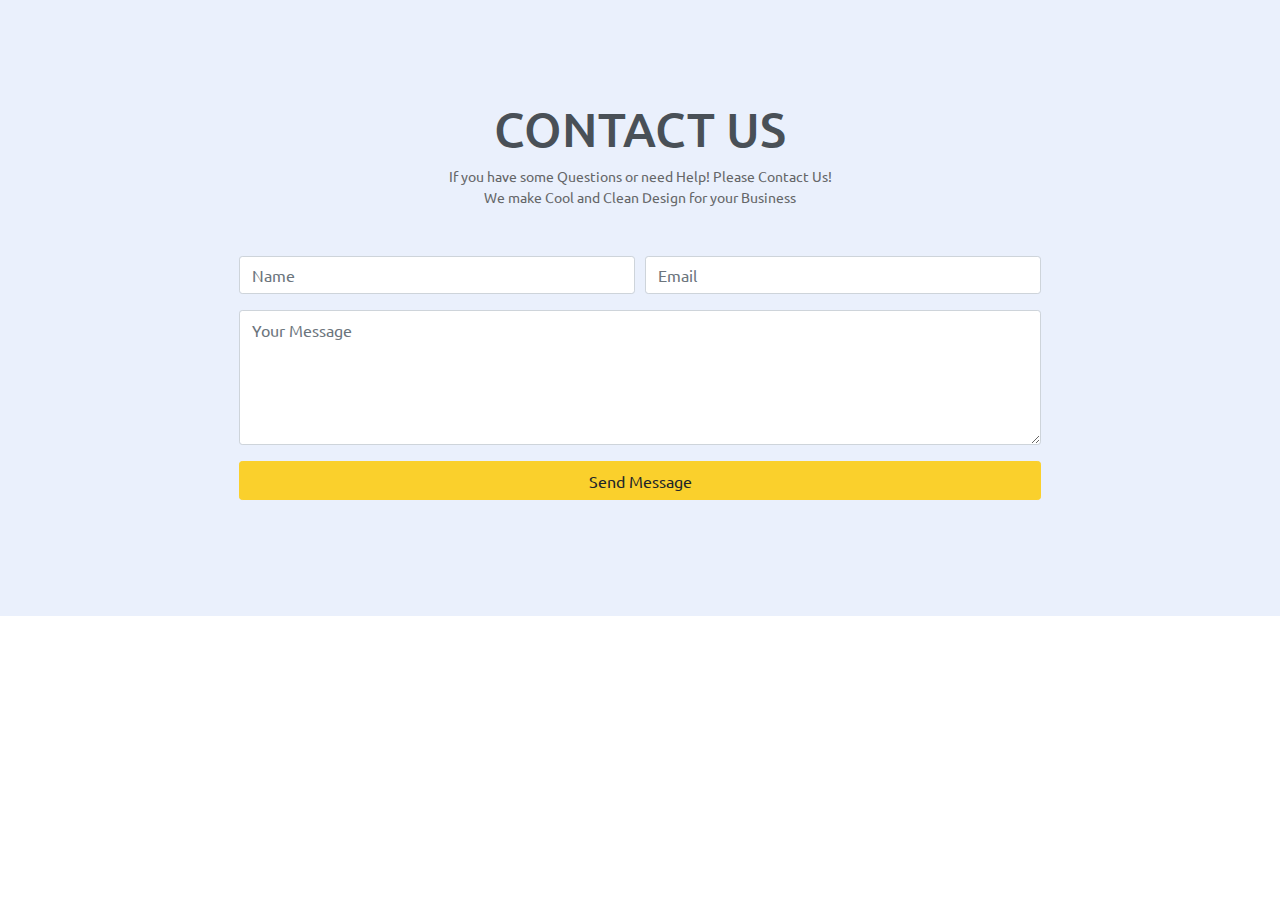
<file: Build04MyApp/wwwroot/ClientStoryCSS/index.html>
<!DOCTYPE html>
<html lang="en">
<head>
	<meta charset="utf-8">
    <meta name="viewport" content="width=device-width, initial-scale=1, shrink-to-fit=no">
    <meta name="description" content="Start your development with Creative Design landing page.">
    <meta name="author" content="Devcrud">
    <title>Creative Design | Free Bootstrap 4.3.x template</title>

    <!-- font icons -->
    <link rel="stylesheet" href="assets/vendors/themify-icons/css/themify-icons.css">

    <!-- Bootstrap + Creative Design main styles -->
	<link rel="stylesheet" href="assets/css/creative-design.css">

</head>
<body data-spy="scroll" data-target=".navbar" data-offset="40" id="home">
    
   

   
    
   


    

    <!-- Contact Section -->
    <section id="contact" class="text-center">
        <!-- container -->
        <div class="container">
            <h1>CONTACT US</h1>
            <p class="mb-5">If you have some Questions or need Help! Please Contact Us! <br> 
            We make Cool and Clean Design for your Business</p>
            
            <!-- Contact form -->
            <form class="contact-form col-md-11 col-lg-9 mx-auto">
                <div class="form-row">
                    <div class="col form-group">
                        <input type="text" class="form-control" placeholder="Name">
                    </div>
                    <div class="col form-group">
                        <input type="email" class="form-control" placeholder="Email">
                    </div>
                </div>
                <div class="form-group">
                    <textarea name="" id="" cols="30" rows="5" class="form-control" placeholder="Your Message"></textarea>
                </div>
                <div class="form-group">
                    <input type="submit" class="btn btn-primary btn-block" value="Send Message">
                </div>
            </form><!-- End of Contact form -->         
        </div><!-- End of Container-->      
    </section><!-- End of Contact Section -->   

    

           
    <!-- core  -->
    <script src="assets/vendors/jquery/jquery-3.4.1.js"></script>
    <script src="assets/vendors/bootstrap/bootstrap.bundle.js"></script>

    <!-- bootstrap affix -->
    <script src="assets/vendors/bootstrap/bootstrap.affix.js"></script>

    <!-- Creative Design js -->
    <script src="assets/js/creative-design.js"></script>

</body>
</html>
</file>
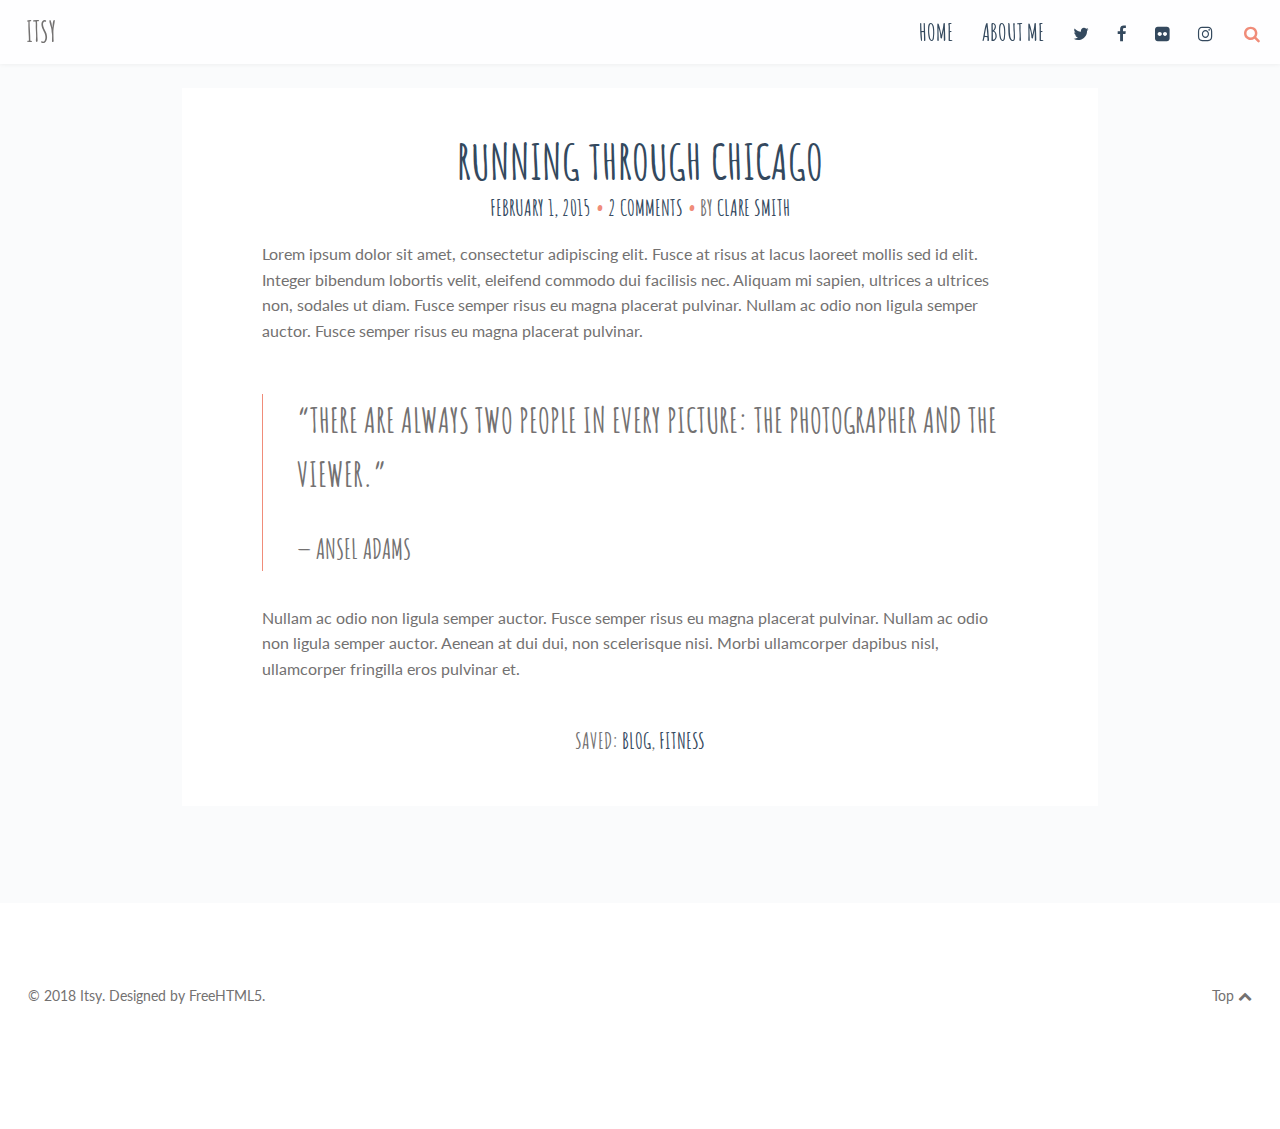
<file: Build04MyApp/wwwroot/storyDes/index.html>
<!doctype html>
<!--
	Itsy by FreeHTML5.co
	Twitter: https://twitter.com/fh5co
	Facebook: https://fb.com/fh5co
	URL: https://freehtml5.co
-->
<html class="home blog no-js" lang="en-US">
<head>
    <title>Itsy | A cutesy little template by FreeHTML5.co</title>

    <meta charset="UTF-8"/>
    <link rel="stylesheet" href="https://stackpath.bootstrapcdn.com/font-awesome/4.7.0/css/font-awesome.min.css"
          type="text/css" media="all"/>
    <link rel="stylesheet" href="https://fonts.googleapis.com/css?family=Amatic+SC%3A400%2C700%7CLato%3A400%2C700%2C400italic%2C700italic&amp;ver=4.9.8"
          type="text/css" media="screen"/>
    <link rel="stylesheet" href="style.css" type="text/css" media="screen"/>
    <link rel="stylesheet" href="print.css" type="text/css" media="print"/>
    <!--[if (lt IE 9) & (!IEMobile)]>
    <link rel="stylesheet" id="lt-ie9-css" href="ie.css" type="text/css" media="screen"/>
    <![endif]-->
    <script src='js/jquery-3.0.0.min.js'></script>
    <script src='js/jquery-migrate-3.0.1.min.js'></script>
    <!--[if lt IE 9]>
    <script src="http://html5shim.googlecode.com/svn/trunk/html5.js"></script>
    <![endif]-->
</head>
<body class="home sticky-menu sidebar-off" id="top">

<header class="header">

    <div class="header-wrap">

        <div class="logo plain logo-left">
            <div class="site-title">
                <a href="index.html" title="Go to Home">Itsy</a>
            </div>
        </div><!-- /logo -->


        <nav id="nav" role="navigation">
            <div class="table">
                <div class="table-cell">
                    <ul id="menu-menu-1">
                        <li class="menu-item">
                            <a href="index.html">Home</a></li>
                        <li class="menu-item">
                            <a href="about.html">About me</a></li>
                       
                        
                        <li class="menu-inline menu-item">
                            <a title="Twitter" href="http://twitter.com/fh5co">
                                <i class="fa fa-twitter"></i><span class="i">Twitter</span>
                            </a></li>
                        <li class="menu-inline menu-item">
                            <a title="Facebook" href="http://www.facebook.com/fh5co">
                                <i class="fa fa-facebook"></i><span class="i">Facebook</span>
                            </a></li>
                        <li class="menu-inline menu-item">
                            <a title="Flickr" href="#"><i class="fa fa-flickr"></i><span class="i">Flickr</span></a>
                        </li>
                        <li class="menu-inline menu-item">
                            <a title="Instagram" href="#">
                                <i class="fa fa-instagram"></i><span class="i">Instagram</span>
                            </a>
                        </li>
                    </ul>
                </div>
            </div>
        </nav>
        <a href="#nav" class="menu-trigger"><i class="fa fa-bars"></i></a>

        <a href="#topsearch" class="search-trigger"><i class="fa fa-search"></i></a>

    </div>

</header>




<div class="wrap full-wrap">
    <div class="main-wrap">
        <section class="main main-archive">
            <div class="loop">


                <article class="post format-gallery post_format-post-format-gallery">


                    <a href="#"
                       title="Running through Chicago">
                      
                    </a>

                    <div class="inner">

                        <h2 class="entry-title">
                            <a href="#"
                               title="Running through Chicago">
                                Running through Chicago </a>
                        </h2>
                        <ul class="meta top">
                            <li class="time">
                                <a href="#"
                                   title="Running through Chicago">
                                    <time class="post-date updated" datetime="2015-02-01">February 1, 2015</time>
                                </a></li>

                            <li class="comments post-tags">
                                <a href="#">2
                                    Comments</a></li>

                            <li class="author-m post-tags">
                                By <span class="vcard author post-author"><span class="fn"><a
                                    href="#"
                                    title="Posts by Clare Smith" rel="author">Clare Smith</a></span></span>
                            </li>

                        </ul>
                        <div class="post-content">
                            <p>Lorem ipsum dolor sit amet, consectetur adipiscing elit. Fusce at risus at lacus laoreet
                                mollis sed id elit. Integer bibendum lobortis velit, eleifend commodo dui facilisis nec.
                                Aliquam mi sapien, ultrices a ultrices non, sodales ut diam. Fusce semper risus eu magna
                                placerat pulvinar. Nullam ac odio non ligula semper auctor. Fusce semper risus eu magna
                                placerat pulvinar.</p>
                            <blockquote><p>“There are always two people in every picture: the photographer and the
                                viewer.”<cite>Ansel Adams</cite></p></blockquote>
                            <p>Nullam ac odio non ligula semper auctor. Fusce semper risus eu magna placerat pulvinar.
                                Nullam ac odio non ligula semper auctor. Aenean at dui dui, non scelerisque nisi. Morbi
                                ullamcorper dapibus nisl, ullamcorper fringilla eros pulvinar et.
                        </div>


                        <ul class="meta bottom">


                            <li class="cat post-tags">Saved: <a
                                    href="#">Blog</a>,
                                <a href="#">Fitness</a>
                            </li>


                        </ul>

                    </div>
                </article>


               


              


               

               


                



  		 


            </div>


        </section>


    </div><!-- /main-wrap -->


</div><!-- /wrap -->


<div class="footer-widgets widget-count-4">


<footer class="footer">
    <div class="footer-wrap">
        <div id="footer-text">&copy; 2018 Itsy.
            Designed by <a href="https://freehtml5.co" target="_blank">FreeHTML5</a>.</div>

        <a href="#top" id="btt">Top <i class="fa fa-chevron-up"></i></a>
    </div>
</footer>

<div id="topsearch">
    <div class="table">
        <div class="table-cell">
            <form role="search" method="get" class="searchform" action="index.html">
                <div>
                    <input type="text" value="" name="s" class="s" placeholder="Type and hit enter"/>
                    <input type="submit" class="searchsubmit" value="Search"/>
                </div>
            </form>
        </div>
    </div>
    <a href="#topsearch" class="search-trigger"><i class="fa fa-times"></i></a>
</div>


<script>var ie9 = false;</script>
<!--[if lte IE 9 ]>
<script> var ie9 = true; </script>
<![endif]-->
<script src="js/global-plugins.min.js"></script>
<script src="js/main.js"></script>
</body>
</html>
</file>
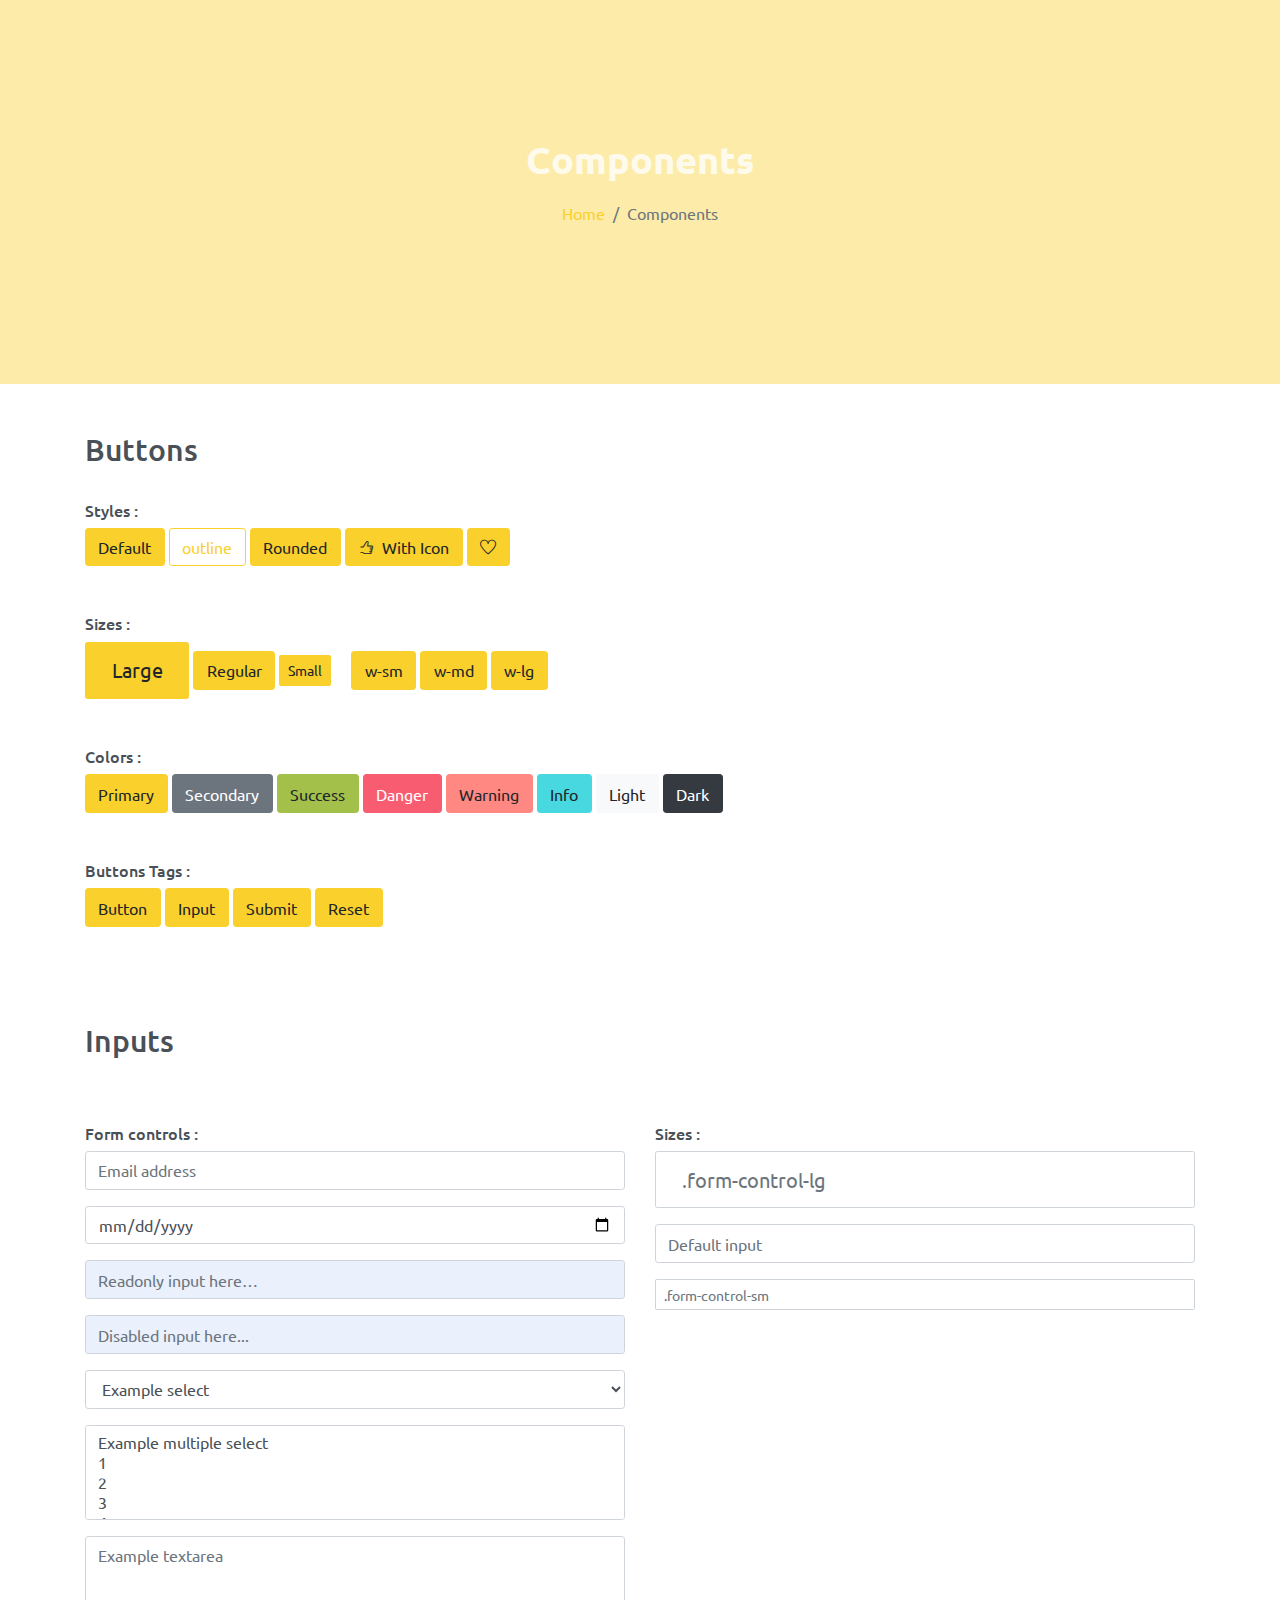
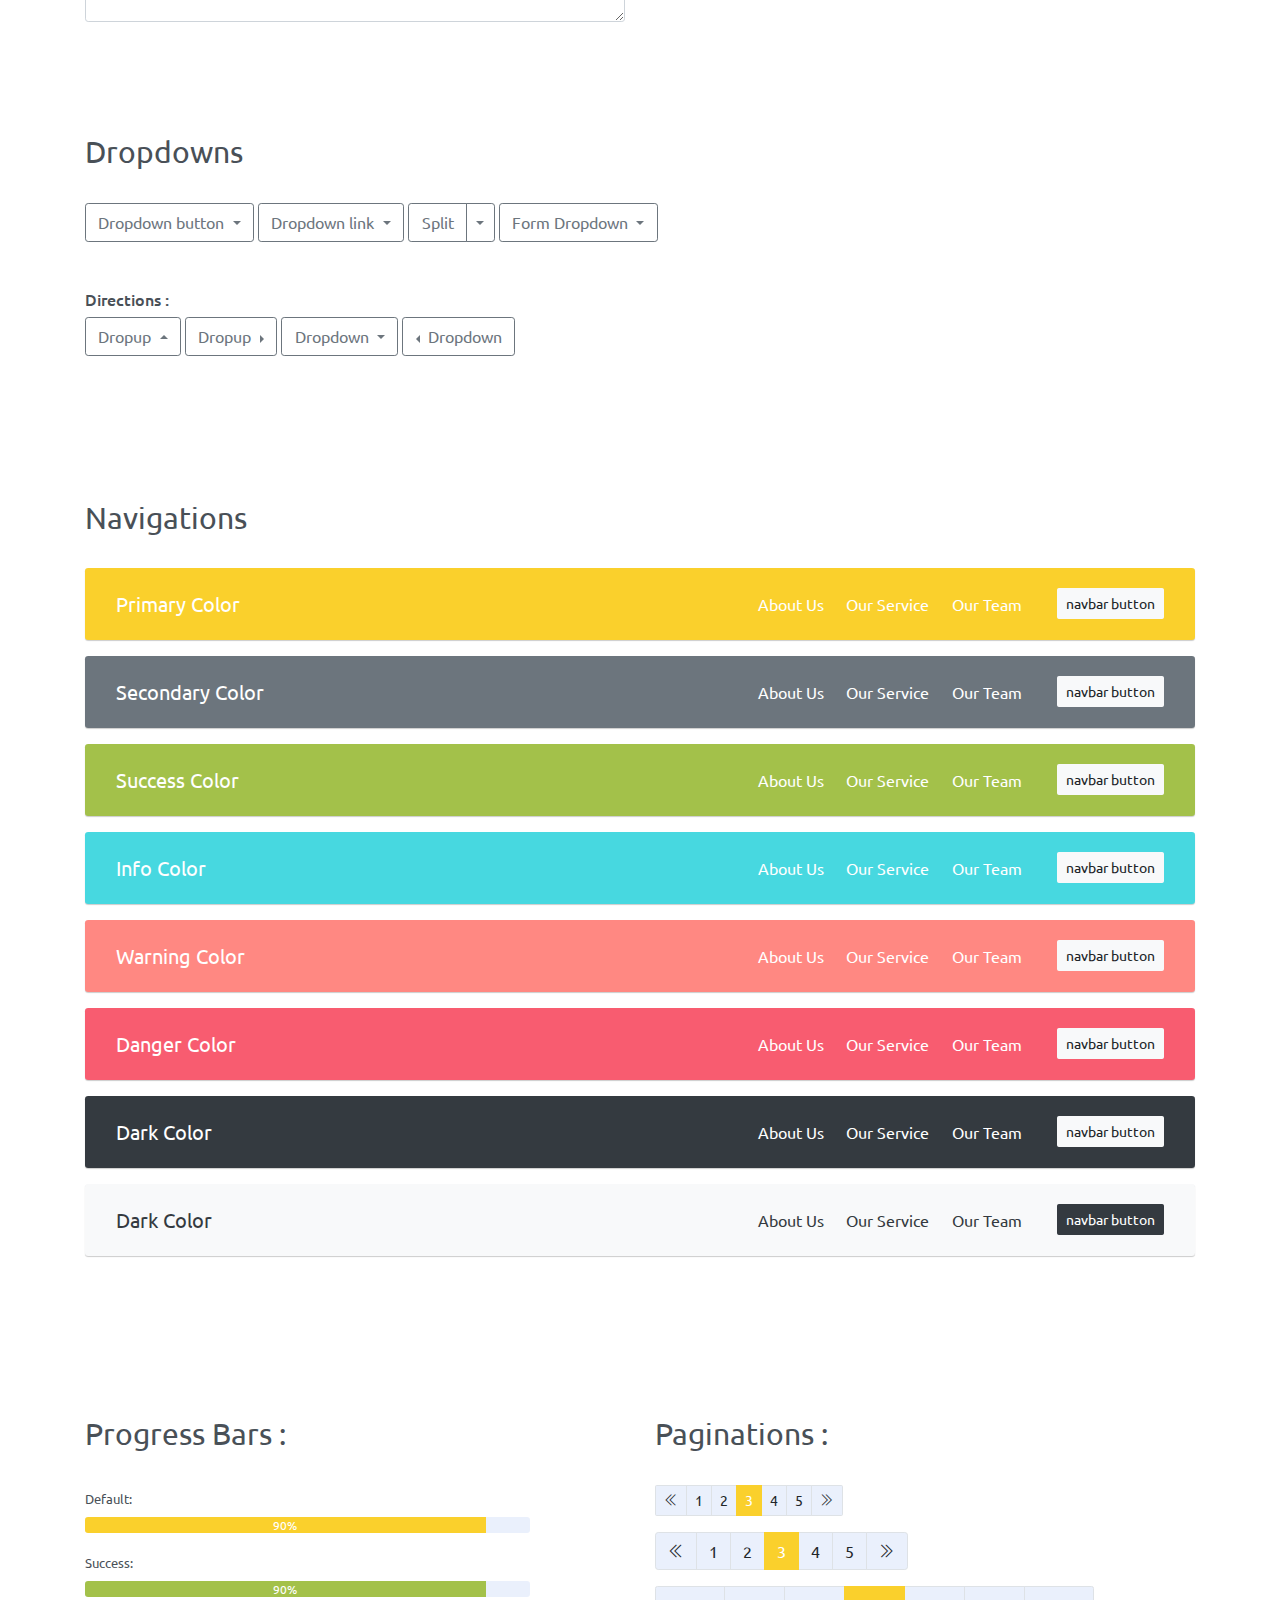
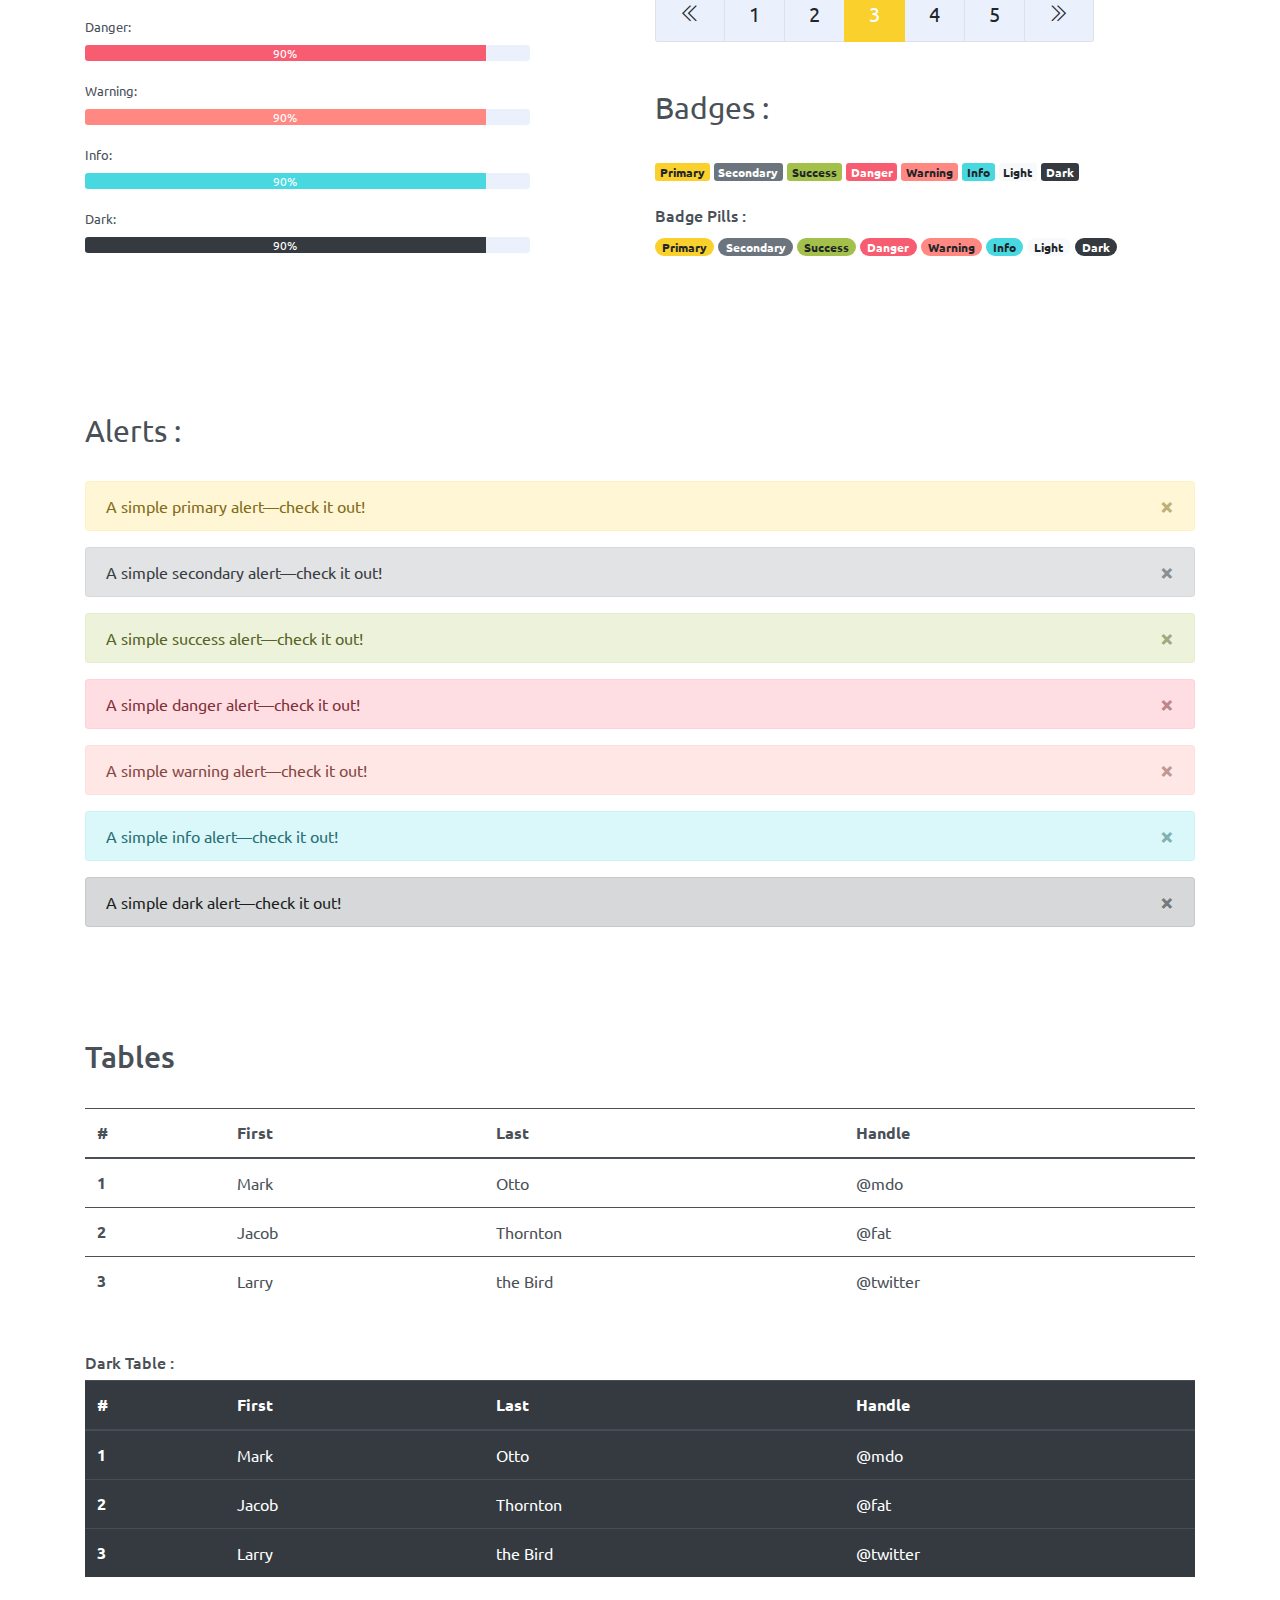
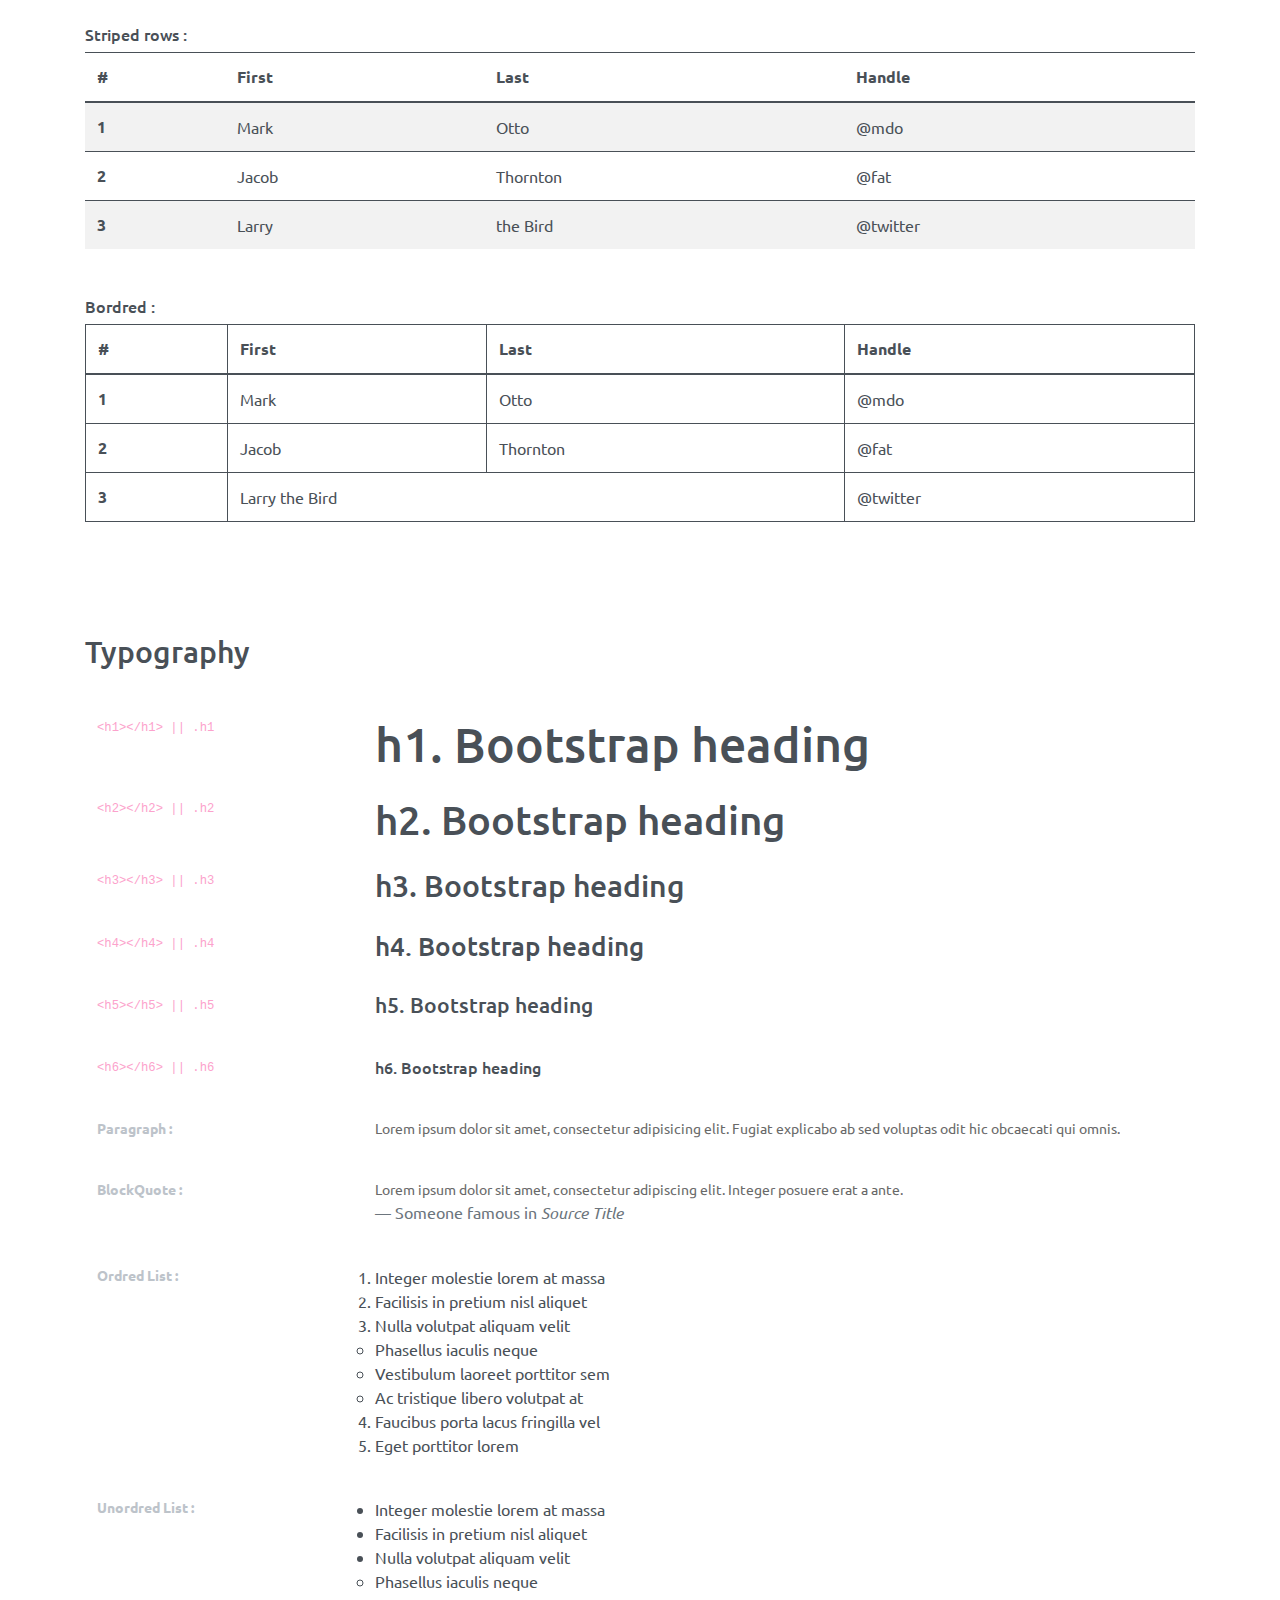
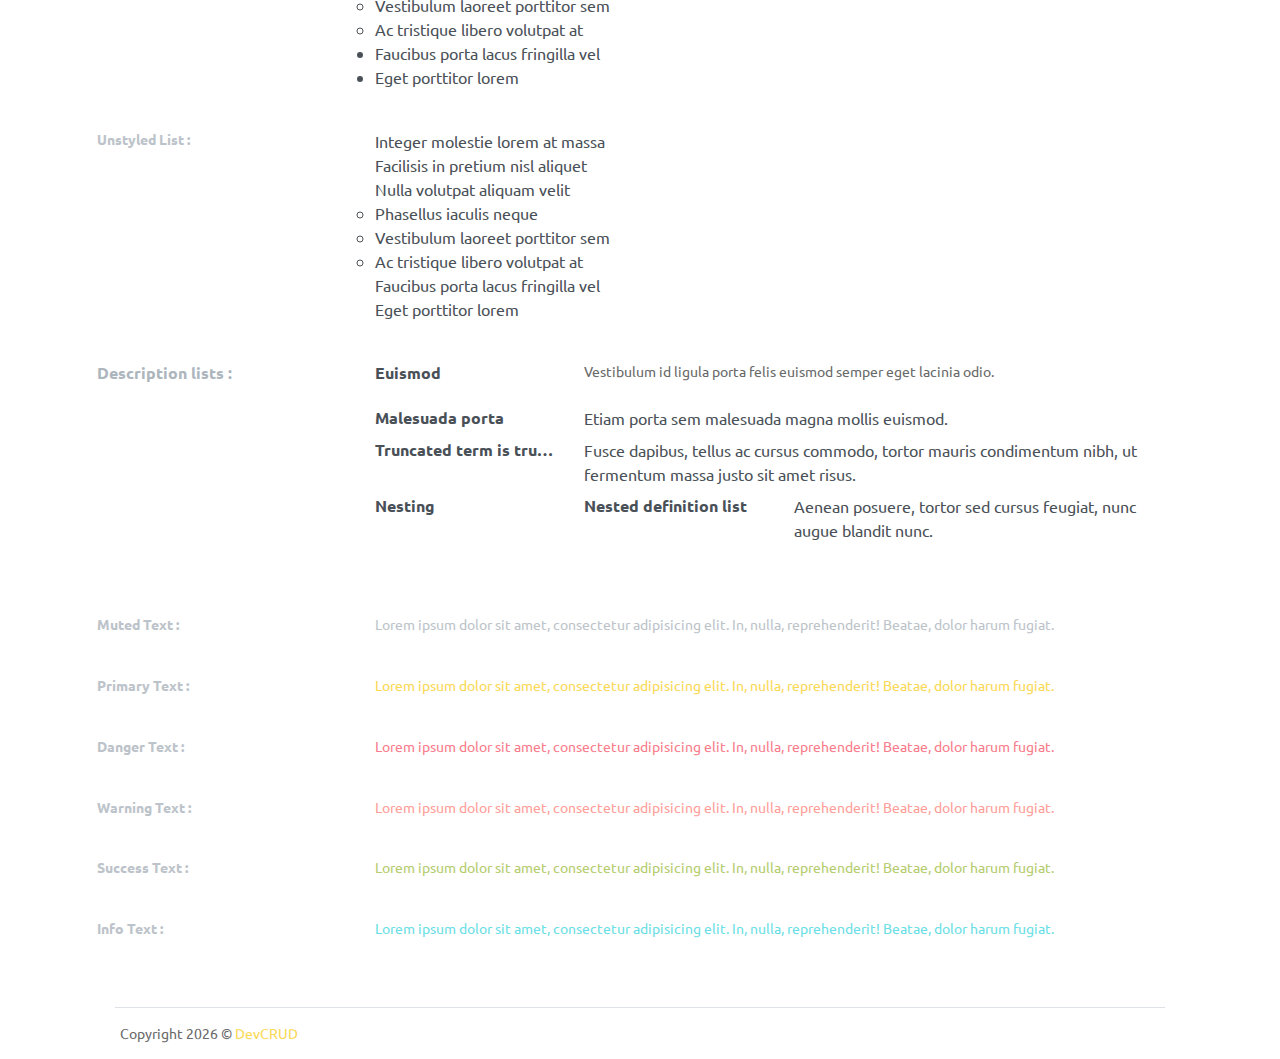
<file: Build04MyApp/wwwroot/ClientStoryCSS/components.html>
<!DOCTYPE html>
<html lang="en">
<head>
   <meta charset="utf-8">
    <meta name="viewport" content="width=device-width, initial-scale=1, shrink-to-fit=no">
    <meta name="description" content="Start your development with Creative Design landing page.">
    <meta name="author" content="Devcrud">
    <title>Creative Design | Components</title>

    <!-- font icons -->
    <link rel="stylesheet" href="assets/vendors/themify-icons/css/themify-icons.css">

    <!-- Bootstrap + Creative Design main styles -->
   <link rel="stylesheet" href="assets/css/creative-design.css">

</head>
<body class="dark-theme">

   <!-- Page Header -->
   <header class="header header-mini"> 
      <div class="header-title">Components</div> 
      <nav aria-label="breadcrumb">
         <ol class="breadcrumb">
            <li class="breadcrumb-item"><a href="index.html">Home</a></li>
            <li class="breadcrumb-item active" aria-current="page">Components</li>
         </ol>
      </nav>
   </header> <!-- End Of Page Header -->

   <!-- main content -->
   <div class="container">

      <!-- Buttons -->
      <h3 class="mt-5">Buttons</h3>
      <hr>
      <h6 class="section-secondary-title">Styles :</h6>
      <button class="btn btn-primary">Default</button>
      <button class="btn btn-outline-primary">outline</button>
      <button class="btn btn-primary rounded">Rounded</button>
      <button class="btn btn-primary rounded"><i class="ti-thumb-up pr-1"></i> With Icon</button>
      <button class="btn btn-primary circle"><i class="ti-heart"></i></button>

      <h6 class="section-secondary-title mt-5">Sizes :</h6>
      <button class="btn btn-primary btn-lg">Large</button>
      <button class="btn btn-primary ">Regular</button>
      <button class="btn btn-primary btn-sm">Small</button>
      <button class="btn btn-primary w-sm ml-3">w-sm</button>
      <button class="btn btn-primary w-md">w-md</button>
      <button class="btn btn-primary w-lg">w-lg</button>

      <h6 class="section-secondary-title mt-5">Colors :</h6>          
      <button type="button" class="btn btn-primary">Primary</button>
      <button type="button" class="btn btn-secondary">Secondary</button>
      <button type="button" class="btn btn-success">Success</button>
      <button type="button" class="btn btn-danger">Danger</button>
      <button type="button" class="btn btn-warning">Warning</button>
      <button type="button" class="btn btn-info">Info</button>
      <button type="button" class="btn btn-light">Light</button>
      <button type="button" class="btn btn-dark">Dark</button>

      <h6 class="section-secondary-title mt-5">Buttons Tags :</h6>
      <button class="btn btn-primary" type="submit">Button</button>
      <input class="btn btn-primary" type="button" value="Input">
      <input class="btn btn-primary" type="submit" value="Submit">
      <input class="btn btn-primary" type="reset" value="Reset">
      
      <!-- devider -->
      <div class="py-5"></div>

      <!-- Inputs -->
      <h3>Inputs</h3>
      <hr>
      <div class="row mt-5">
         <div class="col-md-6">
            <h6 class="section-secondary-title">Form controls :</h6>        
            <div class="form-group">
               <input type="email" class="form-control" id="exampleFormControlInput1" placeholder="Email address">
            </div>
            <div class="form-group">
               <input type="date" class="form-control" id="exampleFormControlInput1" placeholder="Date">
            </div>
            <div class="form-group">
               <input class="form-control" type="text" placeholder="Readonly input here…" readonly>
            </div>
            <div class="form-group">
               <input class="form-control" id="disabledInput" type="text" placeholder="Disabled input here..." disabled>
            </div>
            <div class="form-group">
               <select class="form-control" id="exampleFormControlSelect1">
                  <option>Example select</option>
                  <option>1</option>
                  <option>2</option>
                  <option>3</option>
                  <option>4</option>
                  <option>5</option>
               </select>
            </div>
            <div class="form-group">
               <select multiple class="form-control" id="exampleFormControlSelect2">
                  <option>Example multiple select</option>
                  <option>1</option>
                  <option>2</option>
                  <option>3</option>
                  <option>4</option>
                  <option>5</option>
               </select>
            </div>
            <div class="form-group">
               <textarea class="form-control" id="exampleFormControlTextarea1" rows="3" placeholder="Example textarea"></textarea>
            </div>
         </div>
         <div class="col-md-6">
            <h6 class="section-secondary-title">Sizes :</h6>    
            <div class="form-group">
               <input class="form-control form-control-lg" type="text" placeholder=".form-control-lg">             
            </div>
            <div class="form-group">
               <input class="form-control" type="text" placeholder="Default input">
            </div>
            <div class="form-group">
               <input class="form-control form-control-sm" type="text" placeholder=".form-control-sm"> 
            </div>
         </div>
      </div> <!-- end of inputs -->   

      <!-- devider -->
      <div class="py-5"></div>             

      <!-- Dropdowns -->
      <h3 class="components-section-title font-weight-normal">Dropdowns</h3>
      <hr>
      <div class="dropdown d-inline-block">
         <button class="btn btn-outline-secondary dropdown-toggle" type="button" id="dropdownMenuButton" data-toggle="dropdown" aria-haspopup="true" aria-expanded="false">
         Dropdown button
         </button>
         <div class="dropdown-menu" aria-labelledby="dropdownMenuButton">
         <a class="dropdown-item" href="#">Action</a>
         <a class="dropdown-item" href="#">Another action</a>
         <a class="dropdown-item" href="#">Something else here</a>
         </div>
      </div>
      <div class="dropdown d-inline-block">
         <a class="btn btn-outline-secondary dropdown-toggle" href="#" role="button" id="dropdownMenuLink" data-toggle="dropdown" aria-haspopup="true" aria-expanded="false">
            Dropdown link
         </a>
         <div class="dropdown-menu" aria-labelledby="dropdownMenuLink">
            <a class="dropdown-item" href="#">Action</a>
            <a class="dropdown-item" href="#">Another action</a>
            <a class="dropdown-item" href="#">Something else here</a>
         </div>
      </div>
      <div class="btn-group">
         <button type="button" class="btn btn-outline-secondary">Split</button>
         <button type="button" class="btn btn-outline-secondary dropdown-toggle dropdown-toggle-split" data-toggle="dropdown" aria-haspopup="true" aria-expanded="false">
         <span class="sr-only">Toggle Dropdown</span>
         </button>
         <div class="dropdown-menu">
            <a class="dropdown-item" href="#">Action</a>
            <a class="dropdown-item" href="#">Another action</a>
            <a class="dropdown-item" href="#">Something else here</a>
            <div class="dropdown-divider"></div>
            <a class="dropdown-item" href="#">Separated link</a>
         </div>
      </div>
      <div class="btn-group">
         <button class="btn btn-outline-secondary dropdown-toggle" type="button" id="dropdownMenuButton" data-toggle="dropdown" aria-haspopup="true" aria-expanded="false">
            Form Dropdown
         </button>
         <div class="dropdown-menu form">
            <form class="px-4 py-3">
               <div class="form-group">
                  <input type="email" class="form-control" id="exampleDropdownFormEmail1" placeholder="email@example.com">
               </div>
               <div class="form-group">
                  <input type="password" class="form-control" id="exampleDropdownFormPassword1" placeholder="Password">
               </div>
               <div class="form-check mb-3">
                  <input type="checkbox" class="form-check-input" id="dropdownCheck">
                  <label class="form-check-label" for="dropdownCheck">
                     Remember me
                  </label>
               </div>
               <button type="submit" class="btn btn-primary btn-block">Sign in</button>
            </form>
            <div class="dropdown-divider"></div>
            <a class="dropdown-item" href="#"><small>New around here? Sign up</small></a>
            <a class="dropdown-item" href="#"><small>Forgot password?</small></a>
         </div>
      </div>       
      <h6 class="section-secondary-title mt-5">Directions :</h6>  
      <div class="btn-group dropup">
         <button type="button" class="btn btn-outline-secondary dropdown-toggle" data-toggle="dropdown" aria-haspopup="true" aria-expanded="false">
            Dropup
         </button>
         <div class="dropdown-menu">
            <a class="dropdown-item" href="#">Action</a>
            <a class="dropdown-item" href="#">Another action</a>
            <a class="dropdown-item" href="#">Something else here</a>
            <div class="dropdown-divider"></div>
            <a class="dropdown-item" href="#">Separated link</a>
         </div>
      </div>
      <div class="btn-group dropright">
         <button type="button" class="btn btn-outline-secondary dropdown-toggle" data-toggle="dropdown" aria-haspopup="true" aria-expanded="false">
            Dropup
         </button>
         <div class="dropdown-menu">
            <a class="dropdown-item" href="#">Action</a>
            <a class="dropdown-item" href="#">Another action</a>
            <a class="dropdown-item" href="#">Something else here</a>
            <div class="dropdown-divider"></div>
            <a class="dropdown-item" href="#">Separated link</a>
         </div>
      </div>
      <div class="btn-group">
         <button type="button" class="btn btn-outline-secondary dropdown-toggle" data-toggle="dropdown" aria-haspopup="true" aria-expanded="false">
            Dropdown
         </button>
         <div class="dropdown-menu">
            <a class="dropdown-item" href="#">Action</a>
            <a class="dropdown-item" href="#">Another action</a>
            <a class="dropdown-item" href="#">Something else here</a>
            <div class="dropdown-divider"></div>
            <a class="dropdown-item" href="#">Separated link</a>
         </div>
      </div>
      <div class="btn-group dropleft">
         <button type="button" class="btn btn-outline-secondary dropdown-toggle" data-toggle="dropdown" aria-haspopup="true" aria-expanded="false">
            Dropdown
         </button>
         <div class="dropdown-menu">
            <a class="dropdown-item" href="#">Action</a>
            <a class="dropdown-item" href="#">Another action</a>
            <a class="dropdown-item" href="#">Something else here</a>
            <div class="dropdown-divider"></div>
            <a class="dropdown-item" href="#">Separated link</a>
         </div>
      </div> <!-- end of Dropdowns -->  

      <!-- devider -->
      <div class="py-5"></div>   

      <!-- navbars -->
      <h3 class="components-section-title font-weight-normal mt-5">Navigations</h3>
      <hr>
      <nav class="navbar navbar-expand-sm navbar-dark bg-primary rounded shadow mb-3">
         <div class="container">
            <a class="navbar-brand" href="#">Primary Color</a>
            <button class="navbar-toggler ml-auto" type="button" data-toggle="collapse" data-target="#navbarSupportedContent" aria-controls="navbarSupportedContent" aria-expanded="false" aria-label="Toggle navigation">
            <span class="navbar-toggler-icon"></span>
            </button>
            <div class="collapse navbar-collapse" id="navbarSupportedContent">
               <ul class="navbar-nav ml-auto"> 
                  <li class="nav-item">
                     <a class="nav-link" href="#about">About Us</a>
                  </li>
                  <li class="nav-item">
                     <a class="nav-link" href="#service">Our Service</a>
                  </li>
                  <li class="nav-item">
                     <a class="nav-link" href="#team">Our Team</a>
                  </li>
                  <li class="nav-item">
                     <a href="#book-table" class="ml-4 mt-1 btn btn-light btn-sm">navbar button</a>
                  </li>
               </ul>                       
            </div>
         </div>
      </nav>
      <nav class="navbar navbar-expand-sm navbar-dark bg-secondary rounded shadow mb-3">
         <div class="container">
            <a class="navbar-brand" href="#">Secondary Color</a>
            <button class="navbar-toggler ml-auto" type="button" data-toggle="collapse" data-target="#navbarSupportedContent" aria-controls="navbarSupportedContent" aria-expanded="false" aria-label="Toggle navigation">
            <span class="navbar-toggler-icon"></span>
            </button>
            <div class="collapse navbar-collapse" id="navbarSupportedContent">
               <ul class="navbar-nav ml-auto"> 
                  <li class="nav-item">
                     <a class="nav-link" href="#about">About Us</a>
                  </li>
                  <li class="nav-item">
                     <a class="nav-link" href="#service">Our Service</a>
                  </li>
                  <li class="nav-item">
                     <a class="nav-link" href="#team">Our Team</a>
                  </li>
                  <li class="nav-item">
                     <a href="#book-table" class="ml-4 mt-1 btn btn-light btn-sm">navbar button</a>
                  </li>
               </ul>                       
            </div>
         </div>
      </nav>
      <nav class="navbar navbar-expand-sm navbar-dark bg-success rounded shadow mb-3">
         <div class="container">
            <a class="navbar-brand" href="#">Success Color</a>
            <button class="navbar-toggler ml-auto" type="button" data-toggle="collapse" data-target="#navbarSupportedContent" aria-controls="navbarSupportedContent" aria-expanded="false" aria-label="Toggle navigation">
            <span class="navbar-toggler-icon"></span>
            </button>
            <div class="collapse navbar-collapse" id="navbarSupportedContent">
               <ul class="navbar-nav ml-auto"> 
                  <li class="nav-item">
                     <a class="nav-link" href="#about">About Us</a>
                  </li>
                  <li class="nav-item">
                     <a class="nav-link" href="#service">Our Service</a>
                  </li>
                  <li class="nav-item">
                     <a class="nav-link" href="#team">Our Team</a>
                  </li>
                  <li class="nav-item">
                     <a href="#book-table" class="ml-4 mt-1 btn btn-light btn-sm">navbar button</a>
                  </li>
               </ul>                       
            </div>
         </div>
      </nav>
      <nav class="navbar navbar-expand-sm navbar-dark bg-info rounded shadow mb-3">
         <div class="container">
            <a class="navbar-brand" href="#">Info Color</a>
            <button class="navbar-toggler ml-auto" type="button" data-toggle="collapse" data-target="#navbarSupportedContent" aria-controls="navbarSupportedContent" aria-expanded="false" aria-label="Toggle navigation">
            <span class="navbar-toggler-icon"></span>
            </button>
            <div class="collapse navbar-collapse" id="navbarSupportedContent">
               <ul class="navbar-nav ml-auto"> 
                  <li class="nav-item">
                     <a class="nav-link" href="#about">About Us</a>
                  </li>
                  <li class="nav-item">
                     <a class="nav-link" href="#service">Our Service</a>
                  </li>
                  <li class="nav-item">
                     <a class="nav-link" href="#team">Our Team</a>
                  </li>
                  <li class="nav-item">
                     <a href="#book-table" class="ml-4 mt-1 btn btn-light btn-sm">navbar button</a>
                  </li>
               </ul>                       
            </div>
         </div>
      </nav>
      <nav class="navbar navbar-expand-sm navbar-dark bg-warning rounded shadow mb-3">
         <div class="container">
            <a class="navbar-brand" href="#">Warning Color</a>
            <button class="navbar-toggler ml-auto" type="button" data-toggle="collapse" data-target="#navbarSupportedContent" aria-controls="navbarSupportedContent" aria-expanded="false" aria-label="Toggle navigation">
            <span class="navbar-toggler-icon"></span>
            </button>
            <div class="collapse navbar-collapse" id="navbarSupportedContent">
               <ul class="navbar-nav ml-auto"> 
                  <li class="nav-item">
                     <a class="nav-link" href="#about">About Us</a>
                  </li>
                  <li class="nav-item">
                     <a class="nav-link" href="#service">Our Service</a>
                  </li>
                  <li class="nav-item">
                     <a class="nav-link" href="#team">Our Team</a>
                  </li>
                  <li class="nav-item">
                     <a href="#book-table" class="ml-4 mt-1 btn btn-light btn-sm">navbar button</a>
                  </li>
               </ul>                       
            </div>
         </div>
      </nav>
      <nav class="navbar navbar-expand-sm navbar-dark bg-danger rounded shadow mb-3">
         <div class="container">
            <a class="navbar-brand" href="#">Danger Color</a>
            <button class="navbar-toggler ml-auto" type="button" data-toggle="collapse" data-target="#navbarSupportedContent" aria-controls="navbarSupportedContent" aria-expanded="false" aria-label="Toggle navigation">
            <span class="navbar-toggler-icon"></span>
            </button>
            <div class="collapse navbar-collapse" id="navbarSupportedContent">
               <ul class="navbar-nav ml-auto"> 
                  <li class="nav-item">
                     <a class="nav-link" href="#about">About Us</a>
                  </li>
                  <li class="nav-item">
                     <a class="nav-link" href="#service">Our Service</a>
                  </li>
                  <li class="nav-item">
                     <a class="nav-link" href="#team">Our Team</a>
                  </li>
                  <li class="nav-item">
                     <a href="#book-table" class="ml-4 mt-1 btn btn-light btn-sm">navbar button</a>
                  </li>
               </ul>                       
            </div>
         </div>
      </nav>
      <nav class="navbar navbar-expand-sm navbar-dark bg-dark rounded shadow mb-3">
         <div class="container">
            <a class="navbar-brand" href="#">Dark Color</a>
            <button class="navbar-toggler ml-auto" type="button" data-toggle="collapse" data-target="#navbarSupportedContent" aria-controls="navbarSupportedContent" aria-expanded="false" aria-label="Toggle navigation">
            <span class="navbar-toggler-icon"></span>
            </button>
            <div class="collapse navbar-collapse" id="navbarSupportedContent">
               <ul class="navbar-nav ml-auto"> 
                  <li class="nav-item">
                     <a class="nav-link" href="#about">About Us</a>
                  </li>
                  <li class="nav-item">
                     <a class="nav-link" href="#service">Our Service</a>
                  </li>
                  <li class="nav-item">
                     <a class="nav-link" href="#team">Our Team</a>
                  </li>
                  <li class="nav-item">
                     <a href="#book-table" class="ml-4 mt-1 btn btn-light btn-sm">navbar button</a>
                  </li>
               </ul>                       
            </div>
         </div>
      </nav>
      <nav class="navbar navbar-expand-sm navbar-light bg-light rounded shadow mb-3">
         <div class="container">
            <a class="navbar-brand" href="#">Dark Color</a>
            <button class="navbar-toggler ml-auto" type="button" data-toggle="collapse" data-target="#navbarSupportedContent" aria-controls="navbarSupportedContent" aria-expanded="false" aria-label="Toggle navigation">
            <span class="navbar-toggler-icon"></span>
            </button>
            <div class="collapse navbar-collapse" id="navbarSupportedContent">
               <ul class="navbar-nav ml-auto"> 
                  <li class="nav-item">
                     <a class="nav-link" href="#about">About Us</a>
                  </li>
                  <li class="nav-item">
                     <a class="nav-link" href="#service">Our Service</a>
                  </li>
                  <li class="nav-item">
                     <a class="nav-link" href="#team">Our Team</a>
                  </li>
                  <li class="nav-item">
                     <a href="#book-table" class="ml-4 mt-1 btn btn-dark btn-sm">navbar button</a>
                  </li>
               </ul>                       
            </div>
         </div>
      </nav>
      <!-- End of navbars -->

      <!-- devider -->
      <div class="py-5"></div>   
      
      <!-- progress bars -->
      <div class="row justify-content-between">
         <div class="col-md-5">
            <h3 class="components-section-title font-weight-normal mt-5">Progress Bars :</h3>
            <hr>
            <small>Default: </small>
            <div class="progress mt-2 mb-3">
               <div class="progress-bar" role="progressbar" style="width: 90%" aria-valuenow="25" aria-valuemin="0" aria-valuemax="100"><span>90%</span></div>
            </div>
            <small>Success:</small>
            <div class="progress mt-2 mb-3">
               <div class="progress-bar bg-success" role="progressbar" style="width: 90%" aria-valuenow="25" aria-valuemin="0" aria-valuemax="100"><span>90%</span></div>
            </div>
            <small>Danger:</small>
            <div class="progress mt-2 mb-3">
               <div class="progress-bar bg-danger" role="progressbar" style="width: 90%" aria-valuenow="25" aria-valuemin="0" aria-valuemax="100"><span>90%</span></div>
            </div>
            <small>Warning:</small>
            <div class="progress mt-2 mb-3">
               <div class="progress-bar bg-warning" role="progressbar" style="width: 90%" aria-valuenow="25" aria-valuemin="0" aria-valuemax="100"><span>90%</span></div>
            </div>
            <small>Info:</small>
            <div class="progress mt-2 mb-3">
               <div class="progress-bar bg-info" role="progressbar" style="width: 90%" aria-valuenow="25" aria-valuemin="0" aria-valuemax="100"><span>90%</span></div>
            </div>
            <small>Dark:</small>
            <div class="progress mt-2 mb-3">
               <div class="progress-bar bg-dark" role="progressbar" style="width: 90%" aria-valuenow="25" aria-valuemin="0" aria-valuemax="100"><span>90%</span></div>
            </div>
         </div>
         <div class="col-md-6">
            <h3 class="components-section-title font-weight-normal mt-5">Paginations :</h3>
            <hr>
            <nav aria-label="Page navigation example">
               <ul class="pagination pagination-sm">
                  <li class="page-item"><a class="page-link" href="#"><i class="ti-angle-double-left"></i></a></li>
                  <li class="page-item"><a class="page-link" href="#">1</a></li>
                  <li class="page-item"><a class="page-link" href="#">2</a></li>
                  <li class="page-item active"><a class="page-link" href="#">3</a></li>
                  <li class="page-item"><a class="page-link" href="#">4</a></li>
                  <li class="page-item"><a class="page-link" href="#">5</a></li>
                  <li class="page-item"><a class="page-link" href="#"><i class="ti-angle-double-right"></i></a></li>
               </ul>
            </nav>
            <nav aria-label="Page navigation example">
               <ul class="pagination">
               <li class="page-item"><a class="page-link" href="#"><i class="ti-angle-double-left"></i></a></li>
                  <li class="page-item"><a class="page-link" href="#">1</a></li>
                  <li class="page-item"><a class="page-link" href="#">2</a></li>
                  <li class="page-item active"><a class="page-link" href="#">3</a></li>
                  <li class="page-item"><a class="page-link" href="#">4</a></li>
                  <li class="page-item"><a class="page-link" href="#">5</a></li>
                  <li class="page-item"><a class="page-link" href="#"><i class="ti-angle-double-right"></i></a></li>
               </ul>
            </nav>
            <nav aria-label="Page navigation example">
               <ul class="pagination pagination-lg">
                  <li class="page-item"><a class="page-link" href="#"><i class="ti-angle-double-left"></i></a></li>
                  <li class="page-item"><a class="page-link" href="#">1</a></li>
                  <li class="page-item"><a class="page-link" href="#">2</a></li>
                  <li class="page-item active"><a class="page-link" href="#">3</a></li>
                  <li class="page-item"><a class="page-link" href="#">4</a></li>
                  <li class="page-item"><a class="page-link" href="#">5</a></li>
                  <li class="page-item"><a class="page-link" href="#"><i class="ti-angle-double-right"></i></a></li>
               </ul>
            </nav>

            <!-- Badges -->
            <h3 class="components-section-title font-weight-normal mt-5">Badges :</h3>
            <hr>
            <span class="badge badge-primary">Primary</span>
            <span class="badge badge-secondary">Secondary</span>
            <span class="badge badge-success">Success</span>
            <span class="badge badge-danger">Danger</span>
            <span class="badge badge-warning">Warning</span>
            <span class="badge badge-info">Info</span>
            <span class="badge badge-light">Light</span>
            <span class="badge badge-dark">Dark</span>
            <h6 class="section-secondary-title mt-4 mb-2">Badge Pills :</h6>
            <span class="badge badge-pill badge-primary">Primary</span>
            <span class="badge badge-pill badge-secondary">Secondary</span>
            <span class="badge badge-pill badge-success">Success</span>
            <span class="badge badge-pill badge-danger">Danger</span>
            <span class="badge badge-pill badge-warning">Warning</span>
            <span class="badge badge-pill badge-info">Info</span>
            <span class="badge badge-pill badge-light">Light</span>
            <span class="badge badge-pill badge-dark">Dark</span>
         </div>
      </div> <!-- End of Progress bars -->

      <!-- devider -->
      <div class="py-5"></div>  

      <!-- Alerts -->
      <h3 class="components-section-title font-weight-normal mt-5">Alerts :</h3>
      <hr>
      <div class="alert alert-primary alert-dismissible fade show" role="alert">
         A simple primary alert—check it out!
         <button type="button" class="close" data-dismiss="alert" aria-label="Close">
            <span aria-hidden="true">&times;</span>
         </button>
      </div>
      <div class="alert alert-secondary alert-dismissible fade show" role="alert">
         A simple secondary alert—check it out!
         <button type="button" class="close" data-dismiss="alert" aria-label="Close">
            <span aria-hidden="true">&times;</span>
         </button>
      </div>
      <div class="alert alert-success alert-dismissible fade show" role="alert">
         A simple success alert—check it out!
         <button type="button" class="close" data-dismiss="alert" aria-label="Close">
            <span aria-hidden="true">&times;</span>
         </button>
      </div>
      <div class="alert alert-danger alert-dismissible fade show" role="alert">
         A simple danger alert—check it out!
         <button type="button" class="close" data-dismiss="alert" aria-label="Close">
            <span aria-hidden="true">&times;</span>
         </button>
      </div>
      <div class="alert alert-warning alert-dismissible fade show" role="alert">
         A simple warning alert—check it out!
         <button type="button" class="close" data-dismiss="alert" aria-label="Close">
            <span aria-hidden="true">&times;</span>
         </button>
      </div>
      <div class="alert alert-info alert-dismissible fade show" role="alert">
         A simple info alert—check it out!
         <button type="button" class="close" data-dismiss="alert" aria-label="Close">
            <span aria-hidden="true">&times;</span>
         </button>
      </div>
      <div class="alert alert-dark alert-dismissible fade show" role="alert">
         A simple dark alert—check it out!
         <button type="button" class="close" data-dismiss="alert" aria-label="Close">
            <span aria-hidden="true">&times;</span>
         </button>
      </div>
      <!-- end of alerts -->

      <!-- devider -->
      <div class="py-5"></div> 
   
      <!-- tables -->
      <h3 class="components-section-title">Tables</h3>
      <hr>
      <table class="table">
         <thead>
            <tr>
               <th scope="col">#</th>
               <th scope="col">First</th>
               <th scope="col">Last</th>
               <th scope="col">Handle</th>
            </tr>
         </thead>
         <tbody>
            <tr>
               <th scope="row">1</th>
               <td>Mark</td>
               <td>Otto</td>
               <td>@mdo</td>
            </tr>
            <tr>
               <th scope="row">2</th>
               <td>Jacob</td>
               <td>Thornton</td>
               <td>@fat</td>
            </tr>
            <tr>
               <th scope="row">3</th>
               <td>Larry</td>
               <td>the Bird</td>
               <td>@twitter</td>
            </tr>
         </tbody>
      </table>
   
      <h6 class="section-secondary-title mt-5">Dark Table :</h6>
      <table class="table table-dark">
         <thead>
            <tr>
               <th scope="col">#</th>
               <th scope="col">First</th>
               <th scope="col">Last</th>
               <th scope="col">Handle</th>
            </tr>
         </thead>
         <tbody>
            <tr>
               <th scope="row">1</th>
               <td>Mark</td>
               <td>Otto</td>
               <td>@mdo</td>
            </tr>
            <tr>
               <th scope="row">2</th>
               <td>Jacob</td>
               <td>Thornton</td>
               <td>@fat</td>
            </tr>
            <tr>
               <th scope="row">3</th>
               <td>Larry</td>
               <td>the Bird</td>
               <td>@twitter</td>
            </tr>
         </tbody>
      </table>

      <h6 class="section-secondary-title mt-5">Striped rows :</h6>
      <table class="table table-striped">
         <thead>
            <tr>
               <th scope="col">#</th>
               <th scope="col">First</th>
               <th scope="col">Last</th>
               <th scope="col">Handle</th>
            </tr>
         </thead>
         <tbody>
            <tr>
               <th scope="row">1</th>
               <td>Mark</td>
               <td>Otto</td>
               <td>@mdo</td>
            </tr>
            <tr>
               <th scope="row">2</th>
               <td>Jacob</td>
               <td>Thornton</td>
               <td>@fat</td>
            </tr>
            <tr>
               <th scope="row">3</th>
               <td>Larry</td>
               <td>the Bird</td>
               <td>@twitter</td>
            </tr>
         </tbody>
      </table>

      <h6 class="section-secondary-title mt-5">Bordred :</h6>
      <table class="table table-bordered">
         <thead>
            <tr>
               <th scope="col">#</th>
               <th scope="col">First</th>
               <th scope="col">Last</th>
               <th scope="col">Handle</th>
            </tr>
         </thead>
         <tbody>
            <tr>
               <th scope="row">1</th>
               <td>Mark</td>
               <td>Otto</td>
               <td>@mdo</td>
            </tr>
            <tr>
               <th scope="row">2</th>
               <td>Jacob</td>
               <td>Thornton</td>
               <td>@fat</td>
            </tr>
            <tr>
               <th scope="row">3</th>
               <td colspan="2">Larry the Bird</td>
               <td>@twitter</td>
            </tr>
         </tbody>
      </table>
      <!-- end of tables -->

      <!-- devider -->
      <div class="py-5"></div> 

      <!-- typography -->
      <h3 class="components-section-title">Typography</h3>
      <hr>
      
      
      <table class="table table-borderless v-align-center">
         <tbody>
            <tr>
               <td>
                  <p><code class="highlighter-rouge">&lt;h1&gt;&lt;/h1&gt; || .h1</code></p>
               </td>
               <td class="w-75"><span class="h1">h1. Bootstrap heading</span></td>
            </tr>
            <tr>
               <td>
                  <p><code class="highlighter-rouge">&lt;h2&gt;&lt;/h2&gt; || .h2</code></p>
               </td>
               <td><span class="h2">h2. Bootstrap heading</span></td>
            </tr>
            <tr>
               <td>
                  <p><code class="highlighter-rouge">&lt;h3&gt;&lt;/h3&gt; || .h3</code></p>
               </td>
               <td><span class="h3">h3. Bootstrap heading</span></td>
            </tr>
            <tr>
               <td>
                  <p><code class="highlighter-rouge">&lt;h4&gt;&lt;/h4&gt; || .h4</code></p>
               </td>
               <td><span class="h4">h4. Bootstrap heading</span></td>
            </tr>
            <tr>
               <td>
                  <p><code class="highlighter-rouge">&lt;h5&gt;&lt;/h5&gt; || .h5</code></p>
               </td>
               <td><span class="h5">h5. Bootstrap heading</span></td>
            </tr>
            <tr>
               <td>
                  <p><code class="highlighter-rouge">&lt;h6&gt;&lt;/h6&gt; || .h6</code></p>
               </td>
               <td><span class="h6">h6. Bootstrap heading</span></td>
            </tr>
            <tr>
               <td>
                  <p class="font-weight-bold text-muted">Paragraph :</p>
               </td>
               <td><p>Lorem ipsum dolor sit amet, consectetur adipisicing elit. Fugiat explicabo ab sed voluptas odit hic obcaecati qui omnis.</p></td>
            </tr>
            <tr>
               <td>
                  <p class="font-weight-bold text-muted">BlockQuote :</p>
               </td>
               <td>
                  <blockquote class="blockquote">
                     <p class="mb-0">Lorem ipsum dolor sit amet, consectetur adipiscing elit. Integer posuere erat a ante.</p>
                     <footer class="blockquote-footer">Someone famous in <cite title="Source Title">Source Title</cite></footer>
                  </blockquote>
               </td>
            </tr>

            <tr>
               <td><p class="font-weight-bold text-muted">Ordred List :</p></td>
               <td>
                  <ol>
                     <li>Integer molestie lorem at massa</li>
                     <li>Facilisis in pretium nisl aliquet</li>
                     <li>Nulla volutpat aliquam velit
                        <ul>
                           <li>Phasellus iaculis neque</li>
                           <li>Vestibulum laoreet porttitor sem</li>
                           <li>Ac tristique libero volutpat at</li>
                        </ul>
                     </li>
                     <li>Faucibus porta lacus fringilla vel</li>
                     <li>Eget porttitor lorem</li>
                  </ol>
               </td>
            </tr>
            <tr>
               <td><p class="font-weight-bold text-muted">Unordred List :</p></td>
               <td>
                  <ul >
                     <li>Integer molestie lorem at massa</li>
                     <li>Facilisis in pretium nisl aliquet</li>
                     <li>Nulla volutpat aliquam velit
                        <ul>
                           <li>Phasellus iaculis neque</li>
                           <li>Vestibulum laoreet porttitor sem</li>
                           <li>Ac tristique libero volutpat at</li>
                        </ul>
                     </li>
                     <li>Faucibus porta lacus fringilla vel</li>
                     <li>Eget porttitor lorem</li>
                  </ul>
               </td>
            </tr>
            <tr>
               <td><p class="font-weight-bold text-muted">Unstyled List :</p></td>
               <td>
                  <ul class="list-unstyled">
                     <li>Integer molestie lorem at massa</li>
                     <li>Facilisis in pretium nisl aliquet</li>
                     <li>Nulla volutpat aliquam velit
                        <ul>
                           <li>Phasellus iaculis neque</li>
                           <li>Vestibulum laoreet porttitor sem</li>
                           <li>Ac tristique libero volutpat at</li>
                        </ul>
                     </li>
                     <li>Faucibus porta lacus fringilla vel</li>
                     <li>Eget porttitor lorem</li>
                  </ul>
               </td>
            </tr>
            <tr>
               <td class="font-weight-bold text-muted">Description lists : </td>
               <td>
                  <dl class="row">
                     <dt class="col-sm-3">Euismod</dt>
                     <dd class="col-sm-9">
                        <p>Vestibulum id ligula porta felis euismod semper eget lacinia odio.</p>
                     </dd>

                     <dt class="col-sm-3">Malesuada porta</dt>
                     <dd class="col-sm-9">Etiam porta sem malesuada magna mollis euismod.</dd>

                     <dt class="col-sm-3 text-truncate">Truncated term is truncated</dt>
                     <dd class="col-sm-9">Fusce dapibus, tellus ac cursus commodo, tortor mauris condimentum nibh, ut fermentum massa justo sit amet risus.</dd>

                     <dt class="col-sm-3">Nesting</dt>
                     <dd class="col-sm-9">
                        <dl class="row">
                           <dt class="col-sm-4">Nested definition list</dt>
                           <dd class="col-sm-8">Aenean posuere, tortor sed cursus feugiat, nunc augue blandit nunc.</dd>
                        </dl>
                     </dd>
                  </dl>
               </td>
            </tr>
            <tr>
               <td>
                  <p class="font-weight-bold text-muted">Muted Text :</p>
               </td>
               <td>
                  <p class="text-muted">Lorem ipsum dolor sit amet, consectetur adipisicing elit. In, nulla, reprehenderit! Beatae, dolor harum fugiat.</p>
               </td>
            </tr>
            <tr>
               <td>
                  <p class="font-weight-bold text-muted">Primary Text :</p>
               </td>
               <td>
                  <p class="text-primary">Lorem ipsum dolor sit amet, consectetur adipisicing elit. In, nulla, reprehenderit! Beatae, dolor harum fugiat.</p>
               </td>
            </tr>
            <tr>
               <td>
                  <p class="font-weight-bold text-muted">Danger Text :</p>
               </td>
               <td>
                  <p class="text-danger">Lorem ipsum dolor sit amet, consectetur adipisicing elit. In, nulla, reprehenderit! Beatae, dolor harum fugiat.</p>
               </td>
            </tr>
            <tr>
               <td>
                  <p class="font-weight-bold text-muted">Warning Text :</p>
               </td>
               <td>
                  <p class="text-warning">Lorem ipsum dolor sit amet, consectetur adipisicing elit. In, nulla, reprehenderit! Beatae, dolor harum fugiat.</p>
               </td>
            </tr>
            <tr>
               <td>
                  <p class="font-weight-bold text-muted">Success Text :</p>
               </td>
               <td>
                  <p class="text-success">Lorem ipsum dolor sit amet, consectetur adipisicing elit. In, nulla, reprehenderit! Beatae, dolor harum fugiat.</p>
               </td>
            </tr>
            <tr>
               <td>
                  <p class="font-weight-bold text-muted">Info Text :</p>
               </td>
               <td>
                  <p class="text-info">Lorem ipsum dolor sit amet, consectetur adipisicing elit. In, nulla, reprehenderit! Beatae, dolor harum fugiat.</p>
               </td>
            </tr>
         </tbody>
      </table>
   </div>
   <!-- end of typography -->

   <div class="container">
      <!-- foooter -->
      <footer class="footer">            
          <p>Copyright <script>document.write(new Date().getFullYear())</script> &copy; <a href="http://www.devcrud.com">DevCRUD</a></p>
      </footer><!-- End of Footer-->  
   </div>
   
   <!-- core  -->
   <script src="assets/vendors/jquery/jquery-3.4.1.js"></script>
   <script src="assets/vendors/bootstrap/bootstrap.bundle.js"></script>
</body>
</html>
</file>
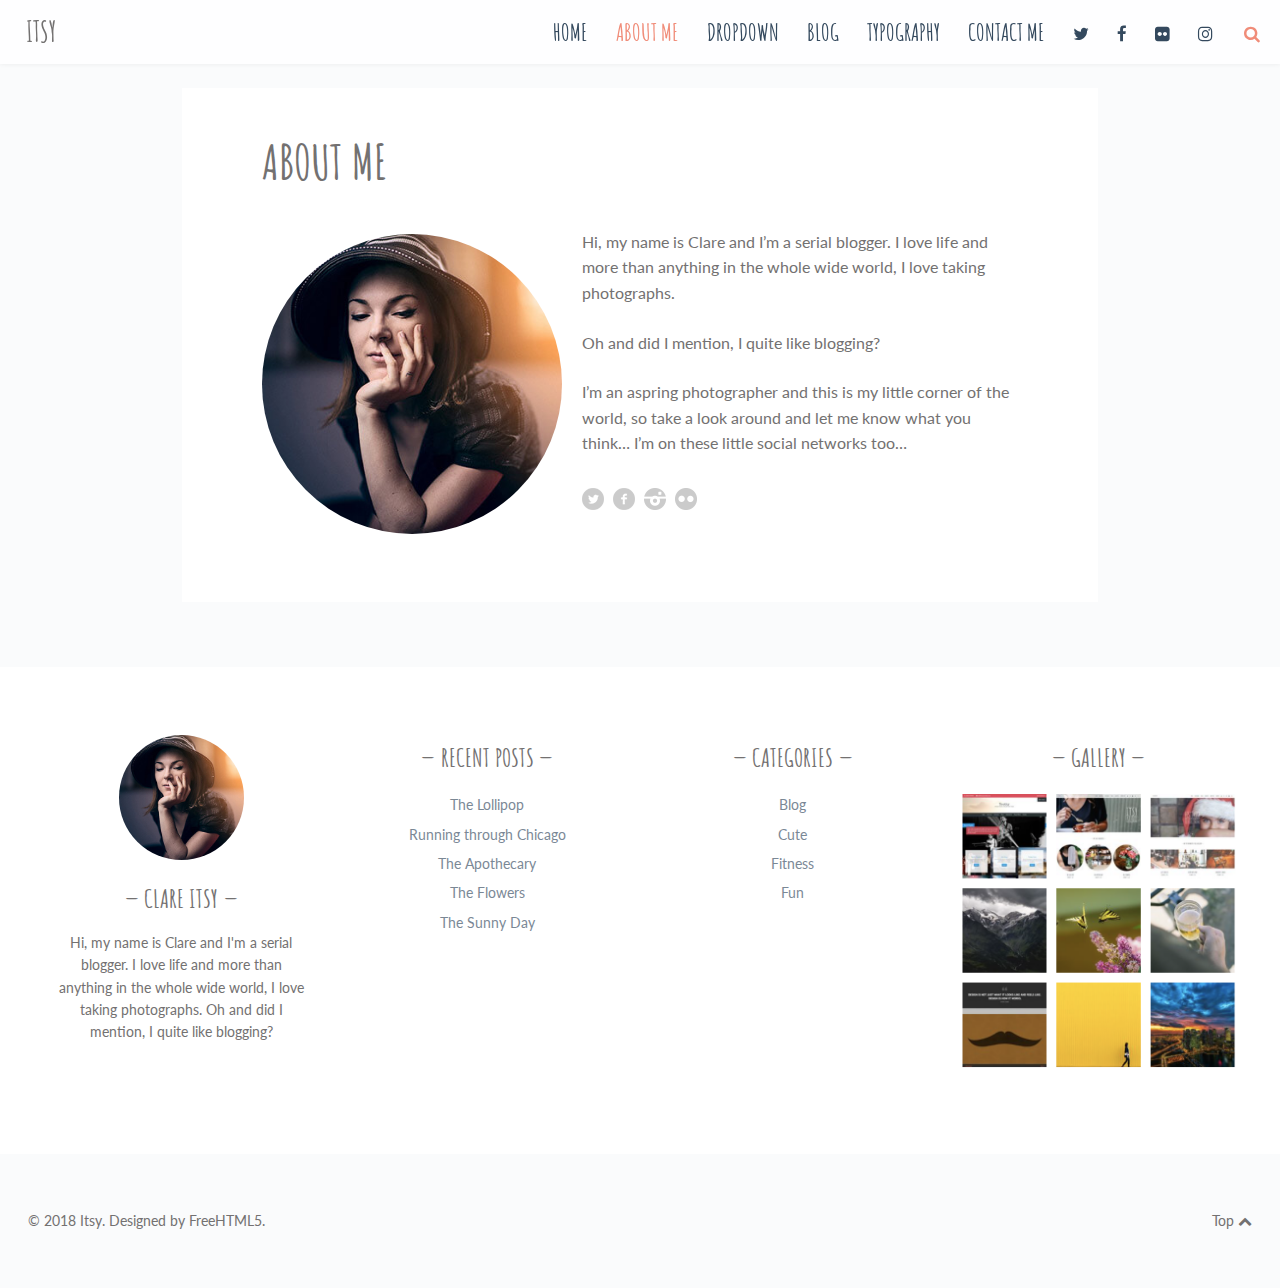
<file: Build04MyApp/wwwroot/storyDes/about.html>
<!doctype html>
<!--
	Itsy by FreeHTML5.co
	Twitter: https://twitter.com/fh5co
	Facebook: https://fb.com/fh5co
	URL: https://freehtml5.co
-->
<html class="home blog no-js" lang="en-US">
<head>
    <title>Itsy | A cutesy little template by FreeHTML5.co</title>

    <meta charset="UTF-8"/>
    <link rel="stylesheet" href="https://stackpath.bootstrapcdn.com/font-awesome/4.7.0/css/font-awesome.min.css"
          type="text/css" media="all"/>
    <link rel="stylesheet" href="https://fonts.googleapis.com/css?family=Amatic+SC%3A400%2C700%7CLato%3A400%2C700%2C400italic%2C700italic&amp;ver=4.9.8"
          type="text/css" media="screen"/>
    <link rel="stylesheet" href="style.css" type="text/css" media="screen"/>
    <link rel="stylesheet" href="print.css" type="text/css" media="print"/>
    <!--[if (lt IE 9) & (!IEMobile)]>
    <link rel="stylesheet" id="lt-ie9-css" href="ie.css" type="text/css" media="screen"/>
    <![endif]-->
    <script src='js/jquery-3.0.0.min.js'></script>
    <script src='js/jquery-migrate-3.0.1.min.js'></script>
    <!--[if lt IE 9]>
    <script src="http://html5shim.googlecode.com/svn/trunk/html5.js"></script>
    <![endif]-->
</head>
<body class="home sticky-menu sidebar-off" id="top">

<header class="header">

    <div class="header-wrap">

        <div class="logo plain logo-left">
            <div class="site-title">
                <a href="index.html" title="Go to Home">Itsy</a>
            </div>
        </div><!-- /logo -->


        <nav id="nav" role="navigation">
            <div class="table">
                <div class="table-cell">
                    <ul id="menu-menu-1" class="">
                        <li class="menu-item">
                            <a href="index.html">Home</a></li>
                        <li class="menu-item current-menu-item">
                            <a href="about.html">About me</a></li>
                        <li class="menu-item">
                            <a href="#">Dropdown</a>
                            <ul class="sub-menu">
                                <li class="menu-item">
                                    <a href="#">Cute</a></li>
                                <li class="menu-item">
                                    <a href="#">Fun</a></li>
                                <li class="menu-item">
                                    <a href="#">Fitness</a>
                                </li>
                            </ul>
                        </li>
                        <li class="menu-item">
                            <a href="blog.html">Blog</a>
                            <ul class="sub-menu">
                                <li class="menu-item">
                                    <a href="single.html">Single</a></li>
                            </ul>
                        </li>
                        <li class="menu-item">
                            <a href="typography.html">Typography</a></li>
                        <li class="menu-item">
                            <a href="contact.html">Contact me</a></li>
                        <li class="menu-inline menu-item">
                            <a title="Twitter" href="http://twitter.com/fh5co">
                                <i class="fa fa-twitter"></i><span class="i">Twitter</span>
                            </a></li>
                        <li class="menu-inline menu-item">
                            <a title="Facebook" href="http://www.facebook.com/fh5co">
                                <i class="fa fa-facebook"></i><span class="i">Facebook</span>
                            </a></li>
                        <li class="menu-inline menu-item">
                            <a title="Flickr" href="#"><i class="fa fa-flickr"></i><span class="i">Flickr</span></a>
                        </li>
                        <li class="menu-inline menu-item">
                            <a title="Instagram" href="#">
                                <i class="fa fa-instagram"></i><span class="i">Instagram</span>
                            </a>
                        </li>
                    </ul>
                </div>
            </div>
        </nav>
        <a href="#nav" class="menu-trigger"><i class="fa fa-bars"></i></a>

        <a href="#topsearch" class="search-trigger"><i class="fa fa-search"></i></a>

    </div>

</header>


<div class="wrap full-wrap">
    <div class="main-wrap">

        <section class="main">
            <article class="post page">

                <div class="inner">
                    <h1>About me</h1>
                    <div class="post-content">
                        <p><img class="size-full alignleft rounded" src="images/about-me.jpg" alt="about-clare" width="300" height="300">
                            Hi, my name is Clare and I’m a serial blogger. I love life and more than anything in the whole wide world, I love taking photographs.</p>
                        <p>Oh and did I mention, I quite like blogging?</p>
                        <p>I’m an aspring photographer and this is my little corner of the world, so take a look around and let me know what you think… I’m on these little social networks too…</p>
                        <p>
                            <a target="_self" class="social twitter black" href="#"> Twitter </a>
                            <a target="_self" class="social facebook black" href="#"> Facebook&nbsp;</a>
                            <a target="_self" class="social instagram black" href="#">&nbsp;instagram&nbsp;</a>
                            <a target="_self" class="social flickr black" href="#"> flickr&nbsp;</a>
                        </p>

                    </div>
                </div>

            </article>
            <div class="border"></div>


        </section>


    </div><!-- /main-wrap -->


</div><!-- /wrap -->


<div class="footer-widgets widget-count-4">

    <div class="wrap">

        <div class="mt-about-you-widget">
            <div class="widget footer">

                <img class="mt-about-avatar" src="images/about-me.jpg" alt="Clare Itsy"/>


                <h4>Clare Itsy</h4>

                <div class="mt-about-bio">
                    <p>Hi, my name is Clare and I&#039;m a serial blogger. I love life and more
                    than anything in the whole wide world, I love taking photographs. Oh and did I mention, I quite like
                    blogging?</p>
                </div>


            </div>
        </div>
        <div class="widget footer"><h4>Recent Posts</h4>
            <ul>
                <li>
                    <a href="#">The Lollipop</a>
                </li>
                <li>
                    <a href="#">Running through Chicago</a>
                </li>
                <li>
                    <a href="#">The Apothecary</a>
                </li>
                <li>
                    <a href="#">The Flowers</a>
                </li>
                <li>
                    <a href="#">The Sunny Day</a>
                </li>
            </ul>
        </div>
        <div class="widget footer"><h4>Categories</h4>
            <ul>
                <li class="cat-item cat-item-6">
                    <a href="#" title="A cute little description would go in here">Blog</a>
                </li>
                <li class="cat-item cat-item-7">
                    <a href="#" title="A cute little description would go in here">Cute</a>
                </li>
                <li class="cat-item cat-item-8">
                    <a href="#">Fitness</a>
                </li>
                <li class="cat-item cat-item-9">
                    <a href="#">Fun</a>
                </li>
            </ul>
        </div>
        <div class="widget footer"><h4>Gallery</h4>
            <div class="textwidget">
                <img src="images/gallery.png" alt="">
            </div>
        </div>
    </div>

</div>


<footer class="footer">
    <div class="footer-wrap">
        <div id="footer-text">&copy; 2018 Itsy.
            Designed by <a href="https://freehtml5.co" target="_blank">FreeHTML5</a>.</div>

        <a href="#top" id="btt">Top <i class="fa fa-chevron-up"></i></a>
    </div>
</footer>

<div id="topsearch">
    <div class="table">
        <div class="table-cell">
            <form role="search" method="get" class="searchform" action="index.html">
                <div>
                    <input type="text" value="" name="s" class="s" placeholder="Type and hit enter"/>
                    <input type="submit" class="searchsubmit" value="Search"/>
                </div>
            </form>
        </div>
    </div>
    <a href="#topsearch" class="search-trigger"><i class="fa fa-times"></i></a>
</div>


<script>var ie9 = false;</script>
<!--[if lte IE 9 ]>
<script> var ie9 = true; </script>
<![endif]-->
<script src="js/global-plugins.min.js"></script>
<script src="js/main.js"></script>
</body>
</html>
</file>
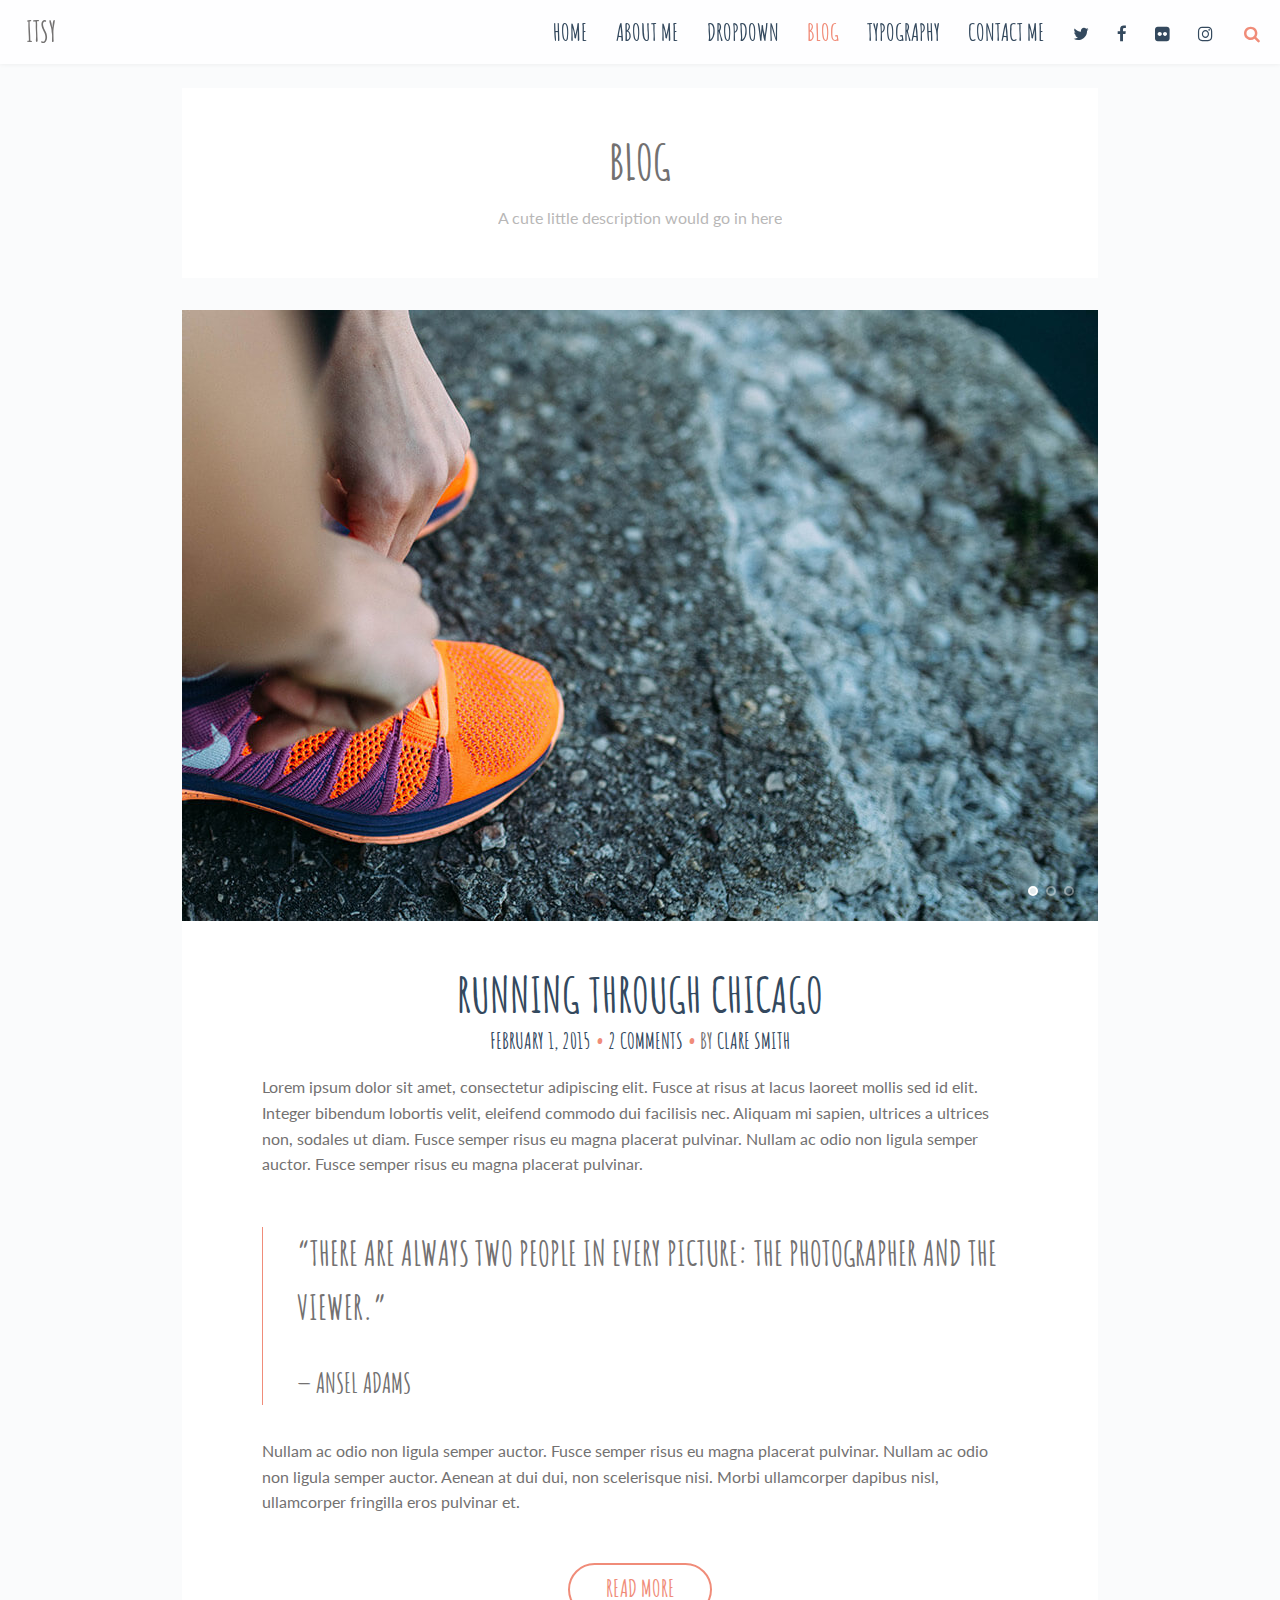
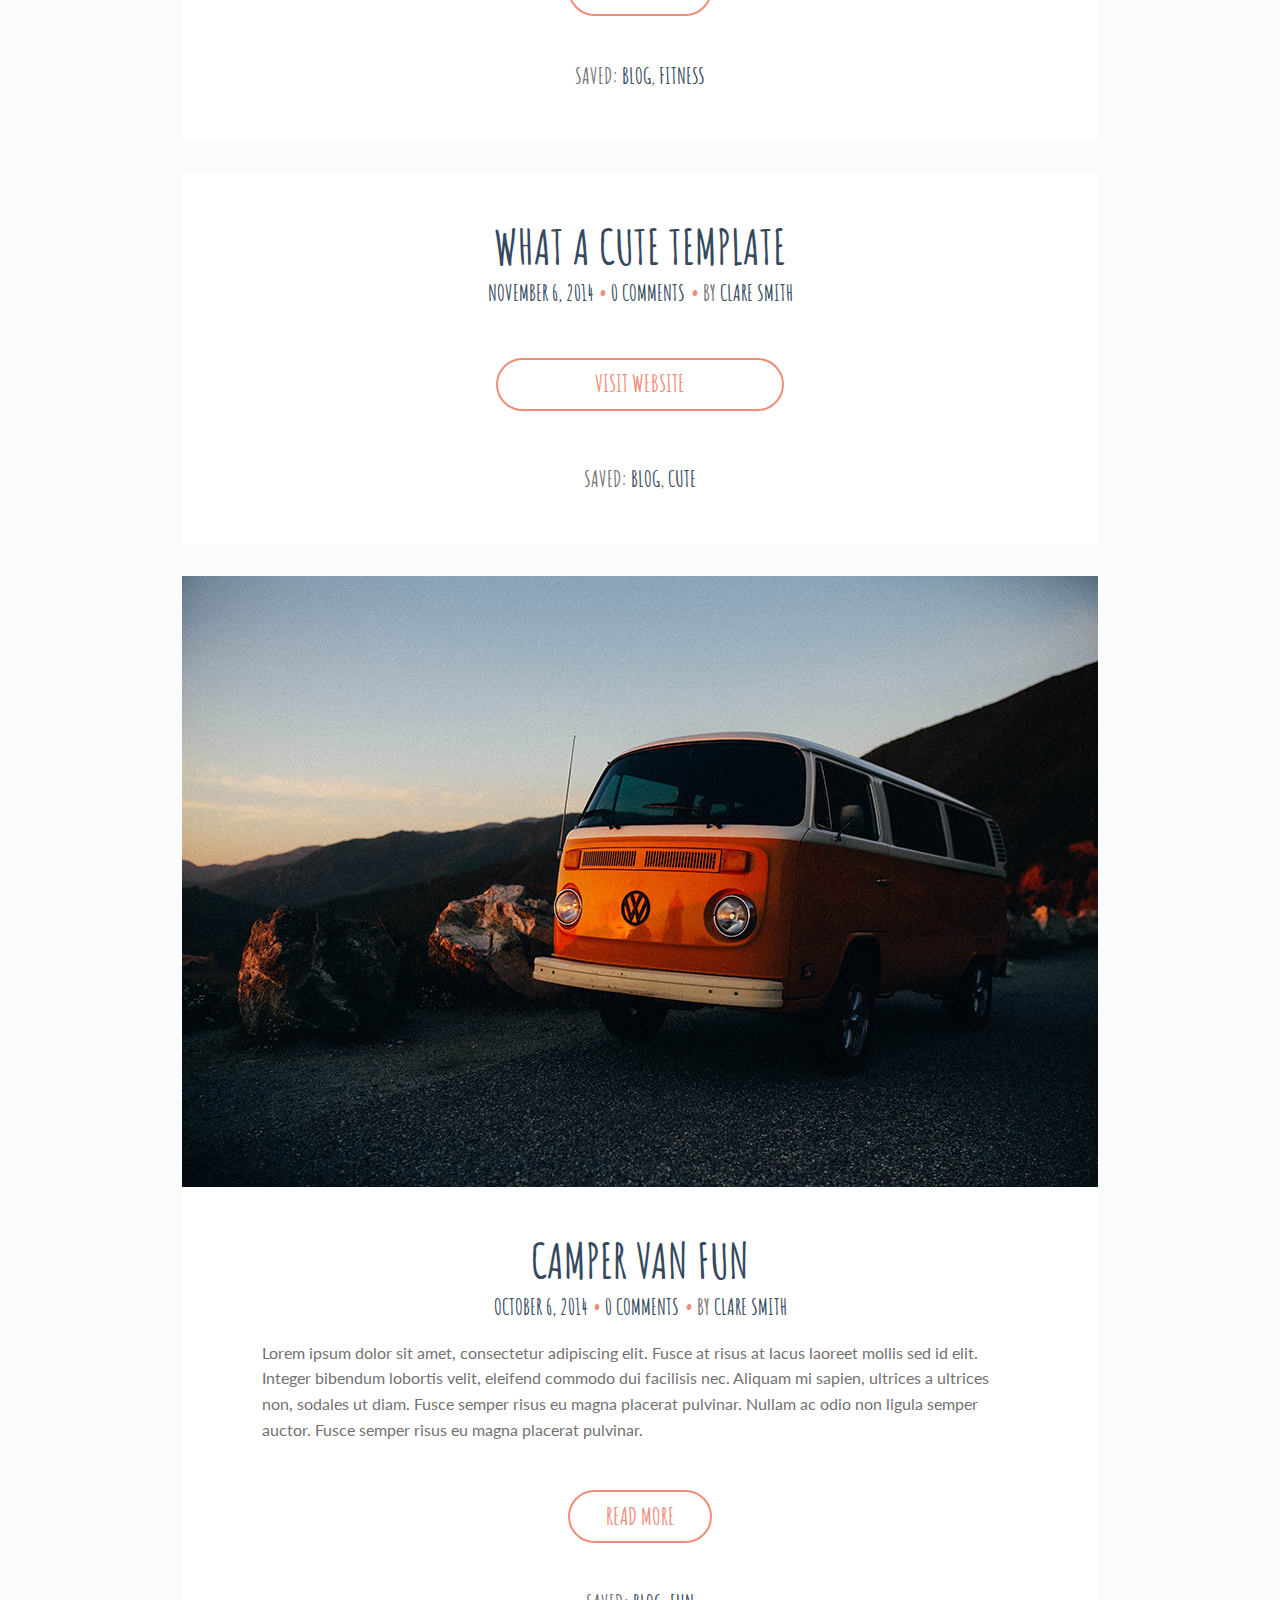
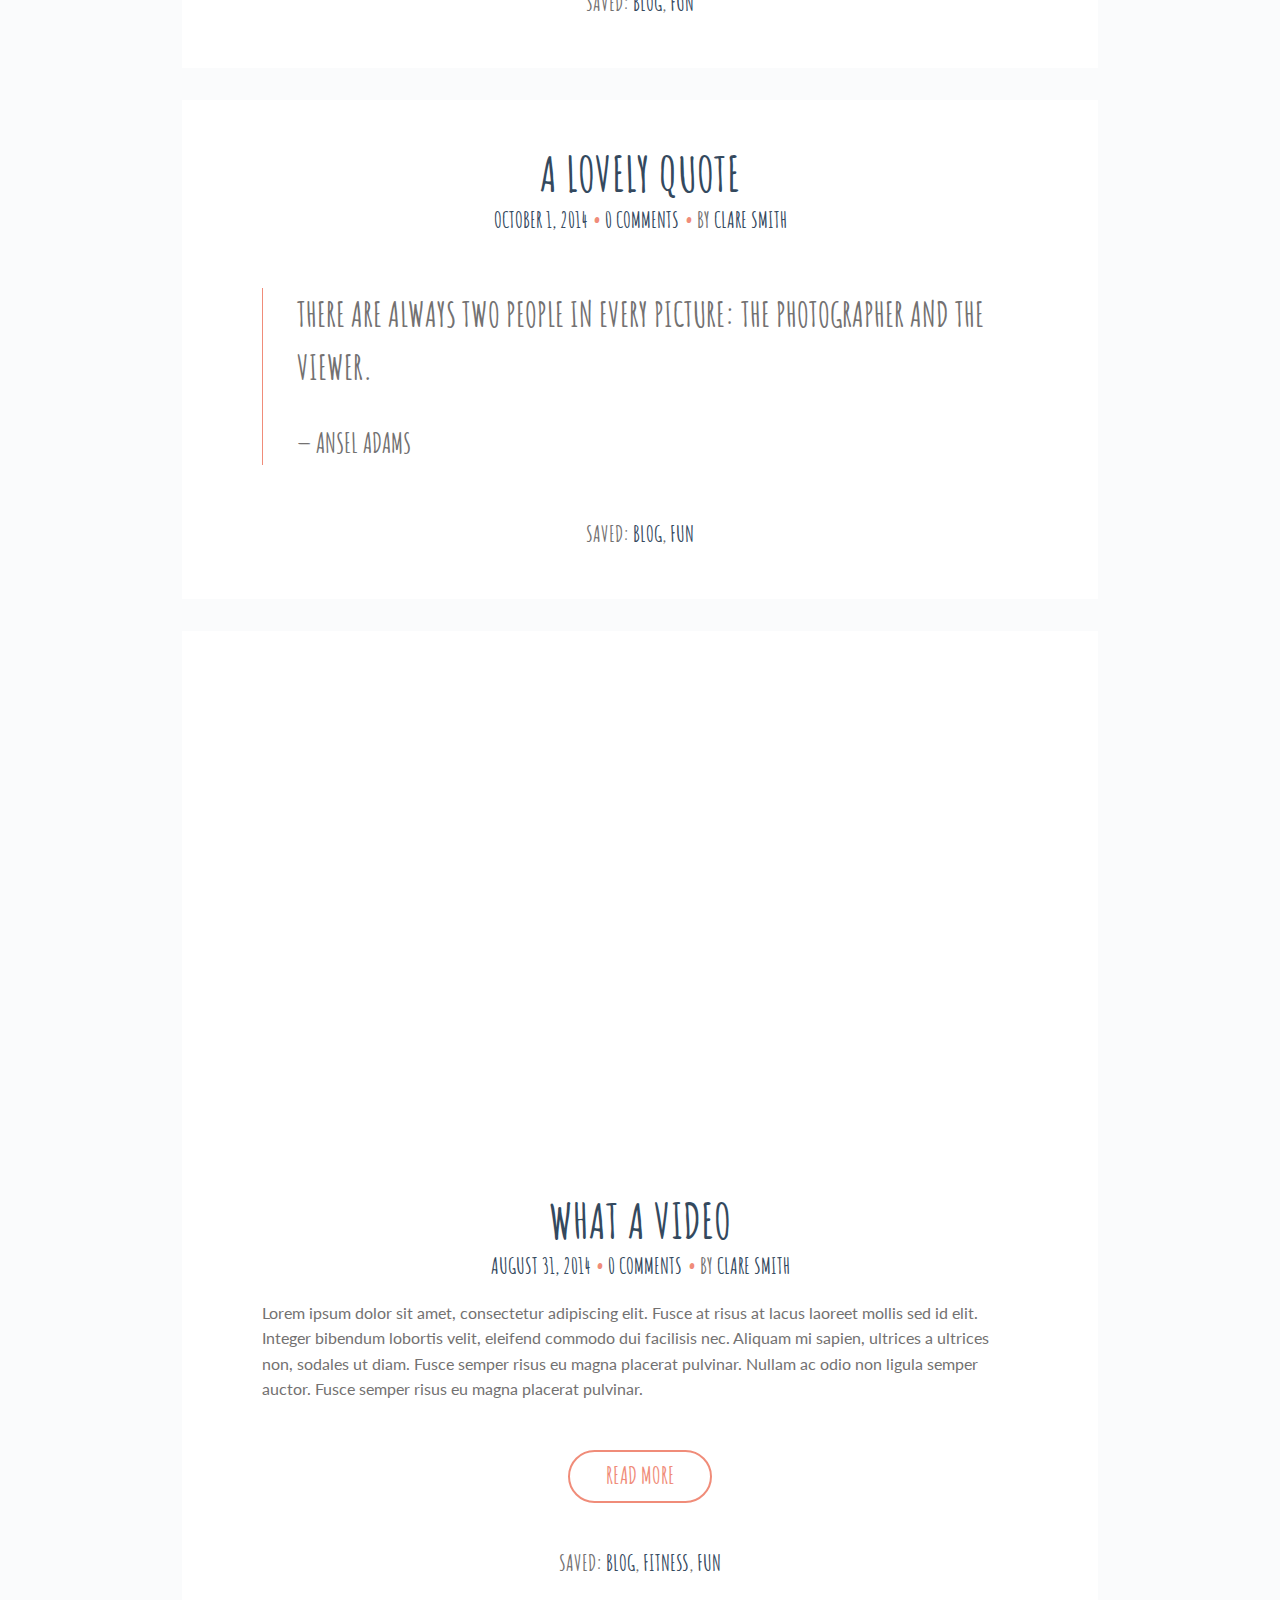
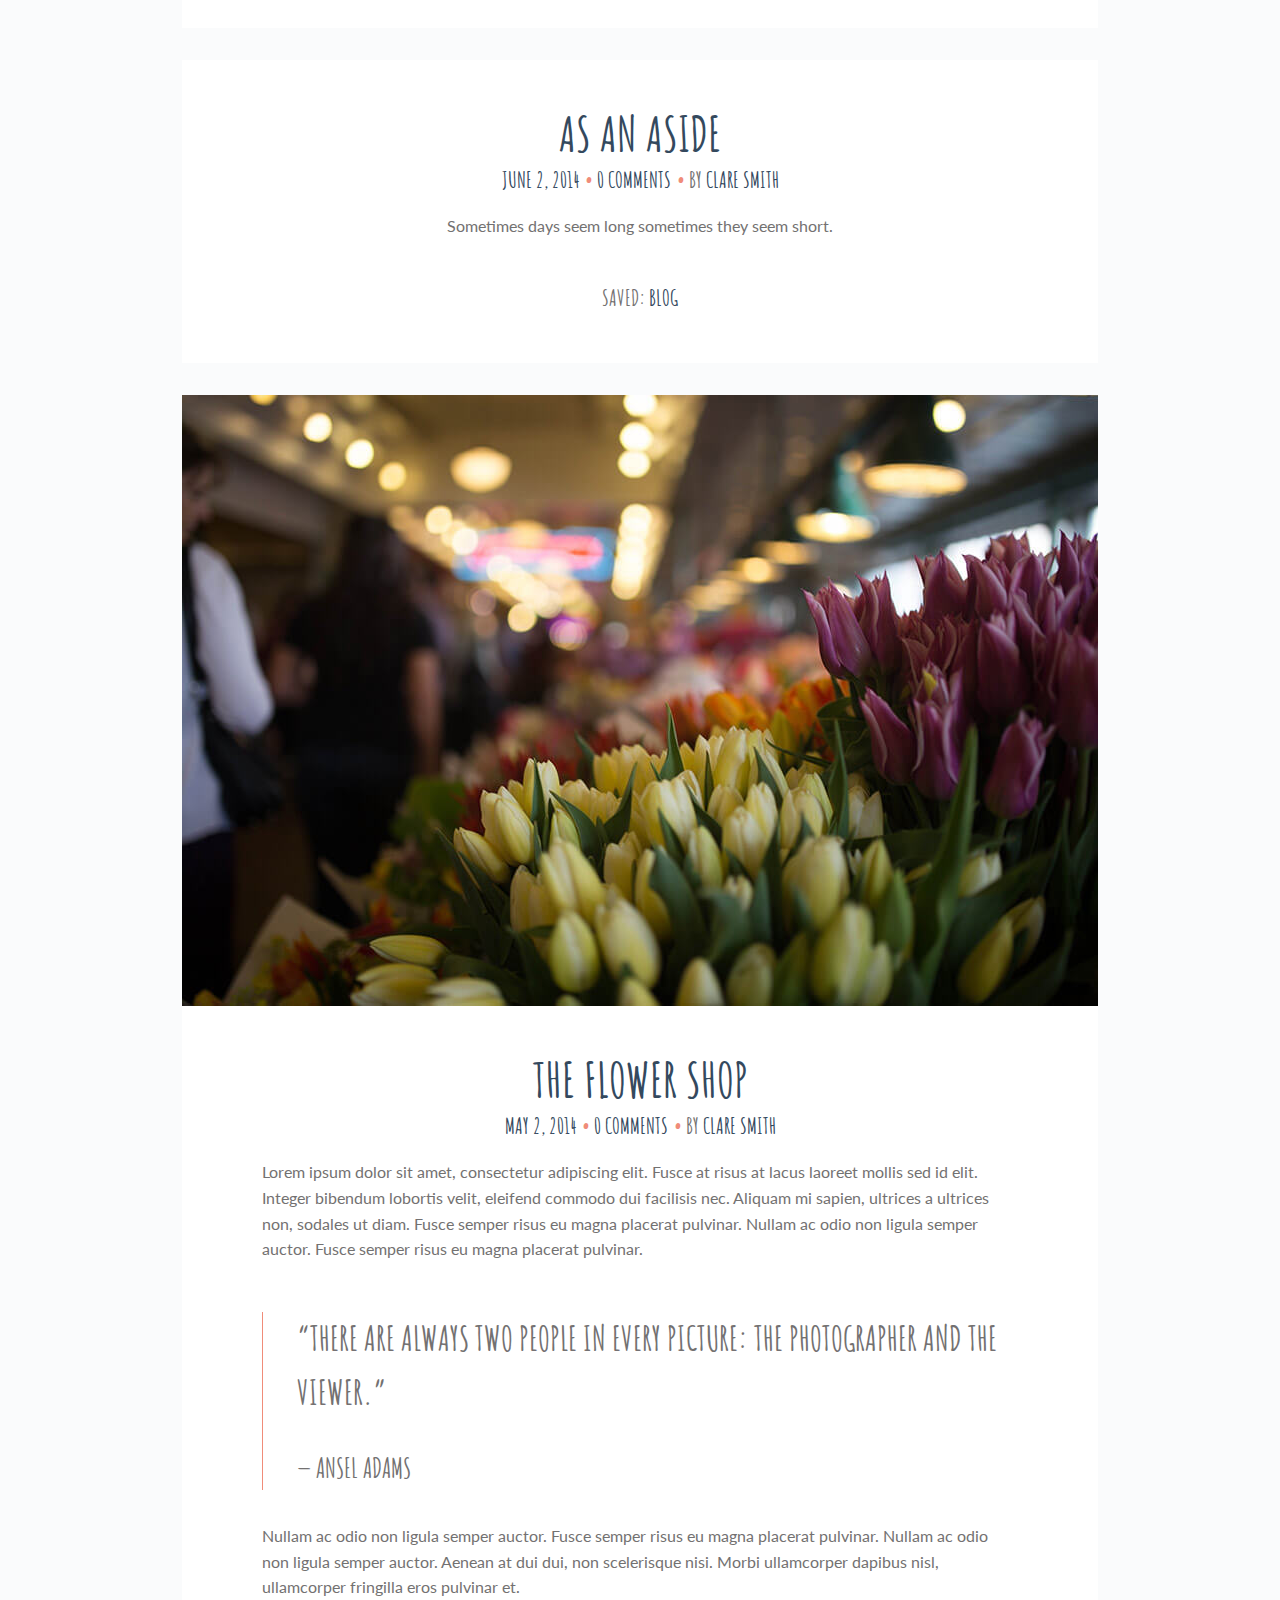
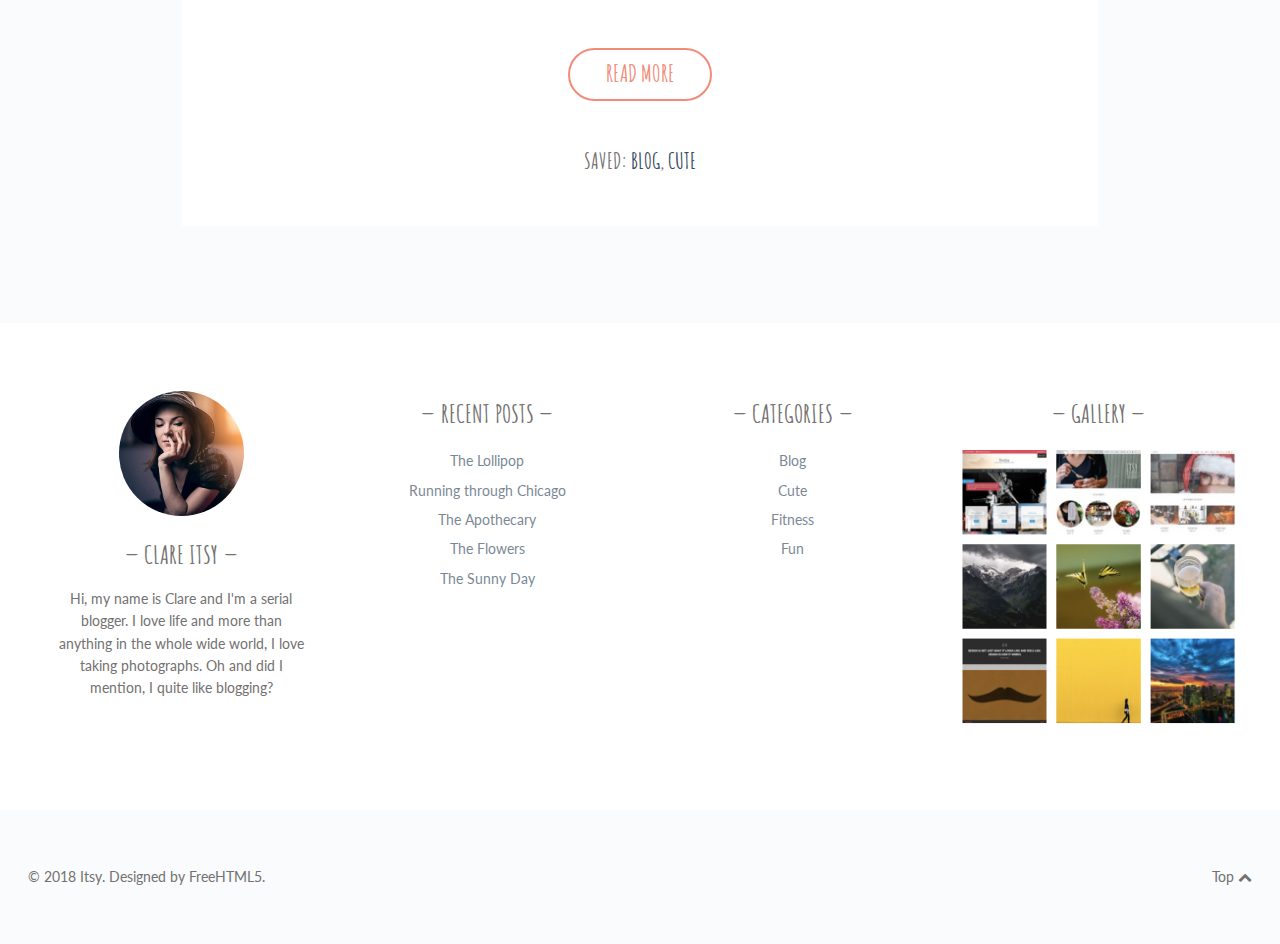
<file: Build04MyApp/wwwroot/storyDes/blog.html>
<!doctype html>
<!--
	Itsy by FreeHTML5.co
	Twitter: https://twitter.com/fh5co
	Facebook: https://fb.com/fh5co
	URL: https://freehtml5.co
-->
<html class="home blog no-js" lang="en-US">
<head>
    <title>Itsy | A cutesy little template by FreeHTML5.co</title>

    <meta charset="UTF-8"/>
    <link rel="stylesheet" href="https://stackpath.bootstrapcdn.com/font-awesome/4.7.0/css/font-awesome.min.css"
          type="text/css" media="all"/>
    <link rel="stylesheet" href="https://fonts.googleapis.com/css?family=Amatic+SC%3A400%2C700%7CLato%3A400%2C700%2C400italic%2C700italic&amp;ver=4.9.8"
          type="text/css" media="screen"/>
    <link rel="stylesheet" href="style.css" type="text/css" media="screen"/>
    <link rel="stylesheet" href="print.css" type="text/css" media="print"/>
    <!--[if (lt IE 9) & (!IEMobile)]>
    <link rel="stylesheet" id="lt-ie9-css" href="ie.css" type="text/css" media="screen"/>
    <![endif]-->
    <script src='js/jquery-3.0.0.min.js'></script>
    <script src='js/jquery-migrate-3.0.1.min.js'></script>
    <!--[if lt IE 9]>
    <script src="http://html5shim.googlecode.com/svn/trunk/html5.js"></script>
    <![endif]-->
</head>
<body class="home sticky-menu sidebar-off" id="top">

<header class="header">

    <div class="header-wrap">

        <div class="logo plain logo-left">
            <div class="site-title">
                <a href="index.html" title="Go to Home">Itsy</a>
            </div>
        </div><!-- /logo -->


        <nav id="nav" role="navigation">
            <div class="table">
                <div class="table-cell">
                    <ul id="menu-menu-1">
                        <li class="menu-item">
                            <a href="index.html">Home</a></li>
                        <li class="menu-item">
                            <a href="about.html">About me</a></li>
                        <li class="menu-item">
                            <a href="#">Dropdown</a>
                            <ul class="sub-menu">
                                <li class="menu-item">
                                    <a href="#">Cute</a></li>
                                <li class="menu-item">
                                    <a href="#">Fun</a></li>
                                <li class="menu-item">
                                    <a href="#">Fitness</a>
                                </li>
                            </ul>
                        </li>
                        <li class="menu-item current-menu-item">
                            <a href="blog.html">Blog</a>
                            <ul class="sub-menu">
                                <li class="menu-item">
                                    <a href="single.html">Single</a></li>
                            </ul>
                        </li>
                        <li class="menu-item">
                            <a href="typography.html">Typography</a></li>
                        <li class="menu-item">
                            <a href="contact.html">Contact me</a></li>
                        <li class="menu-inline menu-item">
                            <a title="Twitter" href="http://twitter.com/fh5co">
                                <i class="fa fa-twitter"></i><span class="i">Twitter</span>
                            </a></li>
                        <li class="menu-inline menu-item">
                            <a title="Facebook" href="http://www.facebook.com/fh5co">
                                <i class="fa fa-facebook"></i><span class="i">Facebook</span>
                            </a></li>
                        <li class="menu-inline menu-item">
                            <a title="Flickr" href="#"><i class="fa fa-flickr"></i><span class="i">Flickr</span></a>
                        </li>
                        <li class="menu-inline menu-item">
                            <a title="Instagram" href="#">
                                <i class="fa fa-instagram"></i><span class="i">Instagram</span>
                            </a>
                        </li>
                    </ul>
                </div>
            </div>
        </nav>
        <a href="#nav" class="menu-trigger"><i class="fa fa-bars"></i></a>

        <a href="#topsearch" class="search-trigger"><i class="fa fa-search"></i></a>

    </div>

</header>


<div class="wrap full-wrap">
    <div class="main-wrap">
        <section class="main main-archive">

            <article class="post result">
                <div class="inner">
                    <h1 class="searching">Blog</h1>
                    <p>A cute little description would go in here</p>
                </div>
            </article>

            <div class="loop">


                <article class="post format-gallery post_format-post-format-gallery">


                    <a href="#"
                       title="Running through Chicago">
                        <div class="part-gallery">
                            <div class="flexslider">
                                <ul class="slides">

                                    <li><span class="post-image"><img src="images/Run-3.jpg"
                                                                      alt="Run-3"/></span></li>
                                    <li><span class="post-image"><img src="images/Run-1.jpg"
                                                                      alt="Run-1"/></span></li>
                                    <li><span class="post-image"><img src="images/Run-2.jpg"
                                                                      alt="Run-2"/></span></li>
                                </ul>
                            </div>
                        </div>

                    </a>

                    <div class="inner">

                        <h2 class="entry-title">
                            <a href="#"
                               title="Running through Chicago">
                                Running through Chicago </a>
                        </h2>
                        <ul class="meta top">
                            <li class="time">
                                <a href="#"
                                   title="Running through Chicago">
                                    <time class="post-date updated" datetime="2015-02-01">February 1, 2015</time>
                                </a></li>

                            <li class="comments post-tags">
                                <a href="#">2
                                    Comments</a></li>

                            <li class="author-m post-tags">
                                By <span class="vcard author post-author"><span class="fn"><a
                                    href="#"
                                    title="Posts by Clare Smith" rel="author">Clare Smith</a></span></span>
                            </li>

                        </ul>
                        <div class="post-content">
                            <p>Lorem ipsum dolor sit amet, consectetur adipiscing elit. Fusce at risus at lacus laoreet
                                mollis sed id elit. Integer bibendum lobortis velit, eleifend commodo dui facilisis nec.
                                Aliquam mi sapien, ultrices a ultrices non, sodales ut diam. Fusce semper risus eu magna
                                placerat pulvinar. Nullam ac odio non ligula semper auctor. Fusce semper risus eu magna
                                placerat pulvinar.</p>
                            <blockquote><p>“There are always two people in every picture: the photographer and the
                                viewer.”<cite>Ansel Adams</cite></p></blockquote>
                            <p>Nullam ac odio non ligula semper auctor. Fusce semper risus eu magna placerat pulvinar.
                                Nullam ac odio non ligula semper auctor. Aenean at dui dui, non scelerisque nisi. Morbi
                                ullamcorper dapibus nisl, ullamcorper fringilla eros pulvinar et. <a
                                        href="#"
                                        class="more-link">Read More</a></p>
                        </div>


                        <ul class="meta bottom">


                            <li class="cat post-tags">Saved: <a
                                    href="#">Blog</a>,
                                <a href="#">Fitness</a>
                            </li>


                        </ul>

                    </div>
                </article>


                <article class="post format-link has-post-thumbnail post_format-post-format-link">


                    <div class="inner">

                        <h2 class="entry-title">
                            <a href="#"
                               title="What a cute template">
                                What a cute template </a>
                        </h2>
                        <ul class="meta top">
                            <li class="time">
                                <a href="#"
                                   title="What a cute template">
                                    <time class="post-date updated" datetime="2014-11-06">November 6, 2014</time>
                                </a></li>

                            <li class="comments post-tags">
                                <a href="#">0
                                    Comments</a></li>

                            <li class="author-m post-tags">
                                By <span class="vcard author post-author"><span class="fn"><a
                                    href="#"
                                    title="Posts by Clare Smith" rel="author">Clare Smith</a></span></span>
                            </li>

                        </ul>

                        <div class="part-link">
                            <a class="more-link" href="https://freehtml5.co" title="What a cute template"
                               target="_self">Visit Website</a>
                        </div>


                        <ul class="meta bottom">

                            <li class="cat post-tags">Saved: <a
                                    href="#">Blog</a>,
                                <a href="#"
                                   rel="category tag">Cute</a></li>

                        </ul>

                    </div>
                </article>


                <article class="post format-image has-post-thumbnail post_format-post-format-image">




  		            <span class="post-image">
  			  				<a href="#" title="Camper Van Fun">
  			  				    <img width="916" height="611" src="images/Camper-1.jpg"
                                     class="attachment-desktop size-desktop" alt=""/>
                            </a>

  		            </span>


                    <div class="inner">

                        <h2 class="entry-title">
                            <a href="#"
                               title="Camper Van Fun">
                                Camper Van Fun </a>
                        </h2>
                        <ul class="meta top">
                            <li class="time">
                                <a href="#"
                                   title="Camper Van Fun">
                                    <time class="post-date updated" datetime="2014-10-06">October 6, 2014</time>
                                </a></li>

                            <li class="comments post-tags">
                                <a href="#">0
                                    Comments</a></li>

                            <li class="author-m post-tags">
                                By <span class="vcard author post-author"><span class="fn"><a
                                    href="#"
                                    title="Posts by Clare Smith" rel="author">Clare Smith</a></span></span>
                            </li>

                        </ul>
                        <div class="post-content">
                            <p>Lorem ipsum dolor sit amet, consectetur adipiscing elit. Fusce at risus at lacus laoreet
                                mollis sed id elit. Integer bibendum lobortis velit, eleifend commodo dui facilisis nec.
                                Aliquam mi sapien, ultrices a ultrices non, sodales ut diam. Fusce semper risus eu magna
                                placerat pulvinar. Nullam ac odio non ligula semper auctor. Fusce semper risus eu magna
                                placerat pulvinar. <a
                                        href="#"
                                        class="more-link">Read More</a></p>
                        </div>


                        <ul class="meta bottom">

                            <li class="cat post-tags">Saved: <a
                                    href="#">Blog</a>,
                                <a href="#">Fun</a>
                            </li>

                        </ul>
                    </div>
                </article>


                <article class="post format-quote has-post-thumbnail post_format-post-format-quote">


                    <div class="inner">

                        <h2 class="entry-title">
                            <a href="#"
                               title="A lovely Quote">
                                A lovely Quote </a>
                        </h2>
                        <ul class="meta top">
                            <li class="time">
                                <a href="#"
                                   title="A lovely Quote">
                                    <time class="post-date updated" datetime="2014-10-01">October 1, 2014</time>
                                </a></li>

                            <li class="comments post-tags">
                                <a href="#">0
                                    Comments</a></li>

                            <li class="author-m post-tags">
                                By <span class="vcard author post-author"><span class="fn"><a
                                    href="#"
                                    title="Posts by Clare Smith" rel="author">Clare Smith</a></span></span>
                            </li>

                        </ul>
                        <div class="post-content">
                            <blockquote class="content-quote">
                                <p>There are always two people in every picture: the photographer and the viewer.</p>
                                <cite>Ansel Adams</cite>
                            </blockquote>
                        </div>


                        <ul class="meta bottom">

                            <li class="cat post-tags">Saved: <a
                                    href="#">Blog</a>,
                                <a href="#">Fun</a>
                            </li>

                        </ul>

                    </div>
                </article>


                <article class="post format-video has-post-thumbnail post_format-post-format-video">


			        <span class="post-image post-video">
                        <div class="fluid-width-video-wrapper" style="padding-top: 56.25%;"><iframe
                                src="https://player.vimeo.com/video/33091687?portrait=0" frameborder="0" webkitallowfullscreen=""
                                mozallowfullscreen="" allowfullscreen=""></iframe></div>
                    </span>

                    <div class="inner">

                        <h2 class="entry-title">
                            <a href="#"
                               title="What a video">
                                What a video </a>
                        </h2>
                        <ul class="meta top">
                            <li class="time">
                                <a href="#"
                                   title="What a video">
                                    <time class="post-date updated" datetime="2014-08-31">August 31, 2014</time>
                                </a></li>

                            <li class="comments post-tags">
                                <a href="#">0
                                    Comments</a></li>

                            <li class="author-m post-tags">
                                By <span class="vcard author post-author"><span class="fn"><a
                                    href="#"
                                    title="Posts by Clare Smith" rel="author">Clare Smith</a></span></span>
                            </li>

                        </ul>
                        <div class="post-content">
                            <p>Lorem ipsum dolor sit amet, consectetur adipiscing elit. Fusce at risus at lacus laoreet
                                mollis sed id elit. Integer bibendum lobortis velit, eleifend commodo dui facilisis nec.
                                Aliquam mi sapien, ultrices a ultrices non, sodales ut diam. Fusce semper risus eu magna
                                placerat pulvinar. Nullam ac odio non ligula semper auctor. Fusce semper risus eu magna
                                placerat pulvinar. <a
                                        href="#"
                                        class="more-link">Read More</a></p>
                        </div>


                        <ul class="meta bottom">

                            <li class="cat post-tags">Saved: <a
                                    href="#">Blog</a>,
                                <a href="#">Fitness</a>,
                                <a href="#">Fun</a>
                            </li>

                        </ul>

                    </div>
                </article>


                <article class="post has-post-thumbnail">


                    <div class="inner">

                        <h2 class="entry-title">
                            <a href="#"
                               title="As an aside">
                                As an aside </a>
                        </h2>
                        <ul class="meta top">
                            <li class="time">
                                <a href="#"
                                   title="As an aside">
                                    <time class="post-date updated" datetime="2014-06-02">June 2, 2014</time>
                                </a></li>

                            <li class="comments post-tags">
                                <a href="#">0
                                    Comments</a></li>

                            <li class="author-m post-tags">
                                By <span class="vcard author post-author"><span class="fn"><a
                                    href="#"
                                    title="Posts by Clare Smith" rel="author">Clare Smith</a></span></span>
                            </li>

                        </ul>
                        <div class="post-content">
                            <p style="text-align: center">Sometimes days seem long sometimes they seem short.</p>
                        </div>


                        <ul class="meta bottom">

                            <li class="cat post-tags">Saved: <a
                                    href="#">Blog</a>
                            </li>

                        </ul>

                    </div>
                </article>

                <article class="post has-post-thumbnail">




  		            <span class="post-image">
  			  				<a href="#" title="The Flower Shop">
  			  				    <img width="916" height="611"
                                     src="images/Flower-Shop.jpg"
                                     class="attachment-desktop size-desktop" alt=""/>
                            </a>
  		            </span>


                    <div class="inner">

                        <h2 class="entry-title">
                            <a href="#"
                               title="The Flower Shop">
                                The Flower Shop </a>
                        </h2>
                        <ul class="meta top">
                            <li class="time">
                                <a href="#"
                                   title="The Flower Shop">
                                    <time class="post-date updated" datetime="2014-05-02">May 2, 2014</time>
                                </a></li>

                            <li class="comments post-tags">
                                <a href="#">0
                                    Comments</a></li>

                            <li class="author-m post-tags">
                                By <span class="vcard author post-author"><span class="fn"><a
                                    href="#"
                                    title="Posts by Clare Smith" rel="author">Clare Smith</a></span></span>
                            </li>

                        </ul>
                        <div class="post-content">
                            <p>Lorem ipsum dolor sit amet, consectetur adipiscing elit. Fusce at risus at lacus laoreet
                                mollis sed id elit. Integer bibendum lobortis velit, eleifend commodo dui facilisis nec.
                                Aliquam mi sapien, ultrices a ultrices non, sodales ut diam. Fusce semper risus eu magna
                                placerat pulvinar. Nullam ac odio non ligula semper auctor. Fusce semper risus eu magna
                                placerat pulvinar.</p>
                            <blockquote><p>“There are always two people in every picture: the photographer and the
                                viewer.”<cite>Ansel Adams</cite></p></blockquote>
                            <p>Nullam ac odio non ligula semper auctor. Fusce semper risus eu magna placerat pulvinar.
                                Nullam ac odio non ligula semper auctor. Aenean at dui dui, non scelerisque nisi. Morbi
                                ullamcorper dapibus nisl, ullamcorper fringilla eros pulvinar et. <a
                                        href="#"
                                        class="more-link">Read More</a></p>
                        </div>


                        <ul class="meta bottom">

                            <li class="cat post-tags">Saved: <a
                                    href="#">Blog</a>,
                                <a href="#"
                                   rel="category tag">Cute</a></li>

                        </ul>

                    </div>
                </article>


            </div>


        </section>


    </div><!-- /main-wrap -->


</div><!-- /wrap -->


<div class="footer-widgets widget-count-4">

    <div class="wrap">

        <div class="mt-about-you-widget">
            <div class="widget footer">

                <img class="mt-about-avatar" src="images/about-me.jpg" alt="Clare Itsy"/>


                <h4>Clare Itsy</h4>

                <div class="mt-about-bio">
                    <p>Hi, my name is Clare and I&#039;m a serial blogger. I love life and more
                    than anything in the whole wide world, I love taking photographs. Oh and did I mention, I quite like
                    blogging?</p>
                </div>


            </div>
        </div>
        <div class="widget footer"><h4>Recent Posts</h4>
            <ul>
                <li>
                    <a href="#">The Lollipop</a>
                </li>
                <li>
                    <a href="#">Running through Chicago</a>
                </li>
                <li>
                    <a href="#">The Apothecary</a>
                </li>
                <li>
                    <a href="#">The Flowers</a>
                </li>
                <li>
                    <a href="#">The Sunny Day</a>
                </li>
            </ul>
        </div>
        <div class="widget footer"><h4>Categories</h4>
            <ul>
                <li class="cat-item cat-item-6">
                    <a href="#" title="A cute little description would go in here">Blog</a>
                </li>
                <li class="cat-item cat-item-7">
                    <a href="#" title="A cute little description would go in here">Cute</a>
                </li>
                <li class="cat-item cat-item-8">
                    <a href="#">Fitness</a>
                </li>
                <li class="cat-item cat-item-9">
                    <a href="#">Fun</a>
                </li>
            </ul>
        </div>
        <div class="widget footer"><h4>Gallery</h4>
            <div class="textwidget">
                <img src="images/gallery.png" alt="">
            </div>
        </div>
    </div>

</div>


<footer class="footer">
    <div class="footer-wrap">
        <div id="footer-text">&copy; 2018 Itsy.
            Designed by <a href="https://freehtml5.co" target="_blank">FreeHTML5</a>.</div>

        <a href="#top" id="btt">Top <i class="fa fa-chevron-up"></i></a>
    </div>
</footer>

<div id="topsearch">
    <div class="table">
        <div class="table-cell">
            <form role="search" method="get" class="searchform" action="index.html">
                <div>
                    <input type="text" value="" name="s" class="s" placeholder="Type and hit enter"/>
                    <input type="submit" class="searchsubmit" value="Search"/>
                </div>
            </form>
        </div>
    </div>
    <a href="#topsearch" class="search-trigger"><i class="fa fa-times"></i></a>
</div>


<script>var ie9 = false;</script>
<!--[if lte IE 9 ]>
<script> var ie9 = true; </script>
<![endif]-->
<script src="js/global-plugins.min.js"></script>
<script src="js/main.js"></script>
</body>
</html>
</file>
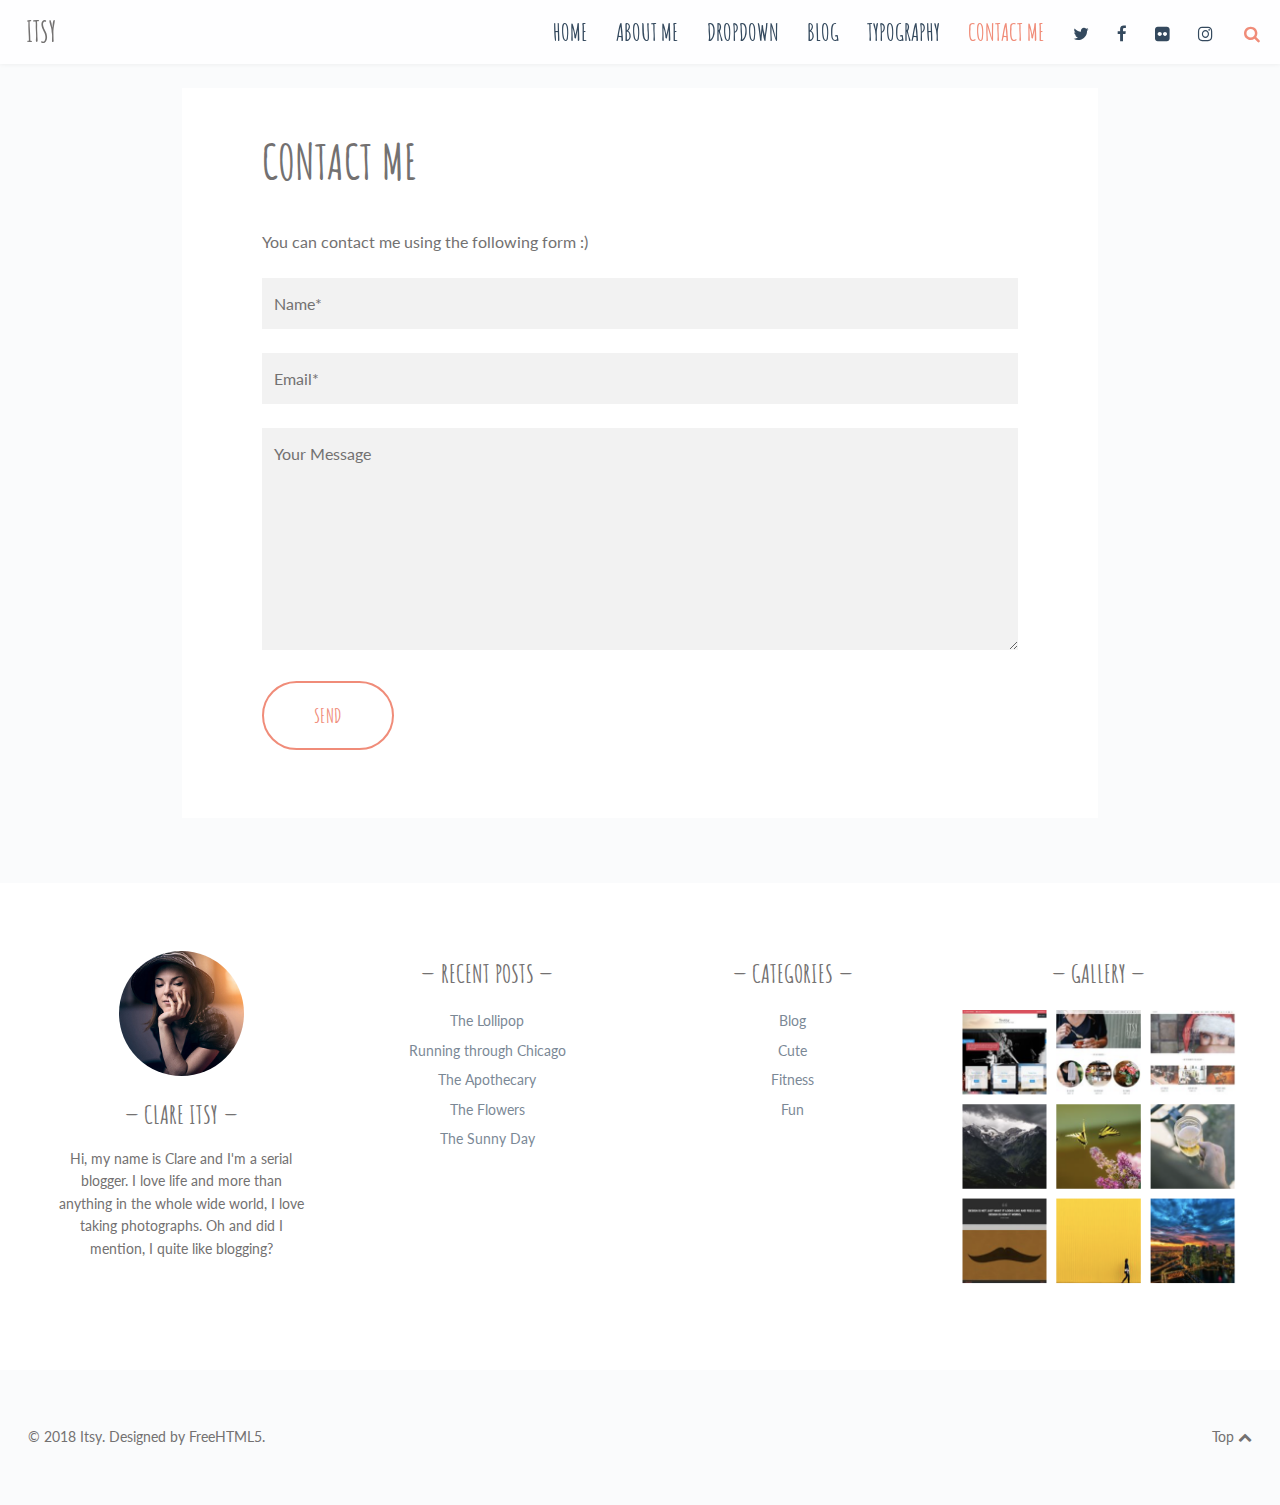
<file: Build04MyApp/wwwroot/storyDes/contact.html>
<!doctype html>
<!--
	Itsy by FreeHTML5.co
	Twitter: https://twitter.com/fh5co
	Facebook: https://fb.com/fh5co
	URL: https://freehtml5.co
-->
<html class="home blog no-js" lang="en-US">
<head>
    <title>Itsy | A cutesy little template by FreeHTML5.co</title>

    <meta charset="UTF-8"/>
    <link rel="stylesheet" href="https://stackpath.bootstrapcdn.com/font-awesome/4.7.0/css/font-awesome.min.css"
          type="text/css" media="all"/>
    <link rel="stylesheet" href="https://fonts.googleapis.com/css?family=Amatic+SC%3A400%2C700%7CLato%3A400%2C700%2C400italic%2C700italic&amp;ver=4.9.8"
          type="text/css" media="screen"/>
    <link rel="stylesheet" href="style.css" type="text/css" media="screen"/>
    <link rel="stylesheet" href="print.css" type="text/css" media="print"/>
    <!--[if (lt IE 9) & (!IEMobile)]>
    <link rel="stylesheet" id="lt-ie9-css" href="ie.css" type="text/css" media="screen"/>
    <![endif]-->
    <script src='js/jquery-3.0.0.min.js'></script>
    <script src='js/jquery-migrate-3.0.1.min.js'></script>
    <!--[if lt IE 9]>
    <script src="http://html5shim.googlecode.com/svn/trunk/html5.js"></script>
    <![endif]-->
</head>
<body class="home sticky-menu sidebar-off" id="top">

<header class="header">

    <div class="header-wrap">

        <div class="logo plain logo-left">
            <div class="site-title">
                <a href="index.html" title="Go to Home">Itsy</a>
            </div>
        </div><!-- /logo -->


        <nav id="nav" role="navigation">
            <div class="table">
                <div class="table-cell">
                    <ul id="menu-menu-1" class="">
                        <li class="menu-item">
                            <a href="index.html">Home</a></li>
                        <li class="menu-item">
                            <a href="about.html">About me</a></li>
                        <li class="menu-item">
                            <a href="#">Dropdown</a>
                            <ul class="sub-menu">
                                <li class="menu-item">
                                    <a href="#">Cute</a></li>
                                <li class="menu-item">
                                    <a href="#">Fun</a></li>
                                <li class="menu-item">
                                    <a href="#">Fitness</a>
                                </li>
                            </ul>
                        </li>
                        <li class="menu-item">
                            <a href="blog.html">Blog</a>
                            <ul class="sub-menu">
                                <li class="menu-item">
                                    <a href="single.html">Single</a></li>
                            </ul>
                        </li>
                        <li class="menu-item">
                            <a href="typography.html">Typography</a></li>
                        <li class="menu-item current-menu-item">
                            <a href="contact.html">Contact me</a></li>
                        <li class="menu-inline menu-item">
                            <a title="Twitter" href="http://twitter.com/fh5co">
                                <i class="fa fa-twitter"></i><span class="i">Twitter</span>
                            </a></li>
                        <li class="menu-inline menu-item">
                            <a title="Facebook" href="http://www.facebook.com/fh5co">
                                <i class="fa fa-facebook"></i><span class="i">Facebook</span>
                            </a></li>
                        <li class="menu-inline menu-item">
                            <a title="Flickr" href="#"><i class="fa fa-flickr"></i><span class="i">Flickr</span></a>
                        </li>
                        <li class="menu-inline menu-item">
                            <a title="Instagram" href="#">
                                <i class="fa fa-instagram"></i><span class="i">Instagram</span>
                            </a>
                        </li>
                    </ul>
                </div>
            </div>
        </nav>
        <a href="#nav" class="menu-trigger"><i class="fa fa-bars"></i></a>

        <a href="#topsearch" class="search-trigger"><i class="fa fa-search"></i></a>

    </div>

</header>


<div class="wrap full-wrap">
    <div class="main-wrap">

        <section class="main">
            <article class="post page">

                <div class="inner">
                    <h1>Contact me</h1>
                    <div class="post-content">
                        <p>You can contact me using the following form :)</p>
                        <form id="fh5co_contact_form">
                            <p>
                                <input type="text" name="name" value="" size="40" placeholder="Name*">
                            </p>
                            <p>
                                <input type="email" name="email" value="" size="40" placeholder="Email*">
                            </p>
                            <p>
                                <textarea name="message" cols="40" rows="10" placeholder="Your Message"></textarea>
                            </p>
                            <p class="form-submit"><input type="submit" value="Send"></p>
                        </form>
                    </div>
                </div>

            </article>
            <div class="border"></div>

        </section>
    </div><!-- /main-wrap -->
</div><!-- /wrap -->


<div class="footer-widgets widget-count-4">

    <div class="wrap">

        <div class="mt-about-you-widget">
            <div class="widget footer">

                <img class="mt-about-avatar" src="images/about-me.jpg" alt="Clare Itsy"/>


                <h4>Clare Itsy</h4>

                <div class="mt-about-bio">
                    <p>Hi, my name is Clare and I&#039;m a serial blogger. I love life and more
                    than anything in the whole wide world, I love taking photographs. Oh and did I mention, I quite like
                    blogging?</p>
                </div>


            </div>
        </div>
        <div class="widget footer"><h4>Recent Posts</h4>
            <ul>
                <li>
                    <a href="#">The Lollipop</a>
                </li>
                <li>
                    <a href="#">Running through Chicago</a>
                </li>
                <li>
                    <a href="#">The Apothecary</a>
                </li>
                <li>
                    <a href="#">The Flowers</a>
                </li>
                <li>
                    <a href="#">The Sunny Day</a>
                </li>
            </ul>
        </div>
        <div class="widget footer"><h4>Categories</h4>
            <ul>
                <li class="cat-item cat-item-6">
                    <a href="#" title="A cute little description would go in here">Blog</a>
                </li>
                <li class="cat-item cat-item-7">
                    <a href="#" title="A cute little description would go in here">Cute</a>
                </li>
                <li class="cat-item cat-item-8">
                    <a href="#">Fitness</a>
                </li>
                <li class="cat-item cat-item-9">
                    <a href="#">Fun</a>
                </li>
            </ul>
        </div>
        <div class="widget footer"><h4>Gallery</h4>
            <div class="textwidget">
                <img src="images/gallery.png" alt="">
            </div>
        </div>
    </div>

</div>


<footer class="footer">
    <div class="footer-wrap">
        <div id="footer-text">&copy; 2018 Itsy.
            Designed by <a href="https://freehtml5.co" target="_blank">FreeHTML5</a>.</div>

        <a href="#top" id="btt">Top <i class="fa fa-chevron-up"></i></a>
    </div>
</footer>

<div id="topsearch">
    <div class="table">
        <div class="table-cell">
            <form role="search" method="get" class="searchform" action="index.html">
                <div>
                    <input type="text" value="" name="s" class="s" placeholder="Type and hit enter"/>
                    <input type="submit" class="searchsubmit" value="Search"/>
                </div>
            </form>
        </div>
    </div>
    <a href="#topsearch" class="search-trigger"><i class="fa fa-times"></i></a>
</div>


<script>var ie9 = false;</script>
<!--[if lte IE 9 ]>
<script> var ie9 = true; </script>
<![endif]-->
<script src="js/global-plugins.min.js"></script>
<script src="js/main.js"></script>
</body>
</html>
</file>
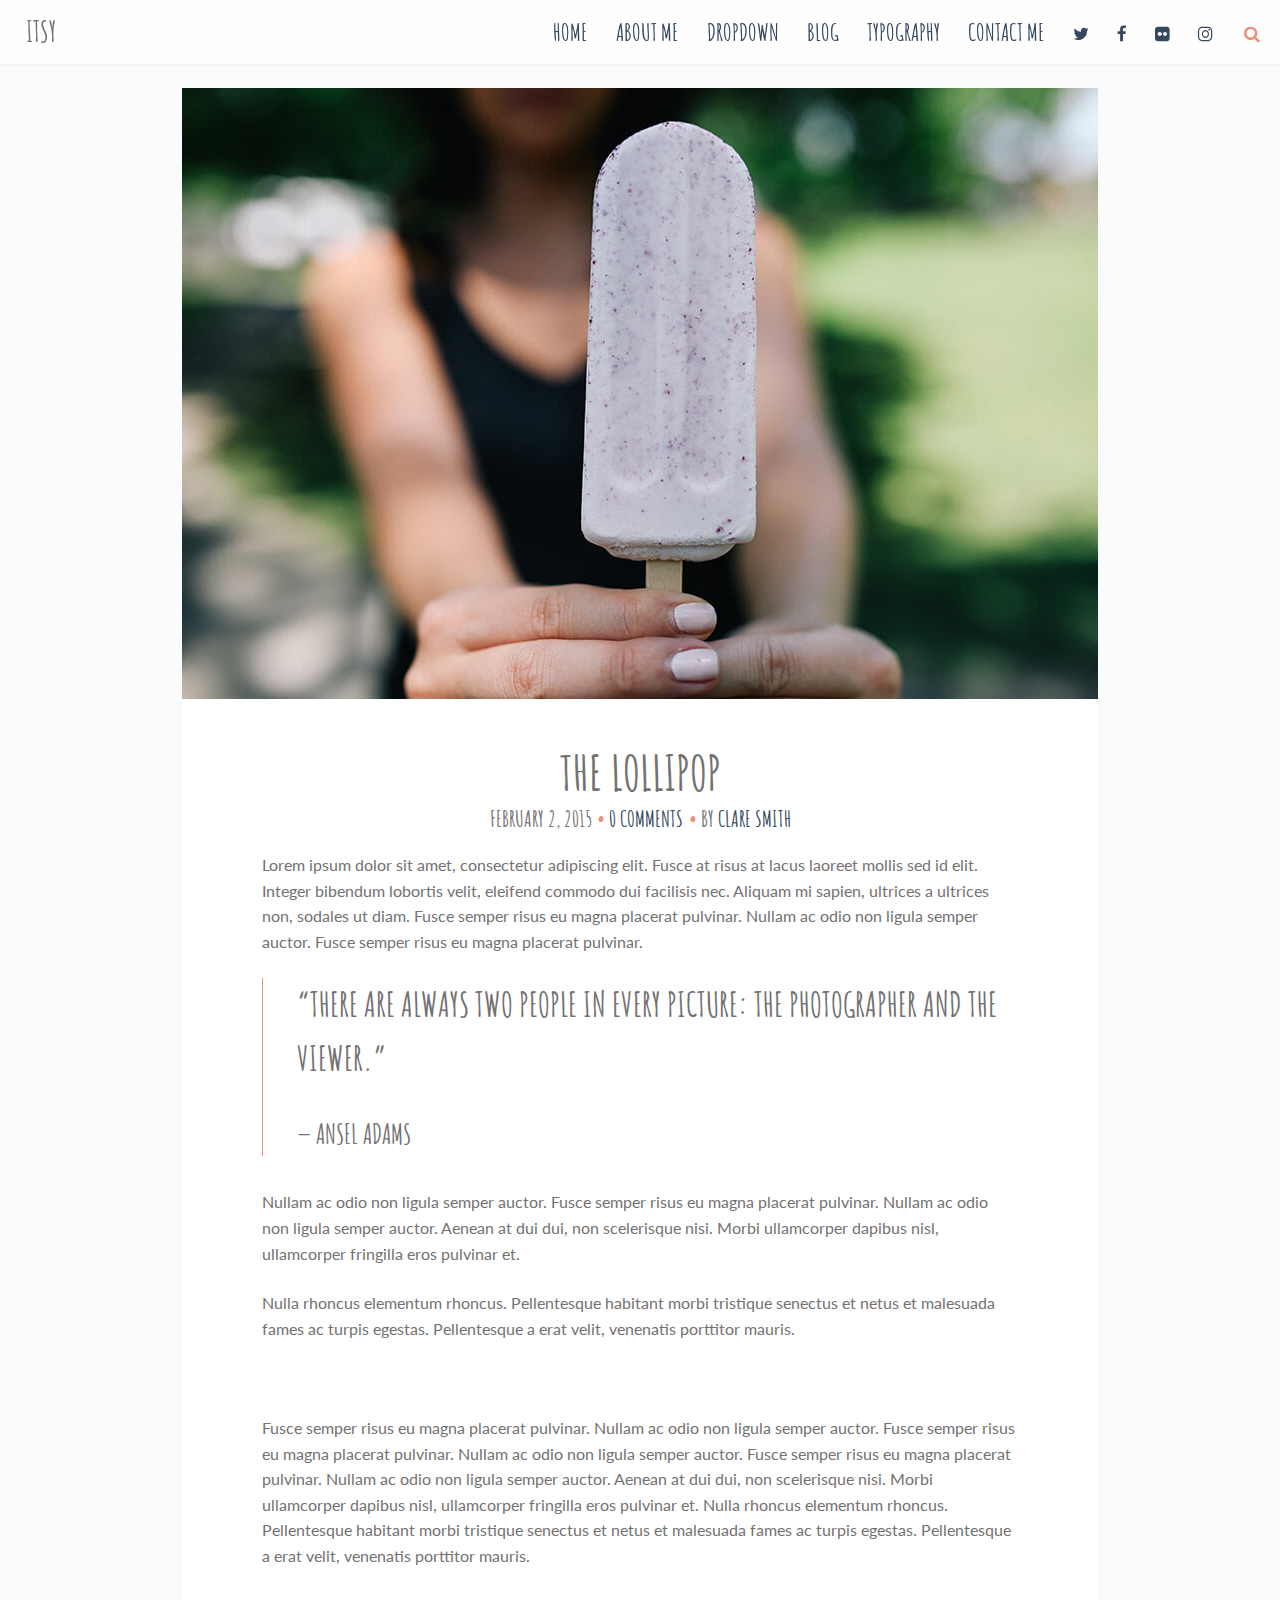
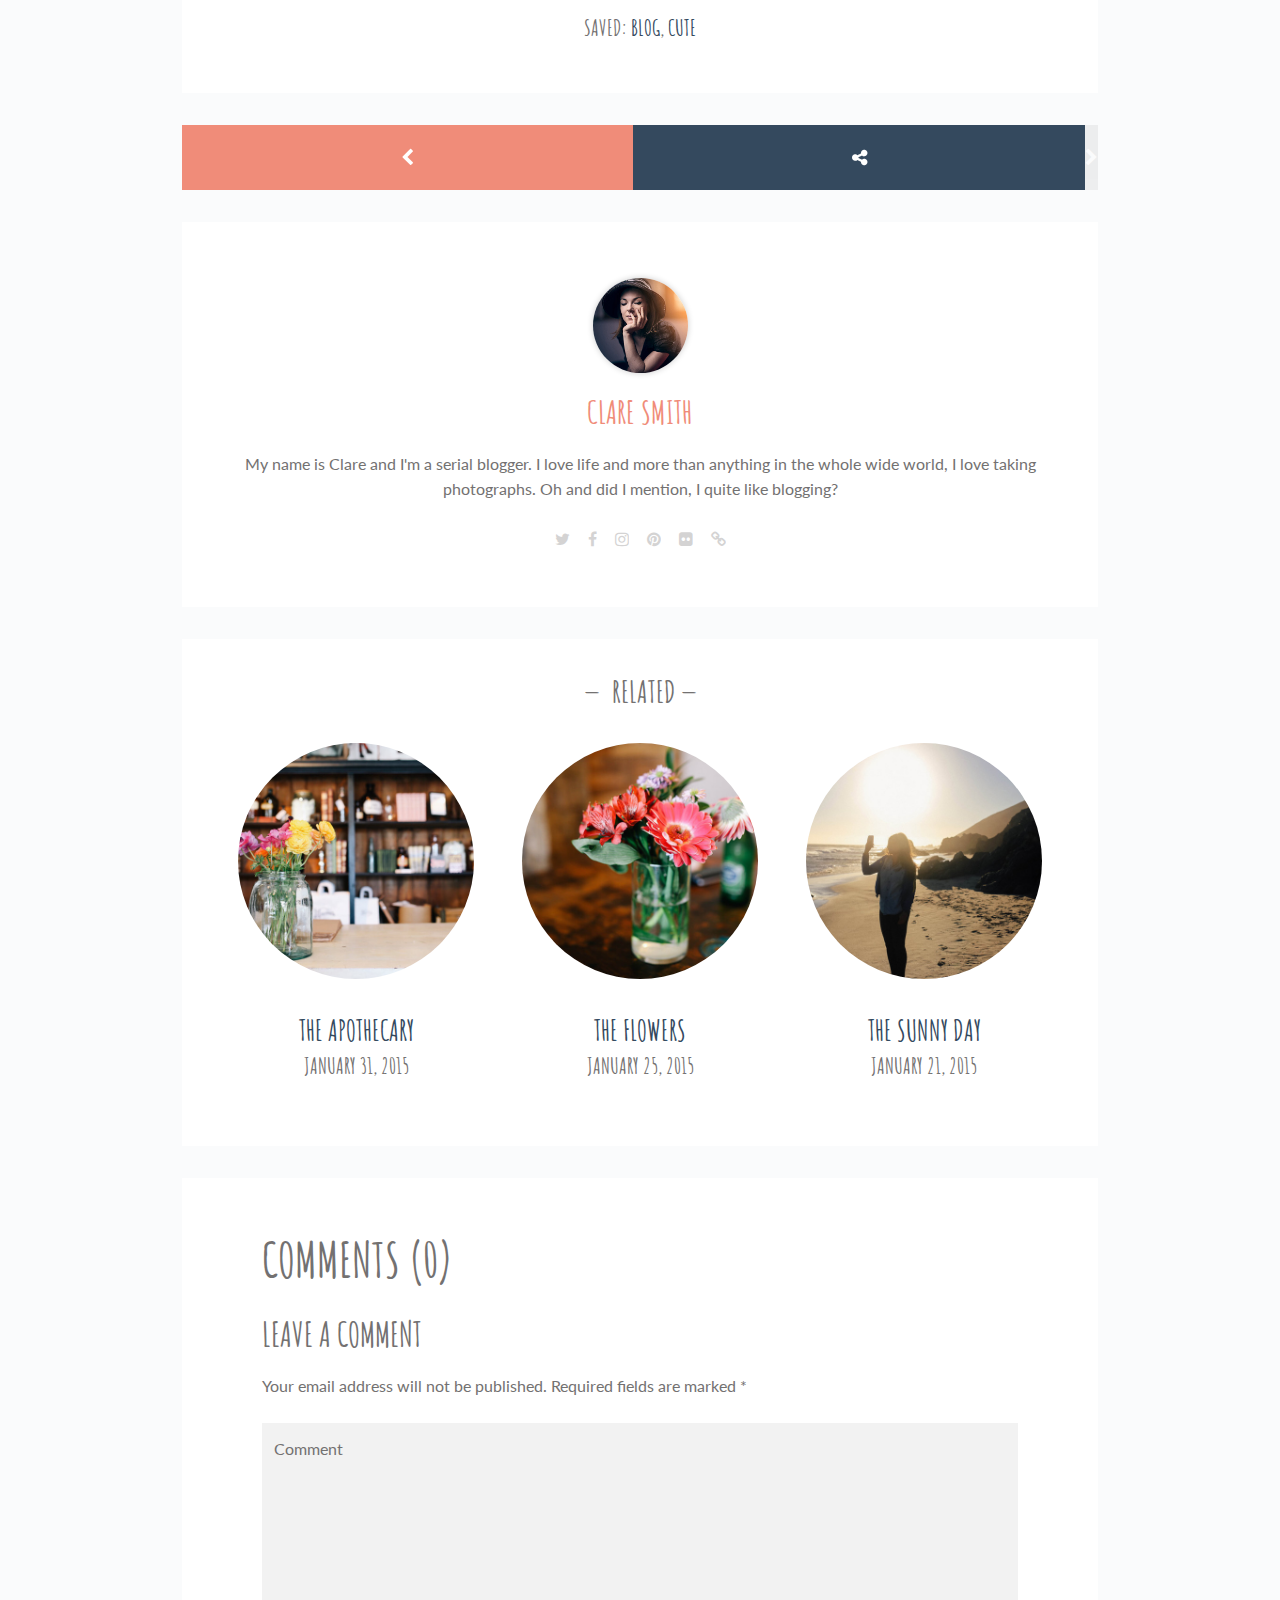
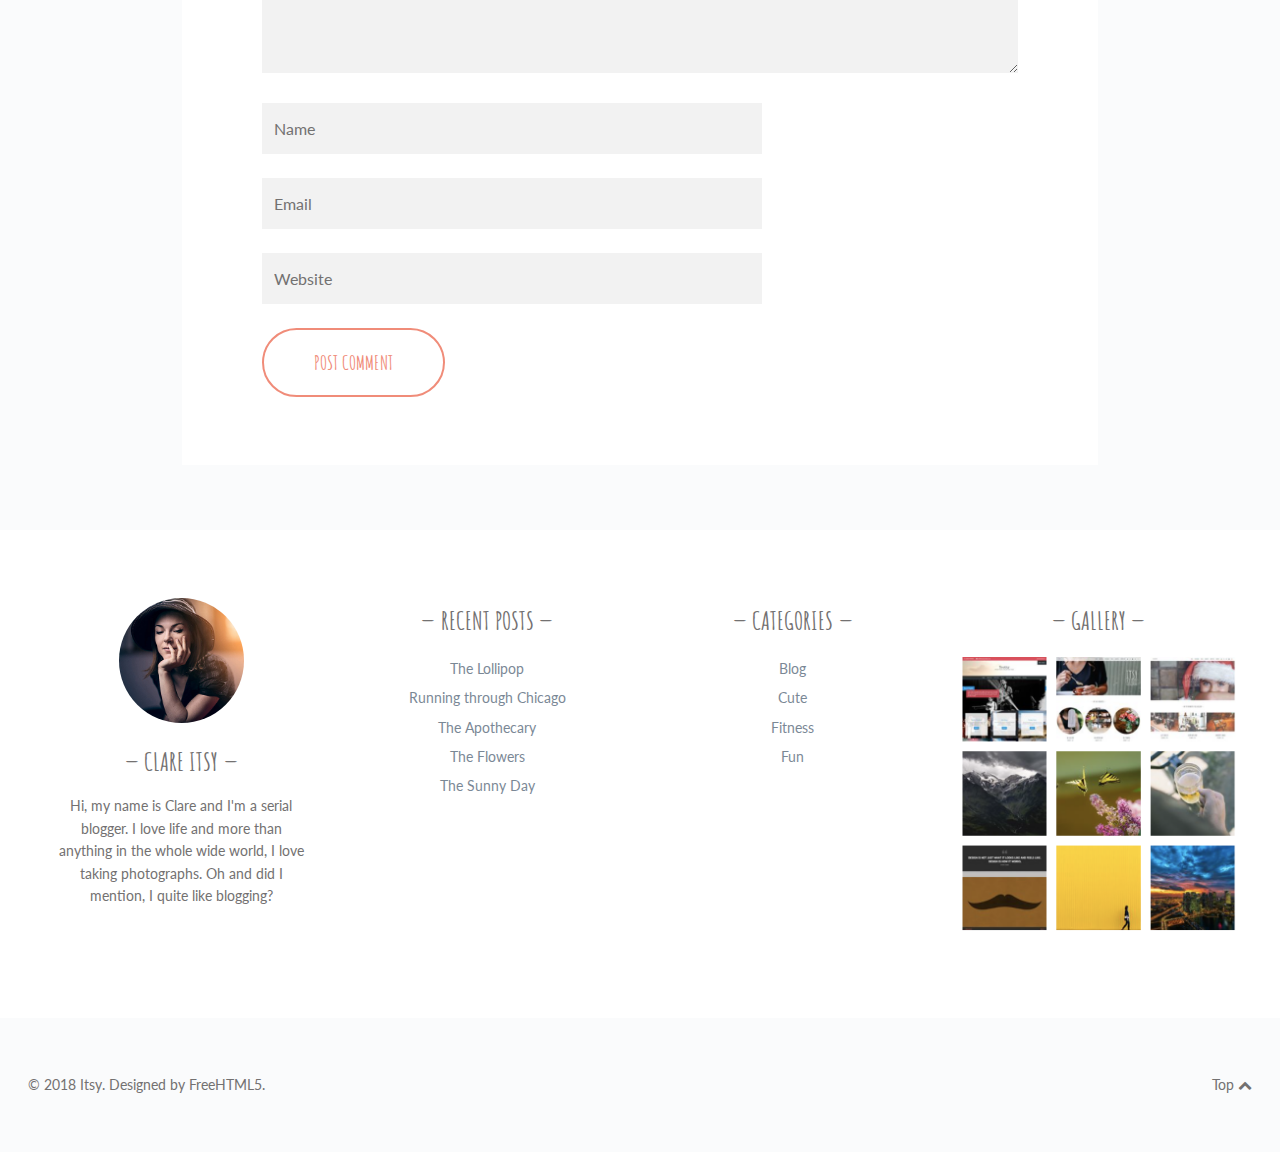
<file: Build04MyApp/wwwroot/storyDes/single.html>
<!doctype html>
<!--
	Itsy by FreeHTML5.co
	Twitter: https://twitter.com/fh5co
	Facebook: https://fb.com/fh5co
	URL: https://freehtml5.co
-->
<html class="home blog no-js" lang="en-US">
<head>
    <title>Itsy | A cutesy little template by FreeHTML5.co</title>

    <meta charset="UTF-8"/>
    <link rel="stylesheet" href="https://stackpath.bootstrapcdn.com/font-awesome/4.7.0/css/font-awesome.min.css"
          type="text/css" media="all"/>
    <link rel="stylesheet" href="https://fonts.googleapis.com/css?family=Amatic+SC%3A400%2C700%7CLato%3A400%2C700%2C400italic%2C700italic&amp;ver=4.9.8"
          type="text/css" media="screen"/>
    <link rel="stylesheet" href="style.css" type="text/css" media="screen"/>
    <link rel="stylesheet" href="print.css" type="text/css" media="print"/>
    <!--[if (lt IE 9) & (!IEMobile)]>
    <link rel="stylesheet" id="lt-ie9-css" href="ie.css" type="text/css" media="screen"/>
    <![endif]-->
    <script src='js/jquery-3.0.0.min.js'></script>
    <script src='js/jquery-migrate-3.0.1.min.js'></script>
    <!--[if lt IE 9]>
    <script src="http://html5shim.googlecode.com/svn/trunk/html5.js"></script>
    <![endif]-->
</head>
<body class="home sticky-menu sidebar-off" id="top">

<header class="header">

    <div class="header-wrap">

        <div class="logo plain logo-left">
            <div class="site-title">
                <a href="index.html" title="Go to Home">Itsy</a>
            </div>
        </div><!-- /logo -->


        <nav id="nav" role="navigation">
            <div class="table">
                <div class="table-cell">
                    <ul id="menu-menu-1">
                        <li class="menu-item">
                            <a href="index.html">Home</a></li>
                        <li class="menu-item">
                            <a href="about.html">About me</a></li>
                        <li class="menu-item">
                            <a href="#">Dropdown</a>
                            <ul class="sub-menu">
                                <li class="menu-item">
                                    <a href="#">Cute</a></li>
                                <li class="menu-item">
                                    <a href="#">Fun</a></li>
                                <li class="menu-item">
                                    <a href="#">Fitness</a>
                                </li>
                            </ul>
                        </li>
                        <li class="menu-item">
                            <a href="blog.html">Blog</a>
                            <ul class="sub-menu">
                                <li class="menu-item">
                                    <a href="single.html">Single</a></li>
                            </ul>
                        </li>
                        <li class="menu-item">
                            <a href="typography.html">Typography</a></li>
                        <li class="menu-item">
                            <a href="contact.html">Contact me</a></li>
                        <li class="menu-inline menu-item">
                            <a title="Twitter" href="http://twitter.com/fh5co">
                                <i class="fa fa-twitter"></i><span class="i">Twitter</span>
                            </a></li>
                        <li class="menu-inline menu-item">
                            <a title="Facebook" href="http://www.facebook.com/fh5co">
                                <i class="fa fa-facebook"></i><span class="i">Facebook</span>
                            </a></li>
                        <li class="menu-inline menu-item">
                            <a title="Flickr" href="#"><i class="fa fa-flickr"></i><span class="i">Flickr</span></a>
                        </li>
                        <li class="menu-inline menu-item">
                            <a title="Instagram" href="#">
                                <i class="fa fa-instagram"></i><span class="i">Instagram</span>
                            </a>
                        </li>
                    </ul>
                </div>
            </div>
        </nav>
        <a href="#nav" class="menu-trigger"><i class="fa fa-bars"></i></a>

        <a href="#topsearch" class="search-trigger"><i class="fa fa-search"></i></a>

    </div>

</header>


<div class="wrap full-wrap">
    <div class="main-wrap">
        <section class="main">


            <article class="post has-post-thumbnail">

  		        <span class="post-image">
                    <img width="916" height="611" src="images/Lollipop.jpg" alt="">
  		        </span>


                <div class="inner">

                    <h1 class="entry-title">The Lollipop</h1>
                    <ul class="meta top">
                        <li class="time">
                            <time class="post-date updated" datetime="2015-02-02">February 2, 2015 </time>
                        </li>

                        <li class="comments">
                            <a href="single.html#respond">0 Comments</a>
                        </li>

                        <li class="author-m">
                            By <span class="vcard author"><span class="fn"><a href="blog.html" title="Posts by Clare Smith" rel="author">Clare Smith</a></span></span>
                        </li>

                    </ul>
                    <div class="post-content">
                        <p>Lorem ipsum dolor sit amet, consectetur adipiscing elit. Fusce at risus at lacus laoreet mollis sed id elit. Integer bibendum lobortis velit, eleifend commodo dui facilisis nec. Aliquam mi sapien, ultrices a ultrices non, sodales ut diam. Fusce semper risus eu magna placerat pulvinar. Nullam ac odio non ligula semper auctor. Fusce semper risus eu magna placerat pulvinar.</p>
                        <blockquote><p>“There are always two people in every picture: the photographer and the viewer.”<cite>Ansel Adams</cite></p></blockquote>
                        <p>Nullam ac odio non ligula semper auctor. Fusce semper risus eu magna placerat pulvinar. Nullam ac odio non ligula semper auctor. Aenean at dui dui, non scelerisque nisi. Morbi ullamcorper dapibus nisl, ullamcorper fringilla eros pulvinar et.</p>
                        <p>Nulla rhoncus elementum rhoncus. Pellentesque habitant morbi tristique senectus et netus et malesuada fames ac turpis egestas. Pellentesque a erat velit, venenatis porttitor mauris.</p>
                        <p>&nbsp;</p>
                        <p>Fusce semper risus eu magna placerat pulvinar. Nullam ac odio non ligula semper auctor. Fusce semper risus eu magna placerat pulvinar. Nullam ac odio non ligula semper auctor. Fusce semper risus eu magna placerat pulvinar. Nullam ac odio non ligula semper auctor. Aenean at dui dui, non scelerisque nisi. Morbi ullamcorper dapibus nisl, ullamcorper fringilla eros pulvinar et. Nulla rhoncus elementum rhoncus. Pellentesque habitant morbi tristique senectus et netus et malesuada fames ac turpis egestas. Pellentesque a erat velit, venenatis porttitor mauris.</p>
                    </div>


                    <ul class="meta bottom">
                        <li class="cat">Saved:  <a href="#">Blog</a>, <a href="#">Cute</a></li>
                    </ul>

                </div>
            </article>

            <nav class="pagination">
                <ul>
                    <li class="older-posts">
                        <span><a href="#" rel="prev"><i class="fa fa-chevron-left"></i> <span class="i">Prev</span></a></span>
                    </li>
                    <li class="share-link">
                        <a href="#share"><i class="fa fa-share-alt"></i><span class="i">Share</span></a>
                    </li>
                    <li class="newer-posts">
                        <span class="inactive"><span class="i">Next</span> <i class="fa fa-chevron-right"></i></span>
                    </li>

                </ul>
            </nav>





            <aside class="author-wrap">
                <span class="author-avatar"><img alt="" src="images/about-me.jpg" class="avatar avatar-200 photo" height="200" width="200"></span>
                <div class="author-bio">
                    <h4><a href="blog.html">Clare Smith</a></h4>
                    <p>My name is Clare and I'm a serial blogger. I love life and more than anything in the whole wide world, I love taking photographs. Oh and did I mention, I quite like blogging?</p>
                    <div class="author-socials-wrap">

                        <a class="author-socials" href="http://twitter.com/fh5co" target="_blank"><i class="fa fa-twitter"></i><span>Twitter</span></a>
                        <a class="author-socials" href="http://facebook.com/fh5co" target="_blank"><i class="fa fa-facebook"></i><span>Facebook</span></a>
                        <a class="author-socials" href="#" target="_blank"><i class="fa fa-instagram"></i><span>Instagram</span></a>
                        <a class="author-socials" href="#" target="_blank"><i class="fa fa-pinterest"></i><span>Pinterest</span></a>
                        <a class="author-socials" href="#" target="_blank"><i class="fa fa-flickr"></i><span>Flickr</span></a>
                        <a class="author-socials" href="https://freehtml5.co" target="_blank"><i class="fa fa-link"></i><span>Website</span></a>

                    </div>
                </div>

            </aside>




            <div class="related-posts">

                <h5>Related</h5>

                <div class="posts">

                    <aside class="related post has-post-thumbnail">

  		                <span class="post-image">
                            <a href="#" title="The Apothecary">
                                <img width="468" height="468" src="images/Apothecary.jpg" alt=""></a>
                        </span>


                        <div class="inner">

                            <h6 class="entry-title">

                                <a href="#" title="The Apothecary">

                                    The Apothecary
                                </a>
                                <ul class="meta top">
                                    <li class="time">
                                        <time class="post-date updated" datetime="2015-01-31">January 31, 2015</time>
                                    </li>
                                </ul>

                            </h6>

                        </div>
                    </aside>


                    <aside class="related post has-post-thumbnail">

                        <span class="post-image">
                            <a href="#" title="The Flowers">
                                <img width="468" height="468" src="images/Flowers.jpg" alt="" ></a>
                        </span>


                        <div class="inner">

                            <h6 class="entry-title">

                                <a href="#" title="The Flowers">The Flowers</a>
                                <ul class="meta top">
                                    <li class="time">
                                        <time class="post-date updated" datetime="2015-01-25">January 25, 2015</time>
                                    </li>
                                </ul>

                            </h6>

                        </div>
                    </aside>

                    <aside class="related post has-post-thumbnail">

                        <span class="post-image">
                            <a href="#" title="The Sunny Day">
                                <img width="468" height="468" src="images/Sun.jpg" alt="">
                            </a>
                        </span>


                        <div class="inner">

                            <h6 class="post-title entry-title">

                                <a href="#" title="The Sunny Day">The Sunny Day</a>
                                <ul class="meta top">
                                    <li class="time">
                                        <time class="post-date updated" datetime="2015-01-21">January 21, 2015</time>
                                    </li>
                                </ul>

                            </h6>

                        </div>
                    </aside>


                </div></div>



            <div class="comments-wrapper">

                <div id="comments" class="inner">

                    <div class="comments-inner"><h3 id="respond-title">Comments (0)</h3></div>

                    <aside class="comments">
                    </aside>

                    <div id="respond" class="comment-respond">
                        <h3 id="reply-title" class="comment-reply-title">Leave a comment <small><a rel="nofollow" id="cancel-comment-reply-link" href="#respond" style="display:none;">Cancel reply</a></small></h3>
                        <form>
                            <p>Your email address will not be published. Required fields are marked <span class="required">*</span></p>
                            <p><label for="comment">Comment</label><textarea id="comment" name="comment" cols="45" rows="8" aria-required="true" placeholder="Comment"></textarea></p><p class="comment-form-author"><label class="hidden" for="author">Name</label> <span class="required hidden">*</span><input id="author" name="author" type="text" value="" size="30" aria-required="true" placeholder="Name"></p>
                            <p><label for="email">Email</label> <span class="required ">*</span><input id="email" name="email" type="text" value="" size="30" aria-required="true" placeholder="Email"></p>
                            <p><label for="url">Website</label><input id="url" name="url" type="text" value="" size="30" placeholder="Website"></p>
                            <p class="form-submit"><input name="submit" type="submit" id="submit" class="submit" value="Post Comment"></p>
                        </form>
                    </div><!-- #respond -->

                </div>

            </div>


        </section>


    </div><!-- /main-wrap -->


</div><!-- /wrap -->


<div class="footer-widgets widget-count-4">

    <div class="wrap">

        <div class="mt-about-you-widget">
            <div class="widget footer">

                <img class="mt-about-avatar" src="images/about-me.jpg" alt="Clare Itsy"/>


                <h4>Clare Itsy</h4>

                <div class="mt-about-bio">
                    <p>Hi, my name is Clare and I&#039;m a serial blogger. I love life and more
                    than anything in the whole wide world, I love taking photographs. Oh and did I mention, I quite like
                    blogging?</p>
                </div>


            </div>
        </div>
        <div class="widget footer"><h4>Recent Posts</h4>
            <ul>
                <li>
                    <a href="#">The Lollipop</a>
                </li>
                <li>
                    <a href="#">Running through Chicago</a>
                </li>
                <li>
                    <a href="#">The Apothecary</a>
                </li>
                <li>
                    <a href="#">The Flowers</a>
                </li>
                <li>
                    <a href="#">The Sunny Day</a>
                </li>
            </ul>
        </div>
        <div class="widget footer"><h4>Categories</h4>
            <ul>
                <li class="cat-item cat-item-6">
                    <a href="#" title="A cute little description would go in here">Blog</a>
                </li>
                <li class="cat-item cat-item-7">
                    <a href="#" title="A cute little description would go in here">Cute</a>
                </li>
                <li class="cat-item cat-item-8">
                    <a href="#">Fitness</a>
                </li>
                <li class="cat-item cat-item-9">
                    <a href="#">Fun</a>
                </li>
            </ul>
        </div>
        <div class="widget footer"><h4>Gallery</h4>
            <div class="textwidget">
                <img src="images/gallery.png" alt="">
            </div>
        </div>
    </div>

</div>


<footer class="footer">
    <div class="footer-wrap">
        <div id="footer-text">&copy; 2018 Itsy.
            Designed by <a href="https://freehtml5.co" target="_blank">FreeHTML5</a>.</div>

        <a href="#top" id="btt">Top <i class="fa fa-chevron-up"></i></a>
    </div>
</footer>

<div class="share-overlay">

    <div class="share-inner">

        <span class="share-label">Share: </span>

        <ul class="meta sharer" id="share">
            <li class="share-on">
                <a target="blank" title="The+Lollipop"
                   href="https://twitter.com/share?text=The+Lollipop%20-%20&amp;url=https://freehtml5.co&amp;via=fh5co"
                   onclick="window.open('https://twitter.com/share?text=The+Lollipop%20-%20&amp;url=https://freehtml5.co','twitter','width=450,height=300,left='+(screen.availWidth/2-375)+',top='+(screen.availHeight/2-150)+'');return false;"
                   class="twitter">
                    <i class="fa fa-twitter"></i><span>Twitter</span>
                </a>
            </li>
            <li class="share-on">
                <a href="http://pinterest.com/pin/create/button/?url=https://freehtml5.co&amp;description=FreeHTML5"
                   target="_blank" class=" pinterest offblack">
                    <i class="fa fa-pinterest"></i><span>Pinterest</span>
                </a>
            </li>
            <li class="share-on">
                <a target="blank" title="The+Lollipop"
                   href="http://www.facebook.com/share.php?u=https://freehtml5.co"
                   onclick="window.open('http://www.facebook.com/share.php?u=https://freehtml5.co','facebook','width=450,height=300,left='+(screen.availWidth/2-375)+',top='+(screen.availHeight/2-150)+'');return false;"
                   class=" facebook ">
                    <i class="fa fa-facebook"></i><span>Facebook</span>
                </a>
            </li>

            <li class="share-on">
                <a onclick="window.open('https://plus.google.com/share?url=https://freehtml5.co','gplusshare','width=450,height=300,left='+(screen.availWidth/2-375)+',top='+(screen.availHeight/2-150)+'');return false;"
                   href="https://plus.google.com/share?urlhttps://freehtml5.co"
                   class=" googleplus offblack">
                    <i class="fa fa-google-plus"></i><span>Google+</span>
                </a>
            </li>
        </ul>
    </div>
</div>

<div id="topsearch">
    <div class="table">
        <div class="table-cell">
            <form role="search" method="get" class="searchform" action="index.html">
                <div>
                    <input type="text" value="" name="s" class="s" placeholder="Type and hit enter"/>
                    <input type="submit" class="searchsubmit" value="Search"/>
                </div>
            </form>
        </div>
    </div>
    <a href="#topsearch" class="search-trigger"><i class="fa fa-times"></i></a>
</div>


<script>var ie9 = false;</script>
<!--[if lte IE 9 ]>
<script> var ie9 = true; </script>
<![endif]-->
<script src="js/global-plugins.min.js"></script>
<script src="js/main.js"></script>
</body>
</html>
</file>
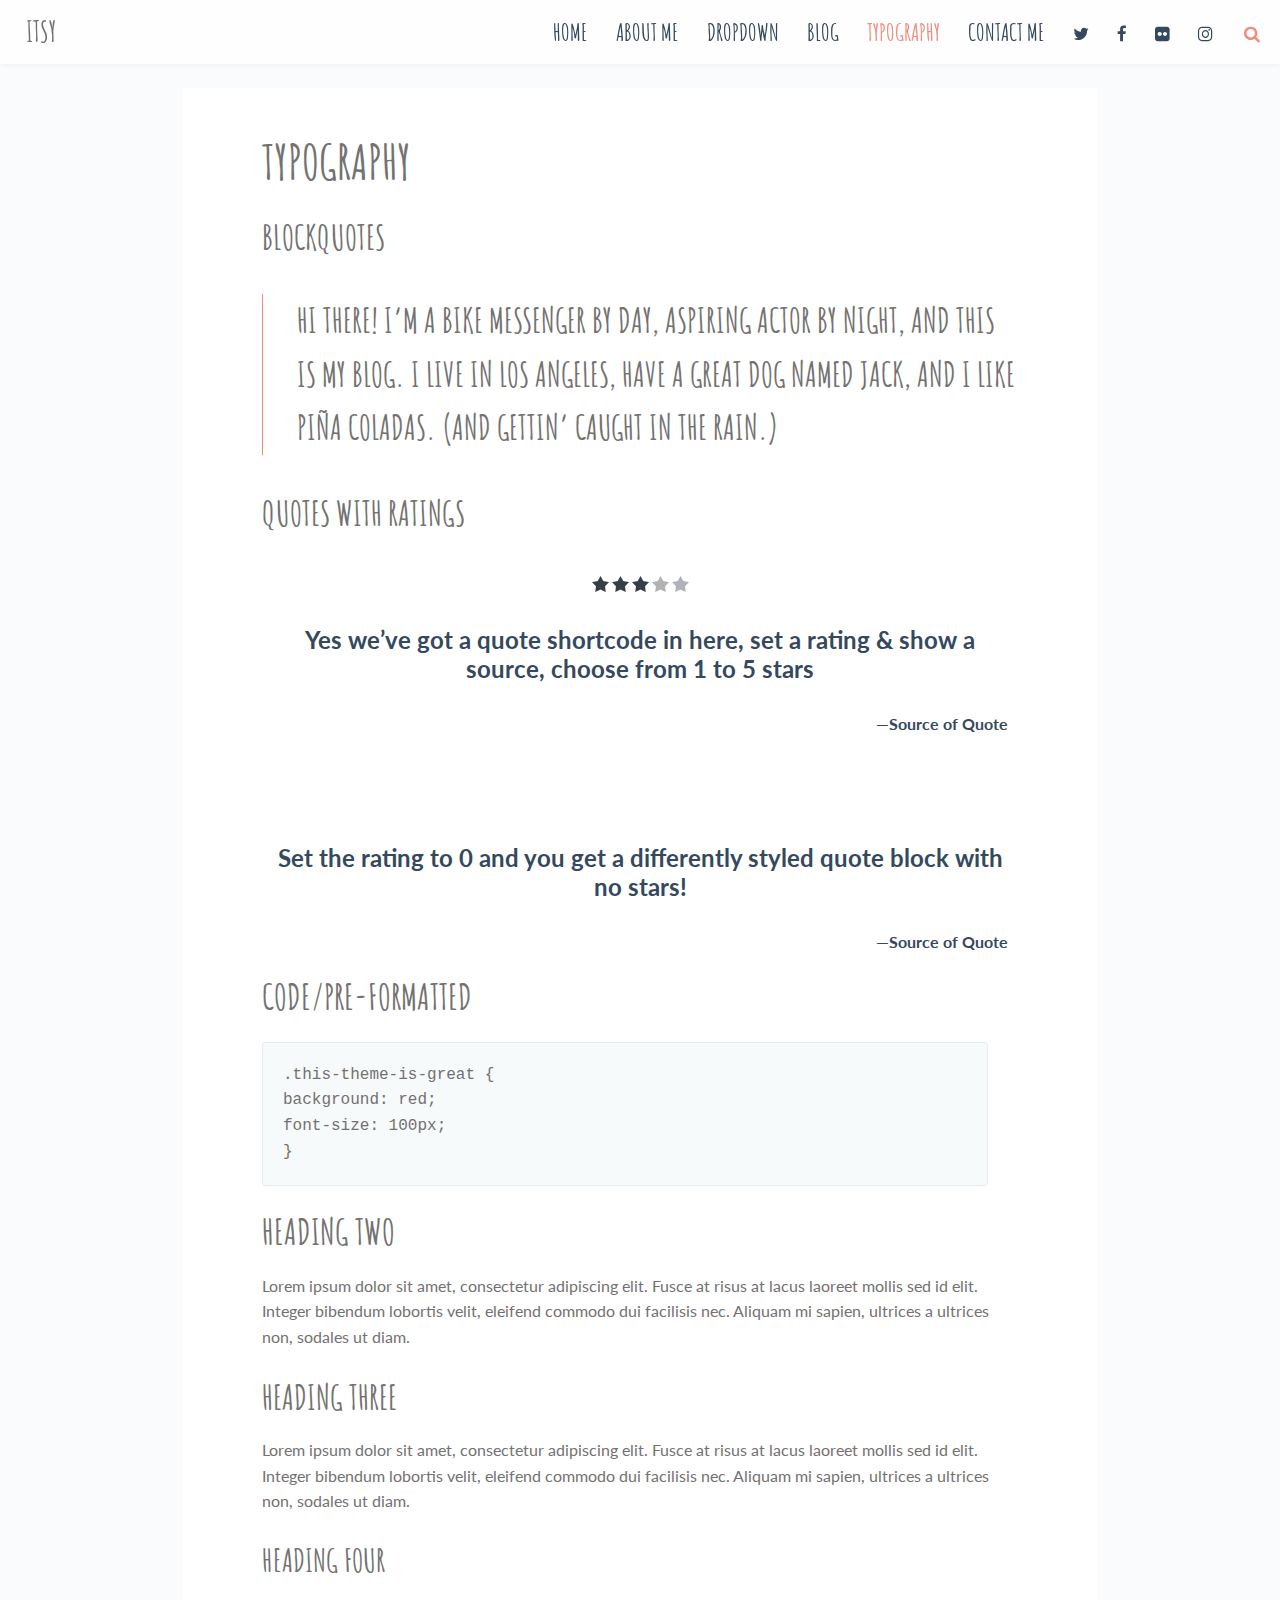
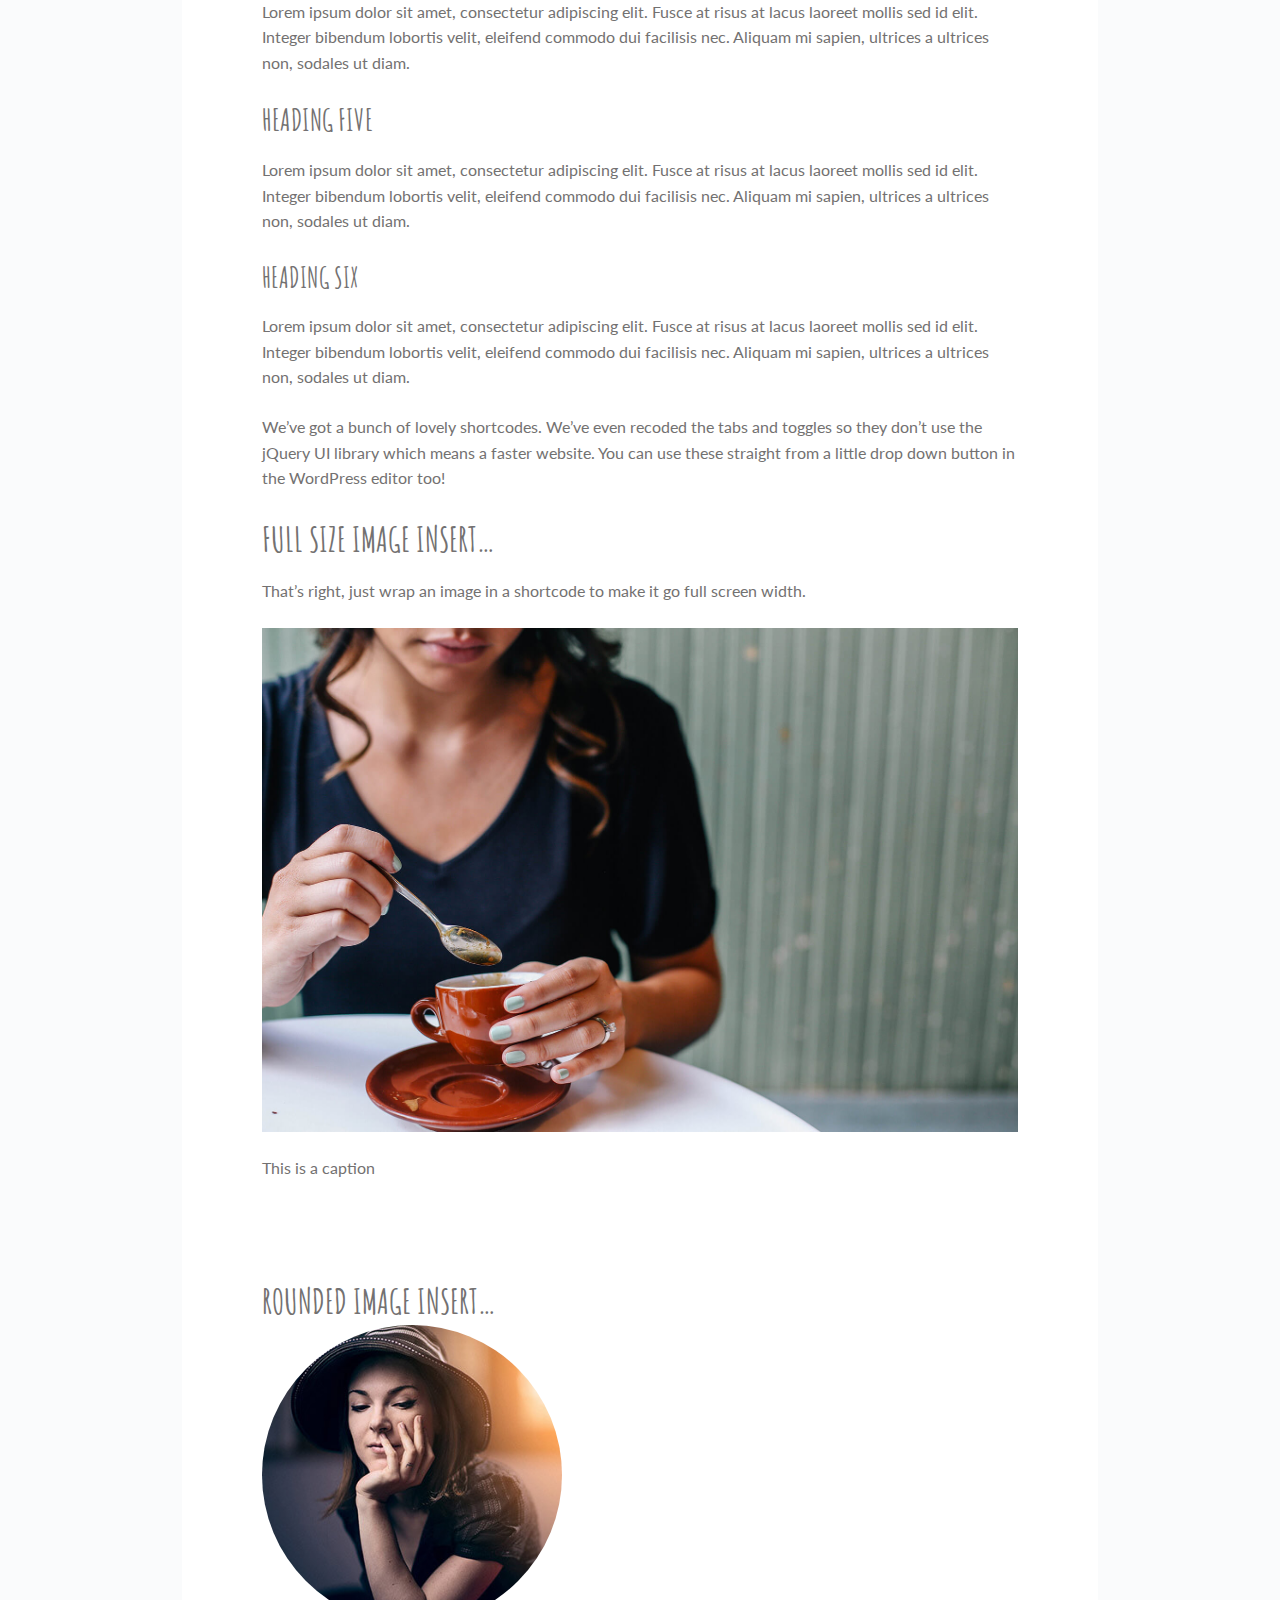
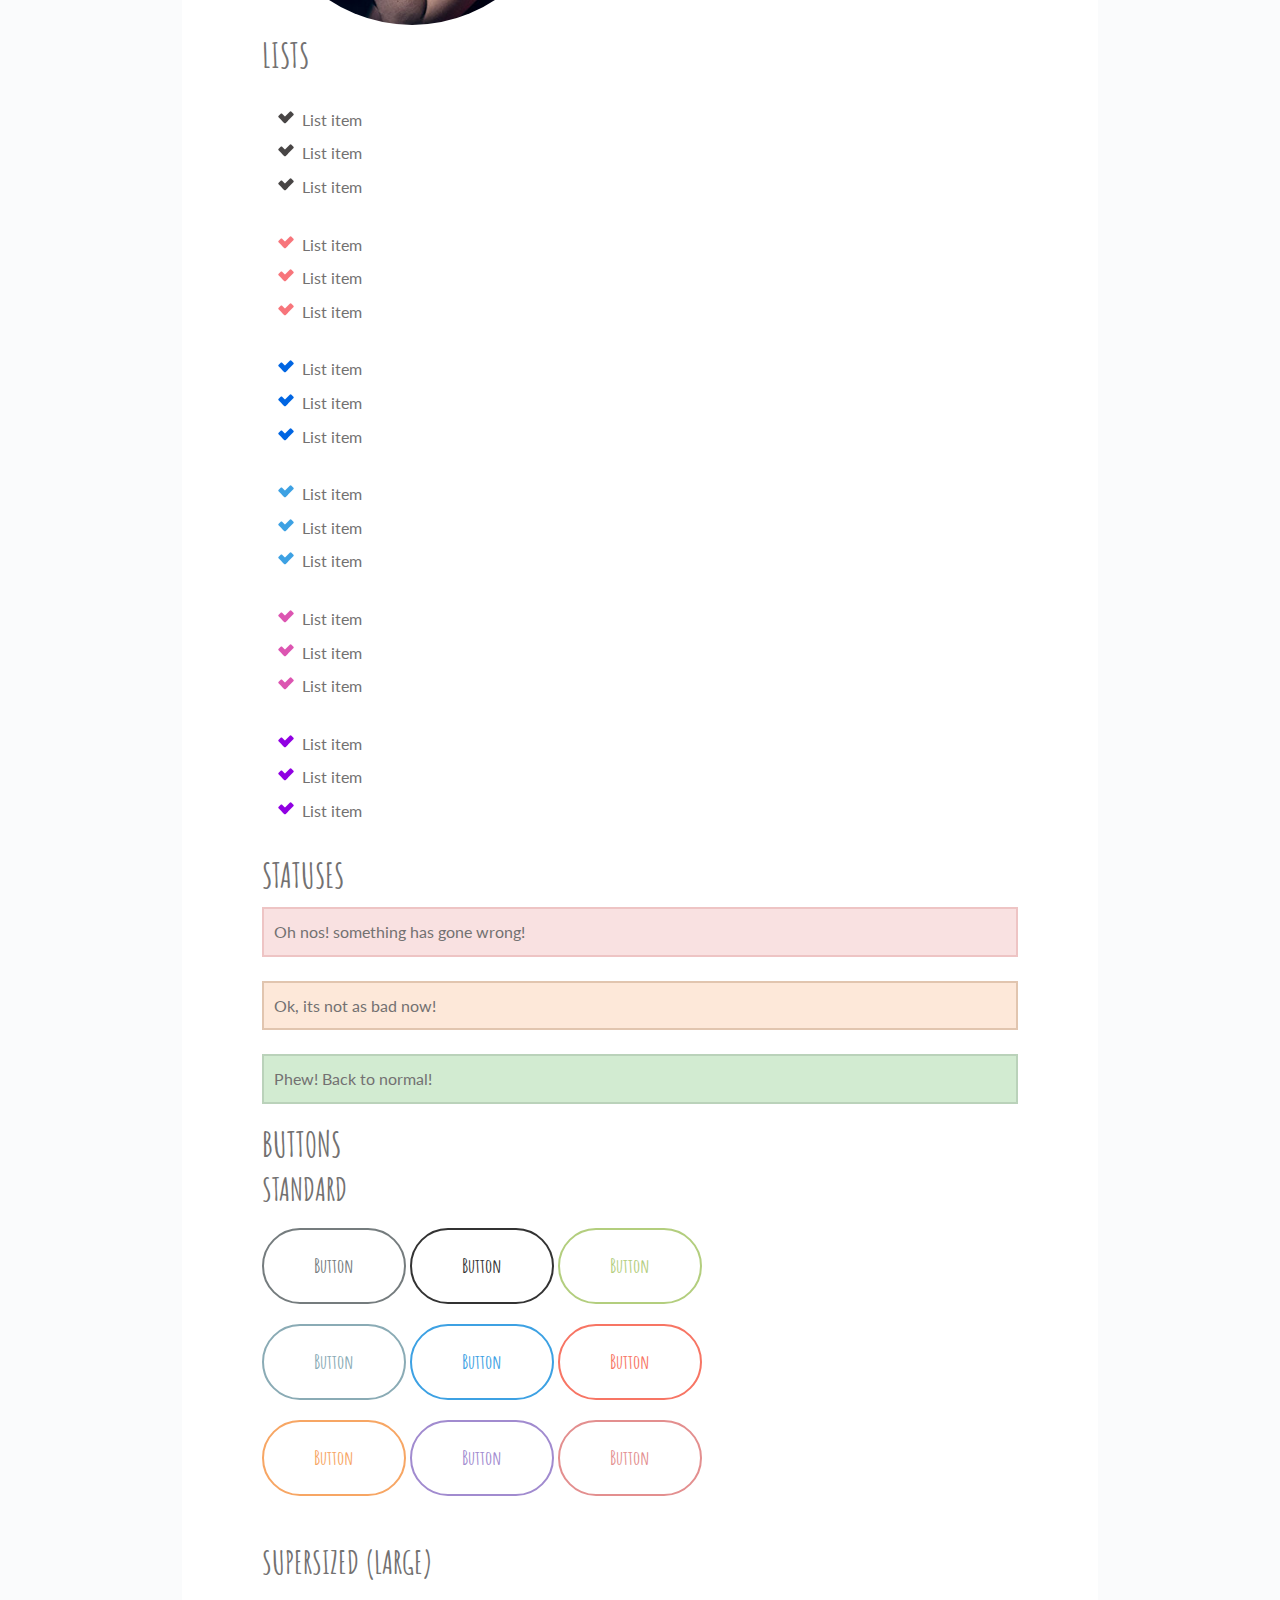
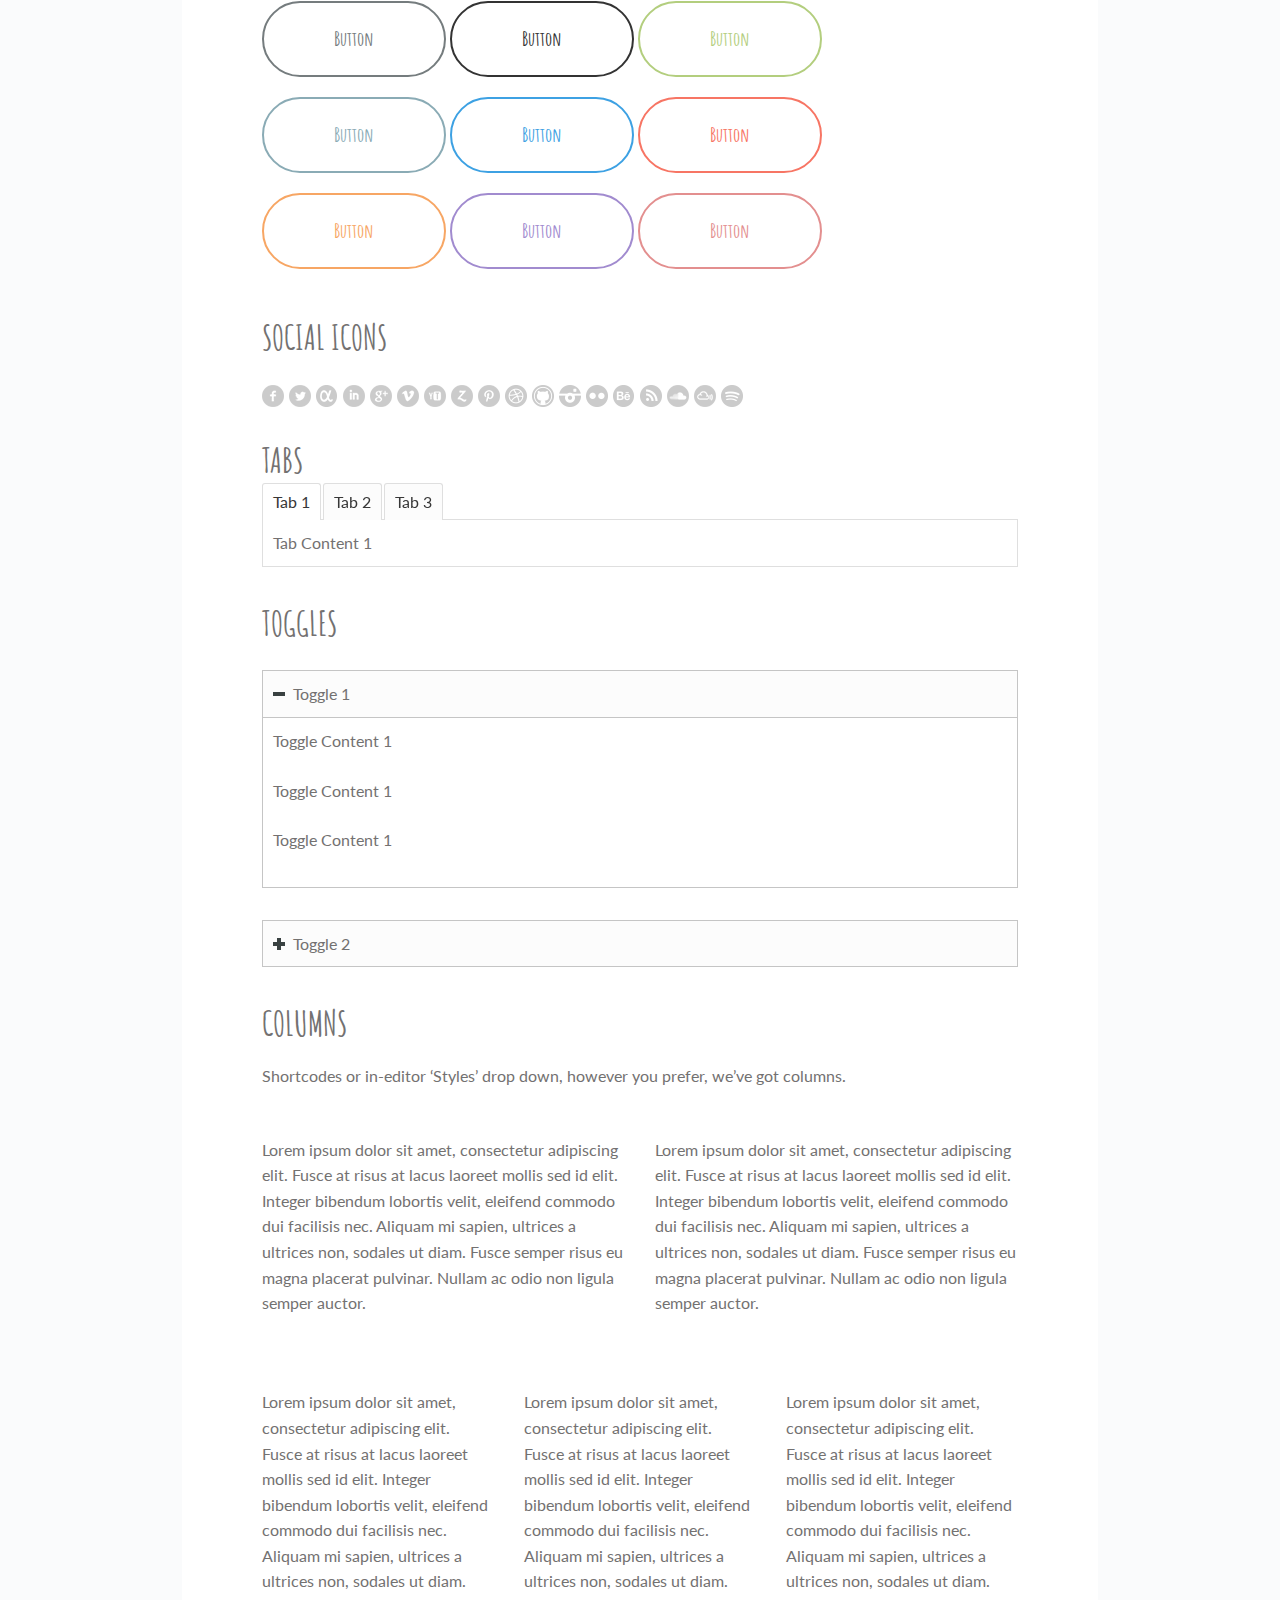
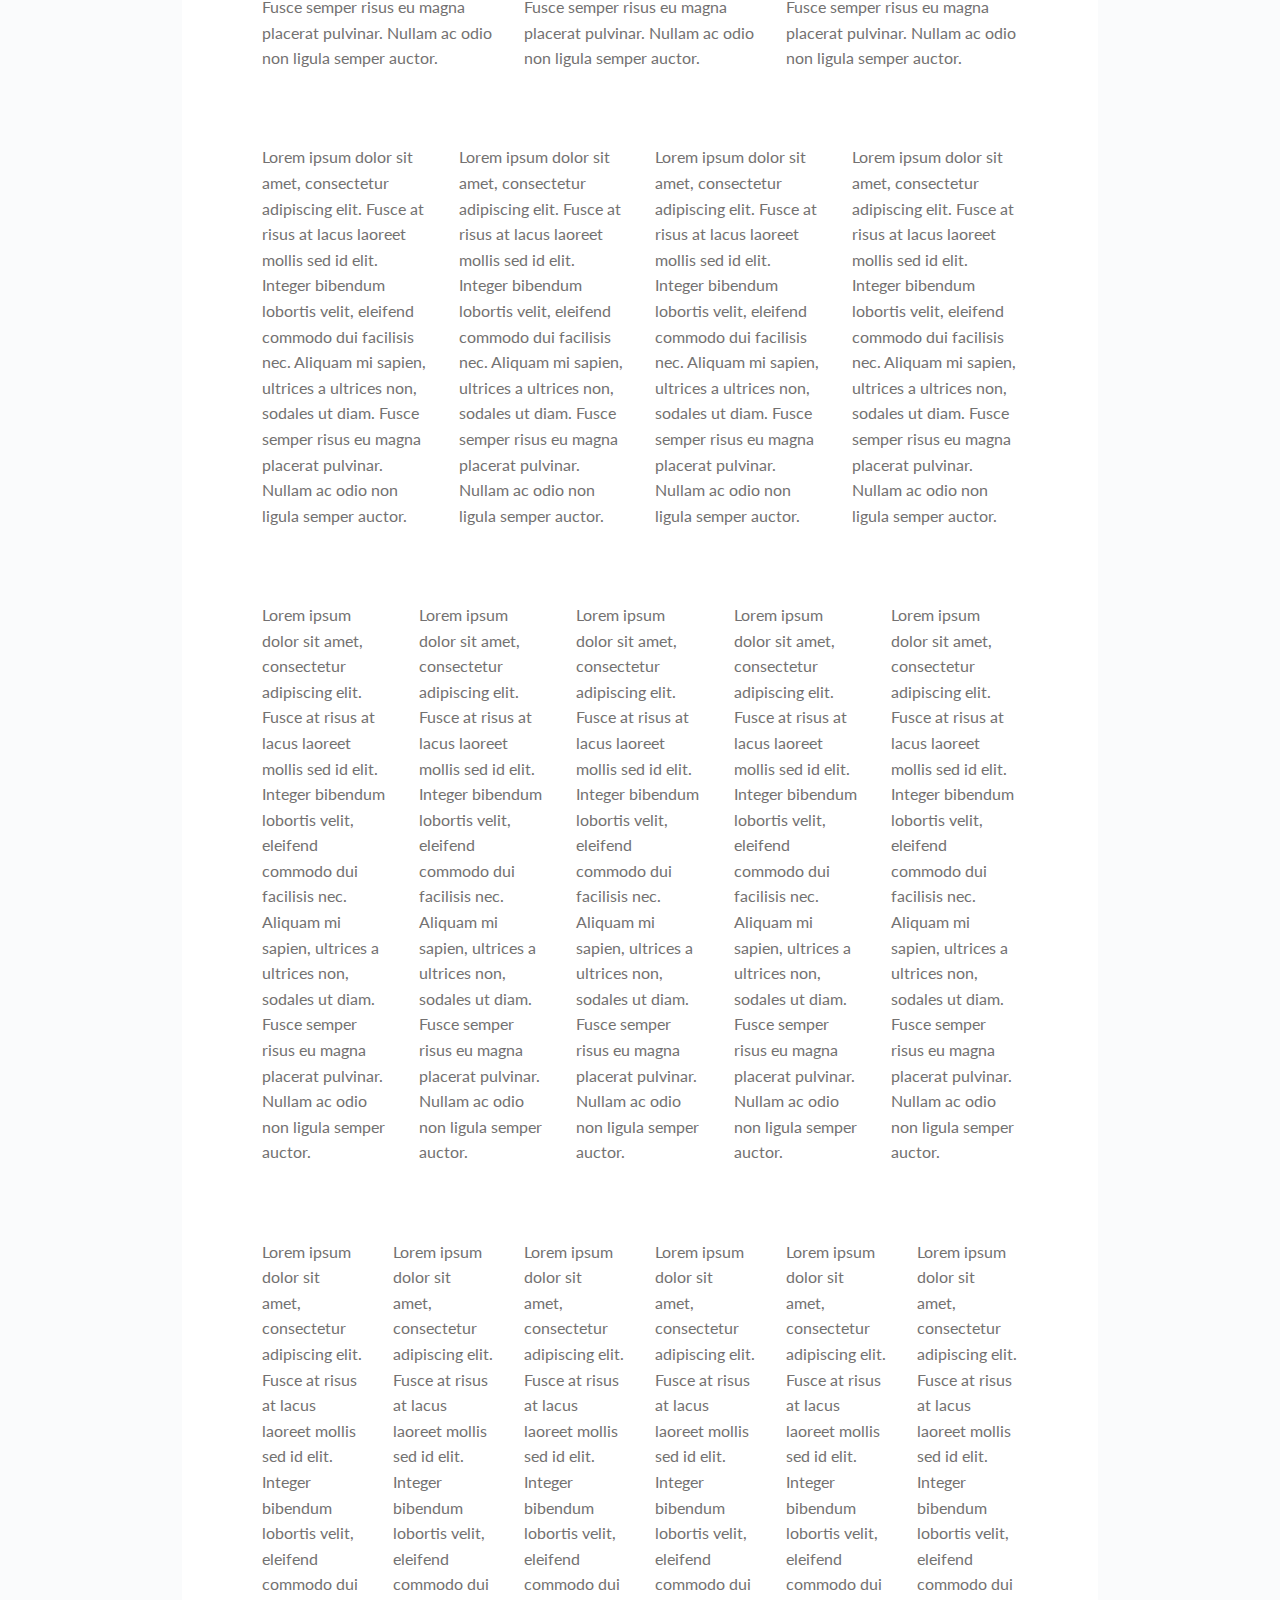
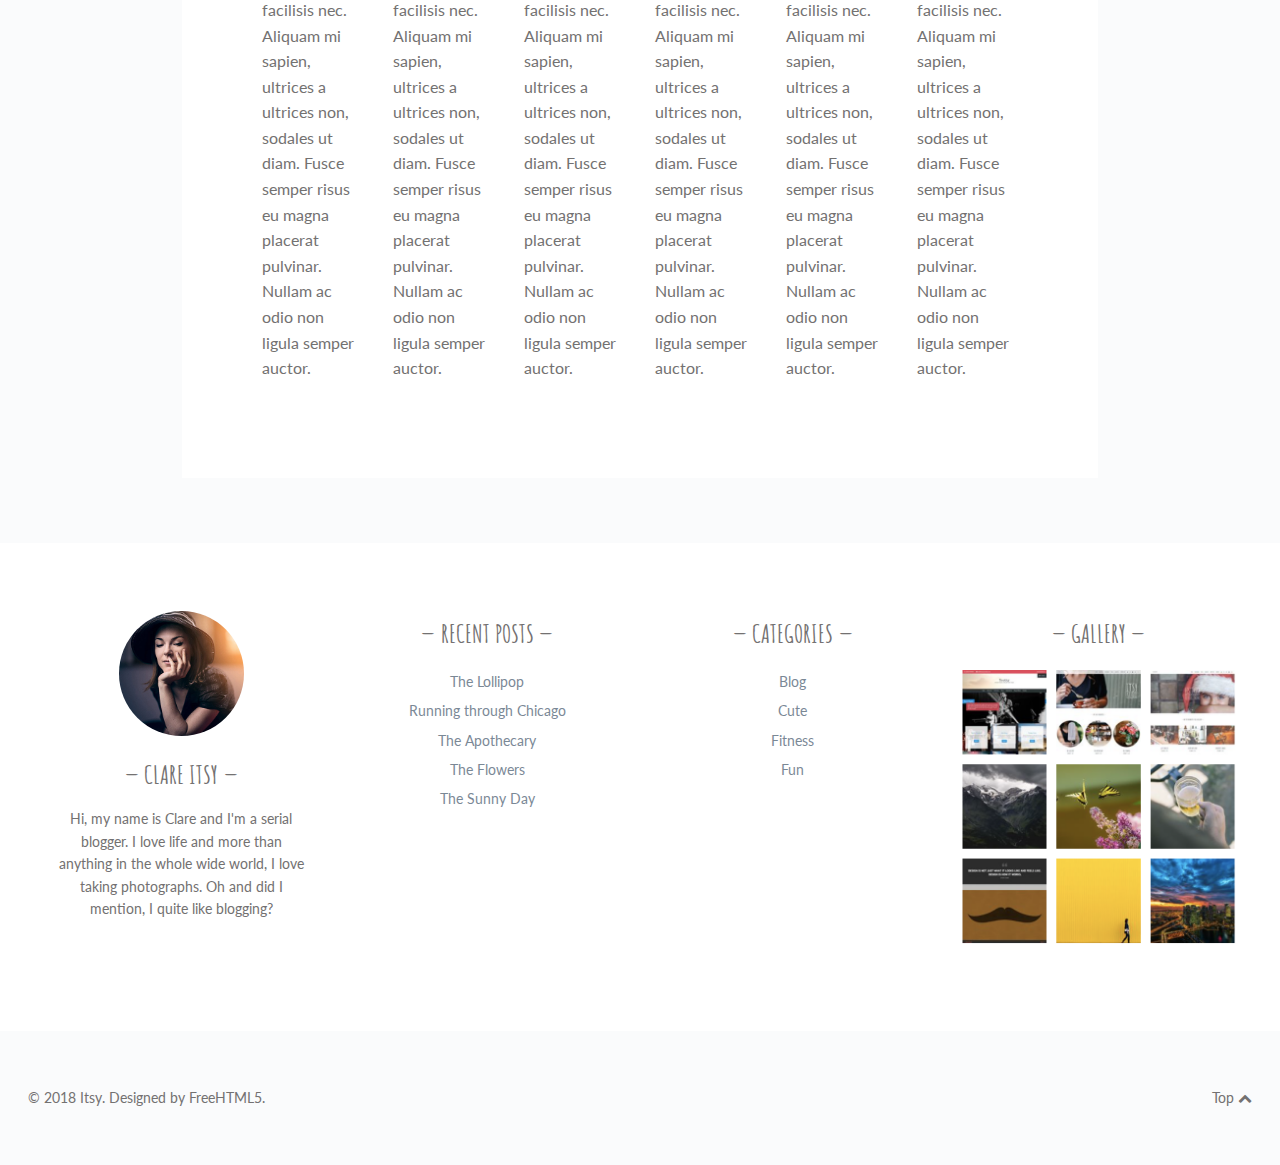
<file: Build04MyApp/wwwroot/storyDes/typography.html>
<!doctype html>
<!--
	Itsy by FreeHTML5.co
	Twitter: https://twitter.com/fh5co
	Facebook: https://fb.com/fh5co
	URL: https://freehtml5.co
-->
<html class="home blog no-js" lang="en-US">
<head>
    <title>Itsy | A cutesy little template by FreeHTML5.co</title>

    <meta charset="UTF-8"/>
    <link rel="stylesheet" href="https://stackpath.bootstrapcdn.com/font-awesome/4.7.0/css/font-awesome.min.css"
          type="text/css" media="all"/>
    <link rel="stylesheet" href="https://fonts.googleapis.com/css?family=Amatic+SC%3A400%2C700%7CLato%3A400%2C700%2C400italic%2C700italic&amp;ver=4.9.8"
          type="text/css" media="screen"/>
    <link rel="stylesheet" href="style.css" type="text/css" media="screen"/>
    <link rel="stylesheet" href="print.css" type="text/css" media="print"/>
    <!--[if (lt IE 9) & (!IEMobile)]>
    <link rel="stylesheet" id="lt-ie9-css" href="ie.css" type="text/css" media="screen"/>
    <![endif]-->
    <script src='js/jquery-3.0.0.min.js'></script>
    <script src='js/jquery-migrate-3.0.1.min.js'></script>
    <!--[if lt IE 9]>
    <script src="http://html5shim.googlecode.com/svn/trunk/html5.js"></script>
    <![endif]-->
</head>
<body class="home sticky-menu sidebar-off" id="top">

<header class="header">

    <div class="header-wrap">

        <div class="logo plain logo-left">
            <div class="site-title">
                <a href="index.html" title="Go to Home">Itsy</a>
            </div>
        </div><!-- /logo -->


        <nav id="nav" role="navigation">
            <div class="table">
                <div class="table-cell">
                    <ul id="menu-menu-1">
                        <li class="menu-item">
                            <a href="index.html">Home</a></li>
                        <li class="menu-item">
                            <a href="about.html">About me</a></li>
                        <li class="menu-item">
                            <a href="#">Dropdown</a>
                            <ul class="sub-menu">
                                <li class="menu-item">
                                    <a href="#">Cute</a></li>
                                <li class="menu-item">
                                    <a href="#">Fun</a></li>
                                <li class="menu-item">
                                    <a href="#">Fitness</a>
                                </li>
                            </ul>
                        </li>
                        <li class="menu-item">
                            <a href="blog.html">Blog</a>
                            <ul class="sub-menu">
                                <li class="menu-item">
                                    <a href="single.html">Single</a></li>
                            </ul>
                        </li>
                        <li class="menu-item current-menu-item">
                            <a href="typography.html">Typography</a></li>
                        <li class="menu-item">
                            <a href="contact.html">Contact me</a></li>
                        <li class="menu-inline menu-item">
                            <a title="Twitter" href="http://twitter.com/fh5co">
                                <i class="fa fa-twitter"></i><span class="i">Twitter</span>
                            </a></li>
                        <li class="menu-inline menu-item">
                            <a title="Facebook" href="http://www.facebook.com/fh5co">
                                <i class="fa fa-facebook"></i><span class="i">Facebook</span>
                            </a></li>
                        <li class="menu-inline menu-item">
                            <a title="Flickr" href="#"><i class="fa fa-flickr"></i><span class="i">Flickr</span></a>
                        </li>
                        <li class="menu-inline menu-item">
                            <a title="Instagram" href="#">
                                <i class="fa fa-instagram"></i><span class="i">Instagram</span>
                            </a>
                        </li>
                    </ul>
                </div>
            </div>
        </nav>
        <a href="#nav" class="menu-trigger"><i class="fa fa-bars"></i></a>

        <a href="#topsearch" class="search-trigger"><i class="fa fa-search"></i></a>

    </div>

</header>


<div class="wrap full-wrap">
    <div class="main-wrap">
        <section class="main">
            <article class="post page">

                <div class="inner">
                    <h1>Typography</h1>
                    <div class="post-content">
                        <h3>Blockquotes</h3>
                        <blockquote><p>Hi there! I’m a bike messenger by day, aspiring actor by night, and this is my blog. I live in Los Angeles, have a great dog named Jack, and I like piña coladas. (And gettin’ caught in the rain.)</p></blockquote>
                        <h3>Quotes with Ratings</h3>
                        <div class="quotemark ">Yes we’ve got a quote shortcode in here, set a rating &amp; show a source, choose from 1 to 5 stars<div class="quote-source">Source of Quote</div><div class="quote-rating-3"></div></div>
                        <div class="quotemark ">Set the rating to 0 and you get a differently styled quote block with no stars!<div class="quote-source">Source of Quote</div><div class="quote-rating-0"></div></div>
                        <h2>Code/Pre-formatted</h2>
                        <pre><code>.this-theme-is-great {
background: red;
font-size: 100px;
}</code></pre>
                        <h2>Heading Two</h2>
                        <p>Lorem ipsum dolor sit amet, consectetur adipiscing elit. Fusce at risus at lacus laoreet mollis sed id elit. Integer bibendum lobortis velit, eleifend commodo dui facilisis nec. Aliquam mi sapien, ultrices a ultrices non, sodales ut diam.</p>
                        <h3>Heading Three</h3>
                        <p>Lorem ipsum dolor sit amet, consectetur adipiscing elit. Fusce at risus at lacus laoreet mollis sed id elit. Integer bibendum lobortis velit, eleifend commodo dui facilisis nec. Aliquam mi sapien, ultrices a ultrices non, sodales ut diam.</p>
                        <h4>Heading Four</h4>
                        <p>Lorem ipsum dolor sit amet, consectetur adipiscing elit. Fusce at risus at lacus laoreet mollis sed id elit. Integer bibendum lobortis velit, eleifend commodo dui facilisis nec. Aliquam mi sapien, ultrices a ultrices non, sodales ut diam.</p>
                        <h5>Heading Five</h5>
                        <p>Lorem ipsum dolor sit amet, consectetur adipiscing elit. Fusce at risus at lacus laoreet mollis sed id elit. Integer bibendum lobortis velit, eleifend commodo dui facilisis nec. Aliquam mi sapien, ultrices a ultrices non, sodales ut diam.</p>
                        <h6>Heading Six</h6>
                        <p>Lorem ipsum dolor sit amet, consectetur adipiscing elit. Fusce at risus at lacus laoreet mollis sed id elit. Integer bibendum lobortis velit, eleifend commodo dui facilisis nec. Aliquam mi sapien, ultrices a ultrices non, sodales ut diam.</p>


                        <p>We’ve got a bunch of lovely shortcodes. We’ve even recoded the tabs and toggles so they don’t use the jQuery UI library which means a faster website. You can use these straight from a little drop down button in the WordPress editor too!</p>
                        <h3>Full size image insert…</h3>
                        <p>That’s right, just wrap an image in a shortcode to make it go full screen width.</p>
                        <figure class="mt-insert remove-abs" style="min-height: 625px;">
                           <div id="attachment_5" style="min-height: 625px;" class="alignnone"><img class="size-full" src="images/lead.jpg" alt="This is a caption" width="1600" height="1067"><p>This is a caption</p></div><p></p>
                        </figure>
                        <h3>Rounded image insert…</h3>
                        <img class="rounded" src="images/about-me.jpg" alt="about-clare" width="300" height="300">
                        <h3>Lists</h3>
                        <div class="bullets tick black"><p></p>
                            <ul>
                                <li>List item</li>
                                <li>List item</li>
                                <li>List item</li>
                            </ul>
                            <p></p></div>
                        <div class="bullets tick red"><p></p>
                            <ul>
                                <li>List item</li>
                                <li>List item</li>
                                <li>List item</li>
                            </ul>
                            <p></p></div>
                        <div class="bullets tick blue"><p></p>
                            <ul>
                                <li>List item</li>
                                <li>List item</li>
                                <li>List item</li>
                            </ul>
                            <p></p></div>
                        <div class="bullets tick light-blue"><p></p>
                            <ul>
                                <li>List item</li>
                                <li>List item</li>
                                <li>List item</li>
                            </ul>
                            <p></p></div>
                        <div class="bullets tick pink"><p></p>
                            <ul>
                                <li>List item</li>
                                <li>List item</li>
                                <li>List item</li>
                            </ul>
                            <p></p></div>
                        <div class="bullets tick purple"><p></p>
                            <ul>
                                <li>List item</li>
                                <li>List item</li>
                                <li>List item</li>
                            </ul>
                            <p></p></div>
                        <h3>Statuses</h3>
                        <div class="status oops">Oh nos! something has gone wrong!</div>
                        <div class="status less-oops">Ok, its not as bad now!</div>
                        <div class="status ok">Phew! Back to normal!</div>
                        <h3>Buttons</h3>
                        <h4>Standard</h4>
                        <p><a target="_blank" class="button small grey" href="#">Button</a>&nbsp;<a target="_blank" class="button small black" href="#">Button</a>&nbsp;<a target="_blank" class="button small green" href="#">Button</a><br>
                            <a target="_blank" class="button small light-blue" href="#">Button</a> <a target="_blank" class="button small blue" href="#">Button</a> <a target="_blank" class="button small red" href="#">Button</a><br>
                            <a target="_blank" class="button small orange" href="#">Button</a> <a target="_blank" class="button small purple" href="#">Button</a> <a target="_blank" class="button small pink" href="#">Button</a></p>
                        <h4>Supersized (Large)</h4>
                        <p><a target="_blank" class="button large grey" href="#">Button</a>&nbsp;<a target="_blank" class="button large black" href="#">Button</a>&nbsp;<a target="_blank" class="button large green" href="#">Button</a><br>
                            <a target="_blank" class="button large light-blue" href="#">Button</a> <a target="_blank" class="button large blue" href="#">Button</a> <a target="_blank" class="button large red" href="#">Button</a><br>
                            <a target="_blank" class="button large orange" href="#">Button</a> <a target="_blank" class="button large purple" href="#">Button</a> <a target="_blank" class="button large pink" href="#">Button</a></p>
                        <h3>Social Icons</h3>
                        <p><a target="_self" class="social facebook black" href="#">Facebook.com</a><a target="_self" class="social twitter black" href="#">Social</a><a target="_self" class="social adn black" href="#">Social</a><a target="_self" class="social linkedin black" href="#">Social</a><a target="_self" class="social googleplus black" href="#">Social</a><a target="_self" class="social vimeo black" href="#">Social</a><a target="_self" class="social youtube black" href="#">Social</a><a target="_self" class="social zerply black" href="#">Social</a><a target="_self" class="social pinterest black" href="#">Social</a><a target="_self" class="social dribbble black" href="#">Social</a><a target="_self" class="social github black" href="#">Social</a><a target="_self" class="social instagram black" href="#">Social</a><a target="_self" class="social flickr black" href="#">Social</a><a target="_self" class="social behance black" href="#">Social</a><a target="_self" class="social rss black" href="#">Social</a><a target="_self" class="social soundcloud black" href="#">Social</a><a target="_self" class="social mixcloud black" href="#">Social</a><a target="_self" class="social spotify black" href="#">Social</a></p>
                        <h3>Tabs</h3>
                        <div id="tabs-54" class="mt-tabs"><div class="tab-inner"><ul class="nav clearfix"><li class="tab-active"><a href="#tab-1">Tab 1</a></li><li><a href="#tab-2">Tab 2</a></li><li><a href="#tab-3">Tab 3</a></li></ul><div id="tab-1" class="tab" style="display: block;"> Tab Content 1 </div> <div id="tab-2" class="tab" style="display: none;"> Tab Content 2 </div> <div id="tab-3" class="tab" style="display: none;"> Tab Content 3</div></div></div>
                        <h3>Toggles</h3>
                        <p></p><div data-id="open" class="toggle"><span class="toggle-title active">Toggle 1</span><div class="toggle-inner" style="display: block;"> Toggle Content 1<p></p>
                        <p>Toggle Content 1</p>
                        <p>Toggle Content 1&nbsp;</p></div></div><div data-id="closed" class="toggle"><span class="toggle-title">Toggle 2</span><div class="toggle-inner" style="display: none;"> Toggle Content 2<p></p>
                        <p>Toggle Content 2</p>
                        <p>Toggle Content 2</p>
                        <p>Toggle Content 2</p>
                        <p>Toggle Content 2</p>
                        <p>Toggle Content 2</p>
                        <p>Toggle Content 2</p>
                        <p>Toggle Content 2</p>
                        <p>Toggle Content 2</p>
                        <p>Toggle Content 2</p>
                        <p>Toggle Content 2</p>
                        <p>Toggle Content 2</p>
                        <p>Toggle Content 2</p>
                        <p>Toggle Content 2</p>
                        <p>Toggle Content 2 </p></div></div><p></p>
                        <h3>Columns</h3>
                        <p>Shortcodes or in-editor ‘Styles’ drop down, however you prefer, we’ve got columns.</p>
                        <div class="one_half"><p></p>
                            <p>Lorem ipsum dolor sit amet, consectetur adipiscing elit. Fusce at risus at lacus laoreet mollis sed id elit. Integer bibendum lobortis velit, eleifend commodo dui facilisis nec. Aliquam mi sapien, ultrices a ultrices non, sodales ut diam. Fusce semper risus eu magna placerat pulvinar. Nullam ac odio non ligula semper auctor.</p>
                            <p></p></div>
                        <div class="one_half last"><p></p>
                            <p>Lorem ipsum dolor sit amet, consectetur adipiscing elit. Fusce at risus at lacus laoreet mollis sed id elit. Integer bibendum lobortis velit, eleifend commodo dui facilisis nec. Aliquam mi sapien, ultrices a ultrices non, sodales ut diam. Fusce semper risus eu magna placerat pulvinar. Nullam ac odio non ligula semper auctor.</p>
                            <p></p></div><div class="clearboth"></div>
                        <div class="one_third"><p></p>
                            <p>Lorem ipsum dolor sit amet, consectetur adipiscing elit. Fusce at risus at lacus laoreet mollis sed id elit. Integer bibendum lobortis velit, eleifend commodo dui facilisis nec. Aliquam mi sapien, ultrices a ultrices non, sodales ut diam. Fusce semper risus eu magna placerat pulvinar. Nullam ac odio non ligula semper auctor.</p>
                            <p></p></div>
                        <div class="one_third"><p></p>
                            <p>Lorem ipsum dolor sit amet, consectetur adipiscing elit. Fusce at risus at lacus laoreet mollis sed id elit. Integer bibendum lobortis velit, eleifend commodo dui facilisis nec. Aliquam mi sapien, ultrices a ultrices non, sodales ut diam. Fusce semper risus eu magna placerat pulvinar. Nullam ac odio non ligula semper auctor.</p>
                            <p></p></div>
                        <div class="one_third last"><p></p>
                            <p>Lorem ipsum dolor sit amet, consectetur adipiscing elit. Fusce at risus at lacus laoreet mollis sed id elit. Integer bibendum lobortis velit, eleifend commodo dui facilisis nec. Aliquam mi sapien, ultrices a ultrices non, sodales ut diam. Fusce semper risus eu magna placerat pulvinar. Nullam ac odio non ligula semper auctor.</p>
                            <p></p></div><div class="clearboth"></div>
                        <div class="one_fourth"><p></p>
                            <p>Lorem ipsum dolor sit amet, consectetur adipiscing elit. Fusce at risus at lacus laoreet mollis sed id elit. Integer bibendum lobortis velit, eleifend commodo dui facilisis nec. Aliquam mi sapien, ultrices a ultrices non, sodales ut diam. Fusce semper risus eu magna placerat pulvinar. Nullam ac odio non ligula semper auctor.</p>
                            <p></p></div>
                        <div class="one_fourth"><p></p>
                            <p>Lorem ipsum dolor sit amet, consectetur adipiscing elit. Fusce at risus at lacus laoreet mollis sed id elit. Integer bibendum lobortis velit, eleifend commodo dui facilisis nec. Aliquam mi sapien, ultrices a ultrices non, sodales ut diam. Fusce semper risus eu magna placerat pulvinar. Nullam ac odio non ligula semper auctor.</p>
                            <p></p></div>
                        <div class="one_fourth"><p></p>
                            <p>Lorem ipsum dolor sit amet, consectetur adipiscing elit. Fusce at risus at lacus laoreet mollis sed id elit. Integer bibendum lobortis velit, eleifend commodo dui facilisis nec. Aliquam mi sapien, ultrices a ultrices non, sodales ut diam. Fusce semper risus eu magna placerat pulvinar. Nullam ac odio non ligula semper auctor.</p>
                            <p></p></div>
                        <div class="one_fourth last"><p></p>
                            <p>Lorem ipsum dolor sit amet, consectetur adipiscing elit. Fusce at risus at lacus laoreet mollis sed id elit. Integer bibendum lobortis velit, eleifend commodo dui facilisis nec. Aliquam mi sapien, ultrices a ultrices non, sodales ut diam. Fusce semper risus eu magna placerat pulvinar. Nullam ac odio non ligula semper auctor.</p>
                            <p></p></div><div class="clearboth"></div>
                        <div class="one_fifth"><p></p>
                            <p>Lorem ipsum dolor sit amet, consectetur adipiscing elit. Fusce at risus at lacus laoreet mollis sed id elit. Integer bibendum lobortis velit, eleifend commodo dui facilisis nec. Aliquam mi sapien, ultrices a ultrices non, sodales ut diam. Fusce semper risus eu magna placerat pulvinar. Nullam ac odio non ligula semper auctor.</p>
                            <p></p></div>
                        <div class="one_fifth"><p></p>
                            <p>Lorem ipsum dolor sit amet, consectetur adipiscing elit. Fusce at risus at lacus laoreet mollis sed id elit. Integer bibendum lobortis velit, eleifend commodo dui facilisis nec. Aliquam mi sapien, ultrices a ultrices non, sodales ut diam. Fusce semper risus eu magna placerat pulvinar. Nullam ac odio non ligula semper auctor.</p>
                            <p></p></div>
                        <div class="one_fifth"><p></p>
                            <p>Lorem ipsum dolor sit amet, consectetur adipiscing elit. Fusce at risus at lacus laoreet mollis sed id elit. Integer bibendum lobortis velit, eleifend commodo dui facilisis nec. Aliquam mi sapien, ultrices a ultrices non, sodales ut diam. Fusce semper risus eu magna placerat pulvinar. Nullam ac odio non ligula semper auctor.</p>
                            <p></p></div>
                        <div class="one_fifth"><p></p>
                            <p>Lorem ipsum dolor sit amet, consectetur adipiscing elit. Fusce at risus at lacus laoreet mollis sed id elit. Integer bibendum lobortis velit, eleifend commodo dui facilisis nec. Aliquam mi sapien, ultrices a ultrices non, sodales ut diam. Fusce semper risus eu magna placerat pulvinar. Nullam ac odio non ligula semper auctor.</p>
                            <p></p></div>
                        <div class="one_fifth last"><p></p>
                            <p>Lorem ipsum dolor sit amet, consectetur adipiscing elit. Fusce at risus at lacus laoreet mollis sed id elit. Integer bibendum lobortis velit, eleifend commodo dui facilisis nec. Aliquam mi sapien, ultrices a ultrices non, sodales ut diam. Fusce semper risus eu magna placerat pulvinar. Nullam ac odio non ligula semper auctor.</p>
                            <p></p></div><div class="clearboth"></div>
                        <div class="one_sixth"><p></p>
                            <p>Lorem ipsum dolor sit amet, consectetur adipiscing elit. Fusce at risus at lacus laoreet mollis sed id elit. Integer bibendum lobortis velit, eleifend commodo dui facilisis nec. Aliquam mi sapien, ultrices a ultrices non, sodales ut diam. Fusce semper risus eu magna placerat pulvinar. Nullam ac odio non ligula semper auctor.</p>
                            <p></p></div>
                        <div class="one_sixth"><p></p>
                            <p>Lorem ipsum dolor sit amet, consectetur adipiscing elit. Fusce at risus at lacus laoreet mollis sed id elit. Integer bibendum lobortis velit, eleifend commodo dui facilisis nec. Aliquam mi sapien, ultrices a ultrices non, sodales ut diam. Fusce semper risus eu magna placerat pulvinar. Nullam ac odio non ligula semper auctor.</p>
                            <p></p></div>
                        <div class="one_sixth"><p></p>
                            <p>Lorem ipsum dolor sit amet, consectetur adipiscing elit. Fusce at risus at lacus laoreet mollis sed id elit. Integer bibendum lobortis velit, eleifend commodo dui facilisis nec. Aliquam mi sapien, ultrices a ultrices non, sodales ut diam. Fusce semper risus eu magna placerat pulvinar. Nullam ac odio non ligula semper auctor.</p>
                            <p></p></div>
                        <div class="one_sixth"><p></p>
                            <p>Lorem ipsum dolor sit amet, consectetur adipiscing elit. Fusce at risus at lacus laoreet mollis sed id elit. Integer bibendum lobortis velit, eleifend commodo dui facilisis nec. Aliquam mi sapien, ultrices a ultrices non, sodales ut diam. Fusce semper risus eu magna placerat pulvinar. Nullam ac odio non ligula semper auctor.</p>
                            <p></p></div>
                        <div class="one_sixth"><p></p>
                            <p>Lorem ipsum dolor sit amet, consectetur adipiscing elit. Fusce at risus at lacus laoreet mollis sed id elit. Integer bibendum lobortis velit, eleifend commodo dui facilisis nec. Aliquam mi sapien, ultrices a ultrices non, sodales ut diam. Fusce semper risus eu magna placerat pulvinar. Nullam ac odio non ligula semper auctor.</p>
                            <p></p></div>
                        <div class="one_sixth last"><p></p>
                            <p>Lorem ipsum dolor sit amet, consectetur adipiscing elit. Fusce at risus at lacus laoreet mollis sed id elit. Integer bibendum lobortis velit, eleifend commodo dui facilisis nec. Aliquam mi sapien, ultrices a ultrices non, sodales ut diam. Fusce semper risus eu magna placerat pulvinar. Nullam ac odio non ligula semper auctor.</p>
                            <p></p></div><div class="clearboth"></div>

                    </div>
                </div>


            </article>
            <div class="border"></div>

        </section>
    </div><!-- /main-wrap -->
</div><!-- /wrap -->


<div class="footer-widgets widget-count-4">

    <div class="wrap">

        <div class="mt-about-you-widget">
            <div class="widget footer">

                <img class="mt-about-avatar" src="images/about-me.jpg" alt="Clare Itsy"/>


                <h4>Clare Itsy</h4>

                <div class="mt-about-bio">
                    <p>Hi, my name is Clare and I&#039;m a serial blogger. I love life and more
                    than anything in the whole wide world, I love taking photographs. Oh and did I mention, I quite like
                    blogging?</p>
                </div>


            </div>
        </div>
        <div class="widget footer"><h4>Recent Posts</h4>
            <ul>
                <li>
                    <a href="#">The Lollipop</a>
                </li>
                <li>
                    <a href="#">Running through Chicago</a>
                </li>
                <li>
                    <a href="#">The Apothecary</a>
                </li>
                <li>
                    <a href="#">The Flowers</a>
                </li>
                <li>
                    <a href="#">The Sunny Day</a>
                </li>
            </ul>
        </div>
        <div class="widget footer"><h4>Categories</h4>
            <ul>
                <li class="cat-item cat-item-6">
                    <a href="#" title="A cute little description would go in here">Blog</a>
                </li>
                <li class="cat-item cat-item-7">
                    <a href="#" title="A cute little description would go in here">Cute</a>
                </li>
                <li class="cat-item cat-item-8">
                    <a href="#">Fitness</a>
                </li>
                <li class="cat-item cat-item-9">
                    <a href="#">Fun</a>
                </li>
            </ul>
        </div>
        <div class="widget footer"><h4>Gallery</h4>
            <div class="textwidget">
                <img src="images/gallery.png" alt="">
            </div>
        </div>
    </div>

</div>


<footer class="footer">
    <div class="footer-wrap">
        <div id="footer-text">&copy; 2018 Itsy.
            Designed by <a href="https://freehtml5.co" target="_blank">FreeHTML5</a>.</div>

        <a href="#top" id="btt">Top <i class="fa fa-chevron-up"></i></a>
    </div>
</footer>

<div id="topsearch">
    <div class="table">
        <div class="table-cell">
            <form role="search" method="get" class="searchform" action="index.html">
                <div>
                    <input type="text" value="" name="s" class="s" placeholder="Type and hit enter"/>
                    <input type="submit" class="searchsubmit" value="Search"/>
                </div>
            </form>
        </div>
    </div>
    <a href="#topsearch" class="search-trigger"><i class="fa fa-times"></i></a>
</div>


<script>var ie9 = false;</script>
<!--[if lte IE 9 ]>
<script> var ie9 = true; </script>
<![endif]-->
<script src="js/global-plugins.min.js"></script>
<script src="js/main.js"></script>
</body>
</html>
</file>
<file: Build04MyApp/wwwroot/ClientStoryCSS/assets/vendors/themify-icons/css/themify-icons.css>
@font-face {
	font-family: 'themify';
	src:url("../fonts/themify.eot?-fvbane");
	src:url("../fonts/themify.eot?#iefix-fvbane") format("embedded-opentype"),
		url("../fonts/themify.woff?-fvbane") format("woff"),
		url("../fonts/themify.ttf?-fvbane") format("truetype"),
		url("../fonts/themify.svg?-fvbane#themify") format("svg");
	font-weight: normal;
	font-style: normal;
}

[class^="ti-"], [class*=" ti-"] {
	font-family: 'themify';
	speak: none;
	font-style: normal;
	font-weight: normal;
	font-variant: normal;
	text-transform: none;
	line-height: 1;

	/* Better Font Rendering =========== */
	-webkit-font-smoothing: antialiased;
	-moz-osx-font-smoothing: grayscale;
}

.ti-wand:before {
	content: "\e600";
}
.ti-volume:before {
	content: "\e601";
}
.ti-user:before {
	content: "\e602";
}
.ti-unlock:before {
	content: "\e603";
}
.ti-unlink:before {
	content: "\e604";
}
.ti-trash:before {
	content: "\e605";
}
.ti-thought:before {
	content: "\e606";
}
.ti-target:before {
	content: "\e607";
}
.ti-tag:before {
	content: "\e608";
}
.ti-tablet:before {
	content: "\e609";
}
.ti-star:before {
	content: "\e60a";
}
.ti-spray:before {
	content: "\e60b";
}
.ti-signal:before {
	content: "\e60c";
}
.ti-shopping-cart:before {
	content: "\e60d";
}
.ti-shopping-cart-full:before {
	content: "\e60e";
}
.ti-settings:before {
	content: "\e60f";
}
.ti-search:before {
	content: "\e610";
}
.ti-zoom-in:before {
	content: "\e611";
}
.ti-zoom-out:before {
	content: "\e612";
}
.ti-cut:before {
	content: "\e613";
}
.ti-ruler:before {
	content: "\e614";
}
.ti-ruler-pencil:before {
	content: "\e615";
}
.ti-ruler-alt:before {
	content: "\e616";
}
.ti-bookmark:before {
	content: "\e617";
}
.ti-bookmark-alt:before {
	content: "\e618";
}
.ti-reload:before {
	content: "\e619";
}
.ti-plus:before {
	content: "\e61a";
}
.ti-pin:before {
	content: "\e61b";
}
.ti-pencil:before {
	content: "\e61c";
}
.ti-pencil-alt:before {
	content: "\e61d";
}
.ti-paint-roller:before {
	content: "\e61e";
}
.ti-paint-bucket:before {
	content: "\e61f";
}
.ti-na:before {
	content: "\e620";
}
.ti-mobile:before {
	content: "\e621";
}
.ti-minus:before {
	content: "\e622";
}
.ti-medall:before {
	content: "\e623";
}
.ti-medall-alt:before {
	content: "\e624";
}
.ti-marker:before {
	content: "\e625";
}
.ti-marker-alt:before {
	content: "\e626";
}
.ti-arrow-up:before {
	content: "\e627";
}
.ti-arrow-right:before {
	content: "\e628";
}
.ti-arrow-left:before {
	content: "\e629";
}
.ti-arrow-down:before {
	content: "\e62a";
}
.ti-lock:before {
	content: "\e62b";
}
.ti-location-arrow:before {
	content: "\e62c";
}
.ti-link:before {
	content: "\e62d";
}
.ti-layout:before {
	content: "\e62e";
}
.ti-layers:before {
	content: "\e62f";
}
.ti-layers-alt:before {
	content: "\e630";
}
.ti-key:before {
	content: "\e631";
}
.ti-import:before {
	content: "\e632";
}
.ti-image:before {
	content: "\e633";
}
.ti-heart:before {
	content: "\e634";
}
.ti-heart-broken:before {
	content: "\e635";
}
.ti-hand-stop:before {
	content: "\e636";
}
.ti-hand-open:before {
	content: "\e637";
}
.ti-hand-drag:before {
	content: "\e638";
}
.ti-folder:before {
	content: "\e639";
}
.ti-flag:before {
	content: "\e63a";
}
.ti-flag-alt:before {
	content: "\e63b";
}
.ti-flag-alt-2:before {
	content: "\e63c";
}
.ti-eye:before {
	content: "\e63d";
}
.ti-export:before {
	content: "\e63e";
}
.ti-exchange-vertical:before {
	content: "\e63f";
}
.ti-desktop:before {
	content: "\e640";
}
.ti-cup:before {
	content: "\e641";
}
.ti-crown:before {
	content: "\e642";
}
.ti-comments:before {
	content: "\e643";
}
.ti-comment:before {
	content: "\e644";
}
.ti-comment-alt:before {
	content: "\e645";
}
.ti-close:before {
	content: "\e646";
}
.ti-clip:before {
	content: "\e647";
}
.ti-angle-up:before {
	content: "\e648";
}
.ti-angle-right:before {
	content: "\e649";
}
.ti-angle-left:before {
	content: "\e64a";
}
.ti-angle-down:before {
	content: "\e64b";
}
.ti-check:before {
	content: "\e64c";
}
.ti-check-box:before {
	content: "\e64d";
}
.ti-camera:before {
	content: "\e64e";
}
.ti-announcement:before {
	content: "\e64f";
}
.ti-brush:before {
	content: "\e650";
}
.ti-briefcase:before {
	content: "\e651";
}
.ti-bolt:before {
	content: "\e652";
}
.ti-bolt-alt:before {
	content: "\e653";
}
.ti-blackboard:before {
	content: "\e654";
}
.ti-bag:before {
	content: "\e655";
}
.ti-move:before {
	content: "\e656";
}
.ti-arrows-vertical:before {
	content: "\e657";
}
.ti-arrows-horizontal:before {
	content: "\e658";
}
.ti-fullscreen:before {
	content: "\e659";
}
.ti-arrow-top-right:before {
	content: "\e65a";
}
.ti-arrow-top-left:before {
	content: "\e65b";
}
.ti-arrow-circle-up:before {
	content: "\e65c";
}
.ti-arrow-circle-right:before {
	content: "\e65d";
}
.ti-arrow-circle-left:before {
	content: "\e65e";
}
.ti-arrow-circle-down:before {
	content: "\e65f";
}
.ti-angle-double-up:before {
	content: "\e660";
}
.ti-angle-double-right:before {
	content: "\e661";
}
.ti-angle-double-left:before {
	content: "\e662";
}
.ti-angle-double-down:before {
	content: "\e663";
}
.ti-zip:before {
	content: "\e664";
}
.ti-world:before {
	content: "\e665";
}
.ti-wheelchair:before {
	content: "\e666";
}
.ti-view-list:before {
	content: "\e667";
}
.ti-view-list-alt:before {
	content: "\e668";
}
.ti-view-grid:before {
	content: "\e669";
}
.ti-uppercase:before {
	content: "\e66a";
}
.ti-upload:before {
	content: "\e66b";
}
.ti-underline:before {
	content: "\e66c";
}
.ti-truck:before {
	content: "\e66d";
}
.ti-timer:before {
	content: "\e66e";
}
.ti-ticket:before {
	content: "\e66f";
}
.ti-thumb-up:before {
	content: "\e670";
}
.ti-thumb-down:before {
	content: "\e671";
}
.ti-text:before {
	content: "\e672";
}
.ti-stats-up:before {
	content: "\e673";
}
.ti-stats-down:before {
	content: "\e674";
}
.ti-split-v:before {
	content: "\e675";
}
.ti-split-h:before {
	content: "\e676";
}
.ti-smallcap:before {
	content: "\e677";
}
.ti-shine:before {
	content: "\e678";
}
.ti-shift-right:before {
	content: "\e679";
}
.ti-shift-left:before {
	content: "\e67a";
}
.ti-shield:before {
	content: "\e67b";
}
.ti-notepad:before {
	content: "\e67c";
}
.ti-server:before {
	content: "\e67d";
}
.ti-quote-right:before {
	content: "\e67e";
}
.ti-quote-left:before {
	content: "\e67f";
}
.ti-pulse:before {
	content: "\e680";
}
.ti-printer:before {
	content: "\e681";
}
.ti-power-off:before {
	content: "\e682";
}
.ti-plug:before {
	content: "\e683";
}
.ti-pie-chart:before {
	content: "\e684";
}
.ti-paragraph:before {
	content: "\e685";
}
.ti-panel:before {
	content: "\e686";
}
.ti-package:before {
	content: "\e687";
}
.ti-music:before {
	content: "\e688";
}
.ti-music-alt:before {
	content: "\e689";
}
.ti-mouse:before {
	content: "\e68a";
}
.ti-mouse-alt:before {
	content: "\e68b";
}
.ti-money:before {
	content: "\e68c";
}
.ti-microphone:before {
	content: "\e68d";
}
.ti-menu:before {
	content: "\e68e";
}
.ti-menu-alt:before {
	content: "\e68f";
}
.ti-map:before {
	content: "\e690";
}
.ti-map-alt:before {
	content: "\e691";
}
.ti-loop:before {
	content: "\e692";
}
.ti-location-pin:before {
	content: "\e693";
}
.ti-list:before {
	content: "\e694";
}
.ti-light-bulb:before {
	content: "\e695";
}
.ti-Italic:before {
	content: "\e696";
}
.ti-info:before {
	content: "\e697";
}
.ti-infinite:before {
	content: "\e698";
}
.ti-id-badge:before {
	content: "\e699";
}
.ti-hummer:before {
	content: "\e69a";
}
.ti-home:before {
	content: "\e69b";
}
.ti-help:before {
	content: "\e69c";
}
.ti-headphone:before {
	content: "\e69d";
}
.ti-harddrives:before {
	content: "\e69e";
}
.ti-harddrive:before {
	content: "\e69f";
}
.ti-gift:before {
	content: "\e6a0";
}
.ti-game:before {
	content: "\e6a1";
}
.ti-filter:before {
	content: "\e6a2";
}
.ti-files:before {
	content: "\e6a3";
}
.ti-file:before {
	content: "\e6a4";
}
.ti-eraser:before {
	content: "\e6a5";
}
.ti-envelope:before {
	content: "\e6a6";
}
.ti-download:before {
	content: "\e6a7";
}
.ti-direction:before {
	content: "\e6a8";
}
.ti-direction-alt:before {
	content: "\e6a9";
}
.ti-dashboard:before {
	content: "\e6aa";
}
.ti-control-stop:before {
	content: "\e6ab";
}
.ti-control-shuffle:before {
	content: "\e6ac";
}
.ti-control-play:before {
	content: "\e6ad";
}
.ti-control-pause:before {
	content: "\e6ae";
}
.ti-control-forward:before {
	content: "\e6af";
}
.ti-control-backward:before {
	content: "\e6b0";
}
.ti-cloud:before {
	content: "\e6b1";
}
.ti-cloud-up:before {
	content: "\e6b2";
}
.ti-cloud-down:before {
	content: "\e6b3";
}
.ti-clipboard:before {
	content: "\e6b4";
}
.ti-car:before {
	content: "\e6b5";
}
.ti-calendar:before {
	content: "\e6b6";
}
.ti-book:before {
	content: "\e6b7";
}
.ti-bell:before {
	content: "\e6b8";
}
.ti-basketball:before {
	content: "\e6b9";
}
.ti-bar-chart:before {
	content: "\e6ba";
}
.ti-bar-chart-alt:before {
	content: "\e6bb";
}
.ti-back-right:before {
	content: "\e6bc";
}
.ti-back-left:before {
	content: "\e6bd";
}
.ti-arrows-corner:before {
	content: "\e6be";
}
.ti-archive:before {
	content: "\e6bf";
}
.ti-anchor:before {
	content: "\e6c0";
}
.ti-align-right:before {
	content: "\e6c1";
}
.ti-align-left:before {
	content: "\e6c2";
}
.ti-align-justify:before {
	content: "\e6c3";
}
.ti-align-center:before {
	content: "\e6c4";
}
.ti-alert:before {
	content: "\e6c5";
}
.ti-alarm-clock:before {
	content: "\e6c6";
}
.ti-agenda:before {
	content: "\e6c7";
}
.ti-write:before {
	content: "\e6c8";
}
.ti-window:before {
	content: "\e6c9";
}
.ti-widgetized:before {
	content: "\e6ca";
}
.ti-widget:before {
	content: "\e6cb";
}
.ti-widget-alt:before {
	content: "\e6cc";
}
.ti-wallet:before {
	content: "\e6cd";
}
.ti-video-clapper:before {
	content: "\e6ce";
}
.ti-video-camera:before {
	content: "\e6cf";
}
.ti-vector:before {
	content: "\e6d0";
}
.ti-themify-logo:before {
	content: "\e6d1";
}
.ti-themify-favicon:before {
	content: "\e6d2";
}
.ti-themify-favicon-alt:before {
	content: "\e6d3";
}
.ti-support:before {
	content: "\e6d4";
}
.ti-stamp:before {
	content: "\e6d5";
}
.ti-split-v-alt:before {
	content: "\e6d6";
}
.ti-slice:before {
	content: "\e6d7";
}
.ti-shortcode:before {
	content: "\e6d8";
}
.ti-shift-right-alt:before {
	content: "\e6d9";
}
.ti-shift-left-alt:before {
	content: "\e6da";
}
.ti-ruler-alt-2:before {
	content: "\e6db";
}
.ti-receipt:before {
	content: "\e6dc";
}
.ti-pin2:before {
	content: "\e6dd";
}
.ti-pin-alt:before {
	content: "\e6de";
}
.ti-pencil-alt2:before {
	content: "\e6df";
}
.ti-palette:before {
	content: "\e6e0";
}
.ti-more:before {
	content: "\e6e1";
}
.ti-more-alt:before {
	content: "\e6e2";
}
.ti-microphone-alt:before {
	content: "\e6e3";
}
.ti-magnet:before {
	content: "\e6e4";
}
.ti-line-double:before {
	content: "\e6e5";
}
.ti-line-dotted:before {
	content: "\e6e6";
}
.ti-line-dashed:before {
	content: "\e6e7";
}
.ti-layout-width-full:before {
	content: "\e6e8";
}
.ti-layout-width-default:before {
	content: "\e6e9";
}
.ti-layout-width-default-alt:before {
	content: "\e6ea";
}
.ti-layout-tab:before {
	content: "\e6eb";
}
.ti-layout-tab-window:before {
	content: "\e6ec";
}
.ti-layout-tab-v:before {
	content: "\e6ed";
}
.ti-layout-tab-min:before {
	content: "\e6ee";
}
.ti-layout-slider:before {
	content: "\e6ef";
}
.ti-layout-slider-alt:before {
	content: "\e6f0";
}
.ti-layout-sidebar-right:before {
	content: "\e6f1";
}
.ti-layout-sidebar-none:before {
	content: "\e6f2";
}
.ti-layout-sidebar-left:before {
	content: "\e6f3";
}
.ti-layout-placeholder:before {
	content: "\e6f4";
}
.ti-layout-menu:before {
	content: "\e6f5";
}
.ti-layout-menu-v:before {
	content: "\e6f6";
}
.ti-layout-menu-separated:before {
	content: "\e6f7";
}
.ti-layout-menu-full:before {
	content: "\e6f8";
}
.ti-layout-media-right-alt:before {
	content: "\e6f9";
}
.ti-layout-media-right:before {
	content: "\e6fa";
}
.ti-layout-media-overlay:before {
	content: "\e6fb";
}
.ti-layout-media-overlay-alt:before {
	content: "\e6fc";
}
.ti-layout-media-overlay-alt-2:before {
	content: "\e6fd";
}
.ti-layout-media-left-alt:before {
	content: "\e6fe";
}
.ti-layout-media-left:before {
	content: "\e6ff";
}
.ti-layout-media-center-alt:before {
	content: "\e700";
}
.ti-layout-media-center:before {
	content: "\e701";
}
.ti-layout-list-thumb:before {
	content: "\e702";
}
.ti-layout-list-thumb-alt:before {
	content: "\e703";
}
.ti-layout-list-post:before {
	content: "\e704";
}
.ti-layout-list-large-image:before {
	content: "\e705";
}
.ti-layout-line-solid:before {
	content: "\e706";
}
.ti-layout-grid4:before {
	content: "\e707";
}
.ti-layout-grid3:before {
	content: "\e708";
}
.ti-layout-grid2:before {
	content: "\e709";
}
.ti-layout-grid2-thumb:before {
	content: "\e70a";
}
.ti-layout-cta-right:before {
	content: "\e70b";
}
.ti-layout-cta-left:before {
	content: "\e70c";
}
.ti-layout-cta-center:before {
	content: "\e70d";
}
.ti-layout-cta-btn-right:before {
	content: "\e70e";
}
.ti-layout-cta-btn-left:before {
	content: "\e70f";
}
.ti-layout-column4:before {
	content: "\e710";
}
.ti-layout-column3:before {
	content: "\e711";
}
.ti-layout-column2:before {
	content: "\e712";
}
.ti-layout-accordion-separated:before {
	content: "\e713";
}
.ti-layout-accordion-merged:before {
	content: "\e714";
}
.ti-layout-accordion-list:before {
	content: "\e715";
}
.ti-ink-pen:before {
	content: "\e716";
}
.ti-info-alt:before {
	content: "\e717";
}
.ti-help-alt:before {
	content: "\e718";
}
.ti-headphone-alt:before {
	content: "\e719";
}
.ti-hand-point-up:before {
	content: "\e71a";
}
.ti-hand-point-right:before {
	content: "\e71b";
}
.ti-hand-point-left:before {
	content: "\e71c";
}
.ti-hand-point-down:before {
	content: "\e71d";
}
.ti-gallery:before {
	content: "\e71e";
}
.ti-face-smile:before {
	content: "\e71f";
}
.ti-face-sad:before {
	content: "\e720";
}
.ti-credit-card:before {
	content: "\e721";
}
.ti-control-skip-forward:before {
	content: "\e722";
}
.ti-control-skip-backward:before {
	content: "\e723";
}
.ti-control-record:before {
	content: "\e724";
}
.ti-control-eject:before {
	content: "\e725";
}
.ti-comments-smiley:before {
	content: "\e726";
}
.ti-brush-alt:before {
	content: "\e727";
}
.ti-youtube:before {
	content: "\e728";
}
.ti-vimeo:before {
	content: "\e729";
}
.ti-twitter:before {
	content: "\e72a";
}
.ti-time:before {
	content: "\e72b";
}
.ti-tumblr:before {
	content: "\e72c";
}
.ti-skype:before {
	content: "\e72d";
}
.ti-share:before {
	content: "\e72e";
}
.ti-share-alt:before {
	content: "\e72f";
}
.ti-rocket:before {
	content: "\e730";
}
.ti-pinterest:before {
	content: "\e731";
}
.ti-new-window:before {
	content: "\e732";
}
.ti-microsoft:before {
	content: "\e733";
}
.ti-list-ol:before {
	content: "\e734";
}
.ti-linkedin:before {
	content: "\e735";
}
.ti-layout-sidebar-2:before {
	content: "\e736";
}
.ti-layout-grid4-alt:before {
	content: "\e737";
}
.ti-layout-grid3-alt:before {
	content: "\e738";
}
.ti-layout-grid2-alt:before {
	content: "\e739";
}
.ti-layout-column4-alt:before {
	content: "\e73a";
}
.ti-layout-column3-alt:before {
	content: "\e73b";
}
.ti-layout-column2-alt:before {
	content: "\e73c";
}
.ti-instagram:before {
	content: "\e73d";
}
.ti-google:before {
	content: "\e73e";
}
.ti-github:before {
	content: "\e73f";
}
.ti-flickr:before {
	content: "\e740";
}
.ti-facebook:before {
	content: "\e741";
}
.ti-dropbox:before {
	content: "\e742";
}
.ti-dribbble:before {
	content: "\e743";
}
.ti-apple:before {
	content: "\e744";
}
.ti-android:before {
	content: "\e745";
}
.ti-save:before {
	content: "\e746";
}
.ti-save-alt:before {
	content: "\e747";
}
.ti-yahoo:before {
	content: "\e748";
}
.ti-wordpress:before {
	content: "\e749";
}
.ti-vimeo-alt:before {
	content: "\e74a";
}
.ti-twitter-alt:before {
	content: "\e74b";
}
.ti-tumblr-alt:before {
	content: "\e74c";
}
.ti-trello:before {
	content: "\e74d";
}
.ti-stack-overflow:before {
	content: "\e74e";
}
.ti-soundcloud:before {
	content: "\e74f";
}
.ti-sharethis:before {
	content: "\e750";
}
.ti-sharethis-alt:before {
	content: "\e751";
}
.ti-reddit:before {
	content: "\e752";
}
.ti-pinterest-alt:before {
	content: "\e753";
}
.ti-microsoft-alt:before {
	content: "\e754";
}
.ti-linux:before {
	content: "\e755";
}
.ti-jsfiddle:before {
	content: "\e756";
}
.ti-joomla:before {
	content: "\e757";
}
.ti-html5:before {
	content: "\e758";
}
.ti-flickr-alt:before {
	content: "\e759";
}
.ti-email:before {
	content: "\e75a";
}
.ti-drupal:before {
	content: "\e75b";
}
.ti-dropbox-alt:before {
	content: "\e75c";
}
.ti-css3:before {
	content: "\e75d";
}
.ti-rss:before {
	content: "\e75e";
}
.ti-rss-alt:before {
	content: "\e75f";
}
</file>
<file: Build04MyApp/wwwroot/ClientStoryCSS/assets/css/creative-design.css>
@charset "UTF-8";
/*!
=========================================================
* Creative Design Landing page V 1.0
=========================================================

* Copyright: 2019 DevCRUD (https://devcrud.com)
* Licensed: (https://devcrud.com/licenses)
* Coded by www.devcrud.com

=========================================================

* The above copyright notice and this permission notice shall be included in all copies or substantial portions of the Software.
*/
@import url("https://fonts.googleapis.com/css?family=Ubuntu:300,300i,400,400i,500,500i,700,700i&display=swap");
:root {
  --blue: #79A9F5;
  --indigo: #C45F90;
  --purple: #A16AE8;
  --pink: #FC8BC0;
  --red: #F85C70;
  --orange: #FF8882;
  --yellow: #FAD02C;
  --green: #A3C14A;
  --teal: #20c997;
  --cyan: #47D8E0;
  --white: #fff;
  --gray: #6c757d;
  --gray-dark: #343a40;
  --primary: #FAD02C;
  --secondary: #6c757d;
  --success: #A3C14A;
  --info: #47D8E0;
  --warning: #FF8882;
  --danger: #F85C70;
  --light: #f8f9fa;
  --dark: #343a40;
  --breakpoint-xs: 0;
  --breakpoint-sm: 576px;
  --breakpoint-md: 768px;
  --breakpoint-lg: 992px;
  --breakpoint-xl: 1200px;
  --font-family-sans-serif: "Ubuntu", sans-serif;
  --font-family-monospace: SFMono-Regular, Menlo, Monaco, Consolas, "Liberation Mono", "Courier New", monospace;
}

*,
*::before,
*::after {
  box-sizing: border-box;
}

html {
  font-family: sans-serif;
  line-height: 1.15;
  -webkit-text-size-adjust: 100%;
  -webkit-tap-highlight-color: rgba(0, 0, 0, 0);
}

article, aside, figcaption, figure, footer, header, hgroup, main, nav, section {
  display: block;
}

body {
  margin: 0;
  font-family: "Ubuntu", sans-serif;
  font-size: 1rem;
  font-weight: 400;
  line-height: 1.5;
  color: #495057;
  text-align: left;
  background-color: #fff;
}

[tabindex="-1"]:focus {
  outline: 0 !important;
}

hr {
  box-sizing: content-box;
  height: 0;
  overflow: visible;
}

h1, h2, h3, h4, h5, h6 {
  margin-top: 0;
  margin-bottom: 0.5rem;
}

p {
  margin-top: 0;
  margin-bottom: 1rem;
}

abbr[title],
abbr[data-original-title] {
  text-decoration: underline;
  -webkit-text-decoration: underline dotted;
          text-decoration: underline dotted;
  cursor: help;
  border-bottom: 0;
  -webkit-text-decoration-skip-ink: none;
          text-decoration-skip-ink: none;
}

address {
  margin-bottom: 1rem;
  font-style: normal;
  line-height: inherit;
}

ol,
ul,
dl {
  margin-top: 0;
  margin-bottom: 1rem;
}

ol ol,
ul ul,
ol ul,
ul ol {
  margin-bottom: 0;
}

dt {
  font-weight: 700;
}

dd {
  margin-bottom: .5rem;
  margin-left: 0;
}

blockquote {
  margin: 0 0 1rem;
}

b,
strong {
  font-weight: bolder;
}

small {
  font-size: 80%;
}

sub,
sup {
  position: relative;
  font-size: 75%;
  line-height: 0;
  vertical-align: baseline;
}

sub {
  bottom: -.25em;
}

sup {
  top: -.5em;
}

a {
  color: #FAD02C;
  text-decoration: none;
  background-color: transparent;
}

a:hover {
  color: #d4aa05;
  text-decoration: none;
}

a:not([href]):not([tabindex]) {
  color: inherit;
  text-decoration: none;
}

a:not([href]):not([tabindex]):hover, a:not([href]):not([tabindex]):focus {
  color: inherit;
  text-decoration: none;
}

a:not([href]):not([tabindex]):focus {
  outline: 0;
}

pre,
code,
kbd,
samp {
  font-family: SFMono-Regular, Menlo, Monaco, Consolas, "Liberation Mono", "Courier New", monospace;
  font-size: 1em;
}

pre {
  margin-top: 0;
  margin-bottom: 1rem;
  overflow: auto;
}

figure {
  margin: 0 0 1rem;
}

img {
  vertical-align: middle;
  border-style: none;
}

svg {
  overflow: hidden;
  vertical-align: middle;
}

table {
  border-collapse: collapse;
}

caption {
  padding-top: 0.75rem;
  padding-bottom: 0.75rem;
  color: #adb5bd;
  text-align: left;
  caption-side: bottom;
}

th {
  text-align: inherit;
}

label {
  display: inline-block;
  margin-bottom: 0.5rem;
}

button {
  border-radius: 0;
}

button:focus {
  outline: 1px dotted;
  outline: 5px auto -webkit-focus-ring-color;
}

input,
button,
select,
optgroup,
textarea {
  margin: 0;
  font-family: inherit;
  font-size: inherit;
  line-height: inherit;
}

button,
input {
  overflow: visible;
}

button,
select {
  text-transform: none;
}

select {
  word-wrap: normal;
}

button,
[type="button"],
[type="reset"],
[type="submit"] {
  -webkit-appearance: button;
}

button:not(:disabled),
[type="button"]:not(:disabled),
[type="reset"]:not(:disabled),
[type="submit"]:not(:disabled) {
  cursor: pointer;
}

button::-moz-focus-inner,
[type="button"]::-moz-focus-inner,
[type="reset"]::-moz-focus-inner,
[type="submit"]::-moz-focus-inner {
  padding: 0;
  border-style: none;
}

input[type="radio"],
input[type="checkbox"] {
  box-sizing: border-box;
  padding: 0;
}

input[type="date"],
input[type="time"],
input[type="datetime-local"],
input[type="month"] {
  -webkit-appearance: listbox;
}

textarea {
  overflow: auto;
  resize: vertical;
}

fieldset {
  min-width: 0;
  padding: 0;
  margin: 0;
  border: 0;
}

legend {
  display: block;
  width: 100%;
  max-width: 100%;
  padding: 0;
  margin-bottom: .5rem;
  font-size: 1.5rem;
  line-height: inherit;
  color: inherit;
  white-space: normal;
}

progress {
  vertical-align: baseline;
}

[type="number"]::-webkit-inner-spin-button,
[type="number"]::-webkit-outer-spin-button {
  height: auto;
}

[type="search"] {
  outline-offset: -2px;
  -webkit-appearance: none;
}

[type="search"]::-webkit-search-decoration {
  -webkit-appearance: none;
}

::-webkit-file-upload-button {
  font: inherit;
  -webkit-appearance: button;
}

output {
  display: inline-block;
}

summary {
  display: list-item;
  cursor: pointer;
}

template {
  display: none;
}

[hidden] {
  display: none !important;
}

h1, h2, h3, h4, h5, h6,
.h1, .h2, .h3, .h4, .h5, .h6 {
  margin-bottom: 0.5rem;
  font-weight: 500;
  line-height: 1.2;
}

h1, .h1 {
  font-size: 3rem;
}

h2, .h2 {
  font-size: 2.5rem;
}

h3, .h3 {
  font-size: 1.85rem;
}

h4, .h4 {
  font-size: 1.6rem;
}

h5, .h5 {
  font-size: 1.3rem;
}

h6, .h6 {
  font-size: 1rem;
}

.lead {
  font-size: 1.25rem;
  font-weight: 300;
}

.display-1 {
  font-size: 6rem;
  font-weight: 300;
  line-height: 1.2;
}

.display-2 {
  font-size: 5.5rem;
  font-weight: 300;
  line-height: 1.2;
}

.display-3 {
  font-size: 4.5rem;
  font-weight: 300;
  line-height: 1.2;
}

.display-4 {
  font-size: 3.5rem;
  font-weight: 300;
  line-height: 1.2;
}

hr {
  margin-top: 1rem;
  margin-bottom: 1rem;
  border: 0;
  border-top: 1px solid rgba(255, 255, 255, 0.1);
}

small,
.small {
  font-size: 80%;
  font-weight: 400;
}

mark,
.mark {
  padding: 0.2em;
  background-color: #fcf8e3;
}

.list-unstyled {
  padding-left: 0;
  list-style: none;
}

.list-inline {
  padding-left: 0;
  list-style: none;
}

.list-inline-item {
  display: inline-block;
}

.list-inline-item:not(:last-child) {
  margin-right: 0.5rem;
}

.initialism {
  font-size: 90%;
  text-transform: uppercase;
}

.blockquote {
  margin-bottom: 1rem;
  font-size: 1.25rem;
}

.blockquote-footer {
  display: block;
  font-size: 80%;
  color: #6c757d;
}

.blockquote-footer::before {
  content: "\2014\00A0";
}

.img-fluid {
  max-width: 100%;
  height: auto;
}

.img-thumbnail {
  padding: 0.25rem;
  background-color: #fff;
  border: 1px solid #dee2e6;
  border-radius: 0.2rem;
  max-width: 100%;
  height: auto;
}

.figure {
  display: inline-block;
}

.figure-img {
  margin-bottom: 0.5rem;
  line-height: 1;
}

.figure-caption {
  font-size: 90%;
  color: #6c757d;
}

code {
  font-size: 87.5%;
  color: #FC8BC0;
  word-break: break-word;
}

a > code {
  color: inherit;
}

kbd {
  padding: 0.2rem 0.4rem;
  font-size: 87.5%;
  color: #fff;
  background-color: #212529;
  border-radius: 0.1rem;
}

kbd kbd {
  padding: 0;
  font-size: 100%;
  font-weight: 700;
}

pre {
  display: block;
  font-size: 87.5%;
  color: #fbdb5e;
}

pre code {
  font-size: inherit;
  color: inherit;
  word-break: normal;
}

.pre-scrollable {
  max-height: 300px;
  overflow-y: scroll;
}

.container {
  width: 100%;
  padding-right: 15px;
  padding-left: 15px;
  margin-right: auto;
  margin-left: auto;
}

@media (min-width: 576px) {
  .container {
    max-width: 540px;
  }
}

@media (min-width: 768px) {
  .container {
    max-width: 720px;
  }
}

@media (min-width: 992px) {
  .container {
    max-width: 960px;
  }
}

@media (min-width: 1200px) {
  .container {
    max-width: 1140px;
  }
}

.container-fluid {
  width: 100%;
  padding-right: 15px;
  padding-left: 15px;
  margin-right: auto;
  margin-left: auto;
}

.row {
  display: -webkit-box;
  display: -webkit-flex;
  display: -ms-flexbox;
  display: flex;
  -webkit-flex-wrap: wrap;
      -ms-flex-wrap: wrap;
          flex-wrap: wrap;
  margin-right: -15px;
  margin-left: -15px;
}

.no-gutters {
  margin-right: 0;
  margin-left: 0;
}

.no-gutters > .col,
.no-gutters > [class*="col-"] {
  padding-right: 0;
  padding-left: 0;
}

.col-1, .col-2, .col-3, .col-4, .col-5, .col-6, .col-7, .col-8, .col-9, .col-10, .col-11, .col-12, .col,
.col-auto, .col-sm-1, .col-sm-2, .col-sm-3, .col-sm-4, .col-sm-5, .col-sm-6, .col-sm-7, .col-sm-8, .col-sm-9, .col-sm-10, .col-sm-11, .col-sm-12, .col-sm,
.col-sm-auto, .col-md-1, .col-md-2, .col-md-3, .col-md-4, .col-md-5, .col-md-6, .col-md-7, .col-md-8, .col-md-9, .col-md-10, .col-md-11, .col-md-12, .col-md,
.col-md-auto, .col-lg-1, .col-lg-2, .col-lg-3, .col-lg-4, .col-lg-5, .col-lg-6, .col-lg-7, .col-lg-8, .col-lg-9, .col-lg-10, .col-lg-11, .col-lg-12, .col-lg,
.col-lg-auto, .col-xl-1, .col-xl-2, .col-xl-3, .col-xl-4, .col-xl-5, .col-xl-6, .col-xl-7, .col-xl-8, .col-xl-9, .col-xl-10, .col-xl-11, .col-xl-12, .col-xl,
.col-xl-auto {
  position: relative;
  width: 100%;
  padding-right: 15px;
  padding-left: 15px;
}

.col {
  -webkit-flex-basis: 0;
      -ms-flex-preferred-size: 0;
          flex-basis: 0;
  -webkit-box-flex: 1;
  -webkit-flex-grow: 1;
      -ms-flex-positive: 1;
          flex-grow: 1;
  max-width: 100%;
}

.col-auto {
  -webkit-box-flex: 0;
  -webkit-flex: 0 0 auto;
      -ms-flex: 0 0 auto;
          flex: 0 0 auto;
  width: auto;
  max-width: 100%;
}

.col-1 {
  -webkit-box-flex: 0;
  -webkit-flex: 0 0 8.33333%;
      -ms-flex: 0 0 8.33333%;
          flex: 0 0 8.33333%;
  max-width: 8.33333%;
}

.col-2 {
  -webkit-box-flex: 0;
  -webkit-flex: 0 0 16.66667%;
      -ms-flex: 0 0 16.66667%;
          flex: 0 0 16.66667%;
  max-width: 16.66667%;
}

.col-3 {
  -webkit-box-flex: 0;
  -webkit-flex: 0 0 25%;
      -ms-flex: 0 0 25%;
          flex: 0 0 25%;
  max-width: 25%;
}

.col-4 {
  -webkit-box-flex: 0;
  -webkit-flex: 0 0 33.33333%;
      -ms-flex: 0 0 33.33333%;
          flex: 0 0 33.33333%;
  max-width: 33.33333%;
}

.col-5 {
  -webkit-box-flex: 0;
  -webkit-flex: 0 0 41.66667%;
      -ms-flex: 0 0 41.66667%;
          flex: 0 0 41.66667%;
  max-width: 41.66667%;
}

.col-6 {
  -webkit-box-flex: 0;
  -webkit-flex: 0 0 50%;
      -ms-flex: 0 0 50%;
          flex: 0 0 50%;
  max-width: 50%;
}

.col-7 {
  -webkit-box-flex: 0;
  -webkit-flex: 0 0 58.33333%;
      -ms-flex: 0 0 58.33333%;
          flex: 0 0 58.33333%;
  max-width: 58.33333%;
}

.col-8 {
  -webkit-box-flex: 0;
  -webkit-flex: 0 0 66.66667%;
      -ms-flex: 0 0 66.66667%;
          flex: 0 0 66.66667%;
  max-width: 66.66667%;
}

.col-9 {
  -webkit-box-flex: 0;
  -webkit-flex: 0 0 75%;
      -ms-flex: 0 0 75%;
          flex: 0 0 75%;
  max-width: 75%;
}

.col-10 {
  -webkit-box-flex: 0;
  -webkit-flex: 0 0 83.33333%;
      -ms-flex: 0 0 83.33333%;
          flex: 0 0 83.33333%;
  max-width: 83.33333%;
}

.col-11 {
  -webkit-box-flex: 0;
  -webkit-flex: 0 0 91.66667%;
      -ms-flex: 0 0 91.66667%;
          flex: 0 0 91.66667%;
  max-width: 91.66667%;
}

.col-12 {
  -webkit-box-flex: 0;
  -webkit-flex: 0 0 100%;
      -ms-flex: 0 0 100%;
          flex: 0 0 100%;
  max-width: 100%;
}

.order-first {
  -webkit-box-ordinal-group: 0;
  -webkit-order: -1;
      -ms-flex-order: -1;
          order: -1;
}

.order-last {
  -webkit-box-ordinal-group: 14;
  -webkit-order: 13;
      -ms-flex-order: 13;
          order: 13;
}

.order-0 {
  -webkit-box-ordinal-group: 1;
  -webkit-order: 0;
      -ms-flex-order: 0;
          order: 0;
}

.order-1 {
  -webkit-box-ordinal-group: 2;
  -webkit-order: 1;
      -ms-flex-order: 1;
          order: 1;
}

.order-2 {
  -webkit-box-ordinal-group: 3;
  -webkit-order: 2;
      -ms-flex-order: 2;
          order: 2;
}

.order-3 {
  -webkit-box-ordinal-group: 4;
  -webkit-order: 3;
      -ms-flex-order: 3;
          order: 3;
}

.order-4 {
  -webkit-box-ordinal-group: 5;
  -webkit-order: 4;
      -ms-flex-order: 4;
          order: 4;
}

.order-5 {
  -webkit-box-ordinal-group: 6;
  -webkit-order: 5;
      -ms-flex-order: 5;
          order: 5;
}

.order-6 {
  -webkit-box-ordinal-group: 7;
  -webkit-order: 6;
      -ms-flex-order: 6;
          order: 6;
}

.order-7 {
  -webkit-box-ordinal-group: 8;
  -webkit-order: 7;
      -ms-flex-order: 7;
          order: 7;
}

.order-8 {
  -webkit-box-ordinal-group: 9;
  -webkit-order: 8;
      -ms-flex-order: 8;
          order: 8;
}

.order-9 {
  -webkit-box-ordinal-group: 10;
  -webkit-order: 9;
      -ms-flex-order: 9;
          order: 9;
}

.order-10 {
  -webkit-box-ordinal-group: 11;
  -webkit-order: 10;
      -ms-flex-order: 10;
          order: 10;
}

.order-11 {
  -webkit-box-ordinal-group: 12;
  -webkit-order: 11;
      -ms-flex-order: 11;
          order: 11;
}

.order-12 {
  -webkit-box-ordinal-group: 13;
  -webkit-order: 12;
      -ms-flex-order: 12;
          order: 12;
}

.offset-1 {
  margin-left: 8.33333%;
}

.offset-2 {
  margin-left: 16.66667%;
}

.offset-3 {
  margin-left: 25%;
}

.offset-4 {
  margin-left: 33.33333%;
}

.offset-5 {
  margin-left: 41.66667%;
}

.offset-6 {
  margin-left: 50%;
}

.offset-7 {
  margin-left: 58.33333%;
}

.offset-8 {
  margin-left: 66.66667%;
}

.offset-9 {
  margin-left: 75%;
}

.offset-10 {
  margin-left: 83.33333%;
}

.offset-11 {
  margin-left: 91.66667%;
}

@media (min-width: 576px) {
  .col-sm {
    -webkit-flex-basis: 0;
        -ms-flex-preferred-size: 0;
            flex-basis: 0;
    -webkit-box-flex: 1;
    -webkit-flex-grow: 1;
        -ms-flex-positive: 1;
            flex-grow: 1;
    max-width: 100%;
  }
  .col-sm-auto {
    -webkit-box-flex: 0;
    -webkit-flex: 0 0 auto;
        -ms-flex: 0 0 auto;
            flex: 0 0 auto;
    width: auto;
    max-width: 100%;
  }
  .col-sm-1 {
    -webkit-box-flex: 0;
    -webkit-flex: 0 0 8.33333%;
        -ms-flex: 0 0 8.33333%;
            flex: 0 0 8.33333%;
    max-width: 8.33333%;
  }
  .col-sm-2 {
    -webkit-box-flex: 0;
    -webkit-flex: 0 0 16.66667%;
        -ms-flex: 0 0 16.66667%;
            flex: 0 0 16.66667%;
    max-width: 16.66667%;
  }
  .col-sm-3 {
    -webkit-box-flex: 0;
    -webkit-flex: 0 0 25%;
        -ms-flex: 0 0 25%;
            flex: 0 0 25%;
    max-width: 25%;
  }
  .col-sm-4 {
    -webkit-box-flex: 0;
    -webkit-flex: 0 0 33.33333%;
        -ms-flex: 0 0 33.33333%;
            flex: 0 0 33.33333%;
    max-width: 33.33333%;
  }
  .col-sm-5 {
    -webkit-box-flex: 0;
    -webkit-flex: 0 0 41.66667%;
        -ms-flex: 0 0 41.66667%;
            flex: 0 0 41.66667%;
    max-width: 41.66667%;
  }
  .col-sm-6 {
    -webkit-box-flex: 0;
    -webkit-flex: 0 0 50%;
        -ms-flex: 0 0 50%;
            flex: 0 0 50%;
    max-width: 50%;
  }
  .col-sm-7 {
    -webkit-box-flex: 0;
    -webkit-flex: 0 0 58.33333%;
        -ms-flex: 0 0 58.33333%;
            flex: 0 0 58.33333%;
    max-width: 58.33333%;
  }
  .col-sm-8 {
    -webkit-box-flex: 0;
    -webkit-flex: 0 0 66.66667%;
        -ms-flex: 0 0 66.66667%;
            flex: 0 0 66.66667%;
    max-width: 66.66667%;
  }
  .col-sm-9 {
    -webkit-box-flex: 0;
    -webkit-flex: 0 0 75%;
        -ms-flex: 0 0 75%;
            flex: 0 0 75%;
    max-width: 75%;
  }
  .col-sm-10 {
    -webkit-box-flex: 0;
    -webkit-flex: 0 0 83.33333%;
        -ms-flex: 0 0 83.33333%;
            flex: 0 0 83.33333%;
    max-width: 83.33333%;
  }
  .col-sm-11 {
    -webkit-box-flex: 0;
    -webkit-flex: 0 0 91.66667%;
        -ms-flex: 0 0 91.66667%;
            flex: 0 0 91.66667%;
    max-width: 91.66667%;
  }
  .col-sm-12 {
    -webkit-box-flex: 0;
    -webkit-flex: 0 0 100%;
        -ms-flex: 0 0 100%;
            flex: 0 0 100%;
    max-width: 100%;
  }
  .order-sm-first {
    -webkit-box-ordinal-group: 0;
    -webkit-order: -1;
        -ms-flex-order: -1;
            order: -1;
  }
  .order-sm-last {
    -webkit-box-ordinal-group: 14;
    -webkit-order: 13;
        -ms-flex-order: 13;
            order: 13;
  }
  .order-sm-0 {
    -webkit-box-ordinal-group: 1;
    -webkit-order: 0;
        -ms-flex-order: 0;
            order: 0;
  }
  .order-sm-1 {
    -webkit-box-ordinal-group: 2;
    -webkit-order: 1;
        -ms-flex-order: 1;
            order: 1;
  }
  .order-sm-2 {
    -webkit-box-ordinal-group: 3;
    -webkit-order: 2;
        -ms-flex-order: 2;
            order: 2;
  }
  .order-sm-3 {
    -webkit-box-ordinal-group: 4;
    -webkit-order: 3;
        -ms-flex-order: 3;
            order: 3;
  }
  .order-sm-4 {
    -webkit-box-ordinal-group: 5;
    -webkit-order: 4;
        -ms-flex-order: 4;
            order: 4;
  }
  .order-sm-5 {
    -webkit-box-ordinal-group: 6;
    -webkit-order: 5;
        -ms-flex-order: 5;
            order: 5;
  }
  .order-sm-6 {
    -webkit-box-ordinal-group: 7;
    -webkit-order: 6;
        -ms-flex-order: 6;
            order: 6;
  }
  .order-sm-7 {
    -webkit-box-ordinal-group: 8;
    -webkit-order: 7;
        -ms-flex-order: 7;
            order: 7;
  }
  .order-sm-8 {
    -webkit-box-ordinal-group: 9;
    -webkit-order: 8;
        -ms-flex-order: 8;
            order: 8;
  }
  .order-sm-9 {
    -webkit-box-ordinal-group: 10;
    -webkit-order: 9;
        -ms-flex-order: 9;
            order: 9;
  }
  .order-sm-10 {
    -webkit-box-ordinal-group: 11;
    -webkit-order: 10;
        -ms-flex-order: 10;
            order: 10;
  }
  .order-sm-11 {
    -webkit-box-ordinal-group: 12;
    -webkit-order: 11;
        -ms-flex-order: 11;
            order: 11;
  }
  .order-sm-12 {
    -webkit-box-ordinal-group: 13;
    -webkit-order: 12;
        -ms-flex-order: 12;
            order: 12;
  }
  .offset-sm-0 {
    margin-left: 0;
  }
  .offset-sm-1 {
    margin-left: 8.33333%;
  }
  .offset-sm-2 {
    margin-left: 16.66667%;
  }
  .offset-sm-3 {
    margin-left: 25%;
  }
  .offset-sm-4 {
    margin-left: 33.33333%;
  }
  .offset-sm-5 {
    margin-left: 41.66667%;
  }
  .offset-sm-6 {
    margin-left: 50%;
  }
  .offset-sm-7 {
    margin-left: 58.33333%;
  }
  .offset-sm-8 {
    margin-left: 66.66667%;
  }
  .offset-sm-9 {
    margin-left: 75%;
  }
  .offset-sm-10 {
    margin-left: 83.33333%;
  }
  .offset-sm-11 {
    margin-left: 91.66667%;
  }
}

@media (min-width: 768px) {
  .col-md {
    -webkit-flex-basis: 0;
        -ms-flex-preferred-size: 0;
            flex-basis: 0;
    -webkit-box-flex: 1;
    -webkit-flex-grow: 1;
        -ms-flex-positive: 1;
            flex-grow: 1;
    max-width: 100%;
  }
  .col-md-auto {
    -webkit-box-flex: 0;
    -webkit-flex: 0 0 auto;
        -ms-flex: 0 0 auto;
            flex: 0 0 auto;
    width: auto;
    max-width: 100%;
  }
  .col-md-1 {
    -webkit-box-flex: 0;
    -webkit-flex: 0 0 8.33333%;
        -ms-flex: 0 0 8.33333%;
            flex: 0 0 8.33333%;
    max-width: 8.33333%;
  }
  .col-md-2 {
    -webkit-box-flex: 0;
    -webkit-flex: 0 0 16.66667%;
        -ms-flex: 0 0 16.66667%;
            flex: 0 0 16.66667%;
    max-width: 16.66667%;
  }
  .col-md-3 {
    -webkit-box-flex: 0;
    -webkit-flex: 0 0 25%;
        -ms-flex: 0 0 25%;
            flex: 0 0 25%;
    max-width: 25%;
  }
  .col-md-4 {
    -webkit-box-flex: 0;
    -webkit-flex: 0 0 33.33333%;
        -ms-flex: 0 0 33.33333%;
            flex: 0 0 33.33333%;
    max-width: 33.33333%;
  }
  .col-md-5 {
    -webkit-box-flex: 0;
    -webkit-flex: 0 0 41.66667%;
        -ms-flex: 0 0 41.66667%;
            flex: 0 0 41.66667%;
    max-width: 41.66667%;
  }
  .col-md-6 {
    -webkit-box-flex: 0;
    -webkit-flex: 0 0 50%;
        -ms-flex: 0 0 50%;
            flex: 0 0 50%;
    max-width: 50%;
  }
  .col-md-7 {
    -webkit-box-flex: 0;
    -webkit-flex: 0 0 58.33333%;
        -ms-flex: 0 0 58.33333%;
            flex: 0 0 58.33333%;
    max-width: 58.33333%;
  }
  .col-md-8 {
    -webkit-box-flex: 0;
    -webkit-flex: 0 0 66.66667%;
        -ms-flex: 0 0 66.66667%;
            flex: 0 0 66.66667%;
    max-width: 66.66667%;
  }
  .col-md-9 {
    -webkit-box-flex: 0;
    -webkit-flex: 0 0 75%;
        -ms-flex: 0 0 75%;
            flex: 0 0 75%;
    max-width: 75%;
  }
  .col-md-10 {
    -webkit-box-flex: 0;
    -webkit-flex: 0 0 83.33333%;
        -ms-flex: 0 0 83.33333%;
            flex: 0 0 83.33333%;
    max-width: 83.33333%;
  }
  .col-md-11 {
    -webkit-box-flex: 0;
    -webkit-flex: 0 0 91.66667%;
        -ms-flex: 0 0 91.66667%;
            flex: 0 0 91.66667%;
    max-width: 91.66667%;
  }
  .col-md-12 {
    -webkit-box-flex: 0;
    -webkit-flex: 0 0 100%;
        -ms-flex: 0 0 100%;
            flex: 0 0 100%;
    max-width: 100%;
  }
  .order-md-first {
    -webkit-box-ordinal-group: 0;
    -webkit-order: -1;
        -ms-flex-order: -1;
            order: -1;
  }
  .order-md-last {
    -webkit-box-ordinal-group: 14;
    -webkit-order: 13;
        -ms-flex-order: 13;
            order: 13;
  }
  .order-md-0 {
    -webkit-box-ordinal-group: 1;
    -webkit-order: 0;
        -ms-flex-order: 0;
            order: 0;
  }
  .order-md-1 {
    -webkit-box-ordinal-group: 2;
    -webkit-order: 1;
        -ms-flex-order: 1;
            order: 1;
  }
  .order-md-2 {
    -webkit-box-ordinal-group: 3;
    -webkit-order: 2;
        -ms-flex-order: 2;
            order: 2;
  }
  .order-md-3 {
    -webkit-box-ordinal-group: 4;
    -webkit-order: 3;
        -ms-flex-order: 3;
            order: 3;
  }
  .order-md-4 {
    -webkit-box-ordinal-group: 5;
    -webkit-order: 4;
        -ms-flex-order: 4;
            order: 4;
  }
  .order-md-5 {
    -webkit-box-ordinal-group: 6;
    -webkit-order: 5;
        -ms-flex-order: 5;
            order: 5;
  }
  .order-md-6 {
    -webkit-box-ordinal-group: 7;
    -webkit-order: 6;
        -ms-flex-order: 6;
            order: 6;
  }
  .order-md-7 {
    -webkit-box-ordinal-group: 8;
    -webkit-order: 7;
        -ms-flex-order: 7;
            order: 7;
  }
  .order-md-8 {
    -webkit-box-ordinal-group: 9;
    -webkit-order: 8;
        -ms-flex-order: 8;
            order: 8;
  }
  .order-md-9 {
    -webkit-box-ordinal-group: 10;
    -webkit-order: 9;
        -ms-flex-order: 9;
            order: 9;
  }
  .order-md-10 {
    -webkit-box-ordinal-group: 11;
    -webkit-order: 10;
        -ms-flex-order: 10;
            order: 10;
  }
  .order-md-11 {
    -webkit-box-ordinal-group: 12;
    -webkit-order: 11;
        -ms-flex-order: 11;
            order: 11;
  }
  .order-md-12 {
    -webkit-box-ordinal-group: 13;
    -webkit-order: 12;
        -ms-flex-order: 12;
            order: 12;
  }
  .offset-md-0 {
    margin-left: 0;
  }
  .offset-md-1 {
    margin-left: 8.33333%;
  }
  .offset-md-2 {
    margin-left: 16.66667%;
  }
  .offset-md-3 {
    margin-left: 25%;
  }
  .offset-md-4 {
    margin-left: 33.33333%;
  }
  .offset-md-5 {
    margin-left: 41.66667%;
  }
  .offset-md-6 {
    margin-left: 50%;
  }
  .offset-md-7 {
    margin-left: 58.33333%;
  }
  .offset-md-8 {
    margin-left: 66.66667%;
  }
  .offset-md-9 {
    margin-left: 75%;
  }
  .offset-md-10 {
    margin-left: 83.33333%;
  }
  .offset-md-11 {
    margin-left: 91.66667%;
  }
}

@media (min-width: 992px) {
  .col-lg {
    -webkit-flex-basis: 0;
        -ms-flex-preferred-size: 0;
            flex-basis: 0;
    -webkit-box-flex: 1;
    -webkit-flex-grow: 1;
        -ms-flex-positive: 1;
            flex-grow: 1;
    max-width: 100%;
  }
  .col-lg-auto {
    -webkit-box-flex: 0;
    -webkit-flex: 0 0 auto;
        -ms-flex: 0 0 auto;
            flex: 0 0 auto;
    width: auto;
    max-width: 100%;
  }
  .col-lg-1 {
    -webkit-box-flex: 0;
    -webkit-flex: 0 0 8.33333%;
        -ms-flex: 0 0 8.33333%;
            flex: 0 0 8.33333%;
    max-width: 8.33333%;
  }
  .col-lg-2 {
    -webkit-box-flex: 0;
    -webkit-flex: 0 0 16.66667%;
        -ms-flex: 0 0 16.66667%;
            flex: 0 0 16.66667%;
    max-width: 16.66667%;
  }
  .col-lg-3 {
    -webkit-box-flex: 0;
    -webkit-flex: 0 0 25%;
        -ms-flex: 0 0 25%;
            flex: 0 0 25%;
    max-width: 25%;
  }
  .col-lg-4 {
    -webkit-box-flex: 0;
    -webkit-flex: 0 0 33.33333%;
        -ms-flex: 0 0 33.33333%;
            flex: 0 0 33.33333%;
    max-width: 33.33333%;
  }
  .col-lg-5 {
    -webkit-box-flex: 0;
    -webkit-flex: 0 0 41.66667%;
        -ms-flex: 0 0 41.66667%;
            flex: 0 0 41.66667%;
    max-width: 41.66667%;
  }
  .col-lg-6 {
    -webkit-box-flex: 0;
    -webkit-flex: 0 0 50%;
        -ms-flex: 0 0 50%;
            flex: 0 0 50%;
    max-width: 50%;
  }
  .col-lg-7 {
    -webkit-box-flex: 0;
    -webkit-flex: 0 0 58.33333%;
        -ms-flex: 0 0 58.33333%;
            flex: 0 0 58.33333%;
    max-width: 58.33333%;
  }
  .col-lg-8 {
    -webkit-box-flex: 0;
    -webkit-flex: 0 0 66.66667%;
        -ms-flex: 0 0 66.66667%;
            flex: 0 0 66.66667%;
    max-width: 66.66667%;
  }
  .col-lg-9 {
    -webkit-box-flex: 0;
    -webkit-flex: 0 0 75%;
        -ms-flex: 0 0 75%;
            flex: 0 0 75%;
    max-width: 75%;
  }
  .col-lg-10 {
    -webkit-box-flex: 0;
    -webkit-flex: 0 0 83.33333%;
        -ms-flex: 0 0 83.33333%;
            flex: 0 0 83.33333%;
    max-width: 83.33333%;
  }
  .col-lg-11 {
    -webkit-box-flex: 0;
    -webkit-flex: 0 0 91.66667%;
        -ms-flex: 0 0 91.66667%;
            flex: 0 0 91.66667%;
    max-width: 91.66667%;
  }
  .col-lg-12 {
    -webkit-box-flex: 0;
    -webkit-flex: 0 0 100%;
        -ms-flex: 0 0 100%;
            flex: 0 0 100%;
    max-width: 100%;
  }
  .order-lg-first {
    -webkit-box-ordinal-group: 0;
    -webkit-order: -1;
        -ms-flex-order: -1;
            order: -1;
  }
  .order-lg-last {
    -webkit-box-ordinal-group: 14;
    -webkit-order: 13;
        -ms-flex-order: 13;
            order: 13;
  }
  .order-lg-0 {
    -webkit-box-ordinal-group: 1;
    -webkit-order: 0;
        -ms-flex-order: 0;
            order: 0;
  }
  .order-lg-1 {
    -webkit-box-ordinal-group: 2;
    -webkit-order: 1;
        -ms-flex-order: 1;
            order: 1;
  }
  .order-lg-2 {
    -webkit-box-ordinal-group: 3;
    -webkit-order: 2;
        -ms-flex-order: 2;
            order: 2;
  }
  .order-lg-3 {
    -webkit-box-ordinal-group: 4;
    -webkit-order: 3;
        -ms-flex-order: 3;
            order: 3;
  }
  .order-lg-4 {
    -webkit-box-ordinal-group: 5;
    -webkit-order: 4;
        -ms-flex-order: 4;
            order: 4;
  }
  .order-lg-5 {
    -webkit-box-ordinal-group: 6;
    -webkit-order: 5;
        -ms-flex-order: 5;
            order: 5;
  }
  .order-lg-6 {
    -webkit-box-ordinal-group: 7;
    -webkit-order: 6;
        -ms-flex-order: 6;
            order: 6;
  }
  .order-lg-7 {
    -webkit-box-ordinal-group: 8;
    -webkit-order: 7;
        -ms-flex-order: 7;
            order: 7;
  }
  .order-lg-8 {
    -webkit-box-ordinal-group: 9;
    -webkit-order: 8;
        -ms-flex-order: 8;
            order: 8;
  }
  .order-lg-9 {
    -webkit-box-ordinal-group: 10;
    -webkit-order: 9;
        -ms-flex-order: 9;
            order: 9;
  }
  .order-lg-10 {
    -webkit-box-ordinal-group: 11;
    -webkit-order: 10;
        -ms-flex-order: 10;
            order: 10;
  }
  .order-lg-11 {
    -webkit-box-ordinal-group: 12;
    -webkit-order: 11;
        -ms-flex-order: 11;
            order: 11;
  }
  .order-lg-12 {
    -webkit-box-ordinal-group: 13;
    -webkit-order: 12;
        -ms-flex-order: 12;
            order: 12;
  }
  .offset-lg-0 {
    margin-left: 0;
  }
  .offset-lg-1 {
    margin-left: 8.33333%;
  }
  .offset-lg-2 {
    margin-left: 16.66667%;
  }
  .offset-lg-3 {
    margin-left: 25%;
  }
  .offset-lg-4 {
    margin-left: 33.33333%;
  }
  .offset-lg-5 {
    margin-left: 41.66667%;
  }
  .offset-lg-6 {
    margin-left: 50%;
  }
  .offset-lg-7 {
    margin-left: 58.33333%;
  }
  .offset-lg-8 {
    margin-left: 66.66667%;
  }
  .offset-lg-9 {
    margin-left: 75%;
  }
  .offset-lg-10 {
    margin-left: 83.33333%;
  }
  .offset-lg-11 {
    margin-left: 91.66667%;
  }
}

@media (min-width: 1200px) {
  .col-xl {
    -webkit-flex-basis: 0;
        -ms-flex-preferred-size: 0;
            flex-basis: 0;
    -webkit-box-flex: 1;
    -webkit-flex-grow: 1;
        -ms-flex-positive: 1;
            flex-grow: 1;
    max-width: 100%;
  }
  .col-xl-auto {
    -webkit-box-flex: 0;
    -webkit-flex: 0 0 auto;
        -ms-flex: 0 0 auto;
            flex: 0 0 auto;
    width: auto;
    max-width: 100%;
  }
  .col-xl-1 {
    -webkit-box-flex: 0;
    -webkit-flex: 0 0 8.33333%;
        -ms-flex: 0 0 8.33333%;
            flex: 0 0 8.33333%;
    max-width: 8.33333%;
  }
  .col-xl-2 {
    -webkit-box-flex: 0;
    -webkit-flex: 0 0 16.66667%;
        -ms-flex: 0 0 16.66667%;
            flex: 0 0 16.66667%;
    max-width: 16.66667%;
  }
  .col-xl-3 {
    -webkit-box-flex: 0;
    -webkit-flex: 0 0 25%;
        -ms-flex: 0 0 25%;
            flex: 0 0 25%;
    max-width: 25%;
  }
  .col-xl-4 {
    -webkit-box-flex: 0;
    -webkit-flex: 0 0 33.33333%;
        -ms-flex: 0 0 33.33333%;
            flex: 0 0 33.33333%;
    max-width: 33.33333%;
  }
  .col-xl-5 {
    -webkit-box-flex: 0;
    -webkit-flex: 0 0 41.66667%;
        -ms-flex: 0 0 41.66667%;
            flex: 0 0 41.66667%;
    max-width: 41.66667%;
  }
  .col-xl-6 {
    -webkit-box-flex: 0;
    -webkit-flex: 0 0 50%;
        -ms-flex: 0 0 50%;
            flex: 0 0 50%;
    max-width: 50%;
  }
  .col-xl-7 {
    -webkit-box-flex: 0;
    -webkit-flex: 0 0 58.33333%;
        -ms-flex: 0 0 58.33333%;
            flex: 0 0 58.33333%;
    max-width: 58.33333%;
  }
  .col-xl-8 {
    -webkit-box-flex: 0;
    -webkit-flex: 0 0 66.66667%;
        -ms-flex: 0 0 66.66667%;
            flex: 0 0 66.66667%;
    max-width: 66.66667%;
  }
  .col-xl-9 {
    -webkit-box-flex: 0;
    -webkit-flex: 0 0 75%;
        -ms-flex: 0 0 75%;
            flex: 0 0 75%;
    max-width: 75%;
  }
  .col-xl-10 {
    -webkit-box-flex: 0;
    -webkit-flex: 0 0 83.33333%;
        -ms-flex: 0 0 83.33333%;
            flex: 0 0 83.33333%;
    max-width: 83.33333%;
  }
  .col-xl-11 {
    -webkit-box-flex: 0;
    -webkit-flex: 0 0 91.66667%;
        -ms-flex: 0 0 91.66667%;
            flex: 0 0 91.66667%;
    max-width: 91.66667%;
  }
  .col-xl-12 {
    -webkit-box-flex: 0;
    -webkit-flex: 0 0 100%;
        -ms-flex: 0 0 100%;
            flex: 0 0 100%;
    max-width: 100%;
  }
  .order-xl-first {
    -webkit-box-ordinal-group: 0;
    -webkit-order: -1;
        -ms-flex-order: -1;
            order: -1;
  }
  .order-xl-last {
    -webkit-box-ordinal-group: 14;
    -webkit-order: 13;
        -ms-flex-order: 13;
            order: 13;
  }
  .order-xl-0 {
    -webkit-box-ordinal-group: 1;
    -webkit-order: 0;
        -ms-flex-order: 0;
            order: 0;
  }
  .order-xl-1 {
    -webkit-box-ordinal-group: 2;
    -webkit-order: 1;
        -ms-flex-order: 1;
            order: 1;
  }
  .order-xl-2 {
    -webkit-box-ordinal-group: 3;
    -webkit-order: 2;
        -ms-flex-order: 2;
            order: 2;
  }
  .order-xl-3 {
    -webkit-box-ordinal-group: 4;
    -webkit-order: 3;
        -ms-flex-order: 3;
            order: 3;
  }
  .order-xl-4 {
    -webkit-box-ordinal-group: 5;
    -webkit-order: 4;
        -ms-flex-order: 4;
            order: 4;
  }
  .order-xl-5 {
    -webkit-box-ordinal-group: 6;
    -webkit-order: 5;
        -ms-flex-order: 5;
            order: 5;
  }
  .order-xl-6 {
    -webkit-box-ordinal-group: 7;
    -webkit-order: 6;
        -ms-flex-order: 6;
            order: 6;
  }
  .order-xl-7 {
    -webkit-box-ordinal-group: 8;
    -webkit-order: 7;
        -ms-flex-order: 7;
            order: 7;
  }
  .order-xl-8 {
    -webkit-box-ordinal-group: 9;
    -webkit-order: 8;
        -ms-flex-order: 8;
            order: 8;
  }
  .order-xl-9 {
    -webkit-box-ordinal-group: 10;
    -webkit-order: 9;
        -ms-flex-order: 9;
            order: 9;
  }
  .order-xl-10 {
    -webkit-box-ordinal-group: 11;
    -webkit-order: 10;
        -ms-flex-order: 10;
            order: 10;
  }
  .order-xl-11 {
    -webkit-box-ordinal-group: 12;
    -webkit-order: 11;
        -ms-flex-order: 11;
            order: 11;
  }
  .order-xl-12 {
    -webkit-box-ordinal-group: 13;
    -webkit-order: 12;
        -ms-flex-order: 12;
            order: 12;
  }
  .offset-xl-0 {
    margin-left: 0;
  }
  .offset-xl-1 {
    margin-left: 8.33333%;
  }
  .offset-xl-2 {
    margin-left: 16.66667%;
  }
  .offset-xl-3 {
    margin-left: 25%;
  }
  .offset-xl-4 {
    margin-left: 33.33333%;
  }
  .offset-xl-5 {
    margin-left: 41.66667%;
  }
  .offset-xl-6 {
    margin-left: 50%;
  }
  .offset-xl-7 {
    margin-left: 58.33333%;
  }
  .offset-xl-8 {
    margin-left: 66.66667%;
  }
  .offset-xl-9 {
    margin-left: 75%;
  }
  .offset-xl-10 {
    margin-left: 83.33333%;
  }
  .offset-xl-11 {
    margin-left: 91.66667%;
  }
}

.table {
  width: 100%;
  margin-bottom: 1rem;
  color: #495057;
}

.table th,
.table td {
  padding: 0.75rem;
  vertical-align: top;
  border-top: 1px solid #495057;
}

.table thead th {
  vertical-align: bottom;
  border-bottom: 2px solid #495057;
}

.table tbody + tbody {
  border-top: 2px solid #495057;
}

.table-sm th,
.table-sm td {
  padding: 0.3rem;
}

.table-bordered {
  border: 1px solid #495057;
}

.table-bordered th,
.table-bordered td {
  border: 1px solid #495057;
}

.table-bordered thead th,
.table-bordered thead td {
  border-bottom-width: 2px;
}

.table-borderless th,
.table-borderless td,
.table-borderless thead th,
.table-borderless tbody + tbody {
  border: 0;
}

.table-striped tbody tr:nth-of-type(odd) {
  background-color: rgba(0, 0, 0, 0.05);
}

.table-hover tbody tr:hover {
  color: #495057;
  background-color: rgba(0, 0, 0, 0.075);
}

.table-primary,
.table-primary > th,
.table-primary > td {
  background-color: #fef2c4;
}

.table-primary th,
.table-primary td,
.table-primary thead th,
.table-primary tbody + tbody {
  border-color: #fce791;
}

.table-hover .table-primary:hover {
  background-color: #feecab;
}

.table-hover .table-primary:hover > td,
.table-hover .table-primary:hover > th {
  background-color: #feecab;
}

.table-secondary,
.table-secondary > th,
.table-secondary > td {
  background-color: #d6d8db;
}

.table-secondary th,
.table-secondary td,
.table-secondary thead th,
.table-secondary tbody + tbody {
  border-color: #b3b7bb;
}

.table-hover .table-secondary:hover {
  background-color: #c8cbcf;
}

.table-hover .table-secondary:hover > td,
.table-hover .table-secondary:hover > th {
  background-color: #c8cbcf;
}

.table-success,
.table-success > th,
.table-success > td {
  background-color: #e5eecc;
}

.table-success th,
.table-success td,
.table-success thead th,
.table-success tbody + tbody {
  border-color: #cfdfa1;
}

.table-hover .table-success:hover {
  background-color: #dbe8b9;
}

.table-hover .table-success:hover > td,
.table-hover .table-success:hover > th {
  background-color: #dbe8b9;
}

.table-info,
.table-info > th,
.table-info > td {
  background-color: #cbf4f6;
}

.table-info th,
.table-info td,
.table-info thead th,
.table-info tbody + tbody {
  border-color: #9febef;
}

.table-hover .table-info:hover {
  background-color: #b5eff2;
}

.table-hover .table-info:hover > td,
.table-hover .table-info:hover > th {
  background-color: #b5eff2;
}

.table-warning,
.table-warning > th,
.table-warning > td {
  background-color: #ffdedc;
}

.table-warning th,
.table-warning td,
.table-warning thead th,
.table-warning tbody + tbody {
  border-color: #ffc1be;
}

.table-hover .table-warning:hover {
  background-color: #ffc6c3;
}

.table-hover .table-warning:hover > td,
.table-hover .table-warning:hover > th {
  background-color: #ffc6c3;
}

.table-danger,
.table-danger > th,
.table-danger > td {
  background-color: #fdd1d7;
}

.table-danger th,
.table-danger td,
.table-danger thead th,
.table-danger tbody + tbody {
  border-color: #fbaab5;
}

.table-hover .table-danger:hover {
  background-color: #fcb9c2;
}

.table-hover .table-danger:hover > td,
.table-hover .table-danger:hover > th {
  background-color: #fcb9c2;
}

.table-light,
.table-light > th,
.table-light > td {
  background-color: #fdfdfe;
}

.table-light th,
.table-light td,
.table-light thead th,
.table-light tbody + tbody {
  border-color: #fbfcfc;
}

.table-hover .table-light:hover {
  background-color: #ececf6;
}

.table-hover .table-light:hover > td,
.table-hover .table-light:hover > th {
  background-color: #ececf6;
}

.table-dark,
.table-dark > th,
.table-dark > td {
  background-color: #c6c8ca;
}

.table-dark th,
.table-dark td,
.table-dark thead th,
.table-dark tbody + tbody {
  border-color: #95999c;
}

.table-hover .table-dark:hover {
  background-color: #b9bbbe;
}

.table-hover .table-dark:hover > td,
.table-hover .table-dark:hover > th {
  background-color: #b9bbbe;
}

.table-active,
.table-active > th,
.table-active > td {
  background-color: rgba(0, 0, 0, 0.075);
}

.table-hover .table-active:hover {
  background-color: rgba(0, 0, 0, 0.075);
}

.table-hover .table-active:hover > td,
.table-hover .table-active:hover > th {
  background-color: rgba(0, 0, 0, 0.075);
}

.table .thead-dark th {
  color: #fff;
  background-color: #343a40;
  border-color: #454d55;
}

.table .thead-light th {
  color: #495057;
  background-color: #eaf0fc;
  border-color: #495057;
}

.table-dark {
  color: #fff;
  background-color: #343a40;
}

.table-dark th,
.table-dark td,
.table-dark thead th {
  border-color: #454d55;
}

.table-dark.table-bordered {
  border: 0;
}

.table-dark.table-striped tbody tr:nth-of-type(odd) {
  background-color: rgba(255, 255, 255, 0.05);
}

.table-dark.table-hover tbody tr:hover {
  color: #fff;
  background-color: rgba(255, 255, 255, 0.075);
}

@media (max-width: 575.98px) {
  .table-responsive-sm {
    display: block;
    width: 100%;
    overflow-x: auto;
    -webkit-overflow-scrolling: touch;
  }
  .table-responsive-sm > .table-bordered {
    border: 0;
  }
}

@media (max-width: 767.98px) {
  .table-responsive-md {
    display: block;
    width: 100%;
    overflow-x: auto;
    -webkit-overflow-scrolling: touch;
  }
  .table-responsive-md > .table-bordered {
    border: 0;
  }
}

@media (max-width: 991.98px) {
  .table-responsive-lg {
    display: block;
    width: 100%;
    overflow-x: auto;
    -webkit-overflow-scrolling: touch;
  }
  .table-responsive-lg > .table-bordered {
    border: 0;
  }
}

@media (max-width: 1199.98px) {
  .table-responsive-xl {
    display: block;
    width: 100%;
    overflow-x: auto;
    -webkit-overflow-scrolling: touch;
  }
  .table-responsive-xl > .table-bordered {
    border: 0;
  }
}

.table-responsive {
  display: block;
  width: 100%;
  overflow-x: auto;
  -webkit-overflow-scrolling: touch;
}

.table-responsive > .table-bordered {
  border: 0;
}

.form-control {
  display: block;
  width: 100%;
  height: calc(1.5em + 0.8rem + 2px);
  padding: 0.4rem 0.78rem;
  font-size: 1rem;
  font-weight: 400;
  line-height: 1.5;
  color: #495057;
  background-color: #fff;
  background-clip: padding-box;
  border: 1px solid #ced4da;
  border-radius: 0.2rem;
  -webkit-transition: border-color 0.15s ease-in-out, box-shadow 0.15s ease-in-out;
  transition: border-color 0.15s ease-in-out, box-shadow 0.15s ease-in-out;
}

@media (prefers-reduced-motion: reduce) {
  .form-control {
    -webkit-transition: none;
    transition: none;
  }
}

.form-control::-ms-expand {
  background-color: transparent;
  border: 0;
}

.form-control:focus {
  color: #495057;
  background-color: #fff;
  border-color: #fdeca9;
  outline: 0;
  box-shadow: 0 0 0 0.2rem rgba(250, 208, 44, 0.25);
}

.form-control::-webkit-input-placeholder {
  color: #6c757d;
  opacity: 1;
}

.form-control::-moz-placeholder {
  color: #6c757d;
  opacity: 1;
}

.form-control:-ms-input-placeholder {
  color: #6c757d;
  opacity: 1;
}

.form-control::-ms-input-placeholder {
  color: #6c757d;
  opacity: 1;
}

.form-control::placeholder {
  color: #6c757d;
  opacity: 1;
}

.form-control:disabled, .form-control[readonly] {
  background-color: #eaf0fc;
  opacity: 1;
}

select.form-control:focus::-ms-value {
  color: #495057;
  background-color: #fff;
}

.form-control-file,
.form-control-range {
  display: block;
  width: 100%;
}

.col-form-label {
  padding-top: calc(0.4rem + 1px);
  padding-bottom: calc(0.4rem + 1px);
  margin-bottom: 0;
  font-size: inherit;
  line-height: 1.5;
}

.col-form-label-lg {
  padding-top: calc(0.8rem + 1px);
  padding-bottom: calc(0.8rem + 1px);
  font-size: 1.25rem;
  line-height: 1.5;
}

.col-form-label-sm {
  padding-top: calc(0.25rem + 1px);
  padding-bottom: calc(0.25rem + 1px);
  font-size: 0.875rem;
  line-height: 1.5;
}

.form-control-plaintext {
  display: block;
  width: 100%;
  padding-top: 0.4rem;
  padding-bottom: 0.4rem;
  margin-bottom: 0;
  line-height: 1.5;
  color: #495057;
  background-color: transparent;
  border: solid transparent;
  border-width: 1px 0;
}

.form-control-plaintext.form-control-sm, .form-control-plaintext.form-control-lg {
  padding-right: 0;
  padding-left: 0;
}

.form-control-sm {
  height: calc(1.5em + 0.5rem + 2px);
  padding: 0.25rem 0.5rem;
  font-size: 0.875rem;
  line-height: 1.5;
  border-radius: 0.1rem;
}

.form-control-lg {
  height: calc(1.5em + 1.6rem + 2px);
  padding: 0.8rem 1.6rem;
  font-size: 1.25rem;
  line-height: 1.5;
  border-radius: 0.15rem;
}

select.form-control[size], select.form-control[multiple] {
  height: auto;
}

textarea.form-control {
  height: auto;
}

.form-group {
  margin-bottom: 1rem;
}

.form-text {
  display: block;
  margin-top: 0.25rem;
}

.form-row {
  display: -webkit-box;
  display: -webkit-flex;
  display: -ms-flexbox;
  display: flex;
  -webkit-flex-wrap: wrap;
      -ms-flex-wrap: wrap;
          flex-wrap: wrap;
  margin-right: -5px;
  margin-left: -5px;
}

.form-row > .col,
.form-row > [class*="col-"] {
  padding-right: 5px;
  padding-left: 5px;
}

.form-check {
  position: relative;
  display: block;
  padding-left: 1.25rem;
}

.form-check-input {
  position: absolute;
  margin-top: 0.3rem;
  margin-left: -1.25rem;
}

.form-check-input:disabled ~ .form-check-label {
  color: #adb5bd;
}

.form-check-label {
  margin-bottom: 0;
}

.form-check-inline {
  display: -webkit-inline-box;
  display: -webkit-inline-flex;
  display: -ms-inline-flexbox;
  display: inline-flex;
  -webkit-box-align: center;
  -webkit-align-items: center;
      -ms-flex-align: center;
          align-items: center;
  padding-left: 0;
  margin-right: 0.75rem;
}

.form-check-inline .form-check-input {
  position: static;
  margin-top: 0;
  margin-right: 0.3125rem;
  margin-left: 0;
}

.valid-feedback {
  display: none;
  width: 100%;
  margin-top: 0.25rem;
  font-size: 80%;
  color: #A3C14A;
}

.valid-tooltip {
  position: absolute;
  top: 100%;
  z-index: 5;
  display: none;
  max-width: 100%;
  padding: 0.25rem 0.5rem;
  margin-top: .1rem;
  font-size: 0.875rem;
  line-height: 1.5;
  color: #212529;
  background-color: rgba(163, 193, 74, 0.9);
  border-radius: 0.2rem;
}

.was-validated .form-control:valid, .form-control.is-valid {
  border-color: #A3C14A;
  padding-right: calc(1.5em + 0.8rem);
  background-image: url("data:image/svg+xml,%3csvg xmlns='http://www.w3.org/2000/svg' viewBox='0 0 8 8'%3e%3cpath fill='%23A3C14A' d='M2.3 6.73L.6 4.53c-.4-1.04.46-1.4 1.1-.8l1.1 1.4 3.4-3.8c.6-.63 1.6-.27 1.2.7l-4 4.6c-.43.5-.8.4-1.1.1z'/%3e%3c/svg%3e");
  background-repeat: no-repeat;
  background-position: center right calc(0.375em + 0.2rem);
  background-size: calc(0.75em + 0.4rem) calc(0.75em + 0.4rem);
}

.was-validated .form-control:valid:focus, .form-control.is-valid:focus {
  border-color: #A3C14A;
  box-shadow: 0 0 0 0.2rem rgba(163, 193, 74, 0.25);
}

.was-validated .form-control:valid ~ .valid-feedback,
.was-validated .form-control:valid ~ .valid-tooltip, .form-control.is-valid ~ .valid-feedback,
.form-control.is-valid ~ .valid-tooltip {
  display: block;
}

.was-validated textarea.form-control:valid, textarea.form-control.is-valid {
  padding-right: calc(1.5em + 0.8rem);
  background-position: top calc(0.375em + 0.2rem) right calc(0.375em + 0.2rem);
}

.was-validated .custom-select:valid, .custom-select.is-valid {
  border-color: #A3C14A;
  padding-right: calc((1em + 0.8rem) * 3 / 4 + 1.78rem);
  background: url("data:image/svg+xml,%3csvg xmlns='http://www.w3.org/2000/svg' viewBox='0 0 4 5'%3e%3cpath fill='%23343a40' d='M2 0L0 2h4zm0 5L0 3h4z'/%3e%3c/svg%3e") no-repeat right 0.78rem center/8px 10px, url("data:image/svg+xml,%3csvg xmlns='http://www.w3.org/2000/svg' viewBox='0 0 8 8'%3e%3cpath fill='%23A3C14A' d='M2.3 6.73L.6 4.53c-.4-1.04.46-1.4 1.1-.8l1.1 1.4 3.4-3.8c.6-.63 1.6-.27 1.2.7l-4 4.6c-.43.5-.8.4-1.1.1z'/%3e%3c/svg%3e") #fff no-repeat center right 1.78rem/calc(0.75em + 0.4rem) calc(0.75em + 0.4rem);
}

.was-validated .custom-select:valid:focus, .custom-select.is-valid:focus {
  border-color: #A3C14A;
  box-shadow: 0 0 0 0.2rem rgba(163, 193, 74, 0.25);
}

.was-validated .custom-select:valid ~ .valid-feedback,
.was-validated .custom-select:valid ~ .valid-tooltip, .custom-select.is-valid ~ .valid-feedback,
.custom-select.is-valid ~ .valid-tooltip {
  display: block;
}

.was-validated .form-control-file:valid ~ .valid-feedback,
.was-validated .form-control-file:valid ~ .valid-tooltip, .form-control-file.is-valid ~ .valid-feedback,
.form-control-file.is-valid ~ .valid-tooltip {
  display: block;
}

.was-validated .form-check-input:valid ~ .form-check-label, .form-check-input.is-valid ~ .form-check-label {
  color: #A3C14A;
}

.was-validated .form-check-input:valid ~ .valid-feedback,
.was-validated .form-check-input:valid ~ .valid-tooltip, .form-check-input.is-valid ~ .valid-feedback,
.form-check-input.is-valid ~ .valid-tooltip {
  display: block;
}

.was-validated .custom-control-input:valid ~ .custom-control-label, .custom-control-input.is-valid ~ .custom-control-label {
  color: #A3C14A;
}

.was-validated .custom-control-input:valid ~ .custom-control-label::before, .custom-control-input.is-valid ~ .custom-control-label::before {
  border-color: #A3C14A;
}

.was-validated .custom-control-input:valid ~ .valid-feedback,
.was-validated .custom-control-input:valid ~ .valid-tooltip, .custom-control-input.is-valid ~ .valid-feedback,
.custom-control-input.is-valid ~ .valid-tooltip {
  display: block;
}

.was-validated .custom-control-input:valid:checked ~ .custom-control-label::before, .custom-control-input.is-valid:checked ~ .custom-control-label::before {
  border-color: #b6ce70;
  background-color: #b6ce70;
}

.was-validated .custom-control-input:valid:focus ~ .custom-control-label::before, .custom-control-input.is-valid:focus ~ .custom-control-label::before {
  box-shadow: 0 0 0 0.2rem rgba(163, 193, 74, 0.25);
}

.was-validated .custom-control-input:valid:focus:not(:checked) ~ .custom-control-label::before, .custom-control-input.is-valid:focus:not(:checked) ~ .custom-control-label::before {
  border-color: #A3C14A;
}

.was-validated .custom-file-input:valid ~ .custom-file-label, .custom-file-input.is-valid ~ .custom-file-label {
  border-color: #A3C14A;
}

.was-validated .custom-file-input:valid ~ .valid-feedback,
.was-validated .custom-file-input:valid ~ .valid-tooltip, .custom-file-input.is-valid ~ .valid-feedback,
.custom-file-input.is-valid ~ .valid-tooltip {
  display: block;
}

.was-validated .custom-file-input:valid:focus ~ .custom-file-label, .custom-file-input.is-valid:focus ~ .custom-file-label {
  border-color: #A3C14A;
  box-shadow: 0 0 0 0.2rem rgba(163, 193, 74, 0.25);
}

.invalid-feedback {
  display: none;
  width: 100%;
  margin-top: 0.25rem;
  font-size: 80%;
  color: #F85C70;
}

.invalid-tooltip {
  position: absolute;
  top: 100%;
  z-index: 5;
  display: none;
  max-width: 100%;
  padding: 0.25rem 0.5rem;
  margin-top: .1rem;
  font-size: 0.875rem;
  line-height: 1.5;
  color: #fff;
  background-color: rgba(248, 92, 112, 0.9);
  border-radius: 0.2rem;
}

.was-validated .form-control:invalid, .form-control.is-invalid {
  border-color: #F85C70;
  padding-right: calc(1.5em + 0.8rem);
  background-image: url("data:image/svg+xml,%3csvg xmlns='http://www.w3.org/2000/svg' fill='%23F85C70' viewBox='-2 -2 7 7'%3e%3cpath stroke='%23F85C70' d='M0 0l3 3m0-3L0 3'/%3e%3ccircle r='.5'/%3e%3ccircle cx='3' r='.5'/%3e%3ccircle cy='3' r='.5'/%3e%3ccircle cx='3' cy='3' r='.5'/%3e%3c/svg%3E");
  background-repeat: no-repeat;
  background-position: center right calc(0.375em + 0.2rem);
  background-size: calc(0.75em + 0.4rem) calc(0.75em + 0.4rem);
}

.was-validated .form-control:invalid:focus, .form-control.is-invalid:focus {
  border-color: #F85C70;
  box-shadow: 0 0 0 0.2rem rgba(248, 92, 112, 0.25);
}

.was-validated .form-control:invalid ~ .invalid-feedback,
.was-validated .form-control:invalid ~ .invalid-tooltip, .form-control.is-invalid ~ .invalid-feedback,
.form-control.is-invalid ~ .invalid-tooltip {
  display: block;
}

.was-validated textarea.form-control:invalid, textarea.form-control.is-invalid {
  padding-right: calc(1.5em + 0.8rem);
  background-position: top calc(0.375em + 0.2rem) right calc(0.375em + 0.2rem);
}

.was-validated .custom-select:invalid, .custom-select.is-invalid {
  border-color: #F85C70;
  padding-right: calc((1em + 0.8rem) * 3 / 4 + 1.78rem);
  background: url("data:image/svg+xml,%3csvg xmlns='http://www.w3.org/2000/svg' viewBox='0 0 4 5'%3e%3cpath fill='%23343a40' d='M2 0L0 2h4zm0 5L0 3h4z'/%3e%3c/svg%3e") no-repeat right 0.78rem center/8px 10px, url("data:image/svg+xml,%3csvg xmlns='http://www.w3.org/2000/svg' fill='%23F85C70' viewBox='-2 -2 7 7'%3e%3cpath stroke='%23F85C70' d='M0 0l3 3m0-3L0 3'/%3e%3ccircle r='.5'/%3e%3ccircle cx='3' r='.5'/%3e%3ccircle cy='3' r='.5'/%3e%3ccircle cx='3' cy='3' r='.5'/%3e%3c/svg%3E") #fff no-repeat center right 1.78rem/calc(0.75em + 0.4rem) calc(0.75em + 0.4rem);
}

.was-validated .custom-select:invalid:focus, .custom-select.is-invalid:focus {
  border-color: #F85C70;
  box-shadow: 0 0 0 0.2rem rgba(248, 92, 112, 0.25);
}

.was-validated .custom-select:invalid ~ .invalid-feedback,
.was-validated .custom-select:invalid ~ .invalid-tooltip, .custom-select.is-invalid ~ .invalid-feedback,
.custom-select.is-invalid ~ .invalid-tooltip {
  display: block;
}

.was-validated .form-control-file:invalid ~ .invalid-feedback,
.was-validated .form-control-file:invalid ~ .invalid-tooltip, .form-control-file.is-invalid ~ .invalid-feedback,
.form-control-file.is-invalid ~ .invalid-tooltip {
  display: block;
}

.was-validated .form-check-input:invalid ~ .form-check-label, .form-check-input.is-invalid ~ .form-check-label {
  color: #F85C70;
}

.was-validated .form-check-input:invalid ~ .invalid-feedback,
.was-validated .form-check-input:invalid ~ .invalid-tooltip, .form-check-input.is-invalid ~ .invalid-feedback,
.form-check-input.is-invalid ~ .invalid-tooltip {
  display: block;
}

.was-validated .custom-control-input:invalid ~ .custom-control-label, .custom-control-input.is-invalid ~ .custom-control-label {
  color: #F85C70;
}

.was-validated .custom-control-input:invalid ~ .custom-control-label::before, .custom-control-input.is-invalid ~ .custom-control-label::before {
  border-color: #F85C70;
}

.was-validated .custom-control-input:invalid ~ .invalid-feedback,
.was-validated .custom-control-input:invalid ~ .invalid-tooltip, .custom-control-input.is-invalid ~ .invalid-feedback,
.custom-control-input.is-invalid ~ .invalid-tooltip {
  display: block;
}

.was-validated .custom-control-input:invalid:checked ~ .custom-control-label::before, .custom-control-input.is-invalid:checked ~ .custom-control-label::before {
  border-color: #fa8d9b;
  background-color: #fa8d9b;
}

.was-validated .custom-control-input:invalid:focus ~ .custom-control-label::before, .custom-control-input.is-invalid:focus ~ .custom-control-label::before {
  box-shadow: 0 0 0 0.2rem rgba(248, 92, 112, 0.25);
}

.was-validated .custom-control-input:invalid:focus:not(:checked) ~ .custom-control-label::before, .custom-control-input.is-invalid:focus:not(:checked) ~ .custom-control-label::before {
  border-color: #F85C70;
}

.was-validated .custom-file-input:invalid ~ .custom-file-label, .custom-file-input.is-invalid ~ .custom-file-label {
  border-color: #F85C70;
}

.was-validated .custom-file-input:invalid ~ .invalid-feedback,
.was-validated .custom-file-input:invalid ~ .invalid-tooltip, .custom-file-input.is-invalid ~ .invalid-feedback,
.custom-file-input.is-invalid ~ .invalid-tooltip {
  display: block;
}

.was-validated .custom-file-input:invalid:focus ~ .custom-file-label, .custom-file-input.is-invalid:focus ~ .custom-file-label {
  border-color: #F85C70;
  box-shadow: 0 0 0 0.2rem rgba(248, 92, 112, 0.25);
}

.form-inline {
  display: -webkit-box;
  display: -webkit-flex;
  display: -ms-flexbox;
  display: flex;
  -webkit-box-orient: horizontal;
  -webkit-box-direction: normal;
  -webkit-flex-flow: row wrap;
      -ms-flex-flow: row wrap;
          flex-flow: row wrap;
  -webkit-box-align: center;
  -webkit-align-items: center;
      -ms-flex-align: center;
          align-items: center;
}

.form-inline .form-check {
  width: 100%;
}

@media (min-width: 576px) {
  .form-inline label {
    display: -webkit-box;
    display: -webkit-flex;
    display: -ms-flexbox;
    display: flex;
    -webkit-box-align: center;
    -webkit-align-items: center;
        -ms-flex-align: center;
            align-items: center;
    -webkit-box-pack: center;
    -webkit-justify-content: center;
        -ms-flex-pack: center;
            justify-content: center;
    margin-bottom: 0;
  }
  .form-inline .form-group {
    display: -webkit-box;
    display: -webkit-flex;
    display: -ms-flexbox;
    display: flex;
    -webkit-box-flex: 0;
    -webkit-flex: 0 0 auto;
        -ms-flex: 0 0 auto;
            flex: 0 0 auto;
    -webkit-box-orient: horizontal;
    -webkit-box-direction: normal;
    -webkit-flex-flow: row wrap;
        -ms-flex-flow: row wrap;
            flex-flow: row wrap;
    -webkit-box-align: center;
    -webkit-align-items: center;
        -ms-flex-align: center;
            align-items: center;
    margin-bottom: 0;
  }
  .form-inline .form-control {
    display: inline-block;
    width: auto;
    vertical-align: middle;
  }
  .form-inline .form-control-plaintext {
    display: inline-block;
  }
  .form-inline .input-group,
  .form-inline .custom-select {
    width: auto;
  }
  .form-inline .form-check {
    display: -webkit-box;
    display: -webkit-flex;
    display: -ms-flexbox;
    display: flex;
    -webkit-box-align: center;
    -webkit-align-items: center;
        -ms-flex-align: center;
            align-items: center;
    -webkit-box-pack: center;
    -webkit-justify-content: center;
        -ms-flex-pack: center;
            justify-content: center;
    width: auto;
    padding-left: 0;
  }
  .form-inline .form-check-input {
    position: relative;
    -webkit-flex-shrink: 0;
        -ms-flex-negative: 0;
            flex-shrink: 0;
    margin-top: 0;
    margin-right: 0.25rem;
    margin-left: 0;
  }
  .form-inline .custom-control {
    -webkit-box-align: center;
    -webkit-align-items: center;
        -ms-flex-align: center;
            align-items: center;
    -webkit-box-pack: center;
    -webkit-justify-content: center;
        -ms-flex-pack: center;
            justify-content: center;
  }
  .form-inline .custom-control-label {
    margin-bottom: 0;
  }
}

.btn {
  display: inline-block;
  font-weight: 400;
  color: #495057;
  text-align: center;
  vertical-align: middle;
  -webkit-user-select: none;
     -moz-user-select: none;
      -ms-user-select: none;
          user-select: none;
  background-color: transparent;
  border: 1px solid transparent;
  padding: 0.4rem 0.78rem;
  font-size: 1rem;
  line-height: 1.5;
  border-radius: 0.2rem;
  -webkit-transition: color 0.15s ease-in-out, background-color 0.15s ease-in-out, border-color 0.15s ease-in-out, box-shadow 0.15s ease-in-out;
  transition: color 0.15s ease-in-out, background-color 0.15s ease-in-out, border-color 0.15s ease-in-out, box-shadow 0.15s ease-in-out;
}

@media (prefers-reduced-motion: reduce) {
  .btn {
    -webkit-transition: none;
    transition: none;
  }
}

.btn:hover {
  color: #495057;
  text-decoration: none;
}

.btn:focus, .btn.focus {
  outline: 0;
  box-shadow: 0 0 0 0.2rem rgba(250, 208, 44, 0.25);
}

.btn.disabled, .btn:disabled {
  opacity: 0.65;
}

a.btn.disabled,
fieldset:disabled a.btn {
  pointer-events: none;
}

.btn-primary {
  color: #212529;
  background-color: #FAD02C;
  border-color: #FAD02C;
}

.btn-primary:hover {
  color: #212529;
  background-color: #f9c807;
  border-color: #edbe06;
}

.btn-primary:focus, .btn-primary.focus {
  box-shadow: 0 0 0 0.2rem rgba(217, 182, 44, 0.5);
}

.btn-primary.disabled, .btn-primary:disabled {
  color: #212529;
  background-color: #FAD02C;
  border-color: #FAD02C;
}

.btn-primary:not(:disabled):not(.disabled):active, .btn-primary:not(:disabled):not(.disabled).active,
.show > .btn-primary.dropdown-toggle {
  color: #212529;
  background-color: #edbe06;
  border-color: #e1b405;
}

.btn-primary:not(:disabled):not(.disabled):active:focus, .btn-primary:not(:disabled):not(.disabled).active:focus,
.show > .btn-primary.dropdown-toggle:focus {
  box-shadow: 0 0 0 0.2rem rgba(217, 182, 44, 0.5);
}

.btn-secondary {
  color: #fff;
  background-color: #6c757d;
  border-color: #6c757d;
}

.btn-secondary:hover {
  color: #fff;
  background-color: #5a6268;
  border-color: #545b62;
}

.btn-secondary:focus, .btn-secondary.focus {
  box-shadow: 0 0 0 0.2rem rgba(130, 138, 145, 0.5);
}

.btn-secondary.disabled, .btn-secondary:disabled {
  color: #fff;
  background-color: #6c757d;
  border-color: #6c757d;
}

.btn-secondary:not(:disabled):not(.disabled):active, .btn-secondary:not(:disabled):not(.disabled).active,
.show > .btn-secondary.dropdown-toggle {
  color: #fff;
  background-color: #545b62;
  border-color: #4e555b;
}

.btn-secondary:not(:disabled):not(.disabled):active:focus, .btn-secondary:not(:disabled):not(.disabled).active:focus,
.show > .btn-secondary.dropdown-toggle:focus {
  box-shadow: 0 0 0 0.2rem rgba(130, 138, 145, 0.5);
}

.btn-success {
  color: #212529;
  background-color: #A3C14A;
  border-color: #A3C14A;
}

.btn-success:hover {
  color: #fff;
  background-color: #8eaa3a;
  border-color: #86a137;
}

.btn-success:focus, .btn-success.focus {
  box-shadow: 0 0 0 0.2rem rgba(144, 170, 69, 0.5);
}

.btn-success.disabled, .btn-success:disabled {
  color: #212529;
  background-color: #A3C14A;
  border-color: #A3C14A;
}

.btn-success:not(:disabled):not(.disabled):active, .btn-success:not(:disabled):not(.disabled).active,
.show > .btn-success.dropdown-toggle {
  color: #fff;
  background-color: #86a137;
  border-color: #7e9734;
}

.btn-success:not(:disabled):not(.disabled):active:focus, .btn-success:not(:disabled):not(.disabled).active:focus,
.show > .btn-success.dropdown-toggle:focus {
  box-shadow: 0 0 0 0.2rem rgba(144, 170, 69, 0.5);
}

.btn-info {
  color: #212529;
  background-color: #47D8E0;
  border-color: #47D8E0;
}

.btn-info:hover {
  color: #212529;
  background-color: #26d1da;
  border-color: #23c8d1;
}

.btn-info:focus, .btn-info.focus {
  box-shadow: 0 0 0 0.2rem rgba(65, 189, 197, 0.5);
}

.btn-info.disabled, .btn-info:disabled {
  color: #212529;
  background-color: #47D8E0;
  border-color: #47D8E0;
}

.btn-info:not(:disabled):not(.disabled):active, .btn-info:not(:disabled):not(.disabled).active,
.show > .btn-info.dropdown-toggle {
  color: #212529;
  background-color: #23c8d1;
  border-color: #21bdc6;
}

.btn-info:not(:disabled):not(.disabled):active:focus, .btn-info:not(:disabled):not(.disabled).active:focus,
.show > .btn-info.dropdown-toggle:focus {
  box-shadow: 0 0 0 0.2rem rgba(65, 189, 197, 0.5);
}

.btn-warning {
  color: #212529;
  background-color: #FF8882;
  border-color: #FF8882;
}

.btn-warning:hover {
  color: #fff;
  background-color: #ff645c;
  border-color: #ff574f;
}

.btn-warning:focus, .btn-warning.focus {
  box-shadow: 0 0 0 0.2rem rgba(222, 121, 117, 0.5);
}

.btn-warning.disabled, .btn-warning:disabled {
  color: #212529;
  background-color: #FF8882;
  border-color: #FF8882;
}

.btn-warning:not(:disabled):not(.disabled):active, .btn-warning:not(:disabled):not(.disabled).active,
.show > .btn-warning.dropdown-toggle {
  color: #fff;
  background-color: #ff574f;
  border-color: #ff4b42;
}

.btn-warning:not(:disabled):not(.disabled):active:focus, .btn-warning:not(:disabled):not(.disabled).active:focus,
.show > .btn-warning.dropdown-toggle:focus {
  box-shadow: 0 0 0 0.2rem rgba(222, 121, 117, 0.5);
}

.btn-danger {
  color: #fff;
  background-color: #F85C70;
  border-color: #F85C70;
}

.btn-danger:hover {
  color: #fff;
  background-color: #f63750;
  border-color: #f62b45;
}

.btn-danger:focus, .btn-danger.focus {
  box-shadow: 0 0 0 0.2rem rgba(249, 116, 133, 0.5);
}

.btn-danger.disabled, .btn-danger:disabled {
  color: #fff;
  background-color: #F85C70;
  border-color: #F85C70;
}

.btn-danger:not(:disabled):not(.disabled):active, .btn-danger:not(:disabled):not(.disabled).active,
.show > .btn-danger.dropdown-toggle {
  color: #fff;
  background-color: #f62b45;
  border-color: #f51f3a;
}

.btn-danger:not(:disabled):not(.disabled):active:focus, .btn-danger:not(:disabled):not(.disabled).active:focus,
.show > .btn-danger.dropdown-toggle:focus {
  box-shadow: 0 0 0 0.2rem rgba(249, 116, 133, 0.5);
}

.btn-light {
  color: #212529;
  background-color: #f8f9fa;
  border-color: #f8f9fa;
}

.btn-light:hover {
  color: #212529;
  background-color: #e2e6ea;
  border-color: #dae0e5;
}

.btn-light:focus, .btn-light.focus {
  box-shadow: 0 0 0 0.2rem rgba(216, 217, 219, 0.5);
}

.btn-light.disabled, .btn-light:disabled {
  color: #212529;
  background-color: #f8f9fa;
  border-color: #f8f9fa;
}

.btn-light:not(:disabled):not(.disabled):active, .btn-light:not(:disabled):not(.disabled).active,
.show > .btn-light.dropdown-toggle {
  color: #212529;
  background-color: #dae0e5;
  border-color: #d3d9df;
}

.btn-light:not(:disabled):not(.disabled):active:focus, .btn-light:not(:disabled):not(.disabled).active:focus,
.show > .btn-light.dropdown-toggle:focus {
  box-shadow: 0 0 0 0.2rem rgba(216, 217, 219, 0.5);
}

.btn-dark {
  color: #fff;
  background-color: #343a40;
  border-color: #343a40;
}

.btn-dark:hover {
  color: #fff;
  background-color: #23272b;
  border-color: #1d2124;
}

.btn-dark:focus, .btn-dark.focus {
  box-shadow: 0 0 0 0.2rem rgba(82, 88, 93, 0.5);
}

.btn-dark.disabled, .btn-dark:disabled {
  color: #fff;
  background-color: #343a40;
  border-color: #343a40;
}

.btn-dark:not(:disabled):not(.disabled):active, .btn-dark:not(:disabled):not(.disabled).active,
.show > .btn-dark.dropdown-toggle {
  color: #fff;
  background-color: #1d2124;
  border-color: #171a1d;
}

.btn-dark:not(:disabled):not(.disabled):active:focus, .btn-dark:not(:disabled):not(.disabled).active:focus,
.show > .btn-dark.dropdown-toggle:focus {
  box-shadow: 0 0 0 0.2rem rgba(82, 88, 93, 0.5);
}

.btn-outline-primary {
  color: #FAD02C;
  border-color: #FAD02C;
}

.btn-outline-primary:hover {
  color: #212529;
  background-color: #FAD02C;
  border-color: #FAD02C;
}

.btn-outline-primary:focus, .btn-outline-primary.focus {
  box-shadow: 0 0 0 0.2rem rgba(250, 208, 44, 0.5);
}

.btn-outline-primary.disabled, .btn-outline-primary:disabled {
  color: #FAD02C;
  background-color: transparent;
}

.btn-outline-primary:not(:disabled):not(.disabled):active, .btn-outline-primary:not(:disabled):not(.disabled).active,
.show > .btn-outline-primary.dropdown-toggle {
  color: #212529;
  background-color: #FAD02C;
  border-color: #FAD02C;
}

.btn-outline-primary:not(:disabled):not(.disabled):active:focus, .btn-outline-primary:not(:disabled):not(.disabled).active:focus,
.show > .btn-outline-primary.dropdown-toggle:focus {
  box-shadow: 0 0 0 0.2rem rgba(250, 208, 44, 0.5);
}

.btn-outline-secondary {
  color: #6c757d;
  border-color: #6c757d;
}

.btn-outline-secondary:hover {
  color: #fff;
  background-color: #6c757d;
  border-color: #6c757d;
}

.btn-outline-secondary:focus, .btn-outline-secondary.focus {
  box-shadow: 0 0 0 0.2rem rgba(108, 117, 125, 0.5);
}

.btn-outline-secondary.disabled, .btn-outline-secondary:disabled {
  color: #6c757d;
  background-color: transparent;
}

.btn-outline-secondary:not(:disabled):not(.disabled):active, .btn-outline-secondary:not(:disabled):not(.disabled).active,
.show > .btn-outline-secondary.dropdown-toggle {
  color: #fff;
  background-color: #6c757d;
  border-color: #6c757d;
}

.btn-outline-secondary:not(:disabled):not(.disabled):active:focus, .btn-outline-secondary:not(:disabled):not(.disabled).active:focus,
.show > .btn-outline-secondary.dropdown-toggle:focus {
  box-shadow: 0 0 0 0.2rem rgba(108, 117, 125, 0.5);
}

.btn-outline-success {
  color: #A3C14A;
  border-color: #A3C14A;
}

.btn-outline-success:hover {
  color: #212529;
  background-color: #A3C14A;
  border-color: #A3C14A;
}

.btn-outline-success:focus, .btn-outline-success.focus {
  box-shadow: 0 0 0 0.2rem rgba(163, 193, 74, 0.5);
}

.btn-outline-success.disabled, .btn-outline-success:disabled {
  color: #A3C14A;
  background-color: transparent;
}

.btn-outline-success:not(:disabled):not(.disabled):active, .btn-outline-success:not(:disabled):not(.disabled).active,
.show > .btn-outline-success.dropdown-toggle {
  color: #212529;
  background-color: #A3C14A;
  border-color: #A3C14A;
}

.btn-outline-success:not(:disabled):not(.disabled):active:focus, .btn-outline-success:not(:disabled):not(.disabled).active:focus,
.show > .btn-outline-success.dropdown-toggle:focus {
  box-shadow: 0 0 0 0.2rem rgba(163, 193, 74, 0.5);
}

.btn-outline-info {
  color: #47D8E0;
  border-color: #47D8E0;
}

.btn-outline-info:hover {
  color: #212529;
  background-color: #47D8E0;
  border-color: #47D8E0;
}

.btn-outline-info:focus, .btn-outline-info.focus {
  box-shadow: 0 0 0 0.2rem rgba(71, 216, 224, 0.5);
}

.btn-outline-info.disabled, .btn-outline-info:disabled {
  color: #47D8E0;
  background-color: transparent;
}

.btn-outline-info:not(:disabled):not(.disabled):active, .btn-outline-info:not(:disabled):not(.disabled).active,
.show > .btn-outline-info.dropdown-toggle {
  color: #212529;
  background-color: #47D8E0;
  border-color: #47D8E0;
}

.btn-outline-info:not(:disabled):not(.disabled):active:focus, .btn-outline-info:not(:disabled):not(.disabled).active:focus,
.show > .btn-outline-info.dropdown-toggle:focus {
  box-shadow: 0 0 0 0.2rem rgba(71, 216, 224, 0.5);
}

.btn-outline-warning {
  color: #FF8882;
  border-color: #FF8882;
}

.btn-outline-warning:hover {
  color: #212529;
  background-color: #FF8882;
  border-color: #FF8882;
}

.btn-outline-warning:focus, .btn-outline-warning.focus {
  box-shadow: 0 0 0 0.2rem rgba(255, 136, 130, 0.5);
}

.btn-outline-warning.disabled, .btn-outline-warning:disabled {
  color: #FF8882;
  background-color: transparent;
}

.btn-outline-warning:not(:disabled):not(.disabled):active, .btn-outline-warning:not(:disabled):not(.disabled).active,
.show > .btn-outline-warning.dropdown-toggle {
  color: #212529;
  background-color: #FF8882;
  border-color: #FF8882;
}

.btn-outline-warning:not(:disabled):not(.disabled):active:focus, .btn-outline-warning:not(:disabled):not(.disabled).active:focus,
.show > .btn-outline-warning.dropdown-toggle:focus {
  box-shadow: 0 0 0 0.2rem rgba(255, 136, 130, 0.5);
}

.btn-outline-danger {
  color: #F85C70;
  border-color: #F85C70;
}

.btn-outline-danger:hover {
  color: #fff;
  background-color: #F85C70;
  border-color: #F85C70;
}

.btn-outline-danger:focus, .btn-outline-danger.focus {
  box-shadow: 0 0 0 0.2rem rgba(248, 92, 112, 0.5);
}

.btn-outline-danger.disabled, .btn-outline-danger:disabled {
  color: #F85C70;
  background-color: transparent;
}

.btn-outline-danger:not(:disabled):not(.disabled):active, .btn-outline-danger:not(:disabled):not(.disabled).active,
.show > .btn-outline-danger.dropdown-toggle {
  color: #fff;
  background-color: #F85C70;
  border-color: #F85C70;
}

.btn-outline-danger:not(:disabled):not(.disabled):active:focus, .btn-outline-danger:not(:disabled):not(.disabled).active:focus,
.show > .btn-outline-danger.dropdown-toggle:focus {
  box-shadow: 0 0 0 0.2rem rgba(248, 92, 112, 0.5);
}

.btn-outline-light {
  color: #f8f9fa;
  border-color: #f8f9fa;
}

.btn-outline-light:hover {
  color: #212529;
  background-color: #f8f9fa;
  border-color: #f8f9fa;
}

.btn-outline-light:focus, .btn-outline-light.focus {
  box-shadow: 0 0 0 0.2rem rgba(248, 249, 250, 0.5);
}

.btn-outline-light.disabled, .btn-outline-light:disabled {
  color: #f8f9fa;
  background-color: transparent;
}

.btn-outline-light:not(:disabled):not(.disabled):active, .btn-outline-light:not(:disabled):not(.disabled).active,
.show > .btn-outline-light.dropdown-toggle {
  color: #212529;
  background-color: #f8f9fa;
  border-color: #f8f9fa;
}

.btn-outline-light:not(:disabled):not(.disabled):active:focus, .btn-outline-light:not(:disabled):not(.disabled).active:focus,
.show > .btn-outline-light.dropdown-toggle:focus {
  box-shadow: 0 0 0 0.2rem rgba(248, 249, 250, 0.5);
}

.btn-outline-dark {
  color: #343a40;
  border-color: #343a40;
}

.btn-outline-dark:hover {
  color: #fff;
  background-color: #343a40;
  border-color: #343a40;
}

.btn-outline-dark:focus, .btn-outline-dark.focus {
  box-shadow: 0 0 0 0.2rem rgba(52, 58, 64, 0.5);
}

.btn-outline-dark.disabled, .btn-outline-dark:disabled {
  color: #343a40;
  background-color: transparent;
}

.btn-outline-dark:not(:disabled):not(.disabled):active, .btn-outline-dark:not(:disabled):not(.disabled).active,
.show > .btn-outline-dark.dropdown-toggle {
  color: #fff;
  background-color: #343a40;
  border-color: #343a40;
}

.btn-outline-dark:not(:disabled):not(.disabled):active:focus, .btn-outline-dark:not(:disabled):not(.disabled).active:focus,
.show > .btn-outline-dark.dropdown-toggle:focus {
  box-shadow: 0 0 0 0.2rem rgba(52, 58, 64, 0.5);
}

.btn-link {
  font-weight: 400;
  color: #FAD02C;
  text-decoration: none;
}

.btn-link:hover {
  color: #d4aa05;
  text-decoration: none;
}

.btn-link:focus, .btn-link.focus {
  text-decoration: none;
  box-shadow: none;
}

.btn-link:disabled, .btn-link.disabled {
  color: #6c757d;
  pointer-events: none;
}

.btn-lg, .btn-group-lg > .btn {
  padding: 0.8rem 1.6rem;
  font-size: 1.25rem;
  line-height: 1.5;
  border-radius: 0.15rem;
}

.btn-sm, .btn-group-sm > .btn {
  padding: 0.25rem 0.5rem;
  font-size: 0.875rem;
  line-height: 1.5;
  border-radius: 0.1rem;
}

.btn-block {
  display: block;
  width: 100%;
}

.btn-block + .btn-block {
  margin-top: 0.5rem;
}

input[type="submit"].btn-block,
input[type="reset"].btn-block,
input[type="button"].btn-block {
  width: 100%;
}

.fade {
  -webkit-transition: opacity 0.15s linear;
  transition: opacity 0.15s linear;
}

@media (prefers-reduced-motion: reduce) {
  .fade {
    -webkit-transition: none;
    transition: none;
  }
}

.fade:not(.show) {
  opacity: 0;
}

.collapse:not(.show) {
  display: none;
}

.collapsing {
  position: relative;
  height: 0;
  overflow: hidden;
  -webkit-transition: height 0.35s ease;
  transition: height 0.35s ease;
}

@media (prefers-reduced-motion: reduce) {
  .collapsing {
    -webkit-transition: none;
    transition: none;
  }
}

.dropup,
.dropright,
.dropdown,
.dropleft {
  position: relative;
}

.dropdown-toggle {
  white-space: nowrap;
}

.dropdown-toggle::after {
  display: inline-block;
  margin-left: 0.255em;
  vertical-align: 0.255em;
  content: "";
  border-top: 0.3em solid;
  border-right: 0.3em solid transparent;
  border-bottom: 0;
  border-left: 0.3em solid transparent;
}

.dropdown-toggle:empty::after {
  margin-left: 0;
}

.dropdown-menu {
  position: absolute;
  top: 100%;
  left: 0;
  z-index: 1000;
  display: none;
  float: left;
  min-width: 10rem;
  padding: 0.5rem 0;
  margin: 0.125rem 0 0;
  font-size: 1rem;
  color: #495057;
  text-align: left;
  list-style: none;
  background-color: #fff;
  background-clip: padding-box;
  border: 1px solid rgba(0, 0, 0, 0.15);
  border-radius: 0.2rem;
}

.dropdown-menu-left {
  right: auto;
  left: 0;
}

.dropdown-menu-right {
  right: 0;
  left: auto;
}

@media (min-width: 576px) {
  .dropdown-menu-sm-left {
    right: auto;
    left: 0;
  }
  .dropdown-menu-sm-right {
    right: 0;
    left: auto;
  }
}

@media (min-width: 768px) {
  .dropdown-menu-md-left {
    right: auto;
    left: 0;
  }
  .dropdown-menu-md-right {
    right: 0;
    left: auto;
  }
}

@media (min-width: 992px) {
  .dropdown-menu-lg-left {
    right: auto;
    left: 0;
  }
  .dropdown-menu-lg-right {
    right: 0;
    left: auto;
  }
}

@media (min-width: 1200px) {
  .dropdown-menu-xl-left {
    right: auto;
    left: 0;
  }
  .dropdown-menu-xl-right {
    right: 0;
    left: auto;
  }
}

.dropup .dropdown-menu {
  top: auto;
  bottom: 100%;
  margin-top: 0;
  margin-bottom: 0.125rem;
}

.dropup .dropdown-toggle::after {
  display: inline-block;
  margin-left: 0.255em;
  vertical-align: 0.255em;
  content: "";
  border-top: 0;
  border-right: 0.3em solid transparent;
  border-bottom: 0.3em solid;
  border-left: 0.3em solid transparent;
}

.dropup .dropdown-toggle:empty::after {
  margin-left: 0;
}

.dropright .dropdown-menu {
  top: 0;
  right: auto;
  left: 100%;
  margin-top: 0;
  margin-left: 0.125rem;
}

.dropright .dropdown-toggle::after {
  display: inline-block;
  margin-left: 0.255em;
  vertical-align: 0.255em;
  content: "";
  border-top: 0.3em solid transparent;
  border-right: 0;
  border-bottom: 0.3em solid transparent;
  border-left: 0.3em solid;
}

.dropright .dropdown-toggle:empty::after {
  margin-left: 0;
}

.dropright .dropdown-toggle::after {
  vertical-align: 0;
}

.dropleft .dropdown-menu {
  top: 0;
  right: 100%;
  left: auto;
  margin-top: 0;
  margin-right: 0.125rem;
}

.dropleft .dropdown-toggle::after {
  display: inline-block;
  margin-left: 0.255em;
  vertical-align: 0.255em;
  content: "";
}

.dropleft .dropdown-toggle::after {
  display: none;
}

.dropleft .dropdown-toggle::before {
  display: inline-block;
  margin-right: 0.255em;
  vertical-align: 0.255em;
  content: "";
  border-top: 0.3em solid transparent;
  border-right: 0.3em solid;
  border-bottom: 0.3em solid transparent;
}

.dropleft .dropdown-toggle:empty::after {
  margin-left: 0;
}

.dropleft .dropdown-toggle::before {
  vertical-align: 0;
}

.dropdown-menu[x-placement^="top"], .dropdown-menu[x-placement^="right"], .dropdown-menu[x-placement^="bottom"], .dropdown-menu[x-placement^="left"] {
  right: auto;
  bottom: auto;
}

.dropdown-divider {
  height: 0;
  margin: 0.5rem 0;
  overflow: hidden;
  border-top: 1px solid #eaf0fc;
}

.dropdown-item {
  display: block;
  width: 100%;
  padding: 0.25rem 1.5rem;
  clear: both;
  font-weight: 400;
  color: #212529;
  text-align: inherit;
  white-space: nowrap;
  background-color: transparent;
  border: 0;
}

.dropdown-item:hover, .dropdown-item:focus {
  color: #16181b;
  text-decoration: none;
  background-color: #f8f9fa;
}

.dropdown-item.active, .dropdown-item:active {
  color: #fff;
  text-decoration: none;
  background-color: #FAD02C;
}

.dropdown-item.disabled, .dropdown-item:disabled {
  color: #6c757d;
  pointer-events: none;
  background-color: transparent;
}

.dropdown-menu.show {
  display: block;
}

.dropdown-header {
  display: block;
  padding: 0.5rem 1.5rem;
  margin-bottom: 0;
  font-size: 0.875rem;
  color: #6c757d;
  white-space: nowrap;
}

.dropdown-item-text {
  display: block;
  padding: 0.25rem 1.5rem;
  color: #212529;
}

.btn-group,
.btn-group-vertical {
  position: relative;
  display: -webkit-inline-box;
  display: -webkit-inline-flex;
  display: -ms-inline-flexbox;
  display: inline-flex;
  vertical-align: middle;
}

.btn-group > .btn,
.btn-group-vertical > .btn {
  position: relative;
  -webkit-box-flex: 1;
  -webkit-flex: 1 1 auto;
      -ms-flex: 1 1 auto;
          flex: 1 1 auto;
}

.btn-group > .btn:hover,
.btn-group-vertical > .btn:hover {
  z-index: 1;
}

.btn-group > .btn:focus, .btn-group > .btn:active, .btn-group > .btn.active,
.btn-group-vertical > .btn:focus,
.btn-group-vertical > .btn:active,
.btn-group-vertical > .btn.active {
  z-index: 1;
}

.btn-toolbar {
  display: -webkit-box;
  display: -webkit-flex;
  display: -ms-flexbox;
  display: flex;
  -webkit-flex-wrap: wrap;
      -ms-flex-wrap: wrap;
          flex-wrap: wrap;
  -webkit-box-pack: start;
  -webkit-justify-content: flex-start;
      -ms-flex-pack: start;
          justify-content: flex-start;
}

.btn-toolbar .input-group {
  width: auto;
}

.btn-group > .btn:not(:first-child),
.btn-group > .btn-group:not(:first-child) {
  margin-left: -1px;
}

.btn-group > .btn:not(:last-child):not(.dropdown-toggle),
.btn-group > .btn-group:not(:last-child) > .btn {
  border-top-right-radius: 0;
  border-bottom-right-radius: 0;
}

.btn-group > .btn:not(:first-child),
.btn-group > .btn-group:not(:first-child) > .btn {
  border-top-left-radius: 0;
  border-bottom-left-radius: 0;
}

.dropdown-toggle-split {
  padding-right: 0.585rem;
  padding-left: 0.585rem;
}

.dropdown-toggle-split::after,
.dropup .dropdown-toggle-split::after,
.dropright .dropdown-toggle-split::after {
  margin-left: 0;
}

.dropleft .dropdown-toggle-split::before {
  margin-right: 0;
}

.btn-sm + .dropdown-toggle-split, .btn-group-sm > .btn + .dropdown-toggle-split {
  padding-right: 0.375rem;
  padding-left: 0.375rem;
}

.btn-lg + .dropdown-toggle-split, .btn-group-lg > .btn + .dropdown-toggle-split {
  padding-right: 1.2rem;
  padding-left: 1.2rem;
}

.btn-group-vertical {
  -webkit-box-orient: vertical;
  -webkit-box-direction: normal;
  -webkit-flex-direction: column;
      -ms-flex-direction: column;
          flex-direction: column;
  -webkit-box-align: start;
  -webkit-align-items: flex-start;
      -ms-flex-align: start;
          align-items: flex-start;
  -webkit-box-pack: center;
  -webkit-justify-content: center;
      -ms-flex-pack: center;
          justify-content: center;
}

.btn-group-vertical > .btn,
.btn-group-vertical > .btn-group {
  width: 100%;
}

.btn-group-vertical > .btn:not(:first-child),
.btn-group-vertical > .btn-group:not(:first-child) {
  margin-top: -1px;
}

.btn-group-vertical > .btn:not(:last-child):not(.dropdown-toggle),
.btn-group-vertical > .btn-group:not(:last-child) > .btn {
  border-bottom-right-radius: 0;
  border-bottom-left-radius: 0;
}

.btn-group-vertical > .btn:not(:first-child),
.btn-group-vertical > .btn-group:not(:first-child) > .btn {
  border-top-left-radius: 0;
  border-top-right-radius: 0;
}

.btn-group-toggle > .btn,
.btn-group-toggle > .btn-group > .btn {
  margin-bottom: 0;
}

.btn-group-toggle > .btn input[type="radio"],
.btn-group-toggle > .btn input[type="checkbox"],
.btn-group-toggle > .btn-group > .btn input[type="radio"],
.btn-group-toggle > .btn-group > .btn input[type="checkbox"] {
  position: absolute;
  clip: rect(0, 0, 0, 0);
  pointer-events: none;
}

.input-group {
  position: relative;
  display: -webkit-box;
  display: -webkit-flex;
  display: -ms-flexbox;
  display: flex;
  -webkit-flex-wrap: wrap;
      -ms-flex-wrap: wrap;
          flex-wrap: wrap;
  -webkit-box-align: stretch;
  -webkit-align-items: stretch;
      -ms-flex-align: stretch;
          align-items: stretch;
  width: 100%;
}

.input-group > .form-control,
.input-group > .form-control-plaintext,
.input-group > .custom-select,
.input-group > .custom-file {
  position: relative;
  -webkit-box-flex: 1;
  -webkit-flex: 1 1 auto;
      -ms-flex: 1 1 auto;
          flex: 1 1 auto;
  width: 1%;
  margin-bottom: 0;
}

.input-group > .form-control + .form-control,
.input-group > .form-control + .custom-select,
.input-group > .form-control + .custom-file,
.input-group > .form-control-plaintext + .form-control,
.input-group > .form-control-plaintext + .custom-select,
.input-group > .form-control-plaintext + .custom-file,
.input-group > .custom-select + .form-control,
.input-group > .custom-select + .custom-select,
.input-group > .custom-select + .custom-file,
.input-group > .custom-file + .form-control,
.input-group > .custom-file + .custom-select,
.input-group > .custom-file + .custom-file {
  margin-left: -1px;
}

.input-group > .form-control:focus,
.input-group > .custom-select:focus,
.input-group > .custom-file .custom-file-input:focus ~ .custom-file-label {
  z-index: 3;
}

.input-group > .custom-file .custom-file-input:focus {
  z-index: 4;
}

.input-group > .form-control:not(:last-child),
.input-group > .custom-select:not(:last-child) {
  border-top-right-radius: 0;
  border-bottom-right-radius: 0;
}

.input-group > .form-control:not(:first-child),
.input-group > .custom-select:not(:first-child) {
  border-top-left-radius: 0;
  border-bottom-left-radius: 0;
}

.input-group > .custom-file {
  display: -webkit-box;
  display: -webkit-flex;
  display: -ms-flexbox;
  display: flex;
  -webkit-box-align: center;
  -webkit-align-items: center;
      -ms-flex-align: center;
          align-items: center;
}

.input-group > .custom-file:not(:last-child) .custom-file-label,
.input-group > .custom-file:not(:last-child) .custom-file-label::after {
  border-top-right-radius: 0;
  border-bottom-right-radius: 0;
}

.input-group > .custom-file:not(:first-child) .custom-file-label {
  border-top-left-radius: 0;
  border-bottom-left-radius: 0;
}

.input-group-prepend,
.input-group-append {
  display: -webkit-box;
  display: -webkit-flex;
  display: -ms-flexbox;
  display: flex;
}

.input-group-prepend .btn,
.input-group-append .btn {
  position: relative;
  z-index: 2;
}

.input-group-prepend .btn:focus,
.input-group-append .btn:focus {
  z-index: 3;
}

.input-group-prepend .btn + .btn,
.input-group-prepend .btn + .input-group-text,
.input-group-prepend .input-group-text + .input-group-text,
.input-group-prepend .input-group-text + .btn,
.input-group-append .btn + .btn,
.input-group-append .btn + .input-group-text,
.input-group-append .input-group-text + .input-group-text,
.input-group-append .input-group-text + .btn {
  margin-left: -1px;
}

.input-group-prepend {
  margin-right: -1px;
}

.input-group-append {
  margin-left: -1px;
}

.input-group-text {
  display: -webkit-box;
  display: -webkit-flex;
  display: -ms-flexbox;
  display: flex;
  -webkit-box-align: center;
  -webkit-align-items: center;
      -ms-flex-align: center;
          align-items: center;
  padding: 0.4rem 0.78rem;
  margin-bottom: 0;
  font-size: 1rem;
  font-weight: 400;
  line-height: 1.5;
  color: #495057;
  text-align: center;
  white-space: nowrap;
  background-color: #eaf0fc;
  border: 1px solid #ced4da;
  border-radius: 0.2rem;
}

.input-group-text input[type="radio"],
.input-group-text input[type="checkbox"] {
  margin-top: 0;
}

.input-group-lg > .form-control:not(textarea),
.input-group-lg > .custom-select {
  height: calc(1.5em + 1.6rem + 2px);
}

.input-group-lg > .form-control,
.input-group-lg > .custom-select,
.input-group-lg > .input-group-prepend > .input-group-text,
.input-group-lg > .input-group-append > .input-group-text,
.input-group-lg > .input-group-prepend > .btn,
.input-group-lg > .input-group-append > .btn {
  padding: 0.8rem 1.6rem;
  font-size: 1.25rem;
  line-height: 1.5;
  border-radius: 0.15rem;
}

.input-group-sm > .form-control:not(textarea),
.input-group-sm > .custom-select {
  height: calc(1.5em + 0.5rem + 2px);
}

.input-group-sm > .form-control,
.input-group-sm > .custom-select,
.input-group-sm > .input-group-prepend > .input-group-text,
.input-group-sm > .input-group-append > .input-group-text,
.input-group-sm > .input-group-prepend > .btn,
.input-group-sm > .input-group-append > .btn {
  padding: 0.25rem 0.5rem;
  font-size: 0.875rem;
  line-height: 1.5;
  border-radius: 0.1rem;
}

.input-group-lg > .custom-select,
.input-group-sm > .custom-select {
  padding-right: 1.78rem;
}

.input-group > .input-group-prepend > .btn,
.input-group > .input-group-prepend > .input-group-text,
.input-group > .input-group-append:not(:last-child) > .btn,
.input-group > .input-group-append:not(:last-child) > .input-group-text,
.input-group > .input-group-append:last-child > .btn:not(:last-child):not(.dropdown-toggle),
.input-group > .input-group-append:last-child > .input-group-text:not(:last-child) {
  border-top-right-radius: 0;
  border-bottom-right-radius: 0;
}

.input-group > .input-group-append > .btn,
.input-group > .input-group-append > .input-group-text,
.input-group > .input-group-prepend:not(:first-child) > .btn,
.input-group > .input-group-prepend:not(:first-child) > .input-group-text,
.input-group > .input-group-prepend:first-child > .btn:not(:first-child),
.input-group > .input-group-prepend:first-child > .input-group-text:not(:first-child) {
  border-top-left-radius: 0;
  border-bottom-left-radius: 0;
}

.custom-control {
  position: relative;
  display: block;
  min-height: 1.5rem;
  padding-left: 1.5rem;
}

.custom-control-inline {
  display: -webkit-inline-box;
  display: -webkit-inline-flex;
  display: -ms-inline-flexbox;
  display: inline-flex;
  margin-right: 1rem;
}

.custom-control-input {
  position: absolute;
  z-index: -1;
  opacity: 0;
}

.custom-control-input:checked ~ .custom-control-label::before {
  color: #fff;
  border-color: #FAD02C;
  background-color: #FAD02C;
}

.custom-control-input:focus ~ .custom-control-label::before {
  box-shadow: 0 0 0 0.2rem rgba(250, 208, 44, 0.25);
}

.custom-control-input:focus:not(:checked) ~ .custom-control-label::before {
  border-color: #fdeca9;
}

.custom-control-input:not(:disabled):active ~ .custom-control-label::before {
  color: #fff;
  background-color: #fef7da;
  border-color: #fef7da;
}

.custom-control-input:disabled ~ .custom-control-label {
  color: #6c757d;
}

.custom-control-input:disabled ~ .custom-control-label::before {
  background-color: #eaf0fc;
}

.custom-control-label {
  position: relative;
  margin-bottom: 0;
  vertical-align: top;
}

.custom-control-label::before {
  position: absolute;
  top: 0.25rem;
  left: -1.5rem;
  display: block;
  width: 1rem;
  height: 1rem;
  pointer-events: none;
  content: "";
  background-color: #fff;
  border: #adb5bd solid 1px;
}

.custom-control-label::after {
  position: absolute;
  top: 0.25rem;
  left: -1.5rem;
  display: block;
  width: 1rem;
  height: 1rem;
  content: "";
  background: no-repeat 50% / 50% 50%;
}

.custom-checkbox .custom-control-label::before {
  border-radius: 0.2rem;
}

.custom-checkbox .custom-control-input:checked ~ .custom-control-label::after {
  background-image: url("data:image/svg+xml,%3csvg xmlns='http://www.w3.org/2000/svg' viewBox='0 0 8 8'%3e%3cpath fill='%23fff' d='M6.564.75l-3.59 3.612-1.538-1.55L0 4.26 2.974 7.25 8 2.193z'/%3e%3c/svg%3e");
}

.custom-checkbox .custom-control-input:indeterminate ~ .custom-control-label::before {
  border-color: #FAD02C;
  background-color: #FAD02C;
}

.custom-checkbox .custom-control-input:indeterminate ~ .custom-control-label::after {
  background-image: url("data:image/svg+xml,%3csvg xmlns='http://www.w3.org/2000/svg' viewBox='0 0 4 4'%3e%3cpath stroke='%23fff' d='M0 2h4'/%3e%3c/svg%3e");
}

.custom-checkbox .custom-control-input:disabled:checked ~ .custom-control-label::before {
  background-color: rgba(250, 208, 44, 0.5);
}

.custom-checkbox .custom-control-input:disabled:indeterminate ~ .custom-control-label::before {
  background-color: rgba(250, 208, 44, 0.5);
}

.custom-radio .custom-control-label::before {
  border-radius: 50%;
}

.custom-radio .custom-control-input:checked ~ .custom-control-label::after {
  background-image: url("data:image/svg+xml,%3csvg xmlns='http://www.w3.org/2000/svg' viewBox='-4 -4 8 8'%3e%3ccircle r='3' fill='%23fff'/%3e%3c/svg%3e");
}

.custom-radio .custom-control-input:disabled:checked ~ .custom-control-label::before {
  background-color: rgba(250, 208, 44, 0.5);
}

.custom-switch {
  padding-left: 2.25rem;
}

.custom-switch .custom-control-label::before {
  left: -2.25rem;
  width: 1.75rem;
  pointer-events: all;
  border-radius: 0.5rem;
}

.custom-switch .custom-control-label::after {
  top: calc(0.25rem + 2px);
  left: calc(-2.25rem + 2px);
  width: calc(1rem - 4px);
  height: calc(1rem - 4px);
  background-color: #adb5bd;
  border-radius: 0.5rem;
  -webkit-transition: background-color 0.15s ease-in-out, border-color 0.15s ease-in-out, box-shadow 0.15s ease-in-out, -webkit-transform 0.15s ease-in-out;
  transition: background-color 0.15s ease-in-out, border-color 0.15s ease-in-out, box-shadow 0.15s ease-in-out, -webkit-transform 0.15s ease-in-out;
  transition: transform 0.15s ease-in-out, background-color 0.15s ease-in-out, border-color 0.15s ease-in-out, box-shadow 0.15s ease-in-out;
  transition: transform 0.15s ease-in-out, background-color 0.15s ease-in-out, border-color 0.15s ease-in-out, box-shadow 0.15s ease-in-out, -webkit-transform 0.15s ease-in-out;
}

@media (prefers-reduced-motion: reduce) {
  .custom-switch .custom-control-label::after {
    -webkit-transition: none;
    transition: none;
  }
}

.custom-switch .custom-control-input:checked ~ .custom-control-label::after {
  background-color: #fff;
  -webkit-transform: translateX(0.75rem);
      -ms-transform: translateX(0.75rem);
          transform: translateX(0.75rem);
}

.custom-switch .custom-control-input:disabled:checked ~ .custom-control-label::before {
  background-color: rgba(250, 208, 44, 0.5);
}

.custom-select {
  display: inline-block;
  width: 100%;
  height: calc(1.5em + 0.8rem + 2px);
  padding: 0.4rem 1.78rem 0.4rem 0.78rem;
  font-size: 1rem;
  font-weight: 400;
  line-height: 1.5;
  color: #495057;
  vertical-align: middle;
  background: url("data:image/svg+xml,%3csvg xmlns='http://www.w3.org/2000/svg' viewBox='0 0 4 5'%3e%3cpath fill='%23343a40' d='M2 0L0 2h4zm0 5L0 3h4z'/%3e%3c/svg%3e") no-repeat right 0.78rem center/8px 10px;
  background-color: #fff;
  border: 1px solid #ced4da;
  border-radius: 0.2rem;
  -webkit-appearance: none;
     -moz-appearance: none;
          appearance: none;
}

.custom-select:focus {
  border-color: #fdeca9;
  outline: 0;
  box-shadow: 0 0 0 0.2rem rgba(250, 208, 44, 0.25);
}

.custom-select:focus::-ms-value {
  color: #495057;
  background-color: #fff;
}

.custom-select[multiple], .custom-select[size]:not([size="1"]) {
  height: auto;
  padding-right: 0.78rem;
  background-image: none;
}

.custom-select:disabled {
  color: #6c757d;
  background-color: #eaf0fc;
}

.custom-select::-ms-expand {
  display: none;
}

.custom-select-sm {
  height: calc(1.5em + 0.5rem + 2px);
  padding-top: 0.25rem;
  padding-bottom: 0.25rem;
  padding-left: 0.5rem;
  font-size: 0.875rem;
}

.custom-select-lg {
  height: calc(1.5em + 1.6rem + 2px);
  padding-top: 0.8rem;
  padding-bottom: 0.8rem;
  padding-left: 1.6rem;
  font-size: 1.25rem;
}

.custom-file {
  position: relative;
  display: inline-block;
  width: 100%;
  height: calc(1.5em + 0.8rem + 2px);
  margin-bottom: 0;
}

.custom-file-input {
  position: relative;
  z-index: 2;
  width: 100%;
  height: calc(1.5em + 0.8rem + 2px);
  margin: 0;
  opacity: 0;
}

.custom-file-input:focus ~ .custom-file-label {
  border-color: #fdeca9;
  box-shadow: 0 0 0 0.2rem rgba(250, 208, 44, 0.25);
}

.custom-file-input:disabled ~ .custom-file-label {
  background-color: #eaf0fc;
}

.custom-file-input:lang(en) ~ .custom-file-label::after {
  content: "Browse";
}

.custom-file-input ~ .custom-file-label[data-browse]::after {
  content: attr(data-browse);
}

.custom-file-label {
  position: absolute;
  top: 0;
  right: 0;
  left: 0;
  z-index: 1;
  height: calc(1.5em + 0.8rem + 2px);
  padding: 0.4rem 0.78rem;
  font-weight: 400;
  line-height: 1.5;
  color: #495057;
  background-color: #fff;
  border: 1px solid #ced4da;
  border-radius: 0.2rem;
}

.custom-file-label::after {
  position: absolute;
  top: 0;
  right: 0;
  bottom: 0;
  z-index: 3;
  display: block;
  height: calc(1.5em + 0.8rem);
  padding: 0.4rem 0.78rem;
  line-height: 1.5;
  color: #495057;
  content: "Browse";
  background-color: #eaf0fc;
  border-left: inherit;
  border-radius: 0 0.2rem 0.2rem 0;
}

.custom-range {
  width: 100%;
  height: calc(1rem + 0.4rem);
  padding: 0;
  background-color: transparent;
  -webkit-appearance: none;
     -moz-appearance: none;
          appearance: none;
}

.custom-range:focus {
  outline: none;
}

.custom-range:focus::-webkit-slider-thumb {
  box-shadow: 0 0 0 1px #fff, 0 0 0 0.2rem rgba(250, 208, 44, 0.25);
}

.custom-range:focus::-moz-range-thumb {
  box-shadow: 0 0 0 1px #fff, 0 0 0 0.2rem rgba(250, 208, 44, 0.25);
}

.custom-range:focus::-ms-thumb {
  box-shadow: 0 0 0 1px #fff, 0 0 0 0.2rem rgba(250, 208, 44, 0.25);
}

.custom-range::-moz-focus-outer {
  border: 0;
}

.custom-range::-webkit-slider-thumb {
  width: 1rem;
  height: 1rem;
  margin-top: -0.25rem;
  background-color: #FAD02C;
  border: 0;
  border-radius: 1rem;
  -webkit-transition: background-color 0.15s ease-in-out, border-color 0.15s ease-in-out, box-shadow 0.15s ease-in-out;
  transition: background-color 0.15s ease-in-out, border-color 0.15s ease-in-out, box-shadow 0.15s ease-in-out;
  -webkit-appearance: none;
          appearance: none;
}

@media (prefers-reduced-motion: reduce) {
  .custom-range::-webkit-slider-thumb {
    -webkit-transition: none;
    transition: none;
  }
}

.custom-range::-webkit-slider-thumb:active {
  background-color: #fef7da;
}

.custom-range::-webkit-slider-runnable-track {
  width: 100%;
  height: 0.5rem;
  color: transparent;
  cursor: pointer;
  background-color: #dee2e6;
  border-color: transparent;
  border-radius: 1rem;
}

.custom-range::-moz-range-thumb {
  width: 1rem;
  height: 1rem;
  background-color: #FAD02C;
  border: 0;
  border-radius: 1rem;
  -webkit-transition: background-color 0.15s ease-in-out, border-color 0.15s ease-in-out, box-shadow 0.15s ease-in-out;
  transition: background-color 0.15s ease-in-out, border-color 0.15s ease-in-out, box-shadow 0.15s ease-in-out;
  -moz-appearance: none;
       appearance: none;
}

@media (prefers-reduced-motion: reduce) {
  .custom-range::-moz-range-thumb {
    -webkit-transition: none;
    transition: none;
  }
}

.custom-range::-moz-range-thumb:active {
  background-color: #fef7da;
}

.custom-range::-moz-range-track {
  width: 100%;
  height: 0.5rem;
  color: transparent;
  cursor: pointer;
  background-color: #dee2e6;
  border-color: transparent;
  border-radius: 1rem;
}

.custom-range::-ms-thumb {
  width: 1rem;
  height: 1rem;
  margin-top: 0;
  margin-right: 0.2rem;
  margin-left: 0.2rem;
  background-color: #FAD02C;
  border: 0;
  border-radius: 1rem;
  -webkit-transition: background-color 0.15s ease-in-out, border-color 0.15s ease-in-out, box-shadow 0.15s ease-in-out;
  transition: background-color 0.15s ease-in-out, border-color 0.15s ease-in-out, box-shadow 0.15s ease-in-out;
  appearance: none;
}

@media (prefers-reduced-motion: reduce) {
  .custom-range::-ms-thumb {
    -webkit-transition: none;
    transition: none;
  }
}

.custom-range::-ms-thumb:active {
  background-color: #fef7da;
}

.custom-range::-ms-track {
  width: 100%;
  height: 0.5rem;
  color: transparent;
  cursor: pointer;
  background-color: transparent;
  border-color: transparent;
  border-width: 0.5rem;
}

.custom-range::-ms-fill-lower {
  background-color: #dee2e6;
  border-radius: 1rem;
}

.custom-range::-ms-fill-upper {
  margin-right: 15px;
  background-color: #dee2e6;
  border-radius: 1rem;
}

.custom-range:disabled::-webkit-slider-thumb {
  background-color: #adb5bd;
}

.custom-range:disabled::-webkit-slider-runnable-track {
  cursor: default;
}

.custom-range:disabled::-moz-range-thumb {
  background-color: #adb5bd;
}

.custom-range:disabled::-moz-range-track {
  cursor: default;
}

.custom-range:disabled::-ms-thumb {
  background-color: #adb5bd;
}

.custom-control-label::before,
.custom-file-label,
.custom-select {
  -webkit-transition: background-color 0.15s ease-in-out, border-color 0.15s ease-in-out, box-shadow 0.15s ease-in-out;
  transition: background-color 0.15s ease-in-out, border-color 0.15s ease-in-out, box-shadow 0.15s ease-in-out;
}

@media (prefers-reduced-motion: reduce) {
  .custom-control-label::before,
  .custom-file-label,
  .custom-select {
    -webkit-transition: none;
    transition: none;
  }
}

.nav {
  display: -webkit-box;
  display: -webkit-flex;
  display: -ms-flexbox;
  display: flex;
  -webkit-flex-wrap: wrap;
      -ms-flex-wrap: wrap;
          flex-wrap: wrap;
  padding-left: 0;
  margin-bottom: 0;
  list-style: none;
}

.nav-link {
  display: block;
  padding: 0.5rem 1rem;
}

.nav-link:hover, .nav-link:focus {
  text-decoration: none;
}

.nav-link.disabled {
  color: #6c757d;
  pointer-events: none;
  cursor: default;
}

.nav-tabs {
  border-bottom: 1px solid #dee2e6;
}

.nav-tabs .nav-item {
  margin-bottom: -1px;
}

.nav-tabs .nav-link {
  border: 1px solid transparent;
  border-top-left-radius: 0.2rem;
  border-top-right-radius: 0.2rem;
}

.nav-tabs .nav-link:hover, .nav-tabs .nav-link:focus {
  border-color: #eaf0fc #eaf0fc #dee2e6;
}

.nav-tabs .nav-link.disabled {
  color: #6c757d;
  background-color: transparent;
  border-color: transparent;
}

.nav-tabs .nav-link.active,
.nav-tabs .nav-item.show .nav-link {
  color: #495057;
  background-color: #fff;
  border-color: #dee2e6 #dee2e6 #fff;
}

.nav-tabs .dropdown-menu {
  margin-top: -1px;
  border-top-left-radius: 0;
  border-top-right-radius: 0;
}

.nav-pills .nav-link {
  border-radius: 0.2rem;
}

.nav-pills .nav-link.active,
.nav-pills .show > .nav-link {
  color: #fff;
  background-color: #FAD02C;
}

.nav-fill .nav-item {
  -webkit-box-flex: 1;
  -webkit-flex: 1 1 auto;
      -ms-flex: 1 1 auto;
          flex: 1 1 auto;
  text-align: center;
}

.nav-justified .nav-item {
  -webkit-flex-basis: 0;
      -ms-flex-preferred-size: 0;
          flex-basis: 0;
  -webkit-box-flex: 1;
  -webkit-flex-grow: 1;
      -ms-flex-positive: 1;
          flex-grow: 1;
  text-align: center;
}

.tab-content > .tab-pane {
  display: none;
}

.tab-content > .active {
  display: block;
}

.navbar {
  position: relative;
  display: -webkit-box;
  display: -webkit-flex;
  display: -ms-flexbox;
  display: flex;
  -webkit-flex-wrap: wrap;
      -ms-flex-wrap: wrap;
          flex-wrap: wrap;
  -webkit-box-align: center;
  -webkit-align-items: center;
      -ms-flex-align: center;
          align-items: center;
  -webkit-box-pack: justify;
  -webkit-justify-content: space-between;
      -ms-flex-pack: justify;
          justify-content: space-between;
  padding: 1rem 1rem;
}

.navbar > .container,
.navbar > .container-fluid {
  display: -webkit-box;
  display: -webkit-flex;
  display: -ms-flexbox;
  display: flex;
  -webkit-flex-wrap: wrap;
      -ms-flex-wrap: wrap;
          flex-wrap: wrap;
  -webkit-box-align: center;
  -webkit-align-items: center;
      -ms-flex-align: center;
          align-items: center;
  -webkit-box-pack: justify;
  -webkit-justify-content: space-between;
      -ms-flex-pack: justify;
          justify-content: space-between;
}

.navbar-brand {
  display: inline-block;
  padding-top: 0.3125rem;
  padding-bottom: 0.3125rem;
  margin-right: 1rem;
  font-size: 1.25rem;
  line-height: inherit;
  white-space: nowrap;
}

.navbar-brand:hover, .navbar-brand:focus {
  text-decoration: none;
}

.navbar-nav {
  display: -webkit-box;
  display: -webkit-flex;
  display: -ms-flexbox;
  display: flex;
  -webkit-box-orient: vertical;
  -webkit-box-direction: normal;
  -webkit-flex-direction: column;
      -ms-flex-direction: column;
          flex-direction: column;
  padding-left: 0;
  margin-bottom: 0;
  list-style: none;
}

.navbar-nav .nav-link {
  padding-right: 0;
  padding-left: 0;
}

.navbar-nav .dropdown-menu {
  position: static;
  float: none;
}

.navbar-text {
  display: inline-block;
  padding-top: 0.5rem;
  padding-bottom: 0.5rem;
}

.navbar-collapse {
  -webkit-flex-basis: 100%;
      -ms-flex-preferred-size: 100%;
          flex-basis: 100%;
  -webkit-box-flex: 1;
  -webkit-flex-grow: 1;
      -ms-flex-positive: 1;
          flex-grow: 1;
  -webkit-box-align: center;
  -webkit-align-items: center;
      -ms-flex-align: center;
          align-items: center;
}

.navbar-toggler {
  padding: 0.25rem 0.75rem;
  font-size: 1.25rem;
  line-height: 1;
  background-color: transparent;
  border: 1px solid transparent;
  border-radius: 0.2rem;
}

.navbar-toggler:hover, .navbar-toggler:focus {
  text-decoration: none;
}

.navbar-toggler-icon {
  display: inline-block;
  width: 1.5em;
  height: 1.5em;
  vertical-align: middle;
  content: "";
  background: no-repeat center center;
  background-size: 100% 100%;
}

@media (max-width: 575.98px) {
  .navbar-expand-sm > .container,
  .navbar-expand-sm > .container-fluid {
    padding-right: 0;
    padding-left: 0;
  }
}

@media (min-width: 576px) {
  .navbar-expand-sm {
    -webkit-box-orient: horizontal;
    -webkit-box-direction: normal;
    -webkit-flex-flow: row nowrap;
        -ms-flex-flow: row nowrap;
            flex-flow: row nowrap;
    -webkit-box-pack: start;
    -webkit-justify-content: flex-start;
        -ms-flex-pack: start;
            justify-content: flex-start;
  }
  .navbar-expand-sm .navbar-nav {
    -webkit-box-orient: horizontal;
    -webkit-box-direction: normal;
    -webkit-flex-direction: row;
        -ms-flex-direction: row;
            flex-direction: row;
  }
  .navbar-expand-sm .navbar-nav .dropdown-menu {
    position: absolute;
  }
  .navbar-expand-sm .navbar-nav .nav-link {
    padding-right: 0.7rem;
    padding-left: 0.7rem;
  }
  .navbar-expand-sm > .container,
  .navbar-expand-sm > .container-fluid {
    -webkit-flex-wrap: nowrap;
        -ms-flex-wrap: nowrap;
            flex-wrap: nowrap;
  }
  .navbar-expand-sm .navbar-collapse {
    display: -webkit-box !important;
    display: -webkit-flex !important;
    display: -ms-flexbox !important;
    display: flex !important;
    -webkit-flex-basis: auto;
        -ms-flex-preferred-size: auto;
            flex-basis: auto;
  }
  .navbar-expand-sm .navbar-toggler {
    display: none;
  }
}

@media (max-width: 767.98px) {
  .navbar-expand-md > .container,
  .navbar-expand-md > .container-fluid {
    padding-right: 0;
    padding-left: 0;
  }
}

@media (min-width: 768px) {
  .navbar-expand-md {
    -webkit-box-orient: horizontal;
    -webkit-box-direction: normal;
    -webkit-flex-flow: row nowrap;
        -ms-flex-flow: row nowrap;
            flex-flow: row nowrap;
    -webkit-box-pack: start;
    -webkit-justify-content: flex-start;
        -ms-flex-pack: start;
            justify-content: flex-start;
  }
  .navbar-expand-md .navbar-nav {
    -webkit-box-orient: horizontal;
    -webkit-box-direction: normal;
    -webkit-flex-direction: row;
        -ms-flex-direction: row;
            flex-direction: row;
  }
  .navbar-expand-md .navbar-nav .dropdown-menu {
    position: absolute;
  }
  .navbar-expand-md .navbar-nav .nav-link {
    padding-right: 0.7rem;
    padding-left: 0.7rem;
  }
  .navbar-expand-md > .container,
  .navbar-expand-md > .container-fluid {
    -webkit-flex-wrap: nowrap;
        -ms-flex-wrap: nowrap;
            flex-wrap: nowrap;
  }
  .navbar-expand-md .navbar-collapse {
    display: -webkit-box !important;
    display: -webkit-flex !important;
    display: -ms-flexbox !important;
    display: flex !important;
    -webkit-flex-basis: auto;
        -ms-flex-preferred-size: auto;
            flex-basis: auto;
  }
  .navbar-expand-md .navbar-toggler {
    display: none;
  }
}

@media (max-width: 991.98px) {
  .navbar-expand-lg > .container,
  .navbar-expand-lg > .container-fluid {
    padding-right: 0;
    padding-left: 0;
  }
}

@media (min-width: 992px) {
  .navbar-expand-lg {
    -webkit-box-orient: horizontal;
    -webkit-box-direction: normal;
    -webkit-flex-flow: row nowrap;
        -ms-flex-flow: row nowrap;
            flex-flow: row nowrap;
    -webkit-box-pack: start;
    -webkit-justify-content: flex-start;
        -ms-flex-pack: start;
            justify-content: flex-start;
  }
  .navbar-expand-lg .navbar-nav {
    -webkit-box-orient: horizontal;
    -webkit-box-direction: normal;
    -webkit-flex-direction: row;
        -ms-flex-direction: row;
            flex-direction: row;
  }
  .navbar-expand-lg .navbar-nav .dropdown-menu {
    position: absolute;
  }
  .navbar-expand-lg .navbar-nav .nav-link {
    padding-right: 0.7rem;
    padding-left: 0.7rem;
  }
  .navbar-expand-lg > .container,
  .navbar-expand-lg > .container-fluid {
    -webkit-flex-wrap: nowrap;
        -ms-flex-wrap: nowrap;
            flex-wrap: nowrap;
  }
  .navbar-expand-lg .navbar-collapse {
    display: -webkit-box !important;
    display: -webkit-flex !important;
    display: -ms-flexbox !important;
    display: flex !important;
    -webkit-flex-basis: auto;
        -ms-flex-preferred-size: auto;
            flex-basis: auto;
  }
  .navbar-expand-lg .navbar-toggler {
    display: none;
  }
}

@media (max-width: 1199.98px) {
  .navbar-expand-xl > .container,
  .navbar-expand-xl > .container-fluid {
    padding-right: 0;
    padding-left: 0;
  }
}

@media (min-width: 1200px) {
  .navbar-expand-xl {
    -webkit-box-orient: horizontal;
    -webkit-box-direction: normal;
    -webkit-flex-flow: row nowrap;
        -ms-flex-flow: row nowrap;
            flex-flow: row nowrap;
    -webkit-box-pack: start;
    -webkit-justify-content: flex-start;
        -ms-flex-pack: start;
            justify-content: flex-start;
  }
  .navbar-expand-xl .navbar-nav {
    -webkit-box-orient: horizontal;
    -webkit-box-direction: normal;
    -webkit-flex-direction: row;
        -ms-flex-direction: row;
            flex-direction: row;
  }
  .navbar-expand-xl .navbar-nav .dropdown-menu {
    position: absolute;
  }
  .navbar-expand-xl .navbar-nav .nav-link {
    padding-right: 0.7rem;
    padding-left: 0.7rem;
  }
  .navbar-expand-xl > .container,
  .navbar-expand-xl > .container-fluid {
    -webkit-flex-wrap: nowrap;
        -ms-flex-wrap: nowrap;
            flex-wrap: nowrap;
  }
  .navbar-expand-xl .navbar-collapse {
    display: -webkit-box !important;
    display: -webkit-flex !important;
    display: -ms-flexbox !important;
    display: flex !important;
    -webkit-flex-basis: auto;
        -ms-flex-preferred-size: auto;
            flex-basis: auto;
  }
  .navbar-expand-xl .navbar-toggler {
    display: none;
  }
}

.navbar-expand {
  -webkit-box-orient: horizontal;
  -webkit-box-direction: normal;
  -webkit-flex-flow: row nowrap;
      -ms-flex-flow: row nowrap;
          flex-flow: row nowrap;
  -webkit-box-pack: start;
  -webkit-justify-content: flex-start;
      -ms-flex-pack: start;
          justify-content: flex-start;
}

.navbar-expand > .container,
.navbar-expand > .container-fluid {
  padding-right: 0;
  padding-left: 0;
}

.navbar-expand .navbar-nav {
  -webkit-box-orient: horizontal;
  -webkit-box-direction: normal;
  -webkit-flex-direction: row;
      -ms-flex-direction: row;
          flex-direction: row;
}

.navbar-expand .navbar-nav .dropdown-menu {
  position: absolute;
}

.navbar-expand .navbar-nav .nav-link {
  padding-right: 0.7rem;
  padding-left: 0.7rem;
}

.navbar-expand > .container,
.navbar-expand > .container-fluid {
  -webkit-flex-wrap: nowrap;
      -ms-flex-wrap: nowrap;
          flex-wrap: nowrap;
}

.navbar-expand .navbar-collapse {
  display: -webkit-box !important;
  display: -webkit-flex !important;
  display: -ms-flexbox !important;
  display: flex !important;
  -webkit-flex-basis: auto;
      -ms-flex-preferred-size: auto;
          flex-basis: auto;
}

.navbar-expand .navbar-toggler {
  display: none;
}

.navbar-light .navbar-brand {
  color: #FAD02C;
}

.navbar-light .navbar-brand:hover, .navbar-light .navbar-brand:focus {
  color: #FAD02C;
}

.navbar-light .navbar-nav .nav-link {
  color: #343a40;
}

.navbar-light .navbar-nav .nav-link:hover, .navbar-light .navbar-nav .nav-link:focus {
  color: rgba(0, 0, 0, 0.7);
}

.navbar-light .navbar-nav .nav-link.disabled {
  color: rgba(0, 0, 0, 0.3);
}

.navbar-light .navbar-nav .show > .nav-link,
.navbar-light .navbar-nav .active > .nav-link,
.navbar-light .navbar-nav .nav-link.show,
.navbar-light .navbar-nav .nav-link.active {
  color: #FAD02C;
}

.navbar-light .navbar-toggler {
  color: #343a40;
  border-color: rgba(0, 0, 0, 0.1);
}

.navbar-light .navbar-toggler-icon {
  background-image: url("data:image/svg+xml,%3csvg viewBox='0 0 30 30' xmlns='http://www.w3.org/2000/svg'%3e%3cpath stroke='%23343a40' stroke-width='2' stroke-linecap='round' stroke-miterlimit='10' d='M4 7h22M4 15h22M4 23h22'/%3e%3c/svg%3e");
}

.navbar-light .navbar-text {
  color: #343a40;
}

.navbar-light .navbar-text a {
  color: #FAD02C;
}

.navbar-light .navbar-text a:hover, .navbar-light .navbar-text a:focus {
  color: #FAD02C;
}

.navbar-dark .navbar-brand {
  color: #FAD02C;
}

.navbar-dark .navbar-brand:hover, .navbar-dark .navbar-brand:focus {
  color: #FAD02C;
}

.navbar-dark .navbar-nav .nav-link {
  color: #fff;
}

.navbar-dark .navbar-nav .nav-link:hover, .navbar-dark .navbar-nav .nav-link:focus {
  color: rgba(255, 255, 255, 0.75);
}

.navbar-dark .navbar-nav .nav-link.disabled {
  color: rgba(255, 255, 255, 0.25);
}

.navbar-dark .navbar-nav .show > .nav-link,
.navbar-dark .navbar-nav .active > .nav-link,
.navbar-dark .navbar-nav .nav-link.show,
.navbar-dark .navbar-nav .nav-link.active {
  color: #FAD02C;
}

.navbar-dark .navbar-toggler {
  color: #fff;
  border-color: rgba(255, 255, 255, 0.1);
}

.navbar-dark .navbar-toggler-icon {
  background-image: url("data:image/svg+xml,%3csvg viewBox='0 0 30 30' xmlns='http://www.w3.org/2000/svg'%3e%3cpath stroke='%23fff' stroke-width='2' stroke-linecap='round' stroke-miterlimit='10' d='M4 7h22M4 15h22M4 23h22'/%3e%3c/svg%3e");
}

.navbar-dark .navbar-text {
  color: #fff;
}

.navbar-dark .navbar-text a {
  color: #FAD02C;
}

.navbar-dark .navbar-text a:hover, .navbar-dark .navbar-text a:focus {
  color: #FAD02C;
}

.card {
  position: relative;
  display: -webkit-box;
  display: -webkit-flex;
  display: -ms-flexbox;
  display: flex;
  -webkit-box-orient: vertical;
  -webkit-box-direction: normal;
  -webkit-flex-direction: column;
      -ms-flex-direction: column;
          flex-direction: column;
  min-width: 0;
  word-wrap: break-word;
  background-color: #fff;
  background-clip: border-box;
  border: 1px solid #495057;
  border-radius: 0.2rem;
}

.card > hr {
  margin-right: 0;
  margin-left: 0;
}

.card > .list-group:first-child .list-group-item:first-child {
  border-top-left-radius: 0.2rem;
  border-top-right-radius: 0.2rem;
}

.card > .list-group:last-child .list-group-item:last-child {
  border-bottom-right-radius: 0.2rem;
  border-bottom-left-radius: 0.2rem;
}

.card-body {
  -webkit-box-flex: 1;
  -webkit-flex: 1 1 auto;
      -ms-flex: 1 1 auto;
          flex: 1 1 auto;
  padding: 1.25rem;
}

.card-title {
  margin-bottom: 0.75rem;
}

.card-subtitle {
  margin-top: -0.375rem;
  margin-bottom: 0;
}

.card-text:last-child {
  margin-bottom: 0;
}

.card-link:hover {
  text-decoration: none;
}

.card-link + .card-link {
  margin-left: 1.25rem;
}

.card-header {
  padding: 0.75rem 1.25rem;
  margin-bottom: 0;
  background-color: rgba(0, 0, 0, 0.03);
  border-bottom: 1px solid #495057;
}

.card-header:first-child {
  border-radius: calc(0.2rem - 1px) calc(0.2rem - 1px) 0 0;
}

.card-header + .list-group .list-group-item:first-child {
  border-top: 0;
}

.card-footer {
  padding: 0.75rem 1.25rem;
  background-color: rgba(0, 0, 0, 0.03);
  border-top: 1px solid #495057;
}

.card-footer:last-child {
  border-radius: 0 0 calc(0.2rem - 1px) calc(0.2rem - 1px);
}

.card-header-tabs {
  margin-right: -0.625rem;
  margin-bottom: -0.75rem;
  margin-left: -0.625rem;
  border-bottom: 0;
}

.card-header-pills {
  margin-right: -0.625rem;
  margin-left: -0.625rem;
}

.card-img-overlay {
  position: absolute;
  top: 0;
  right: 0;
  bottom: 0;
  left: 0;
  padding: 1.25rem;
}

.card-img {
  width: 100%;
  border-radius: calc(0.2rem - 1px);
}

.card-img-top {
  width: 100%;
  border-top-left-radius: calc(0.2rem - 1px);
  border-top-right-radius: calc(0.2rem - 1px);
}

.card-img-bottom {
  width: 100%;
  border-bottom-right-radius: calc(0.2rem - 1px);
  border-bottom-left-radius: calc(0.2rem - 1px);
}

.card-deck {
  display: -webkit-box;
  display: -webkit-flex;
  display: -ms-flexbox;
  display: flex;
  -webkit-box-orient: vertical;
  -webkit-box-direction: normal;
  -webkit-flex-direction: column;
      -ms-flex-direction: column;
          flex-direction: column;
}

.card-deck .card {
  margin-bottom: 15px;
}

@media (min-width: 576px) {
  .card-deck {
    -webkit-box-orient: horizontal;
    -webkit-box-direction: normal;
    -webkit-flex-flow: row wrap;
        -ms-flex-flow: row wrap;
            flex-flow: row wrap;
    margin-right: -15px;
    margin-left: -15px;
  }
  .card-deck .card {
    display: -webkit-box;
    display: -webkit-flex;
    display: -ms-flexbox;
    display: flex;
    -webkit-box-flex: 1;
    -webkit-flex: 1 0 0%;
        -ms-flex: 1 0 0%;
            flex: 1 0 0%;
    -webkit-box-orient: vertical;
    -webkit-box-direction: normal;
    -webkit-flex-direction: column;
        -ms-flex-direction: column;
            flex-direction: column;
    margin-right: 15px;
    margin-bottom: 0;
    margin-left: 15px;
  }
}

.card-group {
  display: -webkit-box;
  display: -webkit-flex;
  display: -ms-flexbox;
  display: flex;
  -webkit-box-orient: vertical;
  -webkit-box-direction: normal;
  -webkit-flex-direction: column;
      -ms-flex-direction: column;
          flex-direction: column;
}

.card-group > .card {
  margin-bottom: 15px;
}

@media (min-width: 576px) {
  .card-group {
    -webkit-box-orient: horizontal;
    -webkit-box-direction: normal;
    -webkit-flex-flow: row wrap;
        -ms-flex-flow: row wrap;
            flex-flow: row wrap;
  }
  .card-group > .card {
    -webkit-box-flex: 1;
    -webkit-flex: 1 0 0%;
        -ms-flex: 1 0 0%;
            flex: 1 0 0%;
    margin-bottom: 0;
  }
  .card-group > .card + .card {
    margin-left: 0;
    border-left: 0;
  }
  .card-group > .card:not(:last-child) {
    border-top-right-radius: 0;
    border-bottom-right-radius: 0;
  }
  .card-group > .card:not(:last-child) .card-img-top,
  .card-group > .card:not(:last-child) .card-header {
    border-top-right-radius: 0;
  }
  .card-group > .card:not(:last-child) .card-img-bottom,
  .card-group > .card:not(:last-child) .card-footer {
    border-bottom-right-radius: 0;
  }
  .card-group > .card:not(:first-child) {
    border-top-left-radius: 0;
    border-bottom-left-radius: 0;
  }
  .card-group > .card:not(:first-child) .card-img-top,
  .card-group > .card:not(:first-child) .card-header {
    border-top-left-radius: 0;
  }
  .card-group > .card:not(:first-child) .card-img-bottom,
  .card-group > .card:not(:first-child) .card-footer {
    border-bottom-left-radius: 0;
  }
}

.card-columns .card {
  margin-bottom: 0.75rem;
}

@media (min-width: 576px) {
  .card-columns {
    -webkit-column-count: 3;
       -moz-column-count: 3;
            column-count: 3;
    -webkit-column-gap: 1.25rem;
       -moz-column-gap: 1.25rem;
            column-gap: 1.25rem;
    orphans: 1;
    widows: 1;
  }
  .card-columns .card {
    display: inline-block;
    width: 100%;
  }
}

.accordion > .card {
  overflow: hidden;
}

.accordion > .card:not(:first-of-type) .card-header:first-child {
  border-radius: 0;
}

.accordion > .card:not(:first-of-type):not(:last-of-type) {
  border-bottom: 0;
  border-radius: 0;
}

.accordion > .card:first-of-type {
  border-bottom: 0;
  border-bottom-right-radius: 0;
  border-bottom-left-radius: 0;
}

.accordion > .card:last-of-type {
  border-top-left-radius: 0;
  border-top-right-radius: 0;
}

.accordion > .card .card-header {
  margin-bottom: -1px;
}

.breadcrumb {
  display: -webkit-box;
  display: -webkit-flex;
  display: -ms-flexbox;
  display: flex;
  -webkit-flex-wrap: wrap;
      -ms-flex-wrap: wrap;
          flex-wrap: wrap;
  padding: 0.75rem 1rem;
  margin-bottom: 1rem;
  list-style: none;
  background-color: transparent;
  border-radius: 0.2rem;
}

.breadcrumb-item + .breadcrumb-item {
  padding-left: 0.5rem;
}

.breadcrumb-item + .breadcrumb-item::before {
  display: inline-block;
  padding-right: 0.5rem;
  color: #6c757d;
  content: "/";
}

.breadcrumb-item + .breadcrumb-item:hover::before {
  text-decoration: underline;
}

.breadcrumb-item + .breadcrumb-item:hover::before {
  text-decoration: none;
}

.breadcrumb-item.active {
  color: #6c757d;
}

.pagination {
  display: -webkit-box;
  display: -webkit-flex;
  display: -ms-flexbox;
  display: flex;
  padding-left: 0;
  list-style: none;
  border-radius: 0.2rem;
}

.page-link {
  position: relative;
  display: block;
  padding: 0.5rem 0.75rem;
  margin-left: -1px;
  line-height: 1.25;
  color: #212529;
  background-color: #eaf0fc;
  border: 1px solid #dee2e6;
}

.page-link:hover {
  z-index: 2;
  color: #d4aa05;
  text-decoration: none;
  background-color: #eaf0fc;
  border-color: #dee2e6;
}

.page-link:focus {
  z-index: 2;
  outline: 0;
  box-shadow: 0 0 0 0.2rem rgba(250, 208, 44, 0.25);
}

.page-item:first-child .page-link {
  margin-left: 0;
  border-top-left-radius: 0.2rem;
  border-bottom-left-radius: 0.2rem;
}

.page-item:last-child .page-link {
  border-top-right-radius: 0.2rem;
  border-bottom-right-radius: 0.2rem;
}

.page-item.active .page-link {
  z-index: 1;
  color: #fff;
  background-color: #FAD02C;
  border-color: #FAD02C;
}

.page-item.disabled .page-link {
  color: #6c757d;
  pointer-events: none;
  cursor: auto;
  background-color: #fff;
  border-color: #dee2e6;
}

.pagination-lg .page-link {
  padding: 0.75rem 1.5rem;
  font-size: 1.25rem;
  line-height: 1.5;
}

.pagination-lg .page-item:first-child .page-link {
  border-top-left-radius: 0.15rem;
  border-bottom-left-radius: 0.15rem;
}

.pagination-lg .page-item:last-child .page-link {
  border-top-right-radius: 0.15rem;
  border-bottom-right-radius: 0.15rem;
}

.pagination-sm .page-link {
  padding: 0.25rem 0.5rem;
  font-size: 0.875rem;
  line-height: 1.5;
}

.pagination-sm .page-item:first-child .page-link {
  border-top-left-radius: 0.1rem;
  border-bottom-left-radius: 0.1rem;
}

.pagination-sm .page-item:last-child .page-link {
  border-top-right-radius: 0.1rem;
  border-bottom-right-radius: 0.1rem;
}

.badge {
  display: inline-block;
  padding: 0.25em 0.4em;
  font-size: 75%;
  font-weight: 700;
  line-height: 1;
  text-align: center;
  white-space: nowrap;
  vertical-align: baseline;
  border-radius: 0.2rem;
  -webkit-transition: color 0.15s ease-in-out, background-color 0.15s ease-in-out, border-color 0.15s ease-in-out, box-shadow 0.15s ease-in-out;
  transition: color 0.15s ease-in-out, background-color 0.15s ease-in-out, border-color 0.15s ease-in-out, box-shadow 0.15s ease-in-out;
}

@media (prefers-reduced-motion: reduce) {
  .badge {
    -webkit-transition: none;
    transition: none;
  }
}

a.badge:hover, a.badge:focus {
  text-decoration: none;
}

.badge:empty {
  display: none;
}

.btn .badge {
  position: relative;
  top: -1px;
}

.badge-pill {
  padding-right: 0.6em;
  padding-left: 0.6em;
  border-radius: 10rem;
}

.badge-primary {
  color: #212529;
  background-color: #FAD02C;
}

a.badge-primary:hover, a.badge-primary:focus {
  color: #212529;
  background-color: #edbe06;
}

a.badge-primary:focus, a.badge-primary.focus {
  outline: 0;
  box-shadow: 0 0 0 0.2rem rgba(250, 208, 44, 0.5);
}

.badge-secondary {
  color: #fff;
  background-color: #6c757d;
}

a.badge-secondary:hover, a.badge-secondary:focus {
  color: #fff;
  background-color: #545b62;
}

a.badge-secondary:focus, a.badge-secondary.focus {
  outline: 0;
  box-shadow: 0 0 0 0.2rem rgba(108, 117, 125, 0.5);
}

.badge-success {
  color: #212529;
  background-color: #A3C14A;
}

a.badge-success:hover, a.badge-success:focus {
  color: #212529;
  background-color: #86a137;
}

a.badge-success:focus, a.badge-success.focus {
  outline: 0;
  box-shadow: 0 0 0 0.2rem rgba(163, 193, 74, 0.5);
}

.badge-info {
  color: #212529;
  background-color: #47D8E0;
}

a.badge-info:hover, a.badge-info:focus {
  color: #212529;
  background-color: #23c8d1;
}

a.badge-info:focus, a.badge-info.focus {
  outline: 0;
  box-shadow: 0 0 0 0.2rem rgba(71, 216, 224, 0.5);
}

.badge-warning {
  color: #212529;
  background-color: #FF8882;
}

a.badge-warning:hover, a.badge-warning:focus {
  color: #212529;
  background-color: #ff574f;
}

a.badge-warning:focus, a.badge-warning.focus {
  outline: 0;
  box-shadow: 0 0 0 0.2rem rgba(255, 136, 130, 0.5);
}

.badge-danger {
  color: #fff;
  background-color: #F85C70;
}

a.badge-danger:hover, a.badge-danger:focus {
  color: #fff;
  background-color: #f62b45;
}

a.badge-danger:focus, a.badge-danger.focus {
  outline: 0;
  box-shadow: 0 0 0 0.2rem rgba(248, 92, 112, 0.5);
}

.badge-light {
  color: #212529;
  background-color: #f8f9fa;
}

a.badge-light:hover, a.badge-light:focus {
  color: #212529;
  background-color: #dae0e5;
}

a.badge-light:focus, a.badge-light.focus {
  outline: 0;
  box-shadow: 0 0 0 0.2rem rgba(248, 249, 250, 0.5);
}

.badge-dark {
  color: #fff;
  background-color: #343a40;
}

a.badge-dark:hover, a.badge-dark:focus {
  color: #fff;
  background-color: #1d2124;
}

a.badge-dark:focus, a.badge-dark.focus {
  outline: 0;
  box-shadow: 0 0 0 0.2rem rgba(52, 58, 64, 0.5);
}

.jumbotron {
  padding: 2rem 1rem;
  margin-bottom: 2rem;
  background-color: #eaf0fc;
  border-radius: 0.15rem;
}

@media (min-width: 576px) {
  .jumbotron {
    padding: 4rem 2rem;
  }
}

.jumbotron-fluid {
  padding-right: 0;
  padding-left: 0;
  border-radius: 0;
}

.alert {
  position: relative;
  padding: 0.75rem 1.25rem;
  margin-bottom: 1rem;
  border: 1px solid transparent;
  border-radius: 0.2rem;
}

.alert-heading {
  color: inherit;
}

.alert-link {
  font-weight: 700;
}

.alert-dismissible {
  padding-right: 4rem;
}

.alert-dismissible .close {
  position: absolute;
  top: 0;
  right: 0;
  padding: 0.75rem 1.25rem;
  color: inherit;
}

.alert-primary {
  color: #826c17;
  background-color: #fef6d5;
  border-color: #fef2c4;
}

.alert-primary hr {
  border-top-color: #feecab;
}

.alert-primary .alert-link {
  color: #57480f;
}

.alert-secondary {
  color: #383d41;
  background-color: #e2e3e5;
  border-color: #d6d8db;
}

.alert-secondary hr {
  border-top-color: #c8cbcf;
}

.alert-secondary .alert-link {
  color: #202326;
}

.alert-success {
  color: #556426;
  background-color: #edf3db;
  border-color: #e5eecc;
}

.alert-success hr {
  border-top-color: #dbe8b9;
}

.alert-success .alert-link {
  color: #363f18;
}

.alert-info {
  color: #257074;
  background-color: #daf7f9;
  border-color: #cbf4f6;
}

.alert-info hr {
  border-top-color: #b5eff2;
}

.alert-info .alert-link {
  color: #194b4d;
}

.alert-warning {
  color: #854744;
  background-color: #ffe7e6;
  border-color: #ffdedc;
}

.alert-warning hr {
  border-top-color: #ffc6c3;
}

.alert-warning .alert-link {
  color: #633533;
}

.alert-danger {
  color: #81303a;
  background-color: #fedee2;
  border-color: #fdd1d7;
}

.alert-danger hr {
  border-top-color: #fcb9c2;
}

.alert-danger .alert-link {
  color: #5c2229;
}

.alert-light {
  color: #818182;
  background-color: #fefefe;
  border-color: #fdfdfe;
}

.alert-light hr {
  border-top-color: #ececf6;
}

.alert-light .alert-link {
  color: #686868;
}

.alert-dark {
  color: #1b1e21;
  background-color: #d6d8d9;
  border-color: #c6c8ca;
}

.alert-dark hr {
  border-top-color: #b9bbbe;
}

.alert-dark .alert-link {
  color: #040505;
}

@-webkit-keyframes progress-bar-stripes {
  from {
    background-position: 1rem 0;
  }
  to {
    background-position: 0 0;
  }
}

@keyframes progress-bar-stripes {
  from {
    background-position: 1rem 0;
  }
  to {
    background-position: 0 0;
  }
}

.progress {
  display: -webkit-box;
  display: -webkit-flex;
  display: -ms-flexbox;
  display: flex;
  height: 1rem;
  overflow: hidden;
  font-size: 0.75rem;
  background-color: #eaf0fc;
  border-radius: 0.2rem;
}

.progress-bar {
  display: -webkit-box;
  display: -webkit-flex;
  display: -ms-flexbox;
  display: flex;
  -webkit-box-orient: vertical;
  -webkit-box-direction: normal;
  -webkit-flex-direction: column;
      -ms-flex-direction: column;
          flex-direction: column;
  -webkit-box-pack: center;
  -webkit-justify-content: center;
      -ms-flex-pack: center;
          justify-content: center;
  color: #fff;
  text-align: center;
  white-space: nowrap;
  background-color: #FAD02C;
  -webkit-transition: width 0.6s ease;
  transition: width 0.6s ease;
}

@media (prefers-reduced-motion: reduce) {
  .progress-bar {
    -webkit-transition: none;
    transition: none;
  }
}

.progress-bar-striped {
  background-image: -webkit-linear-gradient(45deg, rgba(255, 255, 255, 0.15) 25%, transparent 25%, transparent 50%, rgba(255, 255, 255, 0.15) 50%, rgba(255, 255, 255, 0.15) 75%, transparent 75%, transparent);
  background-image: linear-gradient(45deg, rgba(255, 255, 255, 0.15) 25%, transparent 25%, transparent 50%, rgba(255, 255, 255, 0.15) 50%, rgba(255, 255, 255, 0.15) 75%, transparent 75%, transparent);
  background-size: 1rem 1rem;
}

.progress-bar-animated {
  -webkit-animation: progress-bar-stripes 1s linear infinite;
          animation: progress-bar-stripes 1s linear infinite;
}

@media (prefers-reduced-motion: reduce) {
  .progress-bar-animated {
    -webkit-animation: none;
            animation: none;
  }
}

.media {
  display: -webkit-box;
  display: -webkit-flex;
  display: -ms-flexbox;
  display: flex;
  -webkit-box-align: start;
  -webkit-align-items: flex-start;
      -ms-flex-align: start;
          align-items: flex-start;
}

.media-body {
  -webkit-box-flex: 1;
  -webkit-flex: 1;
      -ms-flex: 1;
          flex: 1;
}

.list-group {
  display: -webkit-box;
  display: -webkit-flex;
  display: -ms-flexbox;
  display: flex;
  -webkit-box-orient: vertical;
  -webkit-box-direction: normal;
  -webkit-flex-direction: column;
      -ms-flex-direction: column;
          flex-direction: column;
  padding-left: 0;
  margin-bottom: 0;
}

.list-group-item-action {
  width: 100%;
  color: #495057;
  text-align: inherit;
}

.list-group-item-action:hover, .list-group-item-action:focus {
  z-index: 1;
  color: #495057;
  text-decoration: none;
  background-color: #f8f9fa;
}

.list-group-item-action:active {
  color: #495057;
  background-color: #eaf0fc;
}

.list-group-item {
  position: relative;
  display: block;
  padding: 0.75rem 1.25rem;
  margin-bottom: -1px;
  background-color: #fff;
  border: 1px solid rgba(0, 0, 0, 0.125);
}

.list-group-item:first-child {
  border-top-left-radius: 0.2rem;
  border-top-right-radius: 0.2rem;
}

.list-group-item:last-child {
  margin-bottom: 0;
  border-bottom-right-radius: 0.2rem;
  border-bottom-left-radius: 0.2rem;
}

.list-group-item.disabled, .list-group-item:disabled {
  color: #6c757d;
  pointer-events: none;
  background-color: #fff;
}

.list-group-item.active {
  z-index: 2;
  color: #fff;
  background-color: #FAD02C;
  border-color: #FAD02C;
}

.list-group-horizontal {
  -webkit-box-orient: horizontal;
  -webkit-box-direction: normal;
  -webkit-flex-direction: row;
      -ms-flex-direction: row;
          flex-direction: row;
}

.list-group-horizontal .list-group-item {
  margin-right: -1px;
  margin-bottom: 0;
}

.list-group-horizontal .list-group-item:first-child {
  border-top-left-radius: 0.2rem;
  border-bottom-left-radius: 0.2rem;
  border-top-right-radius: 0;
}

.list-group-horizontal .list-group-item:last-child {
  margin-right: 0;
  border-top-right-radius: 0.2rem;
  border-bottom-right-radius: 0.2rem;
  border-bottom-left-radius: 0;
}

@media (min-width: 576px) {
  .list-group-horizontal-sm {
    -webkit-box-orient: horizontal;
    -webkit-box-direction: normal;
    -webkit-flex-direction: row;
        -ms-flex-direction: row;
            flex-direction: row;
  }
  .list-group-horizontal-sm .list-group-item {
    margin-right: -1px;
    margin-bottom: 0;
  }
  .list-group-horizontal-sm .list-group-item:first-child {
    border-top-left-radius: 0.2rem;
    border-bottom-left-radius: 0.2rem;
    border-top-right-radius: 0;
  }
  .list-group-horizontal-sm .list-group-item:last-child {
    margin-right: 0;
    border-top-right-radius: 0.2rem;
    border-bottom-right-radius: 0.2rem;
    border-bottom-left-radius: 0;
  }
}

@media (min-width: 768px) {
  .list-group-horizontal-md {
    -webkit-box-orient: horizontal;
    -webkit-box-direction: normal;
    -webkit-flex-direction: row;
        -ms-flex-direction: row;
            flex-direction: row;
  }
  .list-group-horizontal-md .list-group-item {
    margin-right: -1px;
    margin-bottom: 0;
  }
  .list-group-horizontal-md .list-group-item:first-child {
    border-top-left-radius: 0.2rem;
    border-bottom-left-radius: 0.2rem;
    border-top-right-radius: 0;
  }
  .list-group-horizontal-md .list-group-item:last-child {
    margin-right: 0;
    border-top-right-radius: 0.2rem;
    border-bottom-right-radius: 0.2rem;
    border-bottom-left-radius: 0;
  }
}

@media (min-width: 992px) {
  .list-group-horizontal-lg {
    -webkit-box-orient: horizontal;
    -webkit-box-direction: normal;
    -webkit-flex-direction: row;
        -ms-flex-direction: row;
            flex-direction: row;
  }
  .list-group-horizontal-lg .list-group-item {
    margin-right: -1px;
    margin-bottom: 0;
  }
  .list-group-horizontal-lg .list-group-item:first-child {
    border-top-left-radius: 0.2rem;
    border-bottom-left-radius: 0.2rem;
    border-top-right-radius: 0;
  }
  .list-group-horizontal-lg .list-group-item:last-child {
    margin-right: 0;
    border-top-right-radius: 0.2rem;
    border-bottom-right-radius: 0.2rem;
    border-bottom-left-radius: 0;
  }
}

@media (min-width: 1200px) {
  .list-group-horizontal-xl {
    -webkit-box-orient: horizontal;
    -webkit-box-direction: normal;
    -webkit-flex-direction: row;
        -ms-flex-direction: row;
            flex-direction: row;
  }
  .list-group-horizontal-xl .list-group-item {
    margin-right: -1px;
    margin-bottom: 0;
  }
  .list-group-horizontal-xl .list-group-item:first-child {
    border-top-left-radius: 0.2rem;
    border-bottom-left-radius: 0.2rem;
    border-top-right-radius: 0;
  }
  .list-group-horizontal-xl .list-group-item:last-child {
    margin-right: 0;
    border-top-right-radius: 0.2rem;
    border-bottom-right-radius: 0.2rem;
    border-bottom-left-radius: 0;
  }
}

.list-group-flush .list-group-item {
  border-right: 0;
  border-left: 0;
  border-radius: 0;
}

.list-group-flush .list-group-item:last-child {
  margin-bottom: -1px;
}

.list-group-flush:first-child .list-group-item:first-child {
  border-top: 0;
}

.list-group-flush:last-child .list-group-item:last-child {
  margin-bottom: 0;
  border-bottom: 0;
}

.list-group-item-primary {
  color: #826c17;
  background-color: #fef2c4;
}

.list-group-item-primary.list-group-item-action:hover, .list-group-item-primary.list-group-item-action:focus {
  color: #826c17;
  background-color: #feecab;
}

.list-group-item-primary.list-group-item-action.active {
  color: #fff;
  background-color: #826c17;
  border-color: #826c17;
}

.list-group-item-secondary {
  color: #383d41;
  background-color: #d6d8db;
}

.list-group-item-secondary.list-group-item-action:hover, .list-group-item-secondary.list-group-item-action:focus {
  color: #383d41;
  background-color: #c8cbcf;
}

.list-group-item-secondary.list-group-item-action.active {
  color: #fff;
  background-color: #383d41;
  border-color: #383d41;
}

.list-group-item-success {
  color: #556426;
  background-color: #e5eecc;
}

.list-group-item-success.list-group-item-action:hover, .list-group-item-success.list-group-item-action:focus {
  color: #556426;
  background-color: #dbe8b9;
}

.list-group-item-success.list-group-item-action.active {
  color: #fff;
  background-color: #556426;
  border-color: #556426;
}

.list-group-item-info {
  color: #257074;
  background-color: #cbf4f6;
}

.list-group-item-info.list-group-item-action:hover, .list-group-item-info.list-group-item-action:focus {
  color: #257074;
  background-color: #b5eff2;
}

.list-group-item-info.list-group-item-action.active {
  color: #fff;
  background-color: #257074;
  border-color: #257074;
}

.list-group-item-warning {
  color: #854744;
  background-color: #ffdedc;
}

.list-group-item-warning.list-group-item-action:hover, .list-group-item-warning.list-group-item-action:focus {
  color: #854744;
  background-color: #ffc6c3;
}

.list-group-item-warning.list-group-item-action.active {
  color: #fff;
  background-color: #854744;
  border-color: #854744;
}

.list-group-item-danger {
  color: #81303a;
  background-color: #fdd1d7;
}

.list-group-item-danger.list-group-item-action:hover, .list-group-item-danger.list-group-item-action:focus {
  color: #81303a;
  background-color: #fcb9c2;
}

.list-group-item-danger.list-group-item-action.active {
  color: #fff;
  background-color: #81303a;
  border-color: #81303a;
}

.list-group-item-light {
  color: #818182;
  background-color: #fdfdfe;
}

.list-group-item-light.list-group-item-action:hover, .list-group-item-light.list-group-item-action:focus {
  color: #818182;
  background-color: #ececf6;
}

.list-group-item-light.list-group-item-action.active {
  color: #fff;
  background-color: #818182;
  border-color: #818182;
}

.list-group-item-dark {
  color: #1b1e21;
  background-color: #c6c8ca;
}

.list-group-item-dark.list-group-item-action:hover, .list-group-item-dark.list-group-item-action:focus {
  color: #1b1e21;
  background-color: #b9bbbe;
}

.list-group-item-dark.list-group-item-action.active {
  color: #fff;
  background-color: #1b1e21;
  border-color: #1b1e21;
}

.close {
  float: right;
  font-size: 1.5rem;
  font-weight: 700;
  line-height: 1;
  color: #000;
  text-shadow: 0 1px 0 #fff;
  opacity: .5;
}

.close:hover {
  color: #000;
  text-decoration: none;
}

.close:not(:disabled):not(.disabled):hover, .close:not(:disabled):not(.disabled):focus {
  opacity: .75;
}

button.close {
  padding: 0;
  background-color: transparent;
  border: 0;
  -webkit-appearance: none;
     -moz-appearance: none;
          appearance: none;
}

a.close.disabled {
  pointer-events: none;
}

.toast {
  max-width: 350px;
  overflow: hidden;
  font-size: 0.875rem;
  background-color: rgba(255, 255, 255, 0.85);
  background-clip: padding-box;
  border: 1px solid rgba(0, 0, 0, 0.1);
  box-shadow: 0 0.25rem 0.75rem rgba(0, 0, 0, 0.1);
  -webkit-backdrop-filter: blur(10px);
          backdrop-filter: blur(10px);
  opacity: 0;
  border-radius: 0.25rem;
}

.toast:not(:last-child) {
  margin-bottom: 0.75rem;
}

.toast.showing {
  opacity: 1;
}

.toast.show {
  display: block;
  opacity: 1;
}

.toast.hide {
  display: none;
}

.toast-header {
  display: -webkit-box;
  display: -webkit-flex;
  display: -ms-flexbox;
  display: flex;
  -webkit-box-align: center;
  -webkit-align-items: center;
      -ms-flex-align: center;
          align-items: center;
  padding: 0.25rem 0.75rem;
  color: #6c757d;
  background-color: rgba(255, 255, 255, 0.85);
  background-clip: padding-box;
  border-bottom: 1px solid rgba(0, 0, 0, 0.05);
}

.toast-body {
  padding: 0.75rem;
}

.modal-open {
  overflow: hidden;
}

.modal-open .modal {
  overflow-x: hidden;
  overflow-y: auto;
}

.modal {
  position: fixed;
  top: 0;
  left: 0;
  z-index: 1050;
  display: none;
  width: 100%;
  height: 100%;
  overflow: hidden;
  outline: 0;
}

.modal-dialog {
  position: relative;
  width: auto;
  margin: 0.5rem;
  pointer-events: none;
}

.modal.fade .modal-dialog {
  -webkit-transition: -webkit-transform 0.3s ease-out;
  transition: -webkit-transform 0.3s ease-out;
  transition: transform 0.3s ease-out;
  transition: transform 0.3s ease-out, -webkit-transform 0.3s ease-out;
  -webkit-transform: translate(0, -50px);
      -ms-transform: translate(0, -50px);
          transform: translate(0, -50px);
}

@media (prefers-reduced-motion: reduce) {
  .modal.fade .modal-dialog {
    -webkit-transition: none;
    transition: none;
  }
}

.modal.show .modal-dialog {
  -webkit-transform: none;
      -ms-transform: none;
          transform: none;
}

.modal-dialog-scrollable {
  display: -webkit-box;
  display: -webkit-flex;
  display: -ms-flexbox;
  display: flex;
  max-height: calc(100% - 1rem);
}

.modal-dialog-scrollable .modal-content {
  max-height: calc(100vh - 1rem);
  overflow: hidden;
}

.modal-dialog-scrollable .modal-header,
.modal-dialog-scrollable .modal-footer {
  -webkit-flex-shrink: 0;
      -ms-flex-negative: 0;
          flex-shrink: 0;
}

.modal-dialog-scrollable .modal-body {
  overflow-y: auto;
}

.modal-dialog-centered {
  display: -webkit-box;
  display: -webkit-flex;
  display: -ms-flexbox;
  display: flex;
  -webkit-box-align: center;
  -webkit-align-items: center;
      -ms-flex-align: center;
          align-items: center;
  min-height: calc(100% - 1rem);
}

.modal-dialog-centered::before {
  display: block;
  height: calc(100vh - 1rem);
  content: "";
}

.modal-dialog-centered.modal-dialog-scrollable {
  -webkit-box-orient: vertical;
  -webkit-box-direction: normal;
  -webkit-flex-direction: column;
      -ms-flex-direction: column;
          flex-direction: column;
  -webkit-box-pack: center;
  -webkit-justify-content: center;
      -ms-flex-pack: center;
          justify-content: center;
  height: 100%;
}

.modal-dialog-centered.modal-dialog-scrollable .modal-content {
  max-height: none;
}

.modal-dialog-centered.modal-dialog-scrollable::before {
  content: none;
}

.modal-content {
  position: relative;
  display: -webkit-box;
  display: -webkit-flex;
  display: -ms-flexbox;
  display: flex;
  -webkit-box-orient: vertical;
  -webkit-box-direction: normal;
  -webkit-flex-direction: column;
      -ms-flex-direction: column;
          flex-direction: column;
  width: 100%;
  pointer-events: auto;
  background-color: #fff;
  background-clip: padding-box;
  border: 1px solid rgba(0, 0, 0, 0.2);
  border-radius: 0.15rem;
  outline: 0;
}

.modal-backdrop {
  position: fixed;
  top: 0;
  left: 0;
  z-index: 1040;
  width: 100vw;
  height: 100vh;
  background-color: #000;
}

.modal-backdrop.fade {
  opacity: 0;
}

.modal-backdrop.show {
  opacity: 0.5;
}

.modal-header {
  display: -webkit-box;
  display: -webkit-flex;
  display: -ms-flexbox;
  display: flex;
  -webkit-box-align: start;
  -webkit-align-items: flex-start;
      -ms-flex-align: start;
          align-items: flex-start;
  -webkit-box-pack: justify;
  -webkit-justify-content: space-between;
      -ms-flex-pack: justify;
          justify-content: space-between;
  padding: 1rem 1rem;
  border-bottom: 1px solid #495057;
  border-top-left-radius: 0.15rem;
  border-top-right-radius: 0.15rem;
}

.modal-header .close {
  padding: 1rem 1rem;
  margin: -1rem -1rem -1rem auto;
}

.modal-title {
  margin-bottom: 0;
  line-height: 1.5;
}

.modal-body {
  position: relative;
  -webkit-box-flex: 1;
  -webkit-flex: 1 1 auto;
      -ms-flex: 1 1 auto;
          flex: 1 1 auto;
  padding: 1rem;
}

.modal-footer {
  display: -webkit-box;
  display: -webkit-flex;
  display: -ms-flexbox;
  display: flex;
  -webkit-box-align: center;
  -webkit-align-items: center;
      -ms-flex-align: center;
          align-items: center;
  -webkit-box-pack: end;
  -webkit-justify-content: flex-end;
      -ms-flex-pack: end;
          justify-content: flex-end;
  padding: 1rem;
  border-top: 1px solid #495057;
  border-bottom-right-radius: 0.15rem;
  border-bottom-left-radius: 0.15rem;
}

.modal-footer > :not(:first-child) {
  margin-left: .25rem;
}

.modal-footer > :not(:last-child) {
  margin-right: .25rem;
}

.modal-scrollbar-measure {
  position: absolute;
  top: -9999px;
  width: 50px;
  height: 50px;
  overflow: scroll;
}

@media (min-width: 576px) {
  .modal-dialog {
    max-width: 500px;
    margin: 1.75rem auto;
  }
  .modal-dialog-scrollable {
    max-height: calc(100% - 3.5rem);
  }
  .modal-dialog-scrollable .modal-content {
    max-height: calc(100vh - 3.5rem);
  }
  .modal-dialog-centered {
    min-height: calc(100% - 3.5rem);
  }
  .modal-dialog-centered::before {
    height: calc(100vh - 3.5rem);
  }
  .modal-sm {
    max-width: 300px;
  }
}

@media (min-width: 992px) {
  .modal-lg,
  .modal-xl {
    max-width: 800px;
  }
}

@media (min-width: 1200px) {
  .modal-xl {
    max-width: 1140px;
  }
}

.tooltip {
  position: absolute;
  z-index: 1070;
  display: block;
  margin: 0;
  font-family: "Ubuntu", sans-serif;
  font-style: normal;
  font-weight: 400;
  line-height: 1.5;
  text-align: left;
  text-align: start;
  text-decoration: none;
  text-shadow: none;
  text-transform: none;
  letter-spacing: normal;
  word-break: normal;
  word-spacing: normal;
  white-space: normal;
  line-break: auto;
  font-size: 0.875rem;
  word-wrap: break-word;
  opacity: 0;
}

.tooltip.show {
  opacity: 0.9;
}

.tooltip .arrow {
  position: absolute;
  display: block;
  width: 0.8rem;
  height: 0.4rem;
}

.tooltip .arrow::before {
  position: absolute;
  content: "";
  border-color: transparent;
  border-style: solid;
}

.bs-tooltip-top, .bs-tooltip-auto[x-placement^="top"] {
  padding: 0.4rem 0;
}

.bs-tooltip-top .arrow, .bs-tooltip-auto[x-placement^="top"] .arrow {
  bottom: 0;
}

.bs-tooltip-top .arrow::before, .bs-tooltip-auto[x-placement^="top"] .arrow::before {
  top: 0;
  border-width: 0.4rem 0.4rem 0;
  border-top-color: #000;
}

.bs-tooltip-right, .bs-tooltip-auto[x-placement^="right"] {
  padding: 0 0.4rem;
}

.bs-tooltip-right .arrow, .bs-tooltip-auto[x-placement^="right"] .arrow {
  left: 0;
  width: 0.4rem;
  height: 0.8rem;
}

.bs-tooltip-right .arrow::before, .bs-tooltip-auto[x-placement^="right"] .arrow::before {
  right: 0;
  border-width: 0.4rem 0.4rem 0.4rem 0;
  border-right-color: #000;
}

.bs-tooltip-bottom, .bs-tooltip-auto[x-placement^="bottom"] {
  padding: 0.4rem 0;
}

.bs-tooltip-bottom .arrow, .bs-tooltip-auto[x-placement^="bottom"] .arrow {
  top: 0;
}

.bs-tooltip-bottom .arrow::before, .bs-tooltip-auto[x-placement^="bottom"] .arrow::before {
  bottom: 0;
  border-width: 0 0.4rem 0.4rem;
  border-bottom-color: #000;
}

.bs-tooltip-left, .bs-tooltip-auto[x-placement^="left"] {
  padding: 0 0.4rem;
}

.bs-tooltip-left .arrow, .bs-tooltip-auto[x-placement^="left"] .arrow {
  right: 0;
  width: 0.4rem;
  height: 0.8rem;
}

.bs-tooltip-left .arrow::before, .bs-tooltip-auto[x-placement^="left"] .arrow::before {
  left: 0;
  border-width: 0.4rem 0 0.4rem 0.4rem;
  border-left-color: #000;
}

.tooltip-inner {
  max-width: 200px;
  padding: 0.25rem 0.5rem;
  color: #fff;
  text-align: center;
  background-color: #000;
  border-radius: 0.2rem;
}

.popover {
  position: absolute;
  top: 0;
  left: 0;
  z-index: 1060;
  display: block;
  max-width: 276px;
  font-family: "Ubuntu", sans-serif;
  font-style: normal;
  font-weight: 400;
  line-height: 1.5;
  text-align: left;
  text-align: start;
  text-decoration: none;
  text-shadow: none;
  text-transform: none;
  letter-spacing: normal;
  word-break: normal;
  word-spacing: normal;
  white-space: normal;
  line-break: auto;
  font-size: 0.875rem;
  word-wrap: break-word;
  background-color: #fff;
  background-clip: padding-box;
  border: 1px solid rgba(0, 0, 0, 0.2);
  border-radius: 0.15rem;
}

.popover .arrow {
  position: absolute;
  display: block;
  width: 1rem;
  height: 0.5rem;
  margin: 0 0.15rem;
}

.popover .arrow::before, .popover .arrow::after {
  position: absolute;
  display: block;
  content: "";
  border-color: transparent;
  border-style: solid;
}

.bs-popover-top, .bs-popover-auto[x-placement^="top"] {
  margin-bottom: 0.5rem;
}

.bs-popover-top > .arrow, .bs-popover-auto[x-placement^="top"] > .arrow {
  bottom: calc((0.5rem + 1px) * -1);
}

.bs-popover-top > .arrow::before, .bs-popover-auto[x-placement^="top"] > .arrow::before {
  bottom: 0;
  border-width: 0.5rem 0.5rem 0;
  border-top-color: rgba(0, 0, 0, 0.25);
}

.bs-popover-top > .arrow::after, .bs-popover-auto[x-placement^="top"] > .arrow::after {
  bottom: 1px;
  border-width: 0.5rem 0.5rem 0;
  border-top-color: #fff;
}

.bs-popover-right, .bs-popover-auto[x-placement^="right"] {
  margin-left: 0.5rem;
}

.bs-popover-right > .arrow, .bs-popover-auto[x-placement^="right"] > .arrow {
  left: calc((0.5rem + 1px) * -1);
  width: 0.5rem;
  height: 1rem;
  margin: 0.15rem 0;
}

.bs-popover-right > .arrow::before, .bs-popover-auto[x-placement^="right"] > .arrow::before {
  left: 0;
  border-width: 0.5rem 0.5rem 0.5rem 0;
  border-right-color: rgba(0, 0, 0, 0.25);
}

.bs-popover-right > .arrow::after, .bs-popover-auto[x-placement^="right"] > .arrow::after {
  left: 1px;
  border-width: 0.5rem 0.5rem 0.5rem 0;
  border-right-color: #fff;
}

.bs-popover-bottom, .bs-popover-auto[x-placement^="bottom"] {
  margin-top: 0.5rem;
}

.bs-popover-bottom > .arrow, .bs-popover-auto[x-placement^="bottom"] > .arrow {
  top: calc((0.5rem + 1px) * -1);
}

.bs-popover-bottom > .arrow::before, .bs-popover-auto[x-placement^="bottom"] > .arrow::before {
  top: 0;
  border-width: 0 0.5rem 0.5rem 0.5rem;
  border-bottom-color: rgba(0, 0, 0, 0.25);
}

.bs-popover-bottom > .arrow::after, .bs-popover-auto[x-placement^="bottom"] > .arrow::after {
  top: 1px;
  border-width: 0 0.5rem 0.5rem 0.5rem;
  border-bottom-color: #fff;
}

.bs-popover-bottom .popover-header::before, .bs-popover-auto[x-placement^="bottom"] .popover-header::before {
  position: absolute;
  top: 0;
  left: 50%;
  display: block;
  width: 1rem;
  margin-left: -0.5rem;
  content: "";
  border-bottom: 1px solid #f7f7f7;
}

.bs-popover-left, .bs-popover-auto[x-placement^="left"] {
  margin-right: 0.5rem;
}

.bs-popover-left > .arrow, .bs-popover-auto[x-placement^="left"] > .arrow {
  right: calc((0.5rem + 1px) * -1);
  width: 0.5rem;
  height: 1rem;
  margin: 0.15rem 0;
}

.bs-popover-left > .arrow::before, .bs-popover-auto[x-placement^="left"] > .arrow::before {
  right: 0;
  border-width: 0.5rem 0 0.5rem 0.5rem;
  border-left-color: rgba(0, 0, 0, 0.25);
}

.bs-popover-left > .arrow::after, .bs-popover-auto[x-placement^="left"] > .arrow::after {
  right: 1px;
  border-width: 0.5rem 0 0.5rem 0.5rem;
  border-left-color: #fff;
}

.popover-header {
  padding: 0.5rem 0.75rem;
  margin-bottom: 0;
  font-size: 1rem;
  background-color: #f7f7f7;
  border-bottom: 1px solid #ebebeb;
  border-top-left-radius: calc(0.15rem - 1px);
  border-top-right-radius: calc(0.15rem - 1px);
}

.popover-header:empty {
  display: none;
}

.popover-body {
  padding: 0.5rem 0.75rem;
  color: #495057;
}

.carousel {
  position: relative;
}

.carousel.pointer-event {
  -ms-touch-action: pan-y;
      touch-action: pan-y;
}

.carousel-inner {
  position: relative;
  width: 100%;
  overflow: hidden;
}

.carousel-inner::after {
  display: block;
  clear: both;
  content: "";
}

.carousel-item {
  position: relative;
  display: none;
  float: left;
  width: 100%;
  margin-right: -100%;
  -webkit-backface-visibility: hidden;
          backface-visibility: hidden;
  -webkit-transition: -webkit-transform 0.6s ease-in-out;
  transition: -webkit-transform 0.6s ease-in-out;
  transition: transform 0.6s ease-in-out;
  transition: transform 0.6s ease-in-out, -webkit-transform 0.6s ease-in-out;
}

@media (prefers-reduced-motion: reduce) {
  .carousel-item {
    -webkit-transition: none;
    transition: none;
  }
}

.carousel-item.active,
.carousel-item-next,
.carousel-item-prev {
  display: block;
}

.carousel-item-next:not(.carousel-item-left),
.active.carousel-item-right {
  -webkit-transform: translateX(100%);
      -ms-transform: translateX(100%);
          transform: translateX(100%);
}

.carousel-item-prev:not(.carousel-item-right),
.active.carousel-item-left {
  -webkit-transform: translateX(-100%);
      -ms-transform: translateX(-100%);
          transform: translateX(-100%);
}

.carousel-fade .carousel-item {
  opacity: 0;
  -webkit-transition-property: opacity;
  transition-property: opacity;
  -webkit-transform: none;
      -ms-transform: none;
          transform: none;
}

.carousel-fade .carousel-item.active,
.carousel-fade .carousel-item-next.carousel-item-left,
.carousel-fade .carousel-item-prev.carousel-item-right {
  z-index: 1;
  opacity: 1;
}

.carousel-fade .active.carousel-item-left,
.carousel-fade .active.carousel-item-right {
  z-index: 0;
  opacity: 0;
  -webkit-transition: 0s 0.6s opacity;
  transition: 0s 0.6s opacity;
}

@media (prefers-reduced-motion: reduce) {
  .carousel-fade .active.carousel-item-left,
  .carousel-fade .active.carousel-item-right {
    -webkit-transition: none;
    transition: none;
  }
}

.carousel-control-prev,
.carousel-control-next {
  position: absolute;
  top: 0;
  bottom: 0;
  z-index: 1;
  display: -webkit-box;
  display: -webkit-flex;
  display: -ms-flexbox;
  display: flex;
  -webkit-box-align: center;
  -webkit-align-items: center;
      -ms-flex-align: center;
          align-items: center;
  -webkit-box-pack: center;
  -webkit-justify-content: center;
      -ms-flex-pack: center;
          justify-content: center;
  width: 15%;
  color: #fff;
  text-align: center;
  opacity: 0.5;
  -webkit-transition: opacity 0.15s ease;
  transition: opacity 0.15s ease;
}

@media (prefers-reduced-motion: reduce) {
  .carousel-control-prev,
  .carousel-control-next {
    -webkit-transition: none;
    transition: none;
  }
}

.carousel-control-prev:hover, .carousel-control-prev:focus,
.carousel-control-next:hover,
.carousel-control-next:focus {
  color: #fff;
  text-decoration: none;
  outline: 0;
  opacity: 0.9;
}

.carousel-control-prev {
  left: 0;
}

.carousel-control-next {
  right: 0;
}

.carousel-control-prev-icon,
.carousel-control-next-icon {
  display: inline-block;
  width: 20px;
  height: 20px;
  background: no-repeat 50% / 100% 100%;
}

.carousel-control-prev-icon {
  background-image: url("data:image/svg+xml,%3csvg xmlns='http://www.w3.org/2000/svg' fill='%23fff' viewBox='0 0 8 8'%3e%3cpath d='M5.25 0l-4 4 4 4 1.5-1.5-2.5-2.5 2.5-2.5-1.5-1.5z'/%3e%3c/svg%3e");
}

.carousel-control-next-icon {
  background-image: url("data:image/svg+xml,%3csvg xmlns='http://www.w3.org/2000/svg' fill='%23fff' viewBox='0 0 8 8'%3e%3cpath d='M2.75 0l-1.5 1.5 2.5 2.5-2.5 2.5 1.5 1.5 4-4-4-4z'/%3e%3c/svg%3e");
}

.carousel-indicators {
  position: absolute;
  right: 0;
  bottom: 0;
  left: 0;
  z-index: 15;
  display: -webkit-box;
  display: -webkit-flex;
  display: -ms-flexbox;
  display: flex;
  -webkit-box-pack: center;
  -webkit-justify-content: center;
      -ms-flex-pack: center;
          justify-content: center;
  padding-left: 0;
  margin-right: 15%;
  margin-left: 15%;
  list-style: none;
}

.carousel-indicators li {
  box-sizing: content-box;
  -webkit-box-flex: 0;
  -webkit-flex: 0 1 auto;
      -ms-flex: 0 1 auto;
          flex: 0 1 auto;
  width: 30px;
  height: 3px;
  margin-right: 3px;
  margin-left: 3px;
  text-indent: -999px;
  cursor: pointer;
  background-color: #fff;
  background-clip: padding-box;
  border-top: 10px solid transparent;
  border-bottom: 10px solid transparent;
  opacity: .5;
  -webkit-transition: opacity 0.6s ease;
  transition: opacity 0.6s ease;
}

@media (prefers-reduced-motion: reduce) {
  .carousel-indicators li {
    -webkit-transition: none;
    transition: none;
  }
}

.carousel-indicators .active {
  opacity: 1;
}

.carousel-caption {
  position: absolute;
  right: 15%;
  bottom: 20px;
  left: 15%;
  z-index: 10;
  padding-top: 20px;
  padding-bottom: 20px;
  color: #fff;
  text-align: center;
}

@-webkit-keyframes spinner-border {
  to {
    -webkit-transform: rotate(360deg);
            transform: rotate(360deg);
  }
}

@keyframes spinner-border {
  to {
    -webkit-transform: rotate(360deg);
            transform: rotate(360deg);
  }
}

.spinner-border {
  display: inline-block;
  width: 2rem;
  height: 2rem;
  vertical-align: text-bottom;
  border: 0.25em solid currentColor;
  border-right-color: transparent;
  border-radius: 50%;
  -webkit-animation: spinner-border .75s linear infinite;
          animation: spinner-border .75s linear infinite;
}

.spinner-border-sm {
  width: 1rem;
  height: 1rem;
  border-width: 0.2em;
}

@-webkit-keyframes spinner-grow {
  0% {
    -webkit-transform: scale(0);
            transform: scale(0);
  }
  50% {
    opacity: 1;
  }
}

@keyframes spinner-grow {
  0% {
    -webkit-transform: scale(0);
            transform: scale(0);
  }
  50% {
    opacity: 1;
  }
}

.spinner-grow {
  display: inline-block;
  width: 2rem;
  height: 2rem;
  vertical-align: text-bottom;
  background-color: currentColor;
  border-radius: 50%;
  opacity: 0;
  -webkit-animation: spinner-grow .75s linear infinite;
          animation: spinner-grow .75s linear infinite;
}

.spinner-grow-sm {
  width: 1rem;
  height: 1rem;
}

.align-baseline {
  vertical-align: baseline !important;
}

.align-top {
  vertical-align: top !important;
}

.align-middle {
  vertical-align: middle !important;
}

.align-bottom {
  vertical-align: bottom !important;
}

.align-text-bottom {
  vertical-align: text-bottom !important;
}

.align-text-top {
  vertical-align: text-top !important;
}

.bg-primary {
  background-color: #FAD02C !important;
}

a.bg-primary:hover, a.bg-primary:focus,
button.bg-primary:hover,
button.bg-primary:focus {
  background-color: #edbe06 !important;
}

.bg-secondary {
  background-color: #6c757d !important;
}

a.bg-secondary:hover, a.bg-secondary:focus,
button.bg-secondary:hover,
button.bg-secondary:focus {
  background-color: #545b62 !important;
}

.bg-success {
  background-color: #A3C14A !important;
}

a.bg-success:hover, a.bg-success:focus,
button.bg-success:hover,
button.bg-success:focus {
  background-color: #86a137 !important;
}

.bg-info {
  background-color: #47D8E0 !important;
}

a.bg-info:hover, a.bg-info:focus,
button.bg-info:hover,
button.bg-info:focus {
  background-color: #23c8d1 !important;
}

.bg-warning {
  background-color: #FF8882 !important;
}

a.bg-warning:hover, a.bg-warning:focus,
button.bg-warning:hover,
button.bg-warning:focus {
  background-color: #ff574f !important;
}

.bg-danger {
  background-color: #F85C70 !important;
}

a.bg-danger:hover, a.bg-danger:focus,
button.bg-danger:hover,
button.bg-danger:focus {
  background-color: #f62b45 !important;
}

.bg-light {
  background-color: #f8f9fa !important;
}

a.bg-light:hover, a.bg-light:focus,
button.bg-light:hover,
button.bg-light:focus {
  background-color: #dae0e5 !important;
}

.bg-dark {
  background-color: #343a40 !important;
}

a.bg-dark:hover, a.bg-dark:focus,
button.bg-dark:hover,
button.bg-dark:focus {
  background-color: #1d2124 !important;
}

.bg-white {
  background-color: #fff !important;
}

.bg-transparent {
  background-color: transparent !important;
}

.border {
  border: 1px solid #495057 !important;
}

.border-top {
  border-top: 1px solid #495057 !important;
}

.border-right {
  border-right: 1px solid #495057 !important;
}

.border-bottom {
  border-bottom: 1px solid #495057 !important;
}

.border-left {
  border-left: 1px solid #495057 !important;
}

.border-0 {
  border: 0 !important;
}

.border-top-0 {
  border-top: 0 !important;
}

.border-right-0 {
  border-right: 0 !important;
}

.border-bottom-0 {
  border-bottom: 0 !important;
}

.border-left-0 {
  border-left: 0 !important;
}

.border-primary {
  border-color: #FAD02C !important;
}

.border-secondary {
  border-color: #6c757d !important;
}

.border-success {
  border-color: #A3C14A !important;
}

.border-info {
  border-color: #47D8E0 !important;
}

.border-warning {
  border-color: #FF8882 !important;
}

.border-danger {
  border-color: #F85C70 !important;
}

.border-light {
  border-color: #f8f9fa !important;
}

.border-dark {
  border-color: #343a40 !important;
}

.border-white {
  border-color: #fff !important;
}

.rounded-sm {
  border-radius: 0.1rem !important;
}

.rounded {
  border-radius: 0.2rem !important;
}

.rounded-top {
  border-top-left-radius: 0.2rem !important;
  border-top-right-radius: 0.2rem !important;
}

.rounded-right {
  border-top-right-radius: 0.2rem !important;
  border-bottom-right-radius: 0.2rem !important;
}

.rounded-bottom {
  border-bottom-right-radius: 0.2rem !important;
  border-bottom-left-radius: 0.2rem !important;
}

.rounded-left {
  border-top-left-radius: 0.2rem !important;
  border-bottom-left-radius: 0.2rem !important;
}

.rounded-lg {
  border-radius: 0.15rem !important;
}

.rounded-circle {
  border-radius: 50% !important;
}

.rounded-pill {
  border-radius: 50rem !important;
}

.rounded-0 {
  border-radius: 0 !important;
}

.clearfix::after {
  display: block;
  clear: both;
  content: "";
}

.d-none {
  display: none !important;
}

.d-inline {
  display: inline !important;
}

.d-inline-block {
  display: inline-block !important;
}

.d-block {
  display: block !important;
}

.d-table {
  display: table !important;
}

.d-table-row {
  display: table-row !important;
}

.d-table-cell {
  display: table-cell !important;
}

.d-flex {
  display: -webkit-box !important;
  display: -webkit-flex !important;
  display: -ms-flexbox !important;
  display: flex !important;
}

.d-inline-flex {
  display: -webkit-inline-box !important;
  display: -webkit-inline-flex !important;
  display: -ms-inline-flexbox !important;
  display: inline-flex !important;
}

@media (min-width: 576px) {
  .d-sm-none {
    display: none !important;
  }
  .d-sm-inline {
    display: inline !important;
  }
  .d-sm-inline-block {
    display: inline-block !important;
  }
  .d-sm-block {
    display: block !important;
  }
  .d-sm-table {
    display: table !important;
  }
  .d-sm-table-row {
    display: table-row !important;
  }
  .d-sm-table-cell {
    display: table-cell !important;
  }
  .d-sm-flex {
    display: -webkit-box !important;
    display: -webkit-flex !important;
    display: -ms-flexbox !important;
    display: flex !important;
  }
  .d-sm-inline-flex {
    display: -webkit-inline-box !important;
    display: -webkit-inline-flex !important;
    display: -ms-inline-flexbox !important;
    display: inline-flex !important;
  }
}

@media (min-width: 768px) {
  .d-md-none {
    display: none !important;
  }
  .d-md-inline {
    display: inline !important;
  }
  .d-md-inline-block {
    display: inline-block !important;
  }
  .d-md-block {
    display: block !important;
  }
  .d-md-table {
    display: table !important;
  }
  .d-md-table-row {
    display: table-row !important;
  }
  .d-md-table-cell {
    display: table-cell !important;
  }
  .d-md-flex {
    display: -webkit-box !important;
    display: -webkit-flex !important;
    display: -ms-flexbox !important;
    display: flex !important;
  }
  .d-md-inline-flex {
    display: -webkit-inline-box !important;
    display: -webkit-inline-flex !important;
    display: -ms-inline-flexbox !important;
    display: inline-flex !important;
  }
}

@media (min-width: 992px) {
  .d-lg-none {
    display: none !important;
  }
  .d-lg-inline {
    display: inline !important;
  }
  .d-lg-inline-block {
    display: inline-block !important;
  }
  .d-lg-block {
    display: block !important;
  }
  .d-lg-table {
    display: table !important;
  }
  .d-lg-table-row {
    display: table-row !important;
  }
  .d-lg-table-cell {
    display: table-cell !important;
  }
  .d-lg-flex {
    display: -webkit-box !important;
    display: -webkit-flex !important;
    display: -ms-flexbox !important;
    display: flex !important;
  }
  .d-lg-inline-flex {
    display: -webkit-inline-box !important;
    display: -webkit-inline-flex !important;
    display: -ms-inline-flexbox !important;
    display: inline-flex !important;
  }
}

@media (min-width: 1200px) {
  .d-xl-none {
    display: none !important;
  }
  .d-xl-inline {
    display: inline !important;
  }
  .d-xl-inline-block {
    display: inline-block !important;
  }
  .d-xl-block {
    display: block !important;
  }
  .d-xl-table {
    display: table !important;
  }
  .d-xl-table-row {
    display: table-row !important;
  }
  .d-xl-table-cell {
    display: table-cell !important;
  }
  .d-xl-flex {
    display: -webkit-box !important;
    display: -webkit-flex !important;
    display: -ms-flexbox !important;
    display: flex !important;
  }
  .d-xl-inline-flex {
    display: -webkit-inline-box !important;
    display: -webkit-inline-flex !important;
    display: -ms-inline-flexbox !important;
    display: inline-flex !important;
  }
}

@media print {
  .d-print-none {
    display: none !important;
  }
  .d-print-inline {
    display: inline !important;
  }
  .d-print-inline-block {
    display: inline-block !important;
  }
  .d-print-block {
    display: block !important;
  }
  .d-print-table {
    display: table !important;
  }
  .d-print-table-row {
    display: table-row !important;
  }
  .d-print-table-cell {
    display: table-cell !important;
  }
  .d-print-flex {
    display: -webkit-box !important;
    display: -webkit-flex !important;
    display: -ms-flexbox !important;
    display: flex !important;
  }
  .d-print-inline-flex {
    display: -webkit-inline-box !important;
    display: -webkit-inline-flex !important;
    display: -ms-inline-flexbox !important;
    display: inline-flex !important;
  }
}

.embed-responsive {
  position: relative;
  display: block;
  width: 100%;
  padding: 0;
  overflow: hidden;
}

.embed-responsive::before {
  display: block;
  content: "";
}

.embed-responsive .embed-responsive-item,
.embed-responsive iframe,
.embed-responsive embed,
.embed-responsive object,
.embed-responsive video {
  position: absolute;
  top: 0;
  bottom: 0;
  left: 0;
  width: 100%;
  height: 100%;
  border: 0;
}

.embed-responsive-21by9::before {
  padding-top: 42.85714%;
}

.embed-responsive-16by9::before {
  padding-top: 56.25%;
}

.embed-responsive-4by3::before {
  padding-top: 75%;
}

.embed-responsive-1by1::before {
  padding-top: 100%;
}

.flex-row {
  -webkit-box-orient: horizontal !important;
  -webkit-box-direction: normal !important;
  -webkit-flex-direction: row !important;
      -ms-flex-direction: row !important;
          flex-direction: row !important;
}

.flex-column {
  -webkit-box-orient: vertical !important;
  -webkit-box-direction: normal !important;
  -webkit-flex-direction: column !important;
      -ms-flex-direction: column !important;
          flex-direction: column !important;
}

.flex-row-reverse {
  -webkit-box-orient: horizontal !important;
  -webkit-box-direction: reverse !important;
  -webkit-flex-direction: row-reverse !important;
      -ms-flex-direction: row-reverse !important;
          flex-direction: row-reverse !important;
}

.flex-column-reverse {
  -webkit-box-orient: vertical !important;
  -webkit-box-direction: reverse !important;
  -webkit-flex-direction: column-reverse !important;
      -ms-flex-direction: column-reverse !important;
          flex-direction: column-reverse !important;
}

.flex-wrap {
  -webkit-flex-wrap: wrap !important;
      -ms-flex-wrap: wrap !important;
          flex-wrap: wrap !important;
}

.flex-nowrap {
  -webkit-flex-wrap: nowrap !important;
      -ms-flex-wrap: nowrap !important;
          flex-wrap: nowrap !important;
}

.flex-wrap-reverse {
  -webkit-flex-wrap: wrap-reverse !important;
      -ms-flex-wrap: wrap-reverse !important;
          flex-wrap: wrap-reverse !important;
}

.flex-fill {
  -webkit-box-flex: 1 !important;
  -webkit-flex: 1 1 auto !important;
      -ms-flex: 1 1 auto !important;
          flex: 1 1 auto !important;
}

.flex-grow-0 {
  -webkit-box-flex: 0 !important;
  -webkit-flex-grow: 0 !important;
      -ms-flex-positive: 0 !important;
          flex-grow: 0 !important;
}

.flex-grow-1 {
  -webkit-box-flex: 1 !important;
  -webkit-flex-grow: 1 !important;
      -ms-flex-positive: 1 !important;
          flex-grow: 1 !important;
}

.flex-shrink-0 {
  -webkit-flex-shrink: 0 !important;
      -ms-flex-negative: 0 !important;
          flex-shrink: 0 !important;
}

.flex-shrink-1 {
  -webkit-flex-shrink: 1 !important;
      -ms-flex-negative: 1 !important;
          flex-shrink: 1 !important;
}

.justify-content-start {
  -webkit-box-pack: start !important;
  -webkit-justify-content: flex-start !important;
      -ms-flex-pack: start !important;
          justify-content: flex-start !important;
}

.justify-content-end {
  -webkit-box-pack: end !important;
  -webkit-justify-content: flex-end !important;
      -ms-flex-pack: end !important;
          justify-content: flex-end !important;
}

.justify-content-center {
  -webkit-box-pack: center !important;
  -webkit-justify-content: center !important;
      -ms-flex-pack: center !important;
          justify-content: center !important;
}

.justify-content-between {
  -webkit-box-pack: justify !important;
  -webkit-justify-content: space-between !important;
      -ms-flex-pack: justify !important;
          justify-content: space-between !important;
}

.justify-content-around {
  -webkit-justify-content: space-around !important;
      -ms-flex-pack: distribute !important;
          justify-content: space-around !important;
}

.align-items-start {
  -webkit-box-align: start !important;
  -webkit-align-items: flex-start !important;
      -ms-flex-align: start !important;
          align-items: flex-start !important;
}

.align-items-end {
  -webkit-box-align: end !important;
  -webkit-align-items: flex-end !important;
      -ms-flex-align: end !important;
          align-items: flex-end !important;
}

.align-items-center {
  -webkit-box-align: center !important;
  -webkit-align-items: center !important;
      -ms-flex-align: center !important;
          align-items: center !important;
}

.align-items-baseline {
  -webkit-box-align: baseline !important;
  -webkit-align-items: baseline !important;
      -ms-flex-align: baseline !important;
          align-items: baseline !important;
}

.align-items-stretch {
  -webkit-box-align: stretch !important;
  -webkit-align-items: stretch !important;
      -ms-flex-align: stretch !important;
          align-items: stretch !important;
}

.align-content-start {
  -webkit-align-content: flex-start !important;
      -ms-flex-line-pack: start !important;
          align-content: flex-start !important;
}

.align-content-end {
  -webkit-align-content: flex-end !important;
      -ms-flex-line-pack: end !important;
          align-content: flex-end !important;
}

.align-content-center {
  -webkit-align-content: center !important;
      -ms-flex-line-pack: center !important;
          align-content: center !important;
}

.align-content-between {
  -webkit-align-content: space-between !important;
      -ms-flex-line-pack: justify !important;
          align-content: space-between !important;
}

.align-content-around {
  -webkit-align-content: space-around !important;
      -ms-flex-line-pack: distribute !important;
          align-content: space-around !important;
}

.align-content-stretch {
  -webkit-align-content: stretch !important;
      -ms-flex-line-pack: stretch !important;
          align-content: stretch !important;
}

.align-self-auto {
  -webkit-align-self: auto !important;
      -ms-flex-item-align: auto !important;
          align-self: auto !important;
}

.align-self-start {
  -webkit-align-self: flex-start !important;
      -ms-flex-item-align: start !important;
          align-self: flex-start !important;
}

.align-self-end {
  -webkit-align-self: flex-end !important;
      -ms-flex-item-align: end !important;
          align-self: flex-end !important;
}

.align-self-center {
  -webkit-align-self: center !important;
      -ms-flex-item-align: center !important;
          align-self: center !important;
}

.align-self-baseline {
  -webkit-align-self: baseline !important;
      -ms-flex-item-align: baseline !important;
          align-self: baseline !important;
}

.align-self-stretch {
  -webkit-align-self: stretch !important;
      -ms-flex-item-align: stretch !important;
          align-self: stretch !important;
}

@media (min-width: 576px) {
  .flex-sm-row {
    -webkit-box-orient: horizontal !important;
    -webkit-box-direction: normal !important;
    -webkit-flex-direction: row !important;
        -ms-flex-direction: row !important;
            flex-direction: row !important;
  }
  .flex-sm-column {
    -webkit-box-orient: vertical !important;
    -webkit-box-direction: normal !important;
    -webkit-flex-direction: column !important;
        -ms-flex-direction: column !important;
            flex-direction: column !important;
  }
  .flex-sm-row-reverse {
    -webkit-box-orient: horizontal !important;
    -webkit-box-direction: reverse !important;
    -webkit-flex-direction: row-reverse !important;
        -ms-flex-direction: row-reverse !important;
            flex-direction: row-reverse !important;
  }
  .flex-sm-column-reverse {
    -webkit-box-orient: vertical !important;
    -webkit-box-direction: reverse !important;
    -webkit-flex-direction: column-reverse !important;
        -ms-flex-direction: column-reverse !important;
            flex-direction: column-reverse !important;
  }
  .flex-sm-wrap {
    -webkit-flex-wrap: wrap !important;
        -ms-flex-wrap: wrap !important;
            flex-wrap: wrap !important;
  }
  .flex-sm-nowrap {
    -webkit-flex-wrap: nowrap !important;
        -ms-flex-wrap: nowrap !important;
            flex-wrap: nowrap !important;
  }
  .flex-sm-wrap-reverse {
    -webkit-flex-wrap: wrap-reverse !important;
        -ms-flex-wrap: wrap-reverse !important;
            flex-wrap: wrap-reverse !important;
  }
  .flex-sm-fill {
    -webkit-box-flex: 1 !important;
    -webkit-flex: 1 1 auto !important;
        -ms-flex: 1 1 auto !important;
            flex: 1 1 auto !important;
  }
  .flex-sm-grow-0 {
    -webkit-box-flex: 0 !important;
    -webkit-flex-grow: 0 !important;
        -ms-flex-positive: 0 !important;
            flex-grow: 0 !important;
  }
  .flex-sm-grow-1 {
    -webkit-box-flex: 1 !important;
    -webkit-flex-grow: 1 !important;
        -ms-flex-positive: 1 !important;
            flex-grow: 1 !important;
  }
  .flex-sm-shrink-0 {
    -webkit-flex-shrink: 0 !important;
        -ms-flex-negative: 0 !important;
            flex-shrink: 0 !important;
  }
  .flex-sm-shrink-1 {
    -webkit-flex-shrink: 1 !important;
        -ms-flex-negative: 1 !important;
            flex-shrink: 1 !important;
  }
  .justify-content-sm-start {
    -webkit-box-pack: start !important;
    -webkit-justify-content: flex-start !important;
        -ms-flex-pack: start !important;
            justify-content: flex-start !important;
  }
  .justify-content-sm-end {
    -webkit-box-pack: end !important;
    -webkit-justify-content: flex-end !important;
        -ms-flex-pack: end !important;
            justify-content: flex-end !important;
  }
  .justify-content-sm-center {
    -webkit-box-pack: center !important;
    -webkit-justify-content: center !important;
        -ms-flex-pack: center !important;
            justify-content: center !important;
  }
  .justify-content-sm-between {
    -webkit-box-pack: justify !important;
    -webkit-justify-content: space-between !important;
        -ms-flex-pack: justify !important;
            justify-content: space-between !important;
  }
  .justify-content-sm-around {
    -webkit-justify-content: space-around !important;
        -ms-flex-pack: distribute !important;
            justify-content: space-around !important;
  }
  .align-items-sm-start {
    -webkit-box-align: start !important;
    -webkit-align-items: flex-start !important;
        -ms-flex-align: start !important;
            align-items: flex-start !important;
  }
  .align-items-sm-end {
    -webkit-box-align: end !important;
    -webkit-align-items: flex-end !important;
        -ms-flex-align: end !important;
            align-items: flex-end !important;
  }
  .align-items-sm-center {
    -webkit-box-align: center !important;
    -webkit-align-items: center !important;
        -ms-flex-align: center !important;
            align-items: center !important;
  }
  .align-items-sm-baseline {
    -webkit-box-align: baseline !important;
    -webkit-align-items: baseline !important;
        -ms-flex-align: baseline !important;
            align-items: baseline !important;
  }
  .align-items-sm-stretch {
    -webkit-box-align: stretch !important;
    -webkit-align-items: stretch !important;
        -ms-flex-align: stretch !important;
            align-items: stretch !important;
  }
  .align-content-sm-start {
    -webkit-align-content: flex-start !important;
        -ms-flex-line-pack: start !important;
            align-content: flex-start !important;
  }
  .align-content-sm-end {
    -webkit-align-content: flex-end !important;
        -ms-flex-line-pack: end !important;
            align-content: flex-end !important;
  }
  .align-content-sm-center {
    -webkit-align-content: center !important;
        -ms-flex-line-pack: center !important;
            align-content: center !important;
  }
  .align-content-sm-between {
    -webkit-align-content: space-between !important;
        -ms-flex-line-pack: justify !important;
            align-content: space-between !important;
  }
  .align-content-sm-around {
    -webkit-align-content: space-around !important;
        -ms-flex-line-pack: distribute !important;
            align-content: space-around !important;
  }
  .align-content-sm-stretch {
    -webkit-align-content: stretch !important;
        -ms-flex-line-pack: stretch !important;
            align-content: stretch !important;
  }
  .align-self-sm-auto {
    -webkit-align-self: auto !important;
        -ms-flex-item-align: auto !important;
            align-self: auto !important;
  }
  .align-self-sm-start {
    -webkit-align-self: flex-start !important;
        -ms-flex-item-align: start !important;
            align-self: flex-start !important;
  }
  .align-self-sm-end {
    -webkit-align-self: flex-end !important;
        -ms-flex-item-align: end !important;
            align-self: flex-end !important;
  }
  .align-self-sm-center {
    -webkit-align-self: center !important;
        -ms-flex-item-align: center !important;
            align-self: center !important;
  }
  .align-self-sm-baseline {
    -webkit-align-self: baseline !important;
        -ms-flex-item-align: baseline !important;
            align-self: baseline !important;
  }
  .align-self-sm-stretch {
    -webkit-align-self: stretch !important;
        -ms-flex-item-align: stretch !important;
            align-self: stretch !important;
  }
}

@media (min-width: 768px) {
  .flex-md-row {
    -webkit-box-orient: horizontal !important;
    -webkit-box-direction: normal !important;
    -webkit-flex-direction: row !important;
        -ms-flex-direction: row !important;
            flex-direction: row !important;
  }
  .flex-md-column {
    -webkit-box-orient: vertical !important;
    -webkit-box-direction: normal !important;
    -webkit-flex-direction: column !important;
        -ms-flex-direction: column !important;
            flex-direction: column !important;
  }
  .flex-md-row-reverse {
    -webkit-box-orient: horizontal !important;
    -webkit-box-direction: reverse !important;
    -webkit-flex-direction: row-reverse !important;
        -ms-flex-direction: row-reverse !important;
            flex-direction: row-reverse !important;
  }
  .flex-md-column-reverse {
    -webkit-box-orient: vertical !important;
    -webkit-box-direction: reverse !important;
    -webkit-flex-direction: column-reverse !important;
        -ms-flex-direction: column-reverse !important;
            flex-direction: column-reverse !important;
  }
  .flex-md-wrap {
    -webkit-flex-wrap: wrap !important;
        -ms-flex-wrap: wrap !important;
            flex-wrap: wrap !important;
  }
  .flex-md-nowrap {
    -webkit-flex-wrap: nowrap !important;
        -ms-flex-wrap: nowrap !important;
            flex-wrap: nowrap !important;
  }
  .flex-md-wrap-reverse {
    -webkit-flex-wrap: wrap-reverse !important;
        -ms-flex-wrap: wrap-reverse !important;
            flex-wrap: wrap-reverse !important;
  }
  .flex-md-fill {
    -webkit-box-flex: 1 !important;
    -webkit-flex: 1 1 auto !important;
        -ms-flex: 1 1 auto !important;
            flex: 1 1 auto !important;
  }
  .flex-md-grow-0 {
    -webkit-box-flex: 0 !important;
    -webkit-flex-grow: 0 !important;
        -ms-flex-positive: 0 !important;
            flex-grow: 0 !important;
  }
  .flex-md-grow-1 {
    -webkit-box-flex: 1 !important;
    -webkit-flex-grow: 1 !important;
        -ms-flex-positive: 1 !important;
            flex-grow: 1 !important;
  }
  .flex-md-shrink-0 {
    -webkit-flex-shrink: 0 !important;
        -ms-flex-negative: 0 !important;
            flex-shrink: 0 !important;
  }
  .flex-md-shrink-1 {
    -webkit-flex-shrink: 1 !important;
        -ms-flex-negative: 1 !important;
            flex-shrink: 1 !important;
  }
  .justify-content-md-start {
    -webkit-box-pack: start !important;
    -webkit-justify-content: flex-start !important;
        -ms-flex-pack: start !important;
            justify-content: flex-start !important;
  }
  .justify-content-md-end {
    -webkit-box-pack: end !important;
    -webkit-justify-content: flex-end !important;
        -ms-flex-pack: end !important;
            justify-content: flex-end !important;
  }
  .justify-content-md-center {
    -webkit-box-pack: center !important;
    -webkit-justify-content: center !important;
        -ms-flex-pack: center !important;
            justify-content: center !important;
  }
  .justify-content-md-between {
    -webkit-box-pack: justify !important;
    -webkit-justify-content: space-between !important;
        -ms-flex-pack: justify !important;
            justify-content: space-between !important;
  }
  .justify-content-md-around {
    -webkit-justify-content: space-around !important;
        -ms-flex-pack: distribute !important;
            justify-content: space-around !important;
  }
  .align-items-md-start {
    -webkit-box-align: start !important;
    -webkit-align-items: flex-start !important;
        -ms-flex-align: start !important;
            align-items: flex-start !important;
  }
  .align-items-md-end {
    -webkit-box-align: end !important;
    -webkit-align-items: flex-end !important;
        -ms-flex-align: end !important;
            align-items: flex-end !important;
  }
  .align-items-md-center {
    -webkit-box-align: center !important;
    -webkit-align-items: center !important;
        -ms-flex-align: center !important;
            align-items: center !important;
  }
  .align-items-md-baseline {
    -webkit-box-align: baseline !important;
    -webkit-align-items: baseline !important;
        -ms-flex-align: baseline !important;
            align-items: baseline !important;
  }
  .align-items-md-stretch {
    -webkit-box-align: stretch !important;
    -webkit-align-items: stretch !important;
        -ms-flex-align: stretch !important;
            align-items: stretch !important;
  }
  .align-content-md-start {
    -webkit-align-content: flex-start !important;
        -ms-flex-line-pack: start !important;
            align-content: flex-start !important;
  }
  .align-content-md-end {
    -webkit-align-content: flex-end !important;
        -ms-flex-line-pack: end !important;
            align-content: flex-end !important;
  }
  .align-content-md-center {
    -webkit-align-content: center !important;
        -ms-flex-line-pack: center !important;
            align-content: center !important;
  }
  .align-content-md-between {
    -webkit-align-content: space-between !important;
        -ms-flex-line-pack: justify !important;
            align-content: space-between !important;
  }
  .align-content-md-around {
    -webkit-align-content: space-around !important;
        -ms-flex-line-pack: distribute !important;
            align-content: space-around !important;
  }
  .align-content-md-stretch {
    -webkit-align-content: stretch !important;
        -ms-flex-line-pack: stretch !important;
            align-content: stretch !important;
  }
  .align-self-md-auto {
    -webkit-align-self: auto !important;
        -ms-flex-item-align: auto !important;
            align-self: auto !important;
  }
  .align-self-md-start {
    -webkit-align-self: flex-start !important;
        -ms-flex-item-align: start !important;
            align-self: flex-start !important;
  }
  .align-self-md-end {
    -webkit-align-self: flex-end !important;
        -ms-flex-item-align: end !important;
            align-self: flex-end !important;
  }
  .align-self-md-center {
    -webkit-align-self: center !important;
        -ms-flex-item-align: center !important;
            align-self: center !important;
  }
  .align-self-md-baseline {
    -webkit-align-self: baseline !important;
        -ms-flex-item-align: baseline !important;
            align-self: baseline !important;
  }
  .align-self-md-stretch {
    -webkit-align-self: stretch !important;
        -ms-flex-item-align: stretch !important;
            align-self: stretch !important;
  }
}

@media (min-width: 992px) {
  .flex-lg-row {
    -webkit-box-orient: horizontal !important;
    -webkit-box-direction: normal !important;
    -webkit-flex-direction: row !important;
        -ms-flex-direction: row !important;
            flex-direction: row !important;
  }
  .flex-lg-column {
    -webkit-box-orient: vertical !important;
    -webkit-box-direction: normal !important;
    -webkit-flex-direction: column !important;
        -ms-flex-direction: column !important;
            flex-direction: column !important;
  }
  .flex-lg-row-reverse {
    -webkit-box-orient: horizontal !important;
    -webkit-box-direction: reverse !important;
    -webkit-flex-direction: row-reverse !important;
        -ms-flex-direction: row-reverse !important;
            flex-direction: row-reverse !important;
  }
  .flex-lg-column-reverse {
    -webkit-box-orient: vertical !important;
    -webkit-box-direction: reverse !important;
    -webkit-flex-direction: column-reverse !important;
        -ms-flex-direction: column-reverse !important;
            flex-direction: column-reverse !important;
  }
  .flex-lg-wrap {
    -webkit-flex-wrap: wrap !important;
        -ms-flex-wrap: wrap !important;
            flex-wrap: wrap !important;
  }
  .flex-lg-nowrap {
    -webkit-flex-wrap: nowrap !important;
        -ms-flex-wrap: nowrap !important;
            flex-wrap: nowrap !important;
  }
  .flex-lg-wrap-reverse {
    -webkit-flex-wrap: wrap-reverse !important;
        -ms-flex-wrap: wrap-reverse !important;
            flex-wrap: wrap-reverse !important;
  }
  .flex-lg-fill {
    -webkit-box-flex: 1 !important;
    -webkit-flex: 1 1 auto !important;
        -ms-flex: 1 1 auto !important;
            flex: 1 1 auto !important;
  }
  .flex-lg-grow-0 {
    -webkit-box-flex: 0 !important;
    -webkit-flex-grow: 0 !important;
        -ms-flex-positive: 0 !important;
            flex-grow: 0 !important;
  }
  .flex-lg-grow-1 {
    -webkit-box-flex: 1 !important;
    -webkit-flex-grow: 1 !important;
        -ms-flex-positive: 1 !important;
            flex-grow: 1 !important;
  }
  .flex-lg-shrink-0 {
    -webkit-flex-shrink: 0 !important;
        -ms-flex-negative: 0 !important;
            flex-shrink: 0 !important;
  }
  .flex-lg-shrink-1 {
    -webkit-flex-shrink: 1 !important;
        -ms-flex-negative: 1 !important;
            flex-shrink: 1 !important;
  }
  .justify-content-lg-start {
    -webkit-box-pack: start !important;
    -webkit-justify-content: flex-start !important;
        -ms-flex-pack: start !important;
            justify-content: flex-start !important;
  }
  .justify-content-lg-end {
    -webkit-box-pack: end !important;
    -webkit-justify-content: flex-end !important;
        -ms-flex-pack: end !important;
            justify-content: flex-end !important;
  }
  .justify-content-lg-center {
    -webkit-box-pack: center !important;
    -webkit-justify-content: center !important;
        -ms-flex-pack: center !important;
            justify-content: center !important;
  }
  .justify-content-lg-between {
    -webkit-box-pack: justify !important;
    -webkit-justify-content: space-between !important;
        -ms-flex-pack: justify !important;
            justify-content: space-between !important;
  }
  .justify-content-lg-around {
    -webkit-justify-content: space-around !important;
        -ms-flex-pack: distribute !important;
            justify-content: space-around !important;
  }
  .align-items-lg-start {
    -webkit-box-align: start !important;
    -webkit-align-items: flex-start !important;
        -ms-flex-align: start !important;
            align-items: flex-start !important;
  }
  .align-items-lg-end {
    -webkit-box-align: end !important;
    -webkit-align-items: flex-end !important;
        -ms-flex-align: end !important;
            align-items: flex-end !important;
  }
  .align-items-lg-center {
    -webkit-box-align: center !important;
    -webkit-align-items: center !important;
        -ms-flex-align: center !important;
            align-items: center !important;
  }
  .align-items-lg-baseline {
    -webkit-box-align: baseline !important;
    -webkit-align-items: baseline !important;
        -ms-flex-align: baseline !important;
            align-items: baseline !important;
  }
  .align-items-lg-stretch {
    -webkit-box-align: stretch !important;
    -webkit-align-items: stretch !important;
        -ms-flex-align: stretch !important;
            align-items: stretch !important;
  }
  .align-content-lg-start {
    -webkit-align-content: flex-start !important;
        -ms-flex-line-pack: start !important;
            align-content: flex-start !important;
  }
  .align-content-lg-end {
    -webkit-align-content: flex-end !important;
        -ms-flex-line-pack: end !important;
            align-content: flex-end !important;
  }
  .align-content-lg-center {
    -webkit-align-content: center !important;
        -ms-flex-line-pack: center !important;
            align-content: center !important;
  }
  .align-content-lg-between {
    -webkit-align-content: space-between !important;
        -ms-flex-line-pack: justify !important;
            align-content: space-between !important;
  }
  .align-content-lg-around {
    -webkit-align-content: space-around !important;
        -ms-flex-line-pack: distribute !important;
            align-content: space-around !important;
  }
  .align-content-lg-stretch {
    -webkit-align-content: stretch !important;
        -ms-flex-line-pack: stretch !important;
            align-content: stretch !important;
  }
  .align-self-lg-auto {
    -webkit-align-self: auto !important;
        -ms-flex-item-align: auto !important;
            align-self: auto !important;
  }
  .align-self-lg-start {
    -webkit-align-self: flex-start !important;
        -ms-flex-item-align: start !important;
            align-self: flex-start !important;
  }
  .align-self-lg-end {
    -webkit-align-self: flex-end !important;
        -ms-flex-item-align: end !important;
            align-self: flex-end !important;
  }
  .align-self-lg-center {
    -webkit-align-self: center !important;
        -ms-flex-item-align: center !important;
            align-self: center !important;
  }
  .align-self-lg-baseline {
    -webkit-align-self: baseline !important;
        -ms-flex-item-align: baseline !important;
            align-self: baseline !important;
  }
  .align-self-lg-stretch {
    -webkit-align-self: stretch !important;
        -ms-flex-item-align: stretch !important;
            align-self: stretch !important;
  }
}

@media (min-width: 1200px) {
  .flex-xl-row {
    -webkit-box-orient: horizontal !important;
    -webkit-box-direction: normal !important;
    -webkit-flex-direction: row !important;
        -ms-flex-direction: row !important;
            flex-direction: row !important;
  }
  .flex-xl-column {
    -webkit-box-orient: vertical !important;
    -webkit-box-direction: normal !important;
    -webkit-flex-direction: column !important;
        -ms-flex-direction: column !important;
            flex-direction: column !important;
  }
  .flex-xl-row-reverse {
    -webkit-box-orient: horizontal !important;
    -webkit-box-direction: reverse !important;
    -webkit-flex-direction: row-reverse !important;
        -ms-flex-direction: row-reverse !important;
            flex-direction: row-reverse !important;
  }
  .flex-xl-column-reverse {
    -webkit-box-orient: vertical !important;
    -webkit-box-direction: reverse !important;
    -webkit-flex-direction: column-reverse !important;
        -ms-flex-direction: column-reverse !important;
            flex-direction: column-reverse !important;
  }
  .flex-xl-wrap {
    -webkit-flex-wrap: wrap !important;
        -ms-flex-wrap: wrap !important;
            flex-wrap: wrap !important;
  }
  .flex-xl-nowrap {
    -webkit-flex-wrap: nowrap !important;
        -ms-flex-wrap: nowrap !important;
            flex-wrap: nowrap !important;
  }
  .flex-xl-wrap-reverse {
    -webkit-flex-wrap: wrap-reverse !important;
        -ms-flex-wrap: wrap-reverse !important;
            flex-wrap: wrap-reverse !important;
  }
  .flex-xl-fill {
    -webkit-box-flex: 1 !important;
    -webkit-flex: 1 1 auto !important;
        -ms-flex: 1 1 auto !important;
            flex: 1 1 auto !important;
  }
  .flex-xl-grow-0 {
    -webkit-box-flex: 0 !important;
    -webkit-flex-grow: 0 !important;
        -ms-flex-positive: 0 !important;
            flex-grow: 0 !important;
  }
  .flex-xl-grow-1 {
    -webkit-box-flex: 1 !important;
    -webkit-flex-grow: 1 !important;
        -ms-flex-positive: 1 !important;
            flex-grow: 1 !important;
  }
  .flex-xl-shrink-0 {
    -webkit-flex-shrink: 0 !important;
        -ms-flex-negative: 0 !important;
            flex-shrink: 0 !important;
  }
  .flex-xl-shrink-1 {
    -webkit-flex-shrink: 1 !important;
        -ms-flex-negative: 1 !important;
            flex-shrink: 1 !important;
  }
  .justify-content-xl-start {
    -webkit-box-pack: start !important;
    -webkit-justify-content: flex-start !important;
        -ms-flex-pack: start !important;
            justify-content: flex-start !important;
  }
  .justify-content-xl-end {
    -webkit-box-pack: end !important;
    -webkit-justify-content: flex-end !important;
        -ms-flex-pack: end !important;
            justify-content: flex-end !important;
  }
  .justify-content-xl-center {
    -webkit-box-pack: center !important;
    -webkit-justify-content: center !important;
        -ms-flex-pack: center !important;
            justify-content: center !important;
  }
  .justify-content-xl-between {
    -webkit-box-pack: justify !important;
    -webkit-justify-content: space-between !important;
        -ms-flex-pack: justify !important;
            justify-content: space-between !important;
  }
  .justify-content-xl-around {
    -webkit-justify-content: space-around !important;
        -ms-flex-pack: distribute !important;
            justify-content: space-around !important;
  }
  .align-items-xl-start {
    -webkit-box-align: start !important;
    -webkit-align-items: flex-start !important;
        -ms-flex-align: start !important;
            align-items: flex-start !important;
  }
  .align-items-xl-end {
    -webkit-box-align: end !important;
    -webkit-align-items: flex-end !important;
        -ms-flex-align: end !important;
            align-items: flex-end !important;
  }
  .align-items-xl-center {
    -webkit-box-align: center !important;
    -webkit-align-items: center !important;
        -ms-flex-align: center !important;
            align-items: center !important;
  }
  .align-items-xl-baseline {
    -webkit-box-align: baseline !important;
    -webkit-align-items: baseline !important;
        -ms-flex-align: baseline !important;
            align-items: baseline !important;
  }
  .align-items-xl-stretch {
    -webkit-box-align: stretch !important;
    -webkit-align-items: stretch !important;
        -ms-flex-align: stretch !important;
            align-items: stretch !important;
  }
  .align-content-xl-start {
    -webkit-align-content: flex-start !important;
        -ms-flex-line-pack: start !important;
            align-content: flex-start !important;
  }
  .align-content-xl-end {
    -webkit-align-content: flex-end !important;
        -ms-flex-line-pack: end !important;
            align-content: flex-end !important;
  }
  .align-content-xl-center {
    -webkit-align-content: center !important;
        -ms-flex-line-pack: center !important;
            align-content: center !important;
  }
  .align-content-xl-between {
    -webkit-align-content: space-between !important;
        -ms-flex-line-pack: justify !important;
            align-content: space-between !important;
  }
  .align-content-xl-around {
    -webkit-align-content: space-around !important;
        -ms-flex-line-pack: distribute !important;
            align-content: space-around !important;
  }
  .align-content-xl-stretch {
    -webkit-align-content: stretch !important;
        -ms-flex-line-pack: stretch !important;
            align-content: stretch !important;
  }
  .align-self-xl-auto {
    -webkit-align-self: auto !important;
        -ms-flex-item-align: auto !important;
            align-self: auto !important;
  }
  .align-self-xl-start {
    -webkit-align-self: flex-start !important;
        -ms-flex-item-align: start !important;
            align-self: flex-start !important;
  }
  .align-self-xl-end {
    -webkit-align-self: flex-end !important;
        -ms-flex-item-align: end !important;
            align-self: flex-end !important;
  }
  .align-self-xl-center {
    -webkit-align-self: center !important;
        -ms-flex-item-align: center !important;
            align-self: center !important;
  }
  .align-self-xl-baseline {
    -webkit-align-self: baseline !important;
        -ms-flex-item-align: baseline !important;
            align-self: baseline !important;
  }
  .align-self-xl-stretch {
    -webkit-align-self: stretch !important;
        -ms-flex-item-align: stretch !important;
            align-self: stretch !important;
  }
}

.float-left {
  float: left !important;
}

.float-right {
  float: right !important;
}

.float-none {
  float: none !important;
}

@media (min-width: 576px) {
  .float-sm-left {
    float: left !important;
  }
  .float-sm-right {
    float: right !important;
  }
  .float-sm-none {
    float: none !important;
  }
}

@media (min-width: 768px) {
  .float-md-left {
    float: left !important;
  }
  .float-md-right {
    float: right !important;
  }
  .float-md-none {
    float: none !important;
  }
}

@media (min-width: 992px) {
  .float-lg-left {
    float: left !important;
  }
  .float-lg-right {
    float: right !important;
  }
  .float-lg-none {
    float: none !important;
  }
}

@media (min-width: 1200px) {
  .float-xl-left {
    float: left !important;
  }
  .float-xl-right {
    float: right !important;
  }
  .float-xl-none {
    float: none !important;
  }
}

.overflow-auto {
  overflow: auto !important;
}

.overflow-hidden {
  overflow: hidden !important;
}

.position-static {
  position: static !important;
}

.position-relative {
  position: relative !important;
}

.position-absolute {
  position: absolute !important;
}

.position-fixed {
  position: fixed !important;
}

.position-sticky {
  position: -webkit-sticky !important;
  position: sticky !important;
}

.fixed-top {
  position: fixed;
  top: 0;
  right: 0;
  left: 0;
  z-index: 1030;
}

.fixed-bottom {
  position: fixed;
  right: 0;
  bottom: 0;
  left: 0;
  z-index: 1030;
}

@supports ((position: -webkit-sticky) or (position: sticky)) {
  .sticky-top {
    position: -webkit-sticky;
    position: sticky;
    top: 0;
    z-index: 1020;
  }
}

.sr-only {
  position: absolute;
  width: 1px;
  height: 1px;
  padding: 0;
  overflow: hidden;
  clip: rect(0, 0, 0, 0);
  white-space: nowrap;
  border: 0;
}

.sr-only-focusable:active, .sr-only-focusable:focus {
  position: static;
  width: auto;
  height: auto;
  overflow: visible;
  clip: auto;
  white-space: normal;
}

.shadow-sm {
  box-shadow: 0 0.125rem 0.25rem rgba(0, 0, 0, 0.075) !important;
}

.shadow {
  box-shadow: 0 1px 1px rgba(0, 0, 0, 0.2) !important;
}

.shadow-lg {
  box-shadow: 0 1rem 3rem rgba(0, 0, 0, 0.175) !important;
}

.shadow-none {
  box-shadow: none !important;
}

.w-25 {
  width: 25% !important;
}

.w-50 {
  width: 50% !important;
}

.w-75 {
  width: 75% !important;
}

.w-100 {
  width: 100% !important;
}

.w-auto {
  width: auto !important;
}

.h-25 {
  height: 25% !important;
}

.h-50 {
  height: 50% !important;
}

.h-75 {
  height: 75% !important;
}

.h-100 {
  height: 100% !important;
}

.h-auto {
  height: auto !important;
}

.mw-100 {
  max-width: 100% !important;
}

.mh-100 {
  max-height: 100% !important;
}

.min-vw-100 {
  min-width: 100vw !important;
}

.min-vh-100 {
  min-height: 100vh !important;
}

.vw-100 {
  width: 100vw !important;
}

.vh-100 {
  height: 100vh !important;
}

.stretched-link::after {
  position: absolute;
  top: 0;
  right: 0;
  bottom: 0;
  left: 0;
  z-index: 1;
  pointer-events: auto;
  content: "";
  background-color: rgba(0, 0, 0, 0);
}

.m-0 {
  margin: 0 !important;
}

.mt-0,
.my-0 {
  margin-top: 0 !important;
}

.mr-0,
.mx-0 {
  margin-right: 0 !important;
}

.mb-0,
.my-0 {
  margin-bottom: 0 !important;
}

.ml-0,
.mx-0 {
  margin-left: 0 !important;
}

.m-1 {
  margin: 0.25rem !important;
}

.mt-1,
.my-1 {
  margin-top: 0.25rem !important;
}

.mr-1,
.mx-1 {
  margin-right: 0.25rem !important;
}

.mb-1,
.my-1 {
  margin-bottom: 0.25rem !important;
}

.ml-1,
.mx-1 {
  margin-left: 0.25rem !important;
}

.m-2 {
  margin: 0.5rem !important;
}

.mt-2,
.my-2 {
  margin-top: 0.5rem !important;
}

.mr-2,
.mx-2 {
  margin-right: 0.5rem !important;
}

.mb-2,
.my-2 {
  margin-bottom: 0.5rem !important;
}

.ml-2,
.mx-2 {
  margin-left: 0.5rem !important;
}

.m-3 {
  margin: 1rem !important;
}

.mt-3,
.my-3 {
  margin-top: 1rem !important;
}

.mr-3,
.mx-3 {
  margin-right: 1rem !important;
}

.mb-3,
.my-3 {
  margin-bottom: 1rem !important;
}

.ml-3,
.mx-3 {
  margin-left: 1rem !important;
}

.m-4 {
  margin: 1.5rem !important;
}

.mt-4,
.my-4 {
  margin-top: 1.5rem !important;
}

.mr-4,
.mx-4 {
  margin-right: 1.5rem !important;
}

.mb-4,
.my-4 {
  margin-bottom: 1.5rem !important;
}

.ml-4,
.mx-4 {
  margin-left: 1.5rem !important;
}

.m-5 {
  margin: 3rem !important;
}

.mt-5,
.my-5 {
  margin-top: 3rem !important;
}

.mr-5,
.mx-5 {
  margin-right: 3rem !important;
}

.mb-5,
.my-5 {
  margin-bottom: 3rem !important;
}

.ml-5,
.mx-5 {
  margin-left: 3rem !important;
}

.p-0 {
  padding: 0 !important;
}

.pt-0,
.py-0 {
  padding-top: 0 !important;
}

.pr-0,
.px-0 {
  padding-right: 0 !important;
}

.pb-0,
.py-0 {
  padding-bottom: 0 !important;
}

.pl-0,
.px-0 {
  padding-left: 0 !important;
}

.p-1 {
  padding: 0.25rem !important;
}

.pt-1,
.py-1 {
  padding-top: 0.25rem !important;
}

.pr-1,
.px-1 {
  padding-right: 0.25rem !important;
}

.pb-1,
.py-1 {
  padding-bottom: 0.25rem !important;
}

.pl-1,
.px-1 {
  padding-left: 0.25rem !important;
}

.p-2 {
  padding: 0.5rem !important;
}

.pt-2,
.py-2 {
  padding-top: 0.5rem !important;
}

.pr-2,
.px-2 {
  padding-right: 0.5rem !important;
}

.pb-2,
.py-2 {
  padding-bottom: 0.5rem !important;
}

.pl-2,
.px-2 {
  padding-left: 0.5rem !important;
}

.p-3 {
  padding: 1rem !important;
}

.pt-3,
.py-3 {
  padding-top: 1rem !important;
}

.pr-3,
.px-3 {
  padding-right: 1rem !important;
}

.pb-3,
.py-3 {
  padding-bottom: 1rem !important;
}

.pl-3,
.px-3 {
  padding-left: 1rem !important;
}

.p-4 {
  padding: 1.5rem !important;
}

.pt-4,
.py-4 {
  padding-top: 1.5rem !important;
}

.pr-4,
.px-4 {
  padding-right: 1.5rem !important;
}

.pb-4,
.py-4 {
  padding-bottom: 1.5rem !important;
}

.pl-4,
.px-4 {
  padding-left: 1.5rem !important;
}

.p-5 {
  padding: 3rem !important;
}

.pt-5,
.py-5 {
  padding-top: 3rem !important;
}

.pr-5,
.px-5 {
  padding-right: 3rem !important;
}

.pb-5,
.py-5 {
  padding-bottom: 3rem !important;
}

.pl-5,
.px-5 {
  padding-left: 3rem !important;
}

.m-n1 {
  margin: -0.25rem !important;
}

.mt-n1,
.my-n1 {
  margin-top: -0.25rem !important;
}

.mr-n1,
.mx-n1 {
  margin-right: -0.25rem !important;
}

.mb-n1,
.my-n1 {
  margin-bottom: -0.25rem !important;
}

.ml-n1,
.mx-n1 {
  margin-left: -0.25rem !important;
}

.m-n2 {
  margin: -0.5rem !important;
}

.mt-n2,
.my-n2 {
  margin-top: -0.5rem !important;
}

.mr-n2,
.mx-n2 {
  margin-right: -0.5rem !important;
}

.mb-n2,
.my-n2 {
  margin-bottom: -0.5rem !important;
}

.ml-n2,
.mx-n2 {
  margin-left: -0.5rem !important;
}

.m-n3 {
  margin: -1rem !important;
}

.mt-n3,
.my-n3 {
  margin-top: -1rem !important;
}

.mr-n3,
.mx-n3 {
  margin-right: -1rem !important;
}

.mb-n3,
.my-n3 {
  margin-bottom: -1rem !important;
}

.ml-n3,
.mx-n3 {
  margin-left: -1rem !important;
}

.m-n4 {
  margin: -1.5rem !important;
}

.mt-n4,
.my-n4 {
  margin-top: -1.5rem !important;
}

.mr-n4,
.mx-n4 {
  margin-right: -1.5rem !important;
}

.mb-n4,
.my-n4 {
  margin-bottom: -1.5rem !important;
}

.ml-n4,
.mx-n4 {
  margin-left: -1.5rem !important;
}

.m-n5 {
  margin: -3rem !important;
}

.mt-n5,
.my-n5 {
  margin-top: -3rem !important;
}

.mr-n5,
.mx-n5 {
  margin-right: -3rem !important;
}

.mb-n5,
.my-n5 {
  margin-bottom: -3rem !important;
}

.ml-n5,
.mx-n5 {
  margin-left: -3rem !important;
}

.m-auto {
  margin: auto !important;
}

.mt-auto,
.my-auto {
  margin-top: auto !important;
}

.mr-auto,
.mx-auto {
  margin-right: auto !important;
}

.mb-auto,
.my-auto {
  margin-bottom: auto !important;
}

.ml-auto,
.mx-auto {
  margin-left: auto !important;
}

@media (min-width: 576px) {
  .m-sm-0 {
    margin: 0 !important;
  }
  .mt-sm-0,
  .my-sm-0 {
    margin-top: 0 !important;
  }
  .mr-sm-0,
  .mx-sm-0 {
    margin-right: 0 !important;
  }
  .mb-sm-0,
  .my-sm-0 {
    margin-bottom: 0 !important;
  }
  .ml-sm-0,
  .mx-sm-0 {
    margin-left: 0 !important;
  }
  .m-sm-1 {
    margin: 0.25rem !important;
  }
  .mt-sm-1,
  .my-sm-1 {
    margin-top: 0.25rem !important;
  }
  .mr-sm-1,
  .mx-sm-1 {
    margin-right: 0.25rem !important;
  }
  .mb-sm-1,
  .my-sm-1 {
    margin-bottom: 0.25rem !important;
  }
  .ml-sm-1,
  .mx-sm-1 {
    margin-left: 0.25rem !important;
  }
  .m-sm-2 {
    margin: 0.5rem !important;
  }
  .mt-sm-2,
  .my-sm-2 {
    margin-top: 0.5rem !important;
  }
  .mr-sm-2,
  .mx-sm-2 {
    margin-right: 0.5rem !important;
  }
  .mb-sm-2,
  .my-sm-2 {
    margin-bottom: 0.5rem !important;
  }
  .ml-sm-2,
  .mx-sm-2 {
    margin-left: 0.5rem !important;
  }
  .m-sm-3 {
    margin: 1rem !important;
  }
  .mt-sm-3,
  .my-sm-3 {
    margin-top: 1rem !important;
  }
  .mr-sm-3,
  .mx-sm-3 {
    margin-right: 1rem !important;
  }
  .mb-sm-3,
  .my-sm-3 {
    margin-bottom: 1rem !important;
  }
  .ml-sm-3,
  .mx-sm-3 {
    margin-left: 1rem !important;
  }
  .m-sm-4 {
    margin: 1.5rem !important;
  }
  .mt-sm-4,
  .my-sm-4 {
    margin-top: 1.5rem !important;
  }
  .mr-sm-4,
  .mx-sm-4 {
    margin-right: 1.5rem !important;
  }
  .mb-sm-4,
  .my-sm-4 {
    margin-bottom: 1.5rem !important;
  }
  .ml-sm-4,
  .mx-sm-4 {
    margin-left: 1.5rem !important;
  }
  .m-sm-5 {
    margin: 3rem !important;
  }
  .mt-sm-5,
  .my-sm-5 {
    margin-top: 3rem !important;
  }
  .mr-sm-5,
  .mx-sm-5 {
    margin-right: 3rem !important;
  }
  .mb-sm-5,
  .my-sm-5 {
    margin-bottom: 3rem !important;
  }
  .ml-sm-5,
  .mx-sm-5 {
    margin-left: 3rem !important;
  }
  .p-sm-0 {
    padding: 0 !important;
  }
  .pt-sm-0,
  .py-sm-0 {
    padding-top: 0 !important;
  }
  .pr-sm-0,
  .px-sm-0 {
    padding-right: 0 !important;
  }
  .pb-sm-0,
  .py-sm-0 {
    padding-bottom: 0 !important;
  }
  .pl-sm-0,
  .px-sm-0 {
    padding-left: 0 !important;
  }
  .p-sm-1 {
    padding: 0.25rem !important;
  }
  .pt-sm-1,
  .py-sm-1 {
    padding-top: 0.25rem !important;
  }
  .pr-sm-1,
  .px-sm-1 {
    padding-right: 0.25rem !important;
  }
  .pb-sm-1,
  .py-sm-1 {
    padding-bottom: 0.25rem !important;
  }
  .pl-sm-1,
  .px-sm-1 {
    padding-left: 0.25rem !important;
  }
  .p-sm-2 {
    padding: 0.5rem !important;
  }
  .pt-sm-2,
  .py-sm-2 {
    padding-top: 0.5rem !important;
  }
  .pr-sm-2,
  .px-sm-2 {
    padding-right: 0.5rem !important;
  }
  .pb-sm-2,
  .py-sm-2 {
    padding-bottom: 0.5rem !important;
  }
  .pl-sm-2,
  .px-sm-2 {
    padding-left: 0.5rem !important;
  }
  .p-sm-3 {
    padding: 1rem !important;
  }
  .pt-sm-3,
  .py-sm-3 {
    padding-top: 1rem !important;
  }
  .pr-sm-3,
  .px-sm-3 {
    padding-right: 1rem !important;
  }
  .pb-sm-3,
  .py-sm-3 {
    padding-bottom: 1rem !important;
  }
  .pl-sm-3,
  .px-sm-3 {
    padding-left: 1rem !important;
  }
  .p-sm-4 {
    padding: 1.5rem !important;
  }
  .pt-sm-4,
  .py-sm-4 {
    padding-top: 1.5rem !important;
  }
  .pr-sm-4,
  .px-sm-4 {
    padding-right: 1.5rem !important;
  }
  .pb-sm-4,
  .py-sm-4 {
    padding-bottom: 1.5rem !important;
  }
  .pl-sm-4,
  .px-sm-4 {
    padding-left: 1.5rem !important;
  }
  .p-sm-5 {
    padding: 3rem !important;
  }
  .pt-sm-5,
  .py-sm-5 {
    padding-top: 3rem !important;
  }
  .pr-sm-5,
  .px-sm-5 {
    padding-right: 3rem !important;
  }
  .pb-sm-5,
  .py-sm-5 {
    padding-bottom: 3rem !important;
  }
  .pl-sm-5,
  .px-sm-5 {
    padding-left: 3rem !important;
  }
  .m-sm-n1 {
    margin: -0.25rem !important;
  }
  .mt-sm-n1,
  .my-sm-n1 {
    margin-top: -0.25rem !important;
  }
  .mr-sm-n1,
  .mx-sm-n1 {
    margin-right: -0.25rem !important;
  }
  .mb-sm-n1,
  .my-sm-n1 {
    margin-bottom: -0.25rem !important;
  }
  .ml-sm-n1,
  .mx-sm-n1 {
    margin-left: -0.25rem !important;
  }
  .m-sm-n2 {
    margin: -0.5rem !important;
  }
  .mt-sm-n2,
  .my-sm-n2 {
    margin-top: -0.5rem !important;
  }
  .mr-sm-n2,
  .mx-sm-n2 {
    margin-right: -0.5rem !important;
  }
  .mb-sm-n2,
  .my-sm-n2 {
    margin-bottom: -0.5rem !important;
  }
  .ml-sm-n2,
  .mx-sm-n2 {
    margin-left: -0.5rem !important;
  }
  .m-sm-n3 {
    margin: -1rem !important;
  }
  .mt-sm-n3,
  .my-sm-n3 {
    margin-top: -1rem !important;
  }
  .mr-sm-n3,
  .mx-sm-n3 {
    margin-right: -1rem !important;
  }
  .mb-sm-n3,
  .my-sm-n3 {
    margin-bottom: -1rem !important;
  }
  .ml-sm-n3,
  .mx-sm-n3 {
    margin-left: -1rem !important;
  }
  .m-sm-n4 {
    margin: -1.5rem !important;
  }
  .mt-sm-n4,
  .my-sm-n4 {
    margin-top: -1.5rem !important;
  }
  .mr-sm-n4,
  .mx-sm-n4 {
    margin-right: -1.5rem !important;
  }
  .mb-sm-n4,
  .my-sm-n4 {
    margin-bottom: -1.5rem !important;
  }
  .ml-sm-n4,
  .mx-sm-n4 {
    margin-left: -1.5rem !important;
  }
  .m-sm-n5 {
    margin: -3rem !important;
  }
  .mt-sm-n5,
  .my-sm-n5 {
    margin-top: -3rem !important;
  }
  .mr-sm-n5,
  .mx-sm-n5 {
    margin-right: -3rem !important;
  }
  .mb-sm-n5,
  .my-sm-n5 {
    margin-bottom: -3rem !important;
  }
  .ml-sm-n5,
  .mx-sm-n5 {
    margin-left: -3rem !important;
  }
  .m-sm-auto {
    margin: auto !important;
  }
  .mt-sm-auto,
  .my-sm-auto {
    margin-top: auto !important;
  }
  .mr-sm-auto,
  .mx-sm-auto {
    margin-right: auto !important;
  }
  .mb-sm-auto,
  .my-sm-auto {
    margin-bottom: auto !important;
  }
  .ml-sm-auto,
  .mx-sm-auto {
    margin-left: auto !important;
  }
}

@media (min-width: 768px) {
  .m-md-0 {
    margin: 0 !important;
  }
  .mt-md-0,
  .my-md-0 {
    margin-top: 0 !important;
  }
  .mr-md-0,
  .mx-md-0 {
    margin-right: 0 !important;
  }
  .mb-md-0,
  .my-md-0 {
    margin-bottom: 0 !important;
  }
  .ml-md-0,
  .mx-md-0 {
    margin-left: 0 !important;
  }
  .m-md-1 {
    margin: 0.25rem !important;
  }
  .mt-md-1,
  .my-md-1 {
    margin-top: 0.25rem !important;
  }
  .mr-md-1,
  .mx-md-1 {
    margin-right: 0.25rem !important;
  }
  .mb-md-1,
  .my-md-1 {
    margin-bottom: 0.25rem !important;
  }
  .ml-md-1,
  .mx-md-1 {
    margin-left: 0.25rem !important;
  }
  .m-md-2 {
    margin: 0.5rem !important;
  }
  .mt-md-2,
  .my-md-2 {
    margin-top: 0.5rem !important;
  }
  .mr-md-2,
  .mx-md-2 {
    margin-right: 0.5rem !important;
  }
  .mb-md-2,
  .my-md-2 {
    margin-bottom: 0.5rem !important;
  }
  .ml-md-2,
  .mx-md-2 {
    margin-left: 0.5rem !important;
  }
  .m-md-3 {
    margin: 1rem !important;
  }
  .mt-md-3,
  .my-md-3 {
    margin-top: 1rem !important;
  }
  .mr-md-3,
  .mx-md-3 {
    margin-right: 1rem !important;
  }
  .mb-md-3,
  .my-md-3 {
    margin-bottom: 1rem !important;
  }
  .ml-md-3,
  .mx-md-3 {
    margin-left: 1rem !important;
  }
  .m-md-4 {
    margin: 1.5rem !important;
  }
  .mt-md-4,
  .my-md-4 {
    margin-top: 1.5rem !important;
  }
  .mr-md-4,
  .mx-md-4 {
    margin-right: 1.5rem !important;
  }
  .mb-md-4,
  .my-md-4 {
    margin-bottom: 1.5rem !important;
  }
  .ml-md-4,
  .mx-md-4 {
    margin-left: 1.5rem !important;
  }
  .m-md-5 {
    margin: 3rem !important;
  }
  .mt-md-5,
  .my-md-5 {
    margin-top: 3rem !important;
  }
  .mr-md-5,
  .mx-md-5 {
    margin-right: 3rem !important;
  }
  .mb-md-5,
  .my-md-5 {
    margin-bottom: 3rem !important;
  }
  .ml-md-5,
  .mx-md-5 {
    margin-left: 3rem !important;
  }
  .p-md-0 {
    padding: 0 !important;
  }
  .pt-md-0,
  .py-md-0 {
    padding-top: 0 !important;
  }
  .pr-md-0,
  .px-md-0 {
    padding-right: 0 !important;
  }
  .pb-md-0,
  .py-md-0 {
    padding-bottom: 0 !important;
  }
  .pl-md-0,
  .px-md-0 {
    padding-left: 0 !important;
  }
  .p-md-1 {
    padding: 0.25rem !important;
  }
  .pt-md-1,
  .py-md-1 {
    padding-top: 0.25rem !important;
  }
  .pr-md-1,
  .px-md-1 {
    padding-right: 0.25rem !important;
  }
  .pb-md-1,
  .py-md-1 {
    padding-bottom: 0.25rem !important;
  }
  .pl-md-1,
  .px-md-1 {
    padding-left: 0.25rem !important;
  }
  .p-md-2 {
    padding: 0.5rem !important;
  }
  .pt-md-2,
  .py-md-2 {
    padding-top: 0.5rem !important;
  }
  .pr-md-2,
  .px-md-2 {
    padding-right: 0.5rem !important;
  }
  .pb-md-2,
  .py-md-2 {
    padding-bottom: 0.5rem !important;
  }
  .pl-md-2,
  .px-md-2 {
    padding-left: 0.5rem !important;
  }
  .p-md-3 {
    padding: 1rem !important;
  }
  .pt-md-3,
  .py-md-3 {
    padding-top: 1rem !important;
  }
  .pr-md-3,
  .px-md-3 {
    padding-right: 1rem !important;
  }
  .pb-md-3,
  .py-md-3 {
    padding-bottom: 1rem !important;
  }
  .pl-md-3,
  .px-md-3 {
    padding-left: 1rem !important;
  }
  .p-md-4 {
    padding: 1.5rem !important;
  }
  .pt-md-4,
  .py-md-4 {
    padding-top: 1.5rem !important;
  }
  .pr-md-4,
  .px-md-4 {
    padding-right: 1.5rem !important;
  }
  .pb-md-4,
  .py-md-4 {
    padding-bottom: 1.5rem !important;
  }
  .pl-md-4,
  .px-md-4 {
    padding-left: 1.5rem !important;
  }
  .p-md-5 {
    padding: 3rem !important;
  }
  .pt-md-5,
  .py-md-5 {
    padding-top: 3rem !important;
  }
  .pr-md-5,
  .px-md-5 {
    padding-right: 3rem !important;
  }
  .pb-md-5,
  .py-md-5 {
    padding-bottom: 3rem !important;
  }
  .pl-md-5,
  .px-md-5 {
    padding-left: 3rem !important;
  }
  .m-md-n1 {
    margin: -0.25rem !important;
  }
  .mt-md-n1,
  .my-md-n1 {
    margin-top: -0.25rem !important;
  }
  .mr-md-n1,
  .mx-md-n1 {
    margin-right: -0.25rem !important;
  }
  .mb-md-n1,
  .my-md-n1 {
    margin-bottom: -0.25rem !important;
  }
  .ml-md-n1,
  .mx-md-n1 {
    margin-left: -0.25rem !important;
  }
  .m-md-n2 {
    margin: -0.5rem !important;
  }
  .mt-md-n2,
  .my-md-n2 {
    margin-top: -0.5rem !important;
  }
  .mr-md-n2,
  .mx-md-n2 {
    margin-right: -0.5rem !important;
  }
  .mb-md-n2,
  .my-md-n2 {
    margin-bottom: -0.5rem !important;
  }
  .ml-md-n2,
  .mx-md-n2 {
    margin-left: -0.5rem !important;
  }
  .m-md-n3 {
    margin: -1rem !important;
  }
  .mt-md-n3,
  .my-md-n3 {
    margin-top: -1rem !important;
  }
  .mr-md-n3,
  .mx-md-n3 {
    margin-right: -1rem !important;
  }
  .mb-md-n3,
  .my-md-n3 {
    margin-bottom: -1rem !important;
  }
  .ml-md-n3,
  .mx-md-n3 {
    margin-left: -1rem !important;
  }
  .m-md-n4 {
    margin: -1.5rem !important;
  }
  .mt-md-n4,
  .my-md-n4 {
    margin-top: -1.5rem !important;
  }
  .mr-md-n4,
  .mx-md-n4 {
    margin-right: -1.5rem !important;
  }
  .mb-md-n4,
  .my-md-n4 {
    margin-bottom: -1.5rem !important;
  }
  .ml-md-n4,
  .mx-md-n4 {
    margin-left: -1.5rem !important;
  }
  .m-md-n5 {
    margin: -3rem !important;
  }
  .mt-md-n5,
  .my-md-n5 {
    margin-top: -3rem !important;
  }
  .mr-md-n5,
  .mx-md-n5 {
    margin-right: -3rem !important;
  }
  .mb-md-n5,
  .my-md-n5 {
    margin-bottom: -3rem !important;
  }
  .ml-md-n5,
  .mx-md-n5 {
    margin-left: -3rem !important;
  }
  .m-md-auto {
    margin: auto !important;
  }
  .mt-md-auto,
  .my-md-auto {
    margin-top: auto !important;
  }
  .mr-md-auto,
  .mx-md-auto {
    margin-right: auto !important;
  }
  .mb-md-auto,
  .my-md-auto {
    margin-bottom: auto !important;
  }
  .ml-md-auto,
  .mx-md-auto {
    margin-left: auto !important;
  }
}

@media (min-width: 992px) {
  .m-lg-0 {
    margin: 0 !important;
  }
  .mt-lg-0,
  .my-lg-0 {
    margin-top: 0 !important;
  }
  .mr-lg-0,
  .mx-lg-0 {
    margin-right: 0 !important;
  }
  .mb-lg-0,
  .my-lg-0 {
    margin-bottom: 0 !important;
  }
  .ml-lg-0,
  .mx-lg-0 {
    margin-left: 0 !important;
  }
  .m-lg-1 {
    margin: 0.25rem !important;
  }
  .mt-lg-1,
  .my-lg-1 {
    margin-top: 0.25rem !important;
  }
  .mr-lg-1,
  .mx-lg-1 {
    margin-right: 0.25rem !important;
  }
  .mb-lg-1,
  .my-lg-1 {
    margin-bottom: 0.25rem !important;
  }
  .ml-lg-1,
  .mx-lg-1 {
    margin-left: 0.25rem !important;
  }
  .m-lg-2 {
    margin: 0.5rem !important;
  }
  .mt-lg-2,
  .my-lg-2 {
    margin-top: 0.5rem !important;
  }
  .mr-lg-2,
  .mx-lg-2 {
    margin-right: 0.5rem !important;
  }
  .mb-lg-2,
  .my-lg-2 {
    margin-bottom: 0.5rem !important;
  }
  .ml-lg-2,
  .mx-lg-2 {
    margin-left: 0.5rem !important;
  }
  .m-lg-3 {
    margin: 1rem !important;
  }
  .mt-lg-3,
  .my-lg-3 {
    margin-top: 1rem !important;
  }
  .mr-lg-3,
  .mx-lg-3 {
    margin-right: 1rem !important;
  }
  .mb-lg-3,
  .my-lg-3 {
    margin-bottom: 1rem !important;
  }
  .ml-lg-3,
  .mx-lg-3 {
    margin-left: 1rem !important;
  }
  .m-lg-4 {
    margin: 1.5rem !important;
  }
  .mt-lg-4,
  .my-lg-4 {
    margin-top: 1.5rem !important;
  }
  .mr-lg-4,
  .mx-lg-4 {
    margin-right: 1.5rem !important;
  }
  .mb-lg-4,
  .my-lg-4 {
    margin-bottom: 1.5rem !important;
  }
  .ml-lg-4,
  .mx-lg-4 {
    margin-left: 1.5rem !important;
  }
  .m-lg-5 {
    margin: 3rem !important;
  }
  .mt-lg-5,
  .my-lg-5 {
    margin-top: 3rem !important;
  }
  .mr-lg-5,
  .mx-lg-5 {
    margin-right: 3rem !important;
  }
  .mb-lg-5,
  .my-lg-5 {
    margin-bottom: 3rem !important;
  }
  .ml-lg-5,
  .mx-lg-5 {
    margin-left: 3rem !important;
  }
  .p-lg-0 {
    padding: 0 !important;
  }
  .pt-lg-0,
  .py-lg-0 {
    padding-top: 0 !important;
  }
  .pr-lg-0,
  .px-lg-0 {
    padding-right: 0 !important;
  }
  .pb-lg-0,
  .py-lg-0 {
    padding-bottom: 0 !important;
  }
  .pl-lg-0,
  .px-lg-0 {
    padding-left: 0 !important;
  }
  .p-lg-1 {
    padding: 0.25rem !important;
  }
  .pt-lg-1,
  .py-lg-1 {
    padding-top: 0.25rem !important;
  }
  .pr-lg-1,
  .px-lg-1 {
    padding-right: 0.25rem !important;
  }
  .pb-lg-1,
  .py-lg-1 {
    padding-bottom: 0.25rem !important;
  }
  .pl-lg-1,
  .px-lg-1 {
    padding-left: 0.25rem !important;
  }
  .p-lg-2 {
    padding: 0.5rem !important;
  }
  .pt-lg-2,
  .py-lg-2 {
    padding-top: 0.5rem !important;
  }
  .pr-lg-2,
  .px-lg-2 {
    padding-right: 0.5rem !important;
  }
  .pb-lg-2,
  .py-lg-2 {
    padding-bottom: 0.5rem !important;
  }
  .pl-lg-2,
  .px-lg-2 {
    padding-left: 0.5rem !important;
  }
  .p-lg-3 {
    padding: 1rem !important;
  }
  .pt-lg-3,
  .py-lg-3 {
    padding-top: 1rem !important;
  }
  .pr-lg-3,
  .px-lg-3 {
    padding-right: 1rem !important;
  }
  .pb-lg-3,
  .py-lg-3 {
    padding-bottom: 1rem !important;
  }
  .pl-lg-3,
  .px-lg-3 {
    padding-left: 1rem !important;
  }
  .p-lg-4 {
    padding: 1.5rem !important;
  }
  .pt-lg-4,
  .py-lg-4 {
    padding-top: 1.5rem !important;
  }
  .pr-lg-4,
  .px-lg-4 {
    padding-right: 1.5rem !important;
  }
  .pb-lg-4,
  .py-lg-4 {
    padding-bottom: 1.5rem !important;
  }
  .pl-lg-4,
  .px-lg-4 {
    padding-left: 1.5rem !important;
  }
  .p-lg-5 {
    padding: 3rem !important;
  }
  .pt-lg-5,
  .py-lg-5 {
    padding-top: 3rem !important;
  }
  .pr-lg-5,
  .px-lg-5 {
    padding-right: 3rem !important;
  }
  .pb-lg-5,
  .py-lg-5 {
    padding-bottom: 3rem !important;
  }
  .pl-lg-5,
  .px-lg-5 {
    padding-left: 3rem !important;
  }
  .m-lg-n1 {
    margin: -0.25rem !important;
  }
  .mt-lg-n1,
  .my-lg-n1 {
    margin-top: -0.25rem !important;
  }
  .mr-lg-n1,
  .mx-lg-n1 {
    margin-right: -0.25rem !important;
  }
  .mb-lg-n1,
  .my-lg-n1 {
    margin-bottom: -0.25rem !important;
  }
  .ml-lg-n1,
  .mx-lg-n1 {
    margin-left: -0.25rem !important;
  }
  .m-lg-n2 {
    margin: -0.5rem !important;
  }
  .mt-lg-n2,
  .my-lg-n2 {
    margin-top: -0.5rem !important;
  }
  .mr-lg-n2,
  .mx-lg-n2 {
    margin-right: -0.5rem !important;
  }
  .mb-lg-n2,
  .my-lg-n2 {
    margin-bottom: -0.5rem !important;
  }
  .ml-lg-n2,
  .mx-lg-n2 {
    margin-left: -0.5rem !important;
  }
  .m-lg-n3 {
    margin: -1rem !important;
  }
  .mt-lg-n3,
  .my-lg-n3 {
    margin-top: -1rem !important;
  }
  .mr-lg-n3,
  .mx-lg-n3 {
    margin-right: -1rem !important;
  }
  .mb-lg-n3,
  .my-lg-n3 {
    margin-bottom: -1rem !important;
  }
  .ml-lg-n3,
  .mx-lg-n3 {
    margin-left: -1rem !important;
  }
  .m-lg-n4 {
    margin: -1.5rem !important;
  }
  .mt-lg-n4,
  .my-lg-n4 {
    margin-top: -1.5rem !important;
  }
  .mr-lg-n4,
  .mx-lg-n4 {
    margin-right: -1.5rem !important;
  }
  .mb-lg-n4,
  .my-lg-n4 {
    margin-bottom: -1.5rem !important;
  }
  .ml-lg-n4,
  .mx-lg-n4 {
    margin-left: -1.5rem !important;
  }
  .m-lg-n5 {
    margin: -3rem !important;
  }
  .mt-lg-n5,
  .my-lg-n5 {
    margin-top: -3rem !important;
  }
  .mr-lg-n5,
  .mx-lg-n5 {
    margin-right: -3rem !important;
  }
  .mb-lg-n5,
  .my-lg-n5 {
    margin-bottom: -3rem !important;
  }
  .ml-lg-n5,
  .mx-lg-n5 {
    margin-left: -3rem !important;
  }
  .m-lg-auto {
    margin: auto !important;
  }
  .mt-lg-auto,
  .my-lg-auto {
    margin-top: auto !important;
  }
  .mr-lg-auto,
  .mx-lg-auto {
    margin-right: auto !important;
  }
  .mb-lg-auto,
  .my-lg-auto {
    margin-bottom: auto !important;
  }
  .ml-lg-auto,
  .mx-lg-auto {
    margin-left: auto !important;
  }
}

@media (min-width: 1200px) {
  .m-xl-0 {
    margin: 0 !important;
  }
  .mt-xl-0,
  .my-xl-0 {
    margin-top: 0 !important;
  }
  .mr-xl-0,
  .mx-xl-0 {
    margin-right: 0 !important;
  }
  .mb-xl-0,
  .my-xl-0 {
    margin-bottom: 0 !important;
  }
  .ml-xl-0,
  .mx-xl-0 {
    margin-left: 0 !important;
  }
  .m-xl-1 {
    margin: 0.25rem !important;
  }
  .mt-xl-1,
  .my-xl-1 {
    margin-top: 0.25rem !important;
  }
  .mr-xl-1,
  .mx-xl-1 {
    margin-right: 0.25rem !important;
  }
  .mb-xl-1,
  .my-xl-1 {
    margin-bottom: 0.25rem !important;
  }
  .ml-xl-1,
  .mx-xl-1 {
    margin-left: 0.25rem !important;
  }
  .m-xl-2 {
    margin: 0.5rem !important;
  }
  .mt-xl-2,
  .my-xl-2 {
    margin-top: 0.5rem !important;
  }
  .mr-xl-2,
  .mx-xl-2 {
    margin-right: 0.5rem !important;
  }
  .mb-xl-2,
  .my-xl-2 {
    margin-bottom: 0.5rem !important;
  }
  .ml-xl-2,
  .mx-xl-2 {
    margin-left: 0.5rem !important;
  }
  .m-xl-3 {
    margin: 1rem !important;
  }
  .mt-xl-3,
  .my-xl-3 {
    margin-top: 1rem !important;
  }
  .mr-xl-3,
  .mx-xl-3 {
    margin-right: 1rem !important;
  }
  .mb-xl-3,
  .my-xl-3 {
    margin-bottom: 1rem !important;
  }
  .ml-xl-3,
  .mx-xl-3 {
    margin-left: 1rem !important;
  }
  .m-xl-4 {
    margin: 1.5rem !important;
  }
  .mt-xl-4,
  .my-xl-4 {
    margin-top: 1.5rem !important;
  }
  .mr-xl-4,
  .mx-xl-4 {
    margin-right: 1.5rem !important;
  }
  .mb-xl-4,
  .my-xl-4 {
    margin-bottom: 1.5rem !important;
  }
  .ml-xl-4,
  .mx-xl-4 {
    margin-left: 1.5rem !important;
  }
  .m-xl-5 {
    margin: 3rem !important;
  }
  .mt-xl-5,
  .my-xl-5 {
    margin-top: 3rem !important;
  }
  .mr-xl-5,
  .mx-xl-5 {
    margin-right: 3rem !important;
  }
  .mb-xl-5,
  .my-xl-5 {
    margin-bottom: 3rem !important;
  }
  .ml-xl-5,
  .mx-xl-5 {
    margin-left: 3rem !important;
  }
  .p-xl-0 {
    padding: 0 !important;
  }
  .pt-xl-0,
  .py-xl-0 {
    padding-top: 0 !important;
  }
  .pr-xl-0,
  .px-xl-0 {
    padding-right: 0 !important;
  }
  .pb-xl-0,
  .py-xl-0 {
    padding-bottom: 0 !important;
  }
  .pl-xl-0,
  .px-xl-0 {
    padding-left: 0 !important;
  }
  .p-xl-1 {
    padding: 0.25rem !important;
  }
  .pt-xl-1,
  .py-xl-1 {
    padding-top: 0.25rem !important;
  }
  .pr-xl-1,
  .px-xl-1 {
    padding-right: 0.25rem !important;
  }
  .pb-xl-1,
  .py-xl-1 {
    padding-bottom: 0.25rem !important;
  }
  .pl-xl-1,
  .px-xl-1 {
    padding-left: 0.25rem !important;
  }
  .p-xl-2 {
    padding: 0.5rem !important;
  }
  .pt-xl-2,
  .py-xl-2 {
    padding-top: 0.5rem !important;
  }
  .pr-xl-2,
  .px-xl-2 {
    padding-right: 0.5rem !important;
  }
  .pb-xl-2,
  .py-xl-2 {
    padding-bottom: 0.5rem !important;
  }
  .pl-xl-2,
  .px-xl-2 {
    padding-left: 0.5rem !important;
  }
  .p-xl-3 {
    padding: 1rem !important;
  }
  .pt-xl-3,
  .py-xl-3 {
    padding-top: 1rem !important;
  }
  .pr-xl-3,
  .px-xl-3 {
    padding-right: 1rem !important;
  }
  .pb-xl-3,
  .py-xl-3 {
    padding-bottom: 1rem !important;
  }
  .pl-xl-3,
  .px-xl-3 {
    padding-left: 1rem !important;
  }
  .p-xl-4 {
    padding: 1.5rem !important;
  }
  .pt-xl-4,
  .py-xl-4 {
    padding-top: 1.5rem !important;
  }
  .pr-xl-4,
  .px-xl-4 {
    padding-right: 1.5rem !important;
  }
  .pb-xl-4,
  .py-xl-4 {
    padding-bottom: 1.5rem !important;
  }
  .pl-xl-4,
  .px-xl-4 {
    padding-left: 1.5rem !important;
  }
  .p-xl-5 {
    padding: 3rem !important;
  }
  .pt-xl-5,
  .py-xl-5 {
    padding-top: 3rem !important;
  }
  .pr-xl-5,
  .px-xl-5 {
    padding-right: 3rem !important;
  }
  .pb-xl-5,
  .py-xl-5 {
    padding-bottom: 3rem !important;
  }
  .pl-xl-5,
  .px-xl-5 {
    padding-left: 3rem !important;
  }
  .m-xl-n1 {
    margin: -0.25rem !important;
  }
  .mt-xl-n1,
  .my-xl-n1 {
    margin-top: -0.25rem !important;
  }
  .mr-xl-n1,
  .mx-xl-n1 {
    margin-right: -0.25rem !important;
  }
  .mb-xl-n1,
  .my-xl-n1 {
    margin-bottom: -0.25rem !important;
  }
  .ml-xl-n1,
  .mx-xl-n1 {
    margin-left: -0.25rem !important;
  }
  .m-xl-n2 {
    margin: -0.5rem !important;
  }
  .mt-xl-n2,
  .my-xl-n2 {
    margin-top: -0.5rem !important;
  }
  .mr-xl-n2,
  .mx-xl-n2 {
    margin-right: -0.5rem !important;
  }
  .mb-xl-n2,
  .my-xl-n2 {
    margin-bottom: -0.5rem !important;
  }
  .ml-xl-n2,
  .mx-xl-n2 {
    margin-left: -0.5rem !important;
  }
  .m-xl-n3 {
    margin: -1rem !important;
  }
  .mt-xl-n3,
  .my-xl-n3 {
    margin-top: -1rem !important;
  }
  .mr-xl-n3,
  .mx-xl-n3 {
    margin-right: -1rem !important;
  }
  .mb-xl-n3,
  .my-xl-n3 {
    margin-bottom: -1rem !important;
  }
  .ml-xl-n3,
  .mx-xl-n3 {
    margin-left: -1rem !important;
  }
  .m-xl-n4 {
    margin: -1.5rem !important;
  }
  .mt-xl-n4,
  .my-xl-n4 {
    margin-top: -1.5rem !important;
  }
  .mr-xl-n4,
  .mx-xl-n4 {
    margin-right: -1.5rem !important;
  }
  .mb-xl-n4,
  .my-xl-n4 {
    margin-bottom: -1.5rem !important;
  }
  .ml-xl-n4,
  .mx-xl-n4 {
    margin-left: -1.5rem !important;
  }
  .m-xl-n5 {
    margin: -3rem !important;
  }
  .mt-xl-n5,
  .my-xl-n5 {
    margin-top: -3rem !important;
  }
  .mr-xl-n5,
  .mx-xl-n5 {
    margin-right: -3rem !important;
  }
  .mb-xl-n5,
  .my-xl-n5 {
    margin-bottom: -3rem !important;
  }
  .ml-xl-n5,
  .mx-xl-n5 {
    margin-left: -3rem !important;
  }
  .m-xl-auto {
    margin: auto !important;
  }
  .mt-xl-auto,
  .my-xl-auto {
    margin-top: auto !important;
  }
  .mr-xl-auto,
  .mx-xl-auto {
    margin-right: auto !important;
  }
  .mb-xl-auto,
  .my-xl-auto {
    margin-bottom: auto !important;
  }
  .ml-xl-auto,
  .mx-xl-auto {
    margin-left: auto !important;
  }
}

.text-monospace {
  font-family: SFMono-Regular, Menlo, Monaco, Consolas, "Liberation Mono", "Courier New", monospace !important;
}

.text-justify {
  text-align: justify !important;
}

.text-wrap {
  white-space: normal !important;
}

.text-nowrap {
  white-space: nowrap !important;
}

.text-truncate {
  overflow: hidden;
  text-overflow: ellipsis;
  white-space: nowrap;
}

.text-left {
  text-align: left !important;
}

.text-right {
  text-align: right !important;
}

.text-center {
  text-align: center !important;
}

@media (min-width: 576px) {
  .text-sm-left {
    text-align: left !important;
  }
  .text-sm-right {
    text-align: right !important;
  }
  .text-sm-center {
    text-align: center !important;
  }
}

@media (min-width: 768px) {
  .text-md-left {
    text-align: left !important;
  }
  .text-md-right {
    text-align: right !important;
  }
  .text-md-center {
    text-align: center !important;
  }
}

@media (min-width: 992px) {
  .text-lg-left {
    text-align: left !important;
  }
  .text-lg-right {
    text-align: right !important;
  }
  .text-lg-center {
    text-align: center !important;
  }
}

@media (min-width: 1200px) {
  .text-xl-left {
    text-align: left !important;
  }
  .text-xl-right {
    text-align: right !important;
  }
  .text-xl-center {
    text-align: center !important;
  }
}

.text-lowercase {
  text-transform: lowercase !important;
}

.text-uppercase {
  text-transform: uppercase !important;
}

.text-capitalize {
  text-transform: capitalize !important;
}

.font-weight-light {
  font-weight: 300 !important;
}

.font-weight-lighter {
  font-weight: lighter !important;
}

.font-weight-normal {
  font-weight: 400 !important;
}

.font-weight-bold {
  font-weight: 700 !important;
}

.font-weight-bolder {
  font-weight: bolder !important;
}

.font-italic {
  font-style: italic !important;
}

.text-white {
  color: #fff !important;
}

.text-primary {
  color: #FAD02C !important;
}

a.text-primary:hover, a.text-primary:focus {
  color: #d4aa05 !important;
}

.text-secondary {
  color: #6c757d !important;
}

a.text-secondary:hover, a.text-secondary:focus {
  color: #494f54 !important;
}

.text-success {
  color: #A3C14A !important;
}

a.text-success:hover, a.text-success:focus {
  color: #768e31 !important;
}

.text-info {
  color: #47D8E0 !important;
}

a.text-info:hover, a.text-info:focus {
  color: #20b3bb !important;
}

.text-warning {
  color: #FF8882 !important;
}

a.text-warning:hover, a.text-warning:focus {
  color: #ff3f36 !important;
}

.text-danger {
  color: #F85C70 !important;
}

a.text-danger:hover, a.text-danger:focus {
  color: #f51330 !important;
}

.text-light {
  color: #f8f9fa !important;
}

a.text-light:hover, a.text-light:focus {
  color: #cbd3da !important;
}

.text-dark {
  color: #343a40 !important;
}

a.text-dark:hover, a.text-dark:focus {
  color: #121416 !important;
}

.text-body {
  color: #495057 !important;
}

.text-muted {
  color: #adb5bd !important;
}

.text-black-50 {
  color: rgba(0, 0, 0, 0.5) !important;
}

.text-white-50 {
  color: rgba(255, 255, 255, 0.5) !important;
}

.text-hide {
  font: 0/0 a;
  color: transparent;
  text-shadow: none;
  background-color: transparent;
  border: 0;
}

.text-decoration-none {
  text-decoration: none !important;
}

.text-break {
  word-break: break-word !important;
  overflow-wrap: break-word !important;
}

.text-reset {
  color: inherit !important;
}

.visible {
  visibility: visible !important;
}

.invisible {
  visibility: hidden !important;
}

@media print {
  *,
  *::before,
  *::after {
    text-shadow: none !important;
    box-shadow: none !important;
  }
  a:not(.btn) {
    text-decoration: underline;
  }
  abbr[title]::after {
    content: " (" attr(title) ")";
  }
  pre {
    white-space: pre-wrap !important;
  }
  pre,
  blockquote {
    border: 1px solid #adb5bd;
    page-break-inside: avoid;
  }
  thead {
    display: table-header-group;
  }
  tr,
  img {
    page-break-inside: avoid;
  }
  p,
  h2,
  h3 {
    orphans: 3;
    widows: 3;
  }
  h2,
  h3 {
    page-break-after: avoid;
  }
  @page {
    size: a3;
  }
  body {
    min-width: 992px !important;
  }
  .container {
    min-width: 992px !important;
  }
  .navbar {
    display: none;
  }
  .badge {
    border: 1px solid #000;
  }
  .table {
    border-collapse: collapse !important;
  }
  .table td,
  .table th {
    background-color: #fff !important;
  }
  .table-bordered th,
  .table-bordered td {
    border: 1px solid #dee2e6 !important;
  }
  .table-dark {
    color: inherit;
  }
  .table-dark th,
  .table-dark td,
  .table-dark thead th,
  .table-dark tbody + tbody {
    border-color: #495057;
  }
  .table .thead-dark th {
    color: inherit;
    border-color: #495057;
  }
}

*,
*::after,
*::before {
  margin: 0px;
  padding: 0px;
  box-sizing: inherit;
}

body {
  font-family: "Ubuntu", sans-serif;
  color: #495057;
  background: #fff;
  box-sizing: border-box;
}

/* typography */
p {
  font-size: calc(13px + (14 - 13) * ((100vw - 300px) / (1300 - 300)));
  opacity: .8;
  color: #444;
}

.title {
  font-size: calc(15px + (20 - 15) * ((100vw - 300px) / (1300 - 300)));
}

.bg-primary .navbar-brand,
.bg-secondary .navbar-brand,
.bg-success .navbar-brand,
.bg-info .navbar-brand,
.bg-warning .navbar-brand,
.bg-danger .navbar-brand,
.bg-dark .navbar-brand {
  color: #fff;
}

.bg-primary .navbar-brand:hover,
.bg-secondary .navbar-brand:hover,
.bg-success .navbar-brand:hover,
.bg-info .navbar-brand:hover,
.bg-warning .navbar-brand:hover,
.bg-danger .navbar-brand:hover,
.bg-dark .navbar-brand:hover {
  color: #e6e6e6;
}

.bg-light .navbar-brand {
  color: #343a40;
}

.bg-light .navbar-brand:hover {
  color: #1d2124;
}

pre {
  border: 2px solid #495057;
  padding: 15px;
  border-radius: 0.2rem;
  background: #f8f9fa;
}

pre code,
pre .code {
  color: #6c757d;
}

.dropdown-menu.form {
  width: 300px;
}

/* Page Navbar*/
nav.page-navbar {
  min-height: 70px;
  padding: 0 30px;
  background-color: rgba(52, 58, 64, 0.2);
  -webkit-transition: all 0.3s linear 0s;
  transition: all 0.3s linear 0s;
}

nav.page-navbar .navbar-brand {
  font-size: 20px;
  -webkit-transition: all 0.3s linear 0s;
  transition: all 0.3s linear 0s;
}

nav.page-navbar .navbar-brand .text-dark {
  color: #fff !important;
}

nav.page-navbar .nav-item .nav-link {
  color: #dee2e6;
  font-weight: 400;
}

nav.page-navbar .nav-item .nav-link.active {
  color: #FAD02C;
}

nav.page-navbar .nav-item .btn {
  color: #212529 !important;
}

@media (max-width: 767.98px) {
  nav.page-navbar .navbar-collapse {
    height: 0;
    overflow: hidden;
    opacity: 0;
    -webkit-transition: all 0.3s linear 0s;
    transition: all 0.3s linear 0s;
  }
  nav.page-navbar .navbar-collapse.show {
    height: auto;
    opacity: 1;
  }
}

nav.page-navbar.affix {
  min-height: 75px;
  padding: 0 20px;
  background: #fff;
  box-shadow: 0 2px 24px rgba(173, 181, 189, 0.4);
  color: #343a40;
}

nav.page-navbar.affix .nav-link {
  color: #343a40;
}

nav.page-navbar.affix .navbar-brand {
  font-size: 24px;
}

nav.page-navbar.affix .navbar-brand .text-dark {
  color: #000 !important;
}

.pre-footer {
  display: -webkit-box;
  display: -webkit-flex;
  display: -ms-flexbox;
  display: flex;
  -webkit-justify-content: space-around;
      -ms-flex-pack: distribute;
          justify-content: space-around;
}

.pre-footer .list {
  list-style-type: none;
  padding-left: 0;
  width: calc(100% / 3);
  padding: 0 30px;
}

.pre-footer .list-head {
  border-bottom: 1px solid #dee2e6;
  padding-bottom: 6px;
}

.pre-footer .list-body {
  padding-top: 6px;
}

.pre-footer .list-body p {
  margin-bottom: 5px;
}

.pre-footer .list-body p i {
  display: inline-block;
  width: 20px;
}

.pre-footer .list-body a {
  display: block;
  text-decoration: none;
  margin-bottom: 4px;
}

.pre-footer .list-body .social-links {
  margin-top: 15px;
}

.pre-footer .list-body .social-links a {
  display: inline;
  padding: 0 8px 0 0;
}

@media (max-width: 767.98px) {
  .pre-footer {
    display: block;
  }
  .pre-footer .list {
    width: 90%;
    margin: auto;
    margin-bottom: 45px;
  }
}

@media (max-width: 991.98px) {
  .pre-footer .list {
    width: 80%;
  }
}

.footer {
  border-top: 1px solid #dee2e6;
  margin: 40px 30px 0;
  padding: 15px 5px;
}

.footer p {
  margin: 0;
}

.header {
  background: #efefef url(../imgs/header.jpg);
  background-size: cover;
  background-position: center center;
  background-repeat: no-repeat;
  text-align: center;
  color: white;
  position: relative;
  height: 598px;
  position: relative;
}

.header .overlay {
  position: absolute;
  top: 0;
  left: 0;
  width: 100%;
  height: 100%;
  background: rgba(0, 0, 0, 0.4);
}

.header .header-content {
  position: absolute;
  width: 100%;
  top: 50%;
  -webkit-transform: translateY(-50%);
      -ms-transform: translateY(-50%);
          transform: translateY(-50%);
  text-align: ‌ center;
  color: #fff;
}

.header .header-content p {
  color: white;
  opacity: 1;
  margin-bottom: 5px;
  font-size: calc(12px + (16 - 14) * ((100vw - 300px) / (1200 - 300)));
}

.header .header-content h6 {
  margin-bottom: 25px;
  font-size: calc(35px + (60 - 35) * ((100vw - 300px) / (1200 - 300)));
}

.header-title {
  font-size: 2.4rem;
  font-weight: bold;
  opacity: .8;
}

.header-mini {
  min-height: 24rem;
  height: 24rem;
  display: -webkit-box;
  display: -webkit-flex;
  display: -ms-flexbox;
  display: flex;
  -webkit-box-orient: vertical;
  -webkit-box-direction: normal;
  -webkit-flex-direction: column;
      -ms-flex-direction: column;
          flex-direction: column;
  -webkit-box-align: center;
  -webkit-align-items: center;
      -ms-flex-align: center;
          align-items: center;
  -webkit-box-pack: center;
  -webkit-justify-content: center;
      -ms-flex-pack: center;
          justify-content: center;
  text-align: center;
  padding: 1rem;
  background: #fdeca9 !important;
}

body,
html {
  height: 100%;
}

section {
  padding: 100px 0;
}

section:nth-child(odd) {
  background-color: #eaf0fc;
}

section.p-sm {
  padding: 30px 0 !important;
}

section.p-md {
  padding: 60px 0 !important;
}

section.has-bg-img {
  background-image: url(../imgs/bg-img-1.jpg);
  background-size: cover;
  background-position: center;
  min-height: 450px;
  position: relative;
}

section.has-bg-img .overlay {
  position: absolute;
  top: 0;
  left: 0;
  width: 100%;
  height: 100%;
  background-color: rgba(0, 0, 0, 0.7);
}

section.has-bg-img a {
  position: absolute;
  top: 50%;
  left: 50%;
  -webkit-transform: translate(-50%, -50%);
      -ms-transform: translate(-50%, -50%);
          transform: translate(-50%, -50%);
  border: 4px solid rgba(250, 208, 44, 0.5);
  border-radius: 50%;
  width: 75px;
  height: 75px;
  padding: 13px 0 4px 23px;
}

section.has-bg-img a i {
  display: inline-block;
  height: 0;
  width: 0;
  border-top: 20px solid transparent;
  border-bottom: 20px solid transparent;
  border-left: 30px solid #FAD02C;
}

section.height-auto {
  height: auto !important;
  min-height: auto !important;
  max-height: auto !important;
}

.has-bg-overlay {
  position: relative;
}

.has-bg-overlay:before {
  content: '';
  position: absolute;
  top: 0;
  left: 0;
  width: 100%;
  height: 100%;
  background: url(../imgs/header.jpg) no-repeat center center fixed;
  background-size: cover;
  z-index: -1;
  opacity: .4;
}

.has-bg-overlay:after {
  content: '';
  position: absolute;
  top: 0;
  left: 0;
  width: 100%;
  height: 100%;
  background: #000;
  z-index: -2;
}

.middle-items {
  display: -webkit-flex;
  display: -ms-flex;
  display: -webkit-box;
  display: -ms-flexbox;
  display: flex;
  -webkit-box-orient: vertical;
  -webkit-box-direction: normal;
  -webkit-flex-direction: column;
      -ms-flex-direction: column;
          flex-direction: column;
  -webkit-box-pack: center;
  -webkit-justify-content: center;
      -ms-flex-pack: center;
          justify-content: center;
}

.section-title {
  font-size: 4rem;
}

.has-height-xs {
  min-height: 75px;
}

.has-height-sm {
  min-height: 150px;
}

.has-height-md {
  min-height: 300px;
}

.has-height-lg {
  min-height: 500px;
}

/* about */
.about-wrapper {
  margin-left: 70px;
  position: relative;
}

.about-wrapper .content {
  background-color: #fff;
  box-shadow: 0 3px 80px rgba(173, 181, 189, 0.3), 0 0 10px rgba(173, 181, 189, 0.3) !important;
  border-radius: 0.2rem;
  padding: 30px;
  position: relative;
}

.about-wrapper .after {
  position: absolute;
  top: 10%;
  left: -60px;
  background: #FAD02C;
  box-shadow: 0 3px 80px rgba(173, 181, 189, 0.3), 0 0 10px rgba(173, 181, 189, 0.3) !important;
  width: 200px;
  height: 80%;
  color: #fff;
  border-radius: 0.2rem;
}

.about-wrapper .after h1 {
  -webkit-transform: rotate(-90deg);
      -ms-transform: rotate(-90deg);
          transform: rotate(-90deg);
  position: absolute;
  top: 43%;
  left: -45px;
  font-size: 35px;
}

@media (max-width: 767.98px) {
  .about-wrapper {
    margin-left: 0;
  }
  .about-wrapper .after {
    display: none;
  }
}

.img-wrapper {
  position: relative;
}

.img-wrapper .after {
  position: absolute;
  top: 10%;
  left: -30px;
  width: 100px;
  height: 80%;
  box-shadow: 0 3px 80px rgba(173, 181, 189, 0.3), 0 0 10px rgba(173, 181, 189, 0.3) !important;
  border-radius: 0.2rem;
  background: #FAD02C;
}

.img-wrapper .after.right {
  left: auto;
  right: -30px;
}

.img-wrapper img {
  position: relative;
  width: 90%;
  border-radius: 0.2rem;
  box-shadow: 0 3px 80px rgba(173, 181, 189, 0.5), 0 0 10px rgba(173, 181, 189, 0.7) !important;
}

@media (max-width: 767.98px) {
  .img-wrapper .after {
    display: none;
  }
  .img-wrapper img {
    display: block;
    margin: 20px 0;
  }
}

/* testmonial */
.testmonial-wrapper {
  background: #eaf0fc;
  box-shadow: 0 2px 5px 0 rgba(173, 181, 189, 0.4) !important;
  border-radius: 0.2rem;
  padding: 0 20px 20px;
  margin-bottom: 60px;
}

.testmonial-wrapper img {
  width: 80px;
  height: 80px;
  border-radius: 50%;
  margin-bottom: 15px;
  -webkit-transform: translateY(-45px);
      -ms-transform: translateY(-45px);
          transform: translateY(-45px);
  background: white;
  padding: 5px;
}

.testmonial-wrapper .title {
  margin-top: -40px;
}
</file>
<file: Build04MyApp/wwwroot/storyDes/style.css>
@charset "UTF-8";
/*!

	Itsy by FreeHTML5
	https://freehtml5.co
	https://twitter.com/fh5co
	https://fb.com/fh5co

==========================================================================
*/
/* ==========================================================================
	Table of Contents
==========================================================================

	0. Resets
		0.1. Plugins
			0.1.1 Flexslider
		0.2 Tables
		0.3 Code etc.
		0.4 Forms
		0.5 Defaults
		0.6 Comments

	1.  Global Styles
	2.  Sharing & Pagination
	3.  Single, Home & Archive
	4.  Search / Archive / Author
	5.  404
	6.  Archive Layout
	7.  Contact
	8.  Back to top
	9.  Default Page
	10. Related
	11. Header & Footer Widget Areas
	12. Colors
	13. Shortcodes
	14. Media Queries

*/
/* ==========================================================================
    0 Resets & Box Sizing
  ========================================================================== */
html, body, div, span, object, iframe, h1, h2, h3, h4, h5, h6, p, blockquote, pre, abbr, address, cite, code, del, dfn, em, img, ins, kbd, q, samp, small, strong, sub, sup, var, b, i, dl, dt, dd, ol, ul, li, fieldset, form, label, legend, table, caption, tbody, tfoot, thead, tr, th, td, article, aside, canvas, details, figcaption, figure, footer, header, hgroup, menu, nav, section, summary, time, mark, audio, video {
  border: 0;
  font-size: 100%;
  font: inherit;
  vertical-align: baseline;
  margin: 0;
  padding: 0;
}

article, aside, details, figcaption, figure, footer, header, hgroup, menu, nav, section {
  display: block;
}

blockquote, q {
  quotes: none;
}

blockquote:before, blockquote:after, q:before, q:after {
  content: none;
}

ins {
  background-color: #ff9;
  color: #333;
  text-decoration: none;
}

mark {
  background-color: #ff9;
  color: #333;
  font-style: italic;
  font-weight: 700;
}

del {
  text-decoration: line-through;
}

abbr[title], dfn[title] {
  border-bottom: 1px dotted;
  cursor: help;
}

table {
  border-collapse: collapse;
  border-spacing: 0;
}

hr {
  display: block;
  height: 1px;
  border: 0;
  border-top: 1px solid #ccc;
  margin: 1em 0;
  padding: 0;
}

input, select {
  vertical-align: middle;
}

body {
  font: 13px/1.231 sans-serif;
}

select, input, textarea, button {
  font: 99% sans-serif;
}

pre, code, kbd, samp {
  font-family: monospace, sans-serif;
}

html {
  overflow-y: scroll;
}

a:hover, a:active {
  outline: none;
}

ul, ol {
  margin-left: 2em;
}

ol {
  list-style-type: decimal;
}

nav ul, nav li {
  list-style: none;
  list-style-image: none;
  margin: 0;
}

small {
  font-size: 85%;
}

strong, th {
  font-weight: 700;
}

td {
  vertical-align: top;
}

sub, sup {
  font-size: 75%;
  line-height: 0;
  position: relative;
}

sup {
  top: -.5em;
}

sub {
  bottom: -.25em;
}

pre {
  white-space: pre-wrap;
  word-wrap: break-word;
  padding: 1em;
}

textarea {
  overflow: auto;
}

.ie6 legend, .ie7 legend {
  margin-left: -7px;
}

input[type="checkbox"] {
  vertical-align: bottom;
}

.ie7 input[type="checkbox"] {
  vertical-align: baseline;
}

label, input[type="button"], input[type="submit"], input[type="image"], button {
  cursor: pointer;
}

button, input, select, textarea {
  margin: 0;
}

input:invalid, textarea:invalid {
  border-radius: 1px;
  -moz-box-shadow: 0 0 5px red;
  -webkit-box-shadow: 0 0 5px red;
  box-shadow: 0 0 5px red;
}

.no-boxshadow input:invalid, .no-boxshadow textarea:invalid {
  background-color: #f0dddd;
}

button {
  width: auto;
  overflow: visible;
}

.ie7 img {
  -ms-interpolation-mode: bicubic;
}

input[type="radio"], .ie6 input {
  vertical-align: text-bottom;
}

em, i {
  font-style: oblique;
}

img {
  max-width: 100%;
  height: auto;
}

* {
  -webkit-font-smoothing: aliased;
  -webkit-box-sizing: border-box;
  -moz-box-sizing: border-box;
  box-sizing: border-box;
}

/* ==========================================================================
		0.1 Plugins
	========================================================================== */
/* ==========================================================================
0.1.1 Flexslider
========================================================================== */
/*
* jQuery FlexSlider v2.2.0
* http://www.woothemes.com/flexslider/
*
* Copyright 2012 WooThemes
* Free to use under the GPLv2 license.
* http://www.gnu.org/licenses/gpl-2.0.html
*
* Contributing author: Tyler Smith (@mbmufffin)
*/
/* Browser Resets
*********************************/
.flex-container a:active,
.flexslider a:active,
.flex-container a:focus,
.flexslider a:focus {
  outline: none;
}

.slides,
.flex-control-nav,
.flex-direction-nav {
  margin: 0;
  padding: 0;
  list-style: none;
}

/* FlexSlider Necessary Styles
*********************************/
.flexslider {
  margin: 0;
  padding: 0;
}

.flexslider .slides > li {
  display: none;
  -webkit-backface-visibility: hidden;
}

/* Hide the slides before the JS is loaded. Avoids image jumping */
.flexslider .slides img {
  width: 100%;
  display: block;
}

.flex-pauseplay span {
  text-transform: capitalize;
}

/* Clearfix for the .slides element */
.slides:after {
  content: "\0020";
  display: block;
  clear: both;
  visibility: hidden;
  line-height: 0;
  height: 0;
}

html[xmlns] .slides {
  display: block;
}

* html .slides {
  height: 1%;
}

/* No JavaScript Fallback */
/* If you are not using another script, such as Modernizr, make sure you
* include js that eliminates this class on page load */
.no-js .slides > li:first-child {
  display: block;
}

/* FlexSlider MeanThemes Theme
*********************************/
.flexslider {
  margin: 0;
  position: relative;
  zoom: 1;
}

.flexslider > ul.slides, .flexslider ul.slides > li {
  padding: 0;
  margin: 0;
}

.flex-viewport {
  max-height: 2000px;
  -webkit-transition: all 1s ease;
  -moz-transition: all 1s ease;
  -o-transition: all 1s ease;
  transition: all 1s ease;
}

.loading .flex-viewport {
  max-height: 300px;
}

.flexslider .slides {
  zoom: 1;
}

.carousel li {
  margin-right: 5px;
}

/* Direction Nav */
.flex-direction-nav {
  *height: 0;
}

.flex-direction-nav a {
  text-decoration: none;
  display: block;
  width: 40px;
  height: 40px;
  margin: -20px 0 0;
  position: absolute;
  top: 50%;
  z-index: 10;
  overflow: hidden;
  opacity: 0;
  cursor: pointer;
  color: rgba(255, 255, 255, 0.8);
  -webkit-transition: all .3s ease;
  -moz-transition: all .3s ease;
  transition: all .3s ease;
}

.flex-direction-nav .flex-prev {
  left: 0;
}

.flex-direction-nav .flex-next {
  right: 0;
  text-align: right;
}

.flexslider:hover .flex-prev {
  opacity: 0.7;
  left: 20px;
}

.flexslider:hover .flex-next {
  opacity: 0.7;
  right: 20px;
}

.flexslider:hover .flex-next:hover, .flexslider:hover .flex-prev:hover {
  opacity: 1;
}

.flex-direction-nav .flex-disabled {
  opacity: 0 !important;
  filter: alpha(opacity=0);
  cursor: default;
}

.flex-direction-nav a:before {
  font-family: "FontAwesome";
  font-size: 40px;
  display: inline-block;
  content: '\f104';
}

.flex-direction-nav a.flex-next:before {
  content: '\f105';
}

/* Control Nav */
.flex-control-nav {
  position: absolute;
  right: 20px;
  bottom: 1em;
  z-index: 3;
}
.flex-control-nav li {
  display: inline-block;
}
.flex-control-nav li a {
  display: inline-block;
  width: 10px;
  height: 10px;
  margin: 0 4px;
  text-indent: -999em;
  border: 2px solid #fff;
  border-radius: 6px;
  cursor: pointer;
  opacity: .4;
  -webkit-transition: background .5s, opacity .5s;
  -moz-transition: background .5s, opacity .5s;
  transition: background .5s, opacity .5s;
}
.flex-control-nav li a:hover {
  opacity: 0.7;
}
.flex-control-nav li a.flex-active {
  background: #fff;
  background: rgba(255, 255, 255, 0.8);
  opacity: 1;
}

.flex-control-thumbs {
  margin: 5px 0 0;
  position: static;
  overflow: hidden;
}

.flex-control-thumbs li {
  width: 25%;
  float: left;
  margin: 0;
}

.flex-control-thumbs img {
  width: 100%;
  display: block;
  opacity: .7;
  cursor: pointer;
}

.flex-control-thumbs img:hover {
  opacity: 1;
}

.flex-control-thumbs .flex-active {
  opacity: 1;
  cursor: default;
}

@media screen and (max-width: 860px) {
  .flex-direction-nav .flex-prev {
    opacity: 1;
    left: 10px;
  }

  .flex-direction-nav .flex-next {
    opacity: 1;
    right: 10px;
  }
}
/* ==========================================================================
  Zilla Likes
  ========================================================================== */
article .zilla-likes {
  padding-top: 40px;
  padding-bottom: 20px;
  padding-left: 0;
  text-decoration: none;
  width: 100%;
  text-align: center;
  background: none;
  font-family: 'Helvetica', Arial, sans-serif;
  font-size: 20px;
}
article .zilla-likes .zilla-likes-count:before {
  content: '';
  width: 60px;
  height: 60px;
  display: block;
  background: url(assets/img/zillalikes-on.svg) center center no-repeat;
  background: url(assets/img/zillalikes-off.svg) center center no-repeat;
  margin: 0 auto -43px auto;
}
article .zilla-likes:hover, article .zilla-likes.active {
  background: none;
  padding-left: 0 !important;
}
article .zilla-likes:hover .zilla-likes-count:before, article .zilla-likes.active .zilla-likes-count:before {
  background: url(assets/img/zillalikes-on.svg) center center no-repeat;
}
article .zilla-likes:hover .zilla-likes-count:before {
  -webkit-animation: pulsate 1s ease-in-out;
  -webkit-animation-iteration-count: infinite;
}

@-webkit-keyframes pulsate {
  0% {
    -webkit-transform: scale(1, 1);
  }
  25% {
    -webkit-transform: scale(0.9, 0.9);
  }
  50% {
    -webkit-transform: scale(1, 1);
  }
  75% {
    -webkit-transform: scale(1.1, 1.1);
  }
  100% {
    -webkit-transform: scale(1, 1);
  }
}
.isotope-item {
  z-index: 2;
}

.isotope-hidden.isotope-item {
  pointer-events: none;
  z-index: 1;
}

.isotope, .isotope .isotope-item {
  -webkit-transition-duration: 0.8s;
  -moz-transition-duration: 0.8s;
  -ms-transition-duration: 0.8s;
  -o-transition-duration: 0.8s;
  transition-duration: 0.8s;
}

.isotope {
  -webkit-transition-property: height, width;
  -moz-transition-property: height, width;
  -ms-transition-property: height, width;
  -o-transition-property: height, width;
  transition-property: height, width;
}

.isotope .isotope-item {
  -webkit-transition-property: -webkit-transform, opacity;
  -moz-transition-property: -moz-transform, opacity;
  -ms-transition-property: -ms-transform, opacity;
  -o-transition-property: top, left, opacity;
  transition-property: transform, opacity;
}

/* ==========================================================================
		0.2 Tables
	========================================================================== */
table {
  max-width: 100%;
}

table, table td, table th {
  border: 1px solid #ccc;
  border-collapse: collapse;
}

table td, table th {
  padding: 10px;
}

table th {
  background: #f3f3f3;
  font-weight: 700;
}

table tr:nth-child(odd) td {
  background: #f9f9f9;
}

/* ==========================================================================
			0.3 Code etc.
	========================================================================== */
dl {
  margin: 1.6em 0;
}

dl dt {
  float: left;
  width: 180px;
  overflow: hidden;
  clear: left;
  text-align: right;
  text-overflow: ellipsis;
  white-space: nowrap;
  font-weight: bold;
  margin-bottom: 1em;
}

dl dd {
  margin-left: 200px;
  margin-bottom: 1em;
}

.gallery dl {
  margin: auto;
}
.gallery dl dt {
  float: none;
  width: auto;
  overflow: auto;
  clear: none;
  text-align: inherit;
  text-overflow: none;
  white-space: inherit;
  font-weight: inherit;
  margin-bottom: auto;
}
.gallery dl dd {
  margin-left: auto;
  margin-bottom: auto;
}

mark {
  background-color: #ffc336;
}

code, tt {
  padding: 0 4px;
  font-family: "Courier New", monospace, sans-serif;
  border: 1px solid #E3EDF3;
  background: #F7FAFB;
  border-radius: 2px;
  display: inline-block;
}

pre {
  margin: 0 0 20px 0;
  border: 1px solid #E3EDF3;
  width: 96%;
  padding: 20px;
  font-family: "Courier New", monospace, sans-serif;
  white-space: pre;
  overflow: auto;
  background: #F7FAFB;
  border-radius: 3px;
}

h2 + pre {
  margin-top: 20px;
}

pre code, tt {
  font-size: inherit;
  white-space: -moz-pre-wrap;
  white-space: pre-wrap;
  background: transparent;
  border: none;
  padding: 0;
}

kbd {
  display: inline-block;
  margin-bottom: 0.4em;
  padding: 1px 8px;
  border: #ccc 1px solid;
  color: #666;
  text-shadow: #fff 0 1px 0;
  font-size: 0.9em;
  font-weight: bold;
  background: #f4f4f4;
  border-radius: 4px;
  box-shadow: 0 1px 0 rgba(0, 0, 0, 0.2), 0 1px 0 0 #fff inset;
}

/* ==========================================================================
		0.Forms
	========================================================================== */
::-webkit-input-placeholder {
  color: #737171;
}

:-moz-placeholder {
  /* Firefox 18- */
  color: #737171;
}

::-moz-placeholder {
  /* Firefox 19+ */
  color: #737171;
}

:-ms-input-placeholder {
  color: #737171;
}

input[type="text"], input[type="url"], input[type="email"],
input[type="tel"], input[type="password"], textarea {
  background-color: rgba(0, 0, 0, 0.05);
  border: none;
  border-radius: 0;
  -webkit-appearance: none;
  outline: none;
  width: auto;
  padding: 1em 0.75em;
  font-size: 19px;
  font-size: 1.9rem;
  font-weight: 400;
  font-family: Helvetica, Arial, sans-serif;
  width: 100%;
  color: #737171;
  -o-transition: all 0.25s ease-in-out;
  -webkit-transition: all 0.25s ease-in-out;
  -moz-transition: all 0.25s ease-in-out;
  transition: all 0.25s ease-in-out;
}

input[type="submit"], button {
  -webkit-appearance: none;
  background-color: transparent;
  font-size: 20px;
  font-size: 2rem;
}

input[type="text"]:hover, input[type="url"]:hover, input[type="email"]:hover,
input[type="tel"]:hover, input[type="password"]:hover, textarea:hover {
  color: #737171;
  background-color: rgba(0, 0, 0, 0.09);
}

input[type="text"]:focus, input[type="url"]:focus, input[type="email"]:focus,
input[type="tel"]:focus, input[type="password"]:focus, textarea:focus {
  color: #737171;
  box-shadow: none;
  background-color: rgba(0, 0, 0, 0.11);
}

select {
  width: 100%;
}

input.searchsubmit,
input[type="submit"].searchsubmit {
  display: none;
}

/* ==========================================================================
    0.5 Defaults
  ========================================================================== */
.alignnone {
  margin: 5px 0 20px;
}

a img.alignnone {
  margin: 5px 20px 20px 0;
}

a img.aligncenter {
  display: block;
  margin-left: auto;
  margin-right: auto;
}

.aligncenter,
div.aligncenter,
.aligncenter {
  display: block;
  margin: 5px auto;
  clear: both;
}

.alignright,
a img.alignright {
  float: right;
  margin: 5px 0 20px 20px;
}

.alignleft,
a img.alignleft {
  float: left;
  margin: 5px 20px 20px 0;
}

.sticky {
  font-style: normal;
}

.gallery-caption {
  font-style: normal;
  font-size: 80%;
}

.bypostauthor .avatar {
  border-color: #ccc;
}

.post-image:hover, .flexslider:hover {
  position: relative;
}

/* Text meant only for screen readers. */
.screen-reader-text {
  border: 0;
  clip: rect(1px, 1px, 1px, 1px);
  clip-path: inset(50%);
  height: 1px;
  margin: -1px;
  overflow: hidden;
  padding: 0;
  position: absolute !important;
  width: 1px;
  word-wrap: normal !important;
  /* Many screen reader and browser combinations announce broken words as they would appear visually. */
}

.screen-reader-text:focus {
  background-color: #eee;
  clip: auto !important;
  clip-path: none;
  color: #444;
  display: block;
  font-size: 1em;
  height: auto;
  left: 5px;
  line-height: normal;
  padding: 15px 23px 14px;
  text-decoration: none;
  top: 5px;
  width: auto;
  z-index: 100000;
  /* Above WP toolbar. */
}

/* ==========================================================================
	0.6 Comments
==========================================================================
*/
h3#respond-title {
  margin-bottom: 0.35em;
}

.author-avatar img {
  width: 50px;
  height: 50px;
  -webkit-box-sizing: content-box;
  -moz-box-sizing: content-box;
  box-sizing: content-box;
  border-radius: 100px;
}

.author-avatar.avatar-small img {
  width: 25px;
  height: 25px;
}

.comments-wrapper {
  position: relative;
  z-index: 1;
  padding-top: 0;
  margin-top: 2em;
}

p.form-submit {
  margin-bottom: 0;
}

#comments {
  display: inline-block;
  width: 100%;
}
#comments h5#respond {
  margin-top: 30px;
}
#comments h5#respond span {
  color: #f08c79;
}
#comments .url, #comments .comment-date {
  text-decoration: none;
  margin-top: -0.75em;
  display: block;
}
#comments .url {
  font-size: 120%;
}
#comments .comment-date {
  margin-top: 0;
  margin-bottom: -1em;
  font-size: 80%;
}
#comments .commentlist, #comments .commentlist ul {
  list-style-type: none;
  padding: 0;
  margin: 0;
}
#comments .commentlist {
  padding-top: 0;
  padding-bottom: 1em;
  margin-bottom: 2em;
  border-bottom: 1px solid rgba(0, 0, 0, 0.05);
}
#comments .commentlist li {
  display: table;
  width: 100%;
  margin-top: 20px;
}
#comments .commentlist li .comment-date {
  border: none;
  padding: 8px 0 4px 0;
  display: block;
}
#comments .commentlist li .comment-reply-link {
  display: inline-block;
  margin-top: 0;
  font-size: 70%;
  padding: 0.35em 1.25em;
}
#comments .commentlist li .author-avatar, #comments .commentlist li .comment-body {
  display: table-cell;
  vertical-align: top;
}
#comments .commentlist li .author-avatar {
  width: 60px;
}
#comments .commentlist ul {
  padding: 20px 0 0 40px;
  position: relative;
  display: block;
}
#comments .commentlist ul li {
  padding: 20px 0;
  margin: 0 0 20px 0;
  border-top: 3px solid rgba(0, 0, 0, 0.05);
  display: table;
}
#comments .commentlist ul li .author-avatar, #comments .commentlist ul li .comment-body {
  display: table-cell;
}
#comments .commentlist ul li:first-child {
  border-top: none;
}
#comments .commentlist .commentlist li:first-child li,
#comments .commentlist .commentlist ul li {
  border-top: 1px solid rgba(0, 0, 0, 0.05);
}
#comments label, #comments label + .required {
  position: absolute;
  left: -9999em;
}

input#author, input#email, input#url {
  max-width: 500px;
}

textarea#comment {
  height: 250px;
}

button:hover, input[type="submit"]:hover {
  opacity: 0.8;
}

/* ==========================================================================
	1. Global
	========================================================================== */
html {
  -webkit-text-size-adjust: none;
  -webkit-font-smoothing: antialiased;
  text-rendering: optimizeLegibility;
  font-size: 62.5%;
  height: 100%;
}

body {
  margin: 0;
  padding: 0;
  height: 100%;
  color: #737171;
}

.widget input.searchsubmit {
  display: none;
}

a, .basic-item a h2, a h1, a h2 {
  text-decoration: none;
  -o-transition: all 0.25s ease-in-out;
  -webkit-transition: all 0.25s ease-in-out;
  -moz-transition: all 0.25s ease-in-out;
  transition: all 0.25s ease-in-out;
}

/* GPU Enhanced */
body.overlay-active header.header, body.overlay-active .wrap,
.pagination li a:before, .share-overlay, .post-image a, .post-image a:hover {
  -webkit-transform: translatez(0);
  -moz-transform: translatez(0);
  -ms-transform: translatez(0);
  -o-transform: translatez(0);
  transform: translatez(0);
}

.side {
  -webkit-transform: translate3d(0, 0, 0);
}

.blur-enabled #topsearch {
  background: rgba(255, 255, 255, 0.85);
}

.sidebar-off .wrap.full-wrap, .sidebar-off.sidebar-switch .wrap.full-wrap {
  max-width: 916px;
  padding: 0;
}
.sidebar-off .wrap.full-wrap .main-wrap, .sidebar-off.sidebar-switch .wrap.full-wrap .main-wrap {
  width: 100%;
  float: none;
}

#topsearch {
  display: none;
  -webkit-overflow-scrolling: touch;
  position: fixed;
  top: 0;
  left: 0;
  width: 100%;
  height: 100%;
  overflow: auto;
  background-color: #fff;
  background: rgba(255, 255, 255, 0.85);
  z-index: 99;
  padding: 1em;
  margin: 0;
  text-align: center;
  color: #737171;
}
#topsearch .table {
  display: table;
  width: 100%;
  height: 100%;
}
#topsearch .table .table-cell {
  width: 100%;
  display: table-cell;
  vertical-align: middle;
}
#topsearch .search-trigger {
  position: absolute;
  top: 20px;
  right: 20px;
  color: #737171;
  font-size: 20px;
  font-size: 2rem;
  padding: 10px;
}
#topsearch input.s {
  background-color: transparent;
  font-size: 30px;
  font-size: 3rem;
  border-bottom: 1px solid #f08c79;
  max-width: 800px;
}
#topsearch input.s::-webkit-input-placeholder {
  color: #737171;
}
#topsearch input.s:-moz-placeholder {
  color: #737171;
}
#topsearch input.s::-moz-placeholder {
  color: #737171;
}
#topsearch input.s:-ms-input-placeholder {
  color: #737171;
}

header.header {
  position: relative;
  display: block;
  width: 100%;
  box-shadow: 0 0 5px 0 rgba(0, 0, 0, 0.07);
  z-index: 6;
}
header.header i.fa {
  font-size: 17px;
  font-size: 1.7rem;
  display: inline-block;
  vertical-align: middle;
}
header.header:before {
  content: '';
  position: absolute;
  top: 0;
  left: 0;
  width: 100%;
  height: 100%;
}
header.header .header-wrap {
  position: relative;
  display: table;
  width: 100%;
  max-width: 1330px;
  padding: 1em;
  margin: 0 auto;
}
header.header a.search-trigger, header.header a.menu-trigger {
  display: table-cell;
  vertical-align: middle;
  width: 20px;
  padding: 5px 7px;
}
header.header a.search-trigger, header.header a.menu-trigger, header.header .logo {
  position: relative;
  z-index: 5;
}
header.header nav {
  text-align: right;
  position: absolute;
  left: -9999em;
  opacity: 0;
  -o-transition: opacity 0.25s ease-in-out;
  -webkit-transition: opacity 0.25s ease-in-out;
  -moz-transition: opacity 0.25s ease-in-out;
  transition: opacity 0.25s ease-in-out;
}
header.header nav ul li {
  display: inline;
  margin-left: 1em;
  position: relative;
}
header.header nav ul li ul {
  display: none;
}
header.header nav ul li:first-child {
  margin-left: 0;
}
header.header .logo, header.header .nav-trigger {
  display: table-cell;
  vertical-align: middle;
}
header.header .logo {
  width: 200px;
}
header.header .site-tagline {
  margin-top: 0.35em;
}

.js .blur-enabled.menu-active header.header nav#nav {
  background-color: rgba(255, 255, 255, 0.85);
}

body.menu-active .wrap, body.menu-active .hero, body.menu-active .home-sticky {
  -webkit-filter: blur(10px);
}
body.menu-active header.header {
  position: fixed;
  top: 0;
  left: 0;
  width: 100%;
  z-index: 5;
}
body.menu-active header.header nav#nav {
  -webkit-overflow-scrolling: touch;
  position: fixed;
  top: 0;
  left: 0;
  width: 100%;
  height: 100%;
  overflow: auto;
  background-color: #fff;
  background-color: rgba(255, 255, 255, 0.95);
  z-index: 5;
  padding: 3em 1em;
  margin: 0;
  text-align: center;
  color: #737171;
  display: block;
  opacity: 1;
  -o-transition: opacity 0.25s ease-in-out;
  -webkit-transition: opacity 0.25s ease-in-out;
  -moz-transition: opacity 0.25s ease-in-out;
  transition: opacity 0.25s ease-in-out;
  font-size: 190%;
}
body.menu-active header.header nav#nav ul li.menu-inline, body.menu-active header.header nav#nav ul li.menu-inline:hover, body.menu-active header.header nav#nav ul li ul li, body.menu-active header.header nav#nav ul li ul li:hover {
  display: inline-block;
}
body.menu-active header.header nav#nav ul li ul {
  padding-bottom: 1em;
}
body.menu-active header.header nav#nav ul li, body.menu-active header.header nav#nav ul li:hover {
  display: block;
  margin: 0;
}
body.menu-active header.header nav#nav ul li a, body.menu-active header.header nav#nav ul li:hover a {
  display: block;
  padding: 0.25em 1em;
}
body.menu-active header.header nav#nav ul ul {
  display: block;
  font-size: 80%;
  background-color: transparent;
}
body.menu-active header.header nav#nav ul ul li a:before {
  content: ' - ';
}
body.menu-active header.header nav#nav .table {
  display: table;
  width: 100%;
  height: 100%;
}
body.menu-active header.header nav#nav .table .table-cell {
  width: 100%;
  display: table-cell;
  vertical-align: middle;
}

body.sticky-menu .hero {
  padding-top: 4em;
}
body.sticky-menu.hero-off .home-sticky {
  margin-top: 4em;
}
body.sticky-menu header.header {
  position: fixed;
  top: 0;
  left: 0;
  width: 100%;
}
body.sticky-menu header.header:before {
  opacity: 0.8;
}
body.sticky-menu a.menu-trigger, body.sticky-menu a.search-trigger {
  z-index: 5;
}
body.sticky-menu .site-title {
  z-index: 5;
  position: relative;
}
body.sticky-menu .wrap.full-wrap {
  padding-top: 6.5em;
}

.wrap {
  padding-left: 1em;
  padding-right: 1em;
}

.inner {
  padding: 3em 2em;
}

footer.footer {
  padding: 4em 2em;
  display: table;
  width: 100%;
  text-align: center;
}

.width-cap {
  max-width: 820px;
  margin: 0 auto;
}

.side {
  -o-transition: all 0.25s ease-in-out;
  -webkit-transition: all 0.25s ease-in-out;
  -moz-transition: all 0.25s ease-in-out;
  transition: all 0.25s ease-in-out;
  padding: 2em 1em 1em 1em;
  position: relative;
  z-index: 1;
}
.side ul {
  list-style: none;
  padding: 0;
  margin: 0;
}
.side ul ul {
  padding-left: 1em;
  font-size: 95%;
}
.side ul li {
  margin-top: 0.5em;
}
.side ul li.first-child {
  margin-top: 0;
}
.side .widget {
  border-radius: 3px;
  padding: 1.5em 2em;
  margin-bottom: 2em;
}
.side .widget ul li {
  display: block;
}
.side .widget .socials {
  text-align: center;
}
.side .widget h4 {
  margin-bottom: 0.6em;
}

/* ==========================================================================
	2. Sharing & Pagination
	========================================================================== */
.sharer {
  text-align: center;
}
.sharer li {
  padding-top: 1em;
}
.sharer li span {
  display: none;
}
.sharer li .twitter {
  color: #55acee;
}
.sharer li .facebook {
  color: #3c599f;
}
.sharer li .pinterest {
  color: #cb2027;
}
.sharer li .googleplus {
  color: #c63d2d;
}

/* Layout Sharer differntly if JavaScript is enabled */
.js .share-overlay.show {
  display: table;
  opacity: 0;
}

body.overlay-active header.header, body.overlay-active .wrap, body.overlay-active .hero, body.overlay-active .home-sticky {
  -webkit-filter: blur(10px);
}

.js .blur-enabled .share-overlay {
  background-color: rgba(255, 255, 255, 0.85);
}

.js .share-overlay {
  -webkit-overflow-scrolling: touch;
  position: fixed;
  top: 0;
  left: 0;
  width: 100%;
  height: 100%;
  overflow: auto;
  background-color: #fff;
  background-color: rgba(255, 255, 255, 0.95);
  z-index: 99;
  padding: 1em;
  margin: 0;
  text-align: center;
  color: #737171;
  display: none;
}
.js .share-overlay .share-close {
  position: absolute;
  top: 20px;
  right: 20px;
  color: #737171;
  font-size: 20px;
  font-size: 2rem;
  padding: 10px;
}
.js .share-overlay .meta.sharer {
  padding: 0;
  margin: 0 auto;
  border: none;
  display: table;
  table-layout: fixed;
  width: 100%;
  max-width: 240px;
}
.js .share-overlay .meta.sharer:before {
  display: none;
}
.js .share-overlay .share-inner {
  display: table-cell;
  width: 100%;
  vertical-align: middle;
}
.js .share-overlay .share-inner h1 {
  margin-bottom: 0.5em;
}
.js .share-overlay li {
  display: table-cell;
}
.js .share-overlay li:before {
  content: '';
}
.js .share-overlay li a {
  color: #737171;
  font-size: 20px;
  font-size: 2rem;
  padding: 10px;
}

span.i {
  position: absolute;
  left: -9999em;
}

.next-last.square a {
  color: #fff;
  font-size: 40px;
  font-size: 4rem;
}
.next-last.square a:hover {
  color: #fff;
}

.full-width .square.older-posts, .full-width .square.newer-posts {
  width: 50%;
}

.single-post .pagination li {
  width: 33.33333%;
}

.pagination {
  text-align: center;
  margin-top: 2em;
  margin-bottom: 2em;
}
.pagination ul {
  display: table;
  width: 100%;
}
.pagination li {
  display: table-cell;
  width: 50%;
  text-align: center;
}
.pagination li.share-link a {
  background: #34495e;
}
.pagination li span.inactive, .pagination li .span.inactive:hover {
  position: relative;
  display: inline-block;
  line-height: 65px;
  width: 100%;
  height: 65px;
  background: #000;
  color: #fff;
  font-size: 18px;
  font-size: 1.8rem;
  opacity: 0.05;
}
.pagination li a {
  position: relative;
  display: inline-block;
  line-height: 65px;
  width: 100%;
  height: 65px;
  background: #f08c79;
  color: #fff;
  font-size: 18px;
  font-size: 1.8rem;
}
.pagination li a:before {
  position: absolute;
  top: 0;
  left: 0;
  width: 100%;
  height: 100%;
  content: '';
  background: #000;
  opacity: 0;
  z-index: 1;
  -o-transition: opacity 0.25s ease-in-out;
  -webkit-transition: opacity 0.25s ease-in-out;
  -moz-transition: opacity 0.25s ease-in-out;
  transition: opacity 0.25s ease-in-out;
}
.pagination li a .fa {
  z-index: 2;
  position: relative;
}
.pagination li a:hover {
  color: #fff;
  background: #000;
}
.pagination li a:hover:before {
  opacity: 0.2;
}

.page-pagination {
  padding: 0.5em;
  margin-bottom: 1em;
  font-size: 80%;
  border: 1px solid rgba(0, 0, 0, 0.15);
}

/* ==========================================================================
	3. Single, Home & Archive
	========================================================================== */
.js .hero {
  position: fixed;
  height: 100%;
  z-index: 4;
}

h2.home-sticky-title, h2.home-blog-title {
  margin-bottom: 1em;
  text-align: center;
}
h2.home-sticky-title:before, h2.home-blog-title:before {
  content: '— ';
  display: inline-block;
  padding-right: 0.4em;
}
h2.home-sticky-title:after, h2.home-blog-title:after {
  content: ' —';
  display: inline-block;
  padding-left: 0.2em;
}

h2.home-blog-title {
  margin-top: -1.25em;
  margin-bottom: 1.5em;
}

.home-sticky {
  padding: 2em 0;
  text-align: center;
  display: inline-block;
  width: 100%;
}
.home-sticky .home-sticky-post {
  max-width: 100%;
  display: block;
  float: left;
}

.hero {
  background-repeat: no-repeat;
  background-size: cover;
  background-position: center center;
  height: 450px;
  position: relative;
  display: table;
  width: 100%;
}
.hero .hero-inner {
  display: table-cell;
  width: 100%;
  vertical-align: middle;
}
.hero .hero-inner .inner {
  max-width: 1400px;
  display: block;
  margin: 0 auto;
}
.hero .hero-inner span.border {
  display: inline-block;
  width: auto;
  padding: 6px 0;
}
.hero .hero-inner span.border.border-top {
  border-top: 2px solid #fff;
}
.hero .hero-inner span.border.border-bottom {
  border-bottom: 2px solid #fff;
}
.hero .more-arrow {
  display: block;
  text-align: center;
  position: absolute;
  bottom: 0;
  left: 0;
  width: 100%;
  padding: 40px 2em;
}
.hero .more-arrow:hover {
  opacity: 0.7;
}
.hero .more-arrow .fa {
  color: #fff;
  font-size: 25px;
  font-size: 2.5rem;
}
.hero .more-arrow span {
  position: absolute;
  left: -9999em;
}

.wrap {
  padding-top: 2em;
}

.post {
  position: relative;
}
.post .featured {
  background: url(assets/img/featured.svg) 100% 100% no-repeat;
  background-size: 95% auto;
  position: absolute;
  bottom: 0;
  right: 0;
  width: 39px;
  height: 39px;
  border-radius: 4px;
}
.post h2.entry-title, .post h1 {
  text-align: center;
}

.page h1 {
  margin-bottom: 0.5em;
  text-align: left;
}

.page blockquote, .single blockquote {
  margin-top: 1em;
}

.main-archive .post {
  margin-bottom: 2em;
}
.main-archive .post.home-sticky-post {
  margin-bottom: 0;
}
.main-archive .post {
  position: relative;
}
.main-archive .post .content-aside {
  -o-transition: opacity 0.25s ease-in-out;
  -webkit-transition: opacity 0.25s ease-in-out;
  -moz-transition: opacity 0.25s ease-in-out;
  transition: opacity 0.25s ease-in-out;
}
.main-archive .post .content-aside:hover {
  opacity: 0.7;
}
.main-archive .post blockquote {
  margin-top: 1.5em;
}

.post-content {
  display: inline-block;
  width: 100%;
}

.post-image {
  display: block;
  position: relative;
  z-index: 3;
  background: #fff;
}
.post-image a:hover img {
  opacity: 0.85;
}
.post-image img {
  display: block;
  width: 100%;
}

.post-status {
  display: block;
  text-align: center;
  padding: 3em 0 0 0;
}
.post-status blockquote, .post-status iframe {
  margin: 0 auto !important;
  display: block;
}

.part-link {
  margin-top: 2em;
  margin-bottom: 2em;
}
.part-link .more-link {
  max-width: 12em;
}

.single .content-quote {
  margin-top: 1em;
}

.single .main {
  position: relative;
}
.single .main .jp-interface {
  z-index: 1;
}

.meta.bottom, .meta.sharer {
  width: 100%;
  border-bottom: none;
  padding: 0.75em 0 1.75em 0;
}

.meta {
  list-style: none;
  display: table;
  margin: 0 auto 0 auto;
}
.meta.bottom {
  margin-bottom: 0;
  padding-bottom: 0;
  text-align: center;
}
.meta li {
  display: inline-block;
  vertical-align: middle;
  margin-left: 0.25em;
}
.meta li:first-child {
  margin-left: 0;
}
.meta li:before {
  content: " • ";
  color: #f08c79;
}
.meta li:first-child:before {
  content: " ";
}

.more-link {
  border: 2px solid #f08c79 !important;
  padding: 0.35em 0.75em 0.4em 0.75em;
  line-height: 1.3;
  display: block;
  vertical-align: middle;
  border-radius: 10em;
  max-width: 6em;
  text-align: center;
  margin: 2em auto 0 auto;
}
.more-link:hover {
  border: 2px solid #34495e !important;
}

p + .more-link {
  margin-top: 0;
}

.author-wrap {
  padding: 3.5em 2em 3.5em 2em;
}

.author-wrap, .author-enhanced {
  display: table;
  width: 100%;
  text-align: center;
  margin: 2em 0;
}
.author-wrap h6, .author-enhanced h6 {
  margin-bottom: -0.5em;
}
.author-wrap a:hover, .author-enhanced a:hover {
  opacity: 0.7;
}
.author-wrap .author-avatar img, .author-enhanced .author-avatar img {
  width: 95px;
  height: 95px;
  margin-bottom: 10px;
  border: none;
}
.author-wrap .author-socials, .author-enhanced .author-socials {
  padding: 10px 7px;
  opacity: 0.3;
}
.author-wrap .author-socials span, .author-enhanced .author-socials span {
  position: absolute;
  left: -9999em;
}

/* ==========================================================================
	4. Search / Archive / Author
	========================================================================== */
h1.searching {
  text-align: center;
}

h1.searching + p {
  text-align: center;
  opacity: 0.5;
}

h1.searching + p:last-of-type {
  margin-bottom: 0;
}

.post.result {
  margin-top: 0;
}

.post.post-result a:hover {
  opacity: 0.7;
}

.author-wrap .author-avatar img, .author-enhanced .author-avatar img {
  box-shadow: 0 0 6px rgba(0, 0, 0, 0.2);
}

.author-enhanced {
  text-align: center;
}
.author-enhanced h1.searching + p:last-of-type {
  margin-bottom: 1em;
}
.author-enhanced .author-socials {
  color: #34495e;
  opacity: 0.3;
}

/* ==========================================================================
	5. 404
	========================================================================== */
.error404 article {
  text-align: center;
}

/* ==========================================================================
	6. Archive Layout
	========================================================================== */
.archive-layout {
  display: table;
  width: 100%;
  padding-bottom: 2em;
}

/* ==========================================================================
	7. Contact
	========================================================================== */
#map {
  display: table;
  width: 100%;
  height: 200px;
}
#map img {
  max-width: inherit;
}

/* ==========================================================================
	8. Back to top
	========================================================================== */
#btt {
  padding-top: 1em;
  display: block;
}

/* ==========================================================================
	 9. Default Page
	========================================================================== */
.single-post .post .inner ul, .page .post .inner ul {
  padding-top: 0.25em;
  padding-bottom: 0.25em;
}
.single-post .post .inner ul.meta, .page .post .inner ul.meta {
  padding-top: 0;
  padding-bottom: 0;
}
.single-post .post .inner ul.meta li, .page .post .inner ul.meta li {
  margin: 0 0.15em;
}
.single-post .post .inner ul li, .page .post .inner ul li {
  margin: 0.25em 0;
}

/* ==========================================================================
	10. Related
========================================================================== */
.related-posts {
  margin: 2em 0 0 0;
  padding: 2em;
}
.related-posts .posts {
  width: 100%;
}
.related-posts h5 {
  text-align: center;
  margin-bottom: 1em;
}
.related-posts h5:before {
  content: '— ';
  display: inline-block;
  padding-right: 0.4em;
}
.related-posts h5:after {
  content: ' —';
  display: inline-block;
  padding-left: 0.2em;
}
.related-posts h6 {
  text-align: center;
}
.related-posts .post {
  padding: 0;
  margin: 0;
  background: transparent;
}
.related-posts .inner {
  padding: 2em 1em;
}

/* ==========================================================================
	11. Header & Footer Widget Areas
========================================================================== */
.header-widgets, .footer-widgets {
  padding: 3em 0 0 0;
  display: table;
  width: 100%;
  text-align: center;
}

.footer-widgets {
  margin-top: 5em;
  padding: 2em 0 5em 0;
}

.widget {
  border-radius: 3px;
  padding: 1em;
}
.widget ul {
  padding: 0;
  margin: 0;
  list-style: none;
}
.widget ul li {
  padding: 0.25em 0;
}
.widget .socials {
  text-align: left;
}
.widget h4 {
  margin-bottom: 0.6em;
  text-align: center;
}
.widget h4:before {
  content: '— ';
  display: inline-block;
  padding-right: 0.2em;
}
.widget h4:after {
  content: ' —';
  display: inline-block;
  padding-left: 0.2em;
}

.mt-about-you-widget {
  margin-top: 65px;
  text-align: center;
}
.mt-about-you-widget img.mt-about-avatar {
  border-radius: 500px;
  width: 125px;
  height: 125px;
  margin: -85px auto 20px auto;
  display: block;
}

/* ==========================================================================
	13. Typography
==========================================================================
*/
body, input[type="text"], input[type="email"], input[type="tel"],
input[type="url"], input[type="password"], textarea,
input[type="submit"] {
  font-family: 'Roboto Slab', Georgia, serif;
}

.site-title,
h1, h2, h3,
h4, h5, h6,
.meta,
.more-link,
.share-overlay,
.content-aside,
blockquote,
.btn,
button,
.filter,
input[type="text"], input[type="url"], input[type="email"],
input[type="tel"], input[type="password"], textarea,
.post-meta,
.btn, button, .button, input[type="submit"],
#edd_checkout_cart_wrap,
#edd_checkout_form_wrap,
header.header nav, .hero, #comments .url,
.form-submit input[type="submit"] {
  font-family: 'Amatic SC', 'Heveltica Neue', Arial, sans-serif;
 
}

/* Font Sizes */
.site-tagline {
  font-size: 95%;
}

.post-content blockquote {
  padding-left: 1em;
}

blockquote, .content-aside {
  font-size: 210%;
}

.wrap {
  font-size: 16px;
  font-size: 1.6rem;
}

.site-title {
  font-size: 28px;
  font-size: 2.8rem;
}

.more-link, header nav {
  font-size: 24px;
  font-size: 2.4rem;
}

.meta {
  font-size: 22px;
  font-size: 2.2rem;
}

h1.large {
  font-size: 168px;
  font-size: 16.8rem;
}

h1 {
  font-size: 48px;
  font-size: 4.8rem;
}

.main-archive h2, h3#respond-title {
  font-size: 48px;
  font-size: 4.8rem;
}

h2, h2.home-blog-title {
  font-size: 36px;
  font-size: 3.6rem;
}

h3 {
  font-size: 34px;
  font-size: 3.4rem;
}

h4 {
  font-size: 32px;
  font-size: 3.2rem;
}

h5, #comments .url {
  font-size: 30px;
  font-size: 3rem;
}

h6 {
  font-size: 28px;
  font-size: 2.8rem;
}

.widget h4 {
  font-size: 26px;
  font-size: 2.6rem;
}

.widget ul {
  opacity: 0.65;
}

footer.footer, .widget {
  font-size: 14px;
  font-size: 1.4rem;
}

.hero {
  line-height: 0.7;
}
.hero h1 {
  font-size: 100px;
  font-size: 10rem;
  line-height: 0.8;
  margin: 0;
}
.hero .hero-line-one {
  font-size: 52px;
  font-size: 5.2rem;
}
.hero .hero-line-two {
  font-size: 65px;
  font-size: 6.5rem;
}

/* Font Weights */
.site-title,
h1, h2, h3,
h4, h5, h6,
.meta,
.more-link,
.share-overlay,
.content-aside,
blockquote,
.btn,
button,
.filter,
.post-meta,
.btn, button, .button, input[type="submit"],
header.header nav, .hero, #comments .url,
.form-submit input[type="submit"],
.widget h4 {
  font-weight: 700;
}

.hero * {
  font-weight: 400;
}

.widget h4 {
  font-weight: 600;
}

blockquote {
  margin-bottom: 1em;
}
blockquote cite {
  font-size: 80%;
  padding-top: 1em;
  display: block;
}
blockquote cite:before {
  content: ' — ';
}
blockquote p {
  margin: 0;
}

/* Line Heights and Spacing */
p {
  margin: 1em 0 1.5em 0;
}

.widget p {
  margin: 0.5em 0;
}

.team-icons p {
  margin: 0;
}

.square.format-chat p {
  margin: 1em 0;
}

h1 + h2.sub-title {
  margin-top: 24px;
}

body {
  line-height: 1.6;
}

.site-title,
h1,
.main-archive h2,
.basic-item h2 {
  line-height: 1.1;
}

h2, h3,
h4, h5, h6 {
  line-height: 1.4;
}

/* Setup */
html {
  font-size: 52.5%;
  -webkit-font-smoothing: antialiased;
  text-rendering: optimizeLegibility;
}

@media screen and (min-width: 40em) {
  /* 640px */
  html {
    font-size: 55.5%;
  }

  h1.large {
    font-size: 178px;
    font-size: 17.8rem;
  }
}
@media screen and (min-width: 57.5em) {
  /* 920px */
  html {
    font-size: 62.5%;
  }

  h1.large {
    font-size: 208px;
    font-size: 20.8rem;
  }
}
/* ==========================================================================
  12. Colors
==========================================================================


/* Background Colours */
body, html {
  background-color: #fafbfc;
}

.side .widget, .post, header.header:before, header.header ul ul:before, .comments-wrapper, .author-wrap, .related-posts, .footer-widgets, .home-sticky {
  background: #fff;
}

.hero {
  background-color: #f08c79;
}

button:hover, input[type="submit"]:hover {
  border-color: #34495e;
}

button:hover, input[type="submit"]:hover {
  opacity: 1;
}

.pagination li a {
  background-color: #f08c79;
}

.pagination li a:hover {
  background-color: #34495e;
}

/* Font Colours */
body,
.main-archive .post.result, .main-archive .post.result a, .main-archive .post.result a:hover,
.author-wrap a.author-socials {
  color: #737171;
}

.side .current-menu-item a {
  font-weight: 700;
}

a,
header.header nav ul > li.current_page_item > a,
header.header nav ul > li.current-menu-item > a,
header.header nav ul > li.current_page_ancestor > a,
header.header nav ul > li.current-post-ancestor > a,
header.header nav ul > li.current-page-ancestor > a,
.meta a:hover,
.single-post .content a, header.header nav a:hover,
.widget a:hover, .side a:hover, .main-archive h2 a:hover, .related h6 a:hover, .home-sticky-post h3 a:hover {
  color: #f08c79;
}

body, blockquote {
  border-color: #f08c79;
}

a:hover h1.entry-title {
  color: #f08c79;
}

a:hover, a:hover, .meta a,
.widget a, .side a, header.header nav a, footer.footer a:hover, .main-archive h2 a, .related h6 a, .home-sticky-post h3 a {
  color: #34495e;
}

.site-title a, .site-tagline, footer.footer, footer.footer a {
  color: #737171;
}

.hero {
  color: #fff;
}

/* Borders */
.single-post .post-content a {
  border-bottom: 1px solid #f08c79;
}

.post .post-content a {
  border-bottom: 1px solid #f08c79;
}

.post-content blockquote {
  border-left: 1px solid #f08c79;
}

.single-post .content a {
  border-color: #f08c79;
}

.single-post .post-content a:hover,
.single-post .post-content a:hover,
.single-post .meta.bottom a:hover,
.single .meta.bottom a:hover,
.single .post-content a:hover {
  border-color: #34495e;
  color: #34495e;
}

.post .post-content a:hover {
  border-bottom: 1px solid #34495e;
}

/* ==========================================================================
    13. Shortcodes
  ========================================================================== */
.one_half, .one_third, .two_third, .one_fourth, .three_fourth, .one_fifth, .two_fifth, .three_fifth, .four_fifth, .one_sixth, .five_sixth {
  width: 100%;
}

.one_third + .one_third {
  margin-top: 40px;
}

.last {
  margin-right: 0 !important;
  clear: right;
}

.clearboth {
  clear: both;
  display: inline-block;
  font-size: 0;
  height: 0;
  line-height: 0;
  width: 100%;
}

.clear {
  clear: both;
  display: block;
  width: 100%;
  float: left;
}

@media screen and (min-width: 43.75em) {
  /* 700px */
  .one_half,
  .one_third,
  .two_third,
  .three_fourth,
  .one_fourth,
  .one_fifth,
  .two_fifth,
  .three_fifth,
  .four_fifth,
  .one_sixth,
  .five_sixth {
    position: relative;
    margin-right: 4%;
    float: left;
  }

  .one_half {
    width: 48%;
  }

  .one_third {
    width: 30.66%;
  }

  .one_third + .one_third {
    margin-top: 0;
  }

  .two_third {
    width: 65.33%;
  }

  .one_fourth {
    width: 22%;
  }

  .three_fourth {
    width: 74%;
  }

  .one_fifth {
    width: 16.8%;
  }

  .two_fifth {
    width: 37.6%;
  }

  .three_fifth {
    width: 58.4%;
  }

  .four_fifth {
    width: 67.2%;
  }

  .five_sixth {
    width: 82.67%;
  }
}
@media screen and (min-width: 75em) {
  /* 1200px */
  .one_sixth {
    width: 13.33%;
  }
}
.quotemark {
  text-align: center;
  font-weight: 700;
  font-size: 150%;
  margin-top: 30px;
  padding: 60px 10px 20px 10px;
  line-height: 1.2;
  position: relative;
  color: #34495e;
}

.quote-source {
  margin-top: 2em;
  font-size: 65%;
  text-align: right;
  position: relative;
}
.quote-source:before {
  content: '—';
}

.quote-rating-1, .quote-rating-2, .quote-rating-3, .quote-rating-4, .quote-rating-5 {
  position: absolute !important;
  top: 0;
  left: 0;
  width: 100%;
  margin-top: 0;
  height: 30px;
  background: url(images/icons/stars.png) 50% 10px no-repeat;
}

.quote-rating-4 {
  background-position: 50% -30px;
}

.quote-rating-3 {
  background-position: 50% -70px;
}

.quote-rating-2 {
  background-position: 50% -110px;
}

.quote-rating-1 {
  background-position: 50% -150px;
}

.quotemark.white .quote-rating-1, .quotemark.white .quote-rating-2, .quotemark.white .quote-rating-3, .quotemark.white .quote-rating-4, .quotemark.white .quote-rating-5 {
  background-image: url(images/icons/stars-white.png);
}

img.rounded {
  border-radius: 50%;
}

.status,
.comment-body em,
.edd_error {
  display: inline-block;
  clear: both;
  width: 100%;
  padding: 10px;
  margin: 0.5em 0 1em 0;
}

.status.oops,
.edd_error {
  background: #f9e1e1;
  border: 2px solid #eec4c4;
}

.status.less-oops,
.comment-body em {
  background: #fde8d9;
  border: 2px solid #e1c5af;
}

.status.ok {
  background: #d2ebd1;
  border: 2px solid #bad2ba;
}

.status p {
  margin: 0.5em 0;
}

a.btn,
a.button,
a.button:visited,
button,
input[type="submit"],
.comment-reply-link,
.edd-add-to-cart.button, .edd-add-to-cart.white.button,
.edd_go_to_checkout.button, .edd_go_to_checkout.button.white,
.edd-submit.button, .edd-submit.button.white {
  color: #f08c79 !important;
  padding: 1em 2.5em;
  text-shadow: none;
  display: inline-block;
  text-decoration: none;
  margin-bottom: 1em;
  font-weight: 700;
  text-decoration: none !important;
  border: 2px solid #f08c79 !important;
  border-radius: 50px;
  background-color: transparent;
  font-size: 20px;
  font-size: 2rem;
}

a.button.square {
  border-radius: 2px;
}

a.button.large,
a.btn.large {
  padding: 20px 70px;
}

a.button:hover,
a.btn:hover,
.comment-reply-link:hover,
.edd-add-to-cart.button:hover, .edd-add-to-cart.button.white:hover,
.edd_go_to_checkout.button:hover, .edd_go_to_checkout.button.white:hover,
.edd-submit.button:hover, .edd-submit.button.white:hover {
  border-color: #34495e !important;
  text-decoration: none;
  color: #34495e !important;
}

button:hover,
input[type="submit"]:hover {
  text-decoration: none;
  border-color: #34495e !important;
  color: #34495e !important;
  background-color: transparent !important;
}

a.button:active {
  position: relative;
  top: 1px;
}

a.button.grey {
  border-color: #757c7e !important;
  color: #757c7e !important;
}

a.button.grey:hover {
  border-color: #3e4345 !important;
  color: #3e4345 !important;
}

a.button.white {
  border-color: #fff !important;
  color: #333 !important;
}

a.button.white:hover {
  border-color: #efefef !important;
  color: #333 !important;
}

a.button.black {
  border-color: #333 !important;
  color: #333 !important;
}

a.button.black:hover {
  border-color: #000 !important;
  color: #000 !important;
}

a.button.green {
  border-color: #b3ce7e !important;
  color: #b3ce7e !important;
}

a.button.green:hover {
  border-color: #7e9b47 !important;
  color: #7e9b47 !important;
}

a.button.light-blue {
  border-color: #8aabb5 !important;
  color: #8aabb5 !important;
}

a.button.light-blue:hover {
  border-color: #4b7784 !important;
  color: #4b7784 !important;
}

a.button.blue {
  border-color: #3da1e3 !important;
  color: #3da1e3 !important;
}

a.button.blue:hover {
  border-color: #266476 !important;
  color: #266476 !important;
}

a.button.red {
  border-color: #f77564 !important;
  color: #f77564 !important;
}

a.button.red:hover {
  border-color: #b75548 !important;
  color: #b75548 !important;
}

a.button.orange {
  border-color: #f7a664 !important;
  color: #f7a664 !important;
}

a.button.orange:hover {
  border-color: #cf6916 !important;
  color: #cf6916 !important;
}

a.button.purple {
  border-color: #a18bcf !important;
  color: #a18bcf !important;
}

a.button.purple:hover {
  border-color: #6547a4 !important;
  color: #6547a4 !important;
}

a.button.pink {
  border-color: #e38f8f !important;
  color: #e38f8f !important;
}

a.button.pink:hover {
  border-color: #c76d6d !important;
  color: #c76d6d !important;
}

.mt-tabs .ui-tabs-hide {
  position: absolute;
  left: -99999em;
}

.mt-tabs {
  background: none;
  margin: 0 0 2em 0;
}

.mt-tabs ul.nav {
  list-style: none !important;
  margin: 0 !important;
  padding: 0 !important;
  background: none;
  border: 0;
  float: none;
}

.mt-tabs ul.nav li {
  float: left;
  position: relative;
  margin: 0 2px -1px 0 !important;
  z-index: 10;
  list-style: none !important;
}

.mt-tabs ul.nav li a {
  border: 1px solid #dfdfdf !important;
  border-bottom: none !important;
  display: block;
  overflow: hidden;
  padding: 5px 10px 2px 10px;
  height: 37px;
  background: #fcfcfc;
  margin: 0 !important;
  text-decoration: none;
  color: #373737 !important;
  border-radius: 3px 3px 0 0;
}

.mt-tabs ul.nav li a:hover {
  background: #fff !important;
  margin: 0 !important;
}

.mt-tabs ul.nav li.tab-active a {
  min-height: 36px;
  background: #fff;
}

.mt-tabs .tab {
  background: #fff;
  padding: 10px;
  border: 1px solid #dfdfdf;
}

.toggle {
  margin: 0 0 2em 0;
}

.toggle .toggle-title {
  display: block;
  padding: 10px 10px 10px 30px;
  background: #fcfcfc;
  border: 1px solid #c5c5c5;
  cursor: pointer;
  outline: none;
  position: relative;
}

.toggle .toggle-title:hover {
  border: 1px solid #c5c5c5;
}

.toggle-inner {
  padding: 10px;
  background: #fff;
  border: 1px solid #c5c5c5;
  border-top: none;
}

.toggle .toggle-title:before {
  content: '';
  background: url(images/icons/toggle-open.png) no-repeat;
  width: 12px;
  height: 12px;
  position: absolute;
  top: 50%;
  left: 10px;
  margin: -6px 0 0 0;
}

.toggle .toggle-title.active:before {
  background: url(images/icons/toggle-close.png) no-repeat;
}

.clearfix:before,
.clearfix:after {
  content: "";
  display: table;
}

.clearfix:after {
  clear: both;
}

.clearfix {
  zoom: 1;
}

.bullets ul li, .bullets ol li {
  list-style-type: none;
  background: url(images/icons/tick-green.png) 0 0.5em no-repeat;
  margin-left: -1em;
  padding: 0.25em 0 0.25em 1.5em;
  margin-bottom: 0;
}

.bullets.green li {
  background-image: url(images/icons/tick-green.png);
}

.bullets.red li {
  background-image: url(images/icons/tick-red.png);
}

.bullets.black li {
  background-image: url(images/icons/tick-black.png);
}

.bullets.light-blue li {
  background-image: url(images/icons/tick-light-blue.png);
}

.bullets.blue li {
  background-image: url(images/icons/tick-blue.png);
}

.bullets.grey li {
  background-image: url(images/icons/tick-grey.png);
}

.bullets.orange li {
  background-image: url(images/icons/tick-orange.png);
}

.bullets.pink li {
  background-image: url(images/icons/tick-pink.png);
}

.bullets.purple li {
  background-image: url(images/icons/tick-purple.png);
}

.socials {
  text-align: center;
}

a.social {
  display: inline-block;
  position: relative;
  width: 22px;
  height: 22px;
  margin-left: 5px;
  margin-bottom: 5px;
  -o-transition: opacity 0.5s ease-in;
  -webkit-transition: opacity 0.5s ease-in;
  -moz-transition: opacity 0.5s ease-in;
  transition: opacity 0.5s ease-in;
  opacity: 0.2;
  filter: alpha(opacity=20);
  text-indent: -9999em;
  color: rgba(0, 0, 0, 0) !important;
  font-size: 1px;
  line-height: 22px;
  border: none !important;
}

a.social:hover {
  -o-transition: opacity 0.25s ease-in;
  -webkit-transition: opacity 0.25s ease-in;
  -moz-transition: opacity 0.25s ease-in;
  transition: opacity 0.25s ease-in;
  opacity: 0.9;
  filter: alpha(opacity=90);
}

a.social:first-of-type {
  margin-left: 0;
}

a.social.first {
  margin-left: 0;
}

a.social.twitter {
  background: url(images/icons/social-twitter-black.png) 0 0 no-repeat;
}

a.social.facebook {
  background: url(images/icons/social-facebook-black.png) 0 0 no-repeat;
}

a.social.linkedin {
  background: url(images/icons/social-linkedin-black.png) 0 0 no-repeat;
}

a.social.googleplus {
  background: url(images/icons/social-googleplus-black.png) 0 0 no-repeat;
}

a.social.vimeo {
  background: url(images/icons/social-vimeo-black.png) 0 0 no-repeat;
}

a.social.youtube {
  background: url(images/icons/social-youtube-black.png) 0 0 no-repeat;
}

a.social.zerply {
  background: url(images/icons/social-zerply-black.png) 0 0 no-repeat;
}

a.social.pinterest {
  background: url(images/icons/social-pinterest-black.png) 0 0 no-repeat;
}

a.social.dribbble {
  background: url(images/icons/social-dribbble-black.png) 0 0 no-repeat;
}

a.social.github {
  background: url(images/icons/social-github-black.png) 0 0 no-repeat;
}

a.social.instagram {
  background: url(images/icons/social-instagram-black.png) 0 0 no-repeat;
}

a.social.flickr {
  background: url(images/icons/social-flickr-black.png) 0 0 no-repeat;
}

a.social.rss {
  background: url(images/icons/social-rss-black.png) 0 0 no-repeat;
}

a.social.adn {
  background: url(images/icons/social-adn-black.png) 0 0 no-repeat;
}

a.social.behance {
  background: url(images/icons/social-behance-black.png) 0 0 no-repeat;
}

a.social.tumblr {
  background: url(images/icons/social-tumblr-black.png) 0 0 no-repeat;
}

a.social.lastfm {
  background: url(images/icons/social-lastfm-black.png) 0 0 no-repeat;
}

a.social.xing {
  background: url(images/icons/social-xing-black.png) 0 0 no-repeat;
}

a.social.foursquare {
  background: url(images/icons/social-foursquare-black.png) 0 0 no-repeat;
}

a.social.mixcloud {
  background: url(images/icons/social-mixcloud-black.png) 0 0 no-repeat;
}

a.social.soundcloud {
  background: url(images/icons/social-soundcloud-black.png) 0 0 no-repeat;
}

a.social.spotify {
  background: url(images/icons/social-spotify-black.png) 0 0 no-repeat;
}

header.header.socials-active.background--dark .socials, header.header.socials-active.background--complex .socials {
  opacity: 1;
}

header.header.background--dark a.social, header.header.background--complex a.social {
  opacity: 0.5;
}

header.header.background--dark a.social:hover, header.header.background--complex a.social:hover {
  opacity: 0.8;
}

a.social.white.twitter, header.header.background--dark a.social.twitter, header.header.background--complex a.social.twitter {
  background: url(images/icons/social-twitter-white.png) 0 0 no-repeat;
}

a.social.white.facebook, header.header.background--dark a.social.facebook, header.header.background--complex a.social.facebook {
  background: url(images/icons/social-facebook-white.png) 0 0 no-repeat;
}

a.social.white.linkedin, header.header.background--dark a.social.linkedin, header.header.background--complex a.social.linkedin {
  background: url(images/icons/social-linkedin-white.png) 0 0 no-repeat;
}

a.social.white.googleplus, header.header.background--dark a.social.googleplus, header.header.background--complex a.social.googleplus {
  background: url(images/icons/social-googleplus-white.png) 0 0 no-repeat;
}

a.social.white.vimeo, header.header.background--dark a.social.vimeo, header.header.background--complex a.social.vimeo {
  background: url(images/icons/social-vimeo-white.png) 0 0 no-repeat;
}

a.social.white.youtube, header.header.background--dark a.social.youtube, header.header.background--complex a.social.youtube {
  background: url(images/icons/social-youtube-white.png) 0 0 no-repeat;
}

a.social.white.zerply, header.header.background--dark a.social.zerply, header.header.background--complex a.social.zerply {
  background: url(images/icons/social-zerply-white.png) 0 0 no-repeat;
}

a.social.white.pinterest, header.header.background--dark a.social.pinterest, header.header.background--complex a.social.pinterest {
  background: url(images/icons/social-pinterest-white.png) 0 0 no-repeat;
}

a.social.white.dribbble, header.header.background--dark a.social.dribbble, header.header.background--complex a.social.dribbble {
  background: url(images/icons/social-dribbble-white.png) 0 0 no-repeat;
}

a.social.white.github, header.header.background--dark a.social.github, header.header.background--complex a.social.github {
  background: url(images/icons/social-github-white.png) 0 0 no-repeat;
}

a.social.white.instagram, header.header.background--dark a.social.instagram, header.header.background--complex a.social.instagram {
  background: url(images/icons/social-instagram-white.png) 0 0 no-repeat;
}

a.social.white.flickr, header.header.background--dark a.social.flickr, header.header.background--complex a.social.flickr {
  background: url(images/icons/social-flickr-white.png) 0 0 no-repeat;
}

a.social.white.rss, header.header.background--dark a.social.rss, header.header.background--complex a.social.rss {
  background: url(images/icons/social-rss-white.png) 0 0 no-repeat;
}

a.social.white.adn, header.header.background--dark a.social.adn, header.header.background--complex a.social.adn {
  background: url(images/icons/social-adn-white.png) 0 0 no-repeat;
}

a.social.white.behance, header.header.background--dark a.social.behance, header.header.background--complex a.social.behance {
  background: url(images/icons/social-behance-white.png) 0 0 no-repeat;
}

a.social.white.tumblr, header.header.background--dark a.social.tumblr, header.header.background--complex a.social.tumblr {
  background: url(images/icons/social-tumblr-white.png) 0 0 no-repeat;
}

a.social.white.lastfm, header.header.background--dark a.social.lastfm, header.header.background--complex a.social.lastfm {
  background: url(images/icons/social-lastfm-white.png) 0 0 no-repeat;
}

a.social.white.xing, header.header.background--dark a.social.xing, header.header.background--complex a.social.xing {
  background: url(images/icons/social-xing-white.png) 0 0 no-repeat;
}

a.social.white.foursquare, header.header.background--dark a.social.foursquare, header.header.background--complex a.social.foursquare {
  background: url(images/icons/social-foursquare-white.png) 0 0 no-repeat;
}

a.social.white.mixcloud, header.header.background--dark a.social.mixcloud, header.header.background--complex a.social.mixcloud {
  background: url(images/icons/social-mixcloud-white.png) 0 0 no-repeat;
}

a.social.white.soundcloud, header.header.background--dark a.social.soundcloud, header.header.background--complex a.social.soundcloud {
  background: url(images/icons/social-soundcloud-white.png) 0 0 no-repeat;
}

a.social.white.spotify, header.header.background--dark a.social.spotify, header.header.background--complex a.social.spotify {
  background: url(images/icons/social-spotify-white.png) 0 0 no-repeat;
}

@media only screen and (min--moz-device-pixel-ratio: 1.5), only screen and (-o-min-device-pixel-ratio: 1.5 / 1), only screen and (-webkit-min-device-pixel-ratio: 1.5), only screen and (min-device-pixel-ratio: 1.5) {
  #respond-title a:after {
    background-image: url(images/icons/comment-arrow@2x.png);
    background-size: 24px 100px;
  }

  .share a.icon-twitter {
    background-image: url(images/icons/social-twitter-black@2x.png);
    background-size: 22px 22px;
  }

  .share a.icon-facebook {
    background-image: url(images/icons/social-facebook-black@2x.png);
    background-size: 22px 22px;
  }

  .share a.icon-pinterest {
    background-image: url(images/icons/social-pinterest-black@2x.png);
    background-size: 22px 22px;
  }

  .share a.icon-google-plus {
    background-image: url(images/icons/social-googleplus-black@2x.png);
    background-size: 22px 22px;
  }

  a.social.twitter {
    background: url(images/icons/social-twitter-black@2x.png) 0 0 no-repeat;
    background-size: 21px 21px;
  }

  a.social.facebook {
    background: url(images/icons/social-facebook-black@2x.png) 0 0 no-repeat;
    background-size: 21px 21px;
  }

  a.social.linkedin {
    background: url(images/icons/social-linkedin-black@2x.png) 0 0 no-repeat;
    background-size: 21px 21px;
  }

  a.social.googleplus {
    background: url(images/icons/social-googleplus-black@2x.png) 0 0 no-repeat;
    background-size: 21px 21px;
  }

  a.social.vimeo {
    background: url(images/icons/social-vimeo-black@2x.png) 0 0 no-repeat;
    background-size: 21px 21px;
  }

  a.social.youtube {
    background: url(images/icons/social-youtube-black@2x.png) 0 0 no-repeat;
    background-size: 21px 21px;
  }

  a.social.zerply {
    background: url(images/icons/social-zerply-black@2x.png) 0 0 no-repeat;
    background-size: 21px 21px;
  }

  a.social.pinterest {
    background: url(images/icons/social-pinterest-black@2x.png) 0 0 no-repeat;
    background-size: 21px 21px;
  }

  a.social.dribbble {
    background: url(images/icons/social-dribbble-black@2x.png) 0 0 no-repeat;
    background-size: 21px 21px;
  }

  a.social.github {
    background: url(images/icons/social-github-black@2x.png) 0 0 no-repeat;
    background-size: 21px 21px;
  }

  a.social.instagram {
    background: url(images/icons/social-instagram-black@2x.png) 0 0 no-repeat;
    background-size: 21px 21px;
  }

  a.social.flickr {
    background: url(images/icons/social-flickr-black@2x.png) 0 0 no-repeat;
    background-size: 21px 21px;
  }

  a.social.rss {
    background: url(images/icons/social-rss-black@2x.png) 0 0 no-repeat;
    background-size: 21px 21px;
  }

  a.social.adn {
    background: url(images/icons/social-adn-black@2x.png) 0 0 no-repeat;
    background-size: 21px 21px;
  }

  a.social.behance {
    background: url(images/icons/social-behance-black@2x.png) 0 0 no-repeat;
    background-size: 21px 21px;
  }

  a.social.tumblr {
    background: url(images/icons/social-tumblr-black@2x.png) 0 0 no-repeat;
    background-size: 21px 21px;
  }

  a.social.lastfm {
    background: url(images/icons/social-lastfm-black@2x.png) 0 0 no-repeat;
    background-size: 21px 21px;
  }

  a.social.xing {
    background: url(images/icons/social-xing-black@2x.png) 0 0 no-repeat;
    background-size: 21px 21px;
  }

  a.social.foursquare {
    background: url(images/icons/social-foursquare-black@2x.png) 0 0 no-repeat;
    background-size: 21px 21px;
  }

  a.social.white.twitter, header.header.background--dark a.social.twitter, header.header.background--complex a.social.twitter {
    background: url(images/icons/social-twitter-white@2x.png) 0 0 no-repeat;
    background-size: 21px 21px;
  }

  a.social.white.facebook, header.header.background--dark a.social.facebook, header.header.background--complex a.social.facebook {
    background: url(images/icons/social-facebook-white@2x.png) 0 0 no-repeat;
    background-size: 21px 21px;
  }

  a.social.white.linkedin, header.header.background--dark a.social.linkedin, header.header.background--complex a.social.linkedin {
    background: url(images/icons/social-linkedin-white@2x.png) 0 0 no-repeat;
    background-size: 21px 21px;
  }

  a.social.white.googleplus, header.header.background--dark a.social.googleplus, header.header.background--complex a.social.googleplus {
    background: url(images/icons/social-googleplus-white@2x.png) 0 0 no-repeat;
    background-size: 21px 21px;
  }

  a.social.white.vimeo, header.header.background--dark a.social.vimeo, header.header.background--complex a.social.vimeo {
    background: url(images/icons/social-vimeo-white@2x.png) 0 0 no-repeat;
    background-size: 21px 21px;
  }

  a.social.white.youtube, header.header.background--dark a.social.youtube, header.header.background--complex a.social.youtube {
    background: url(images/icons/social-youtube-white@2x.png) 0 0 no-repeat;
    background-size: 21px 21px;
  }

  a.social.white.zerply, header.header.background--dark a.social.zerply, header.header.background--complex a.social.zerply {
    background: url(images/icons/social-zerply-white@2x.png) 0 0 no-repeat;
    background-size: 21px 21px;
  }

  a.social.white.pinterest, header.header.background--dark a.social.pinterest, header.header.background--complex a.social.pinterest {
    background: url(images/icons/social-pinterest-white@2x.png) 0 0 no-repeat;
    background-size: 21px 21px;
  }

  a.social.white.dribbble, header.header.background--dark a.social.dribbble, header.header.background--complex a.social.dribbble {
    background: url(images/icons/social-dribbble-white@2x.png) 0 0 no-repeat;
    background-size: 21px 21px;
  }

  a.social.white.github, header.header.background--dark a.social.github, header.header.background--complex a.social.github {
    background: url(images/icons/social-github-white@2x.png) 0 0 no-repeat;
    background-size: 21px 21px;
  }

  a.social.white.instagram, header.header.background--dark a.social.instagram, header.header.background--complex a.social.instagram {
    background: url(images/icons/social-instagram-white@2x.png) 0 0 no-repeat;
    background-size: 21px 21px;
  }

  a.social.white.flickr, header.header.background--dark a.social.flickr, header.header.background--complex a.social.flickr {
    background: url(images/icons/social-flickr-white@2x.png) 0 0 no-repeat;
    background-size: 21px 21px;
  }

  a.social.white.rss, header.header.background--dark a.social.rss, header.header.background--complex a.social.rss {
    background: url(images/icons/social-rss-white@2x.png) 0 0 no-repeat;
    background-size: 21px 21px;
  }

  a.social.white.adn, header.header.background--dark a.social.adn, header.header.background--complex a.social.adn {
    background: url(images/icons/social-adn-white@2x.png) 0 0 no-repeat;
    background-size: 21px 21px;
  }

  a.social.white.behance, header.header.background--dark a.social.behance, header.header.background--complex a.social.behance {
    background: url(images/icons/social-behance-white@2x.png) 0 0 no-repeat;
    background-size: 21px 21px;
  }

  a.social.white.tumblr, header.header.background--dark a.social.tumblr, header.header.background--complex a.social.tumblr {
    background: url(images/icons/social-tumblr-white@2x.png) 0 0 no-repeat;
    background-size: 21px 21px;
  }

  a.social.white.lastfm, header.header.background--dark a.social.lastfm, header.header.background--complex a.social.lastfm {
    background: url(images/icons/social-lastfm-white@2x.png) 0 0 no-repeat;
    background-size: 21px 21px;
  }

  a.social.white.xing, header.header.background--dark a.social.xing, header.header.background--complex a.social.xing {
    background: url(images/icons/social-xing-white@2x.png) 0 0 no-repeat;
    background-size: 21px 21px;
  }

  a.social.white.foursquare, header.header.background--dark a.social.foursquare, header.header.background--complex a.social.foursquare {
    background: url(images/icons/social-foursquare-white@2x.png) 0 0 no-repeat;
    background-size: 21px 21px;
  }

  a.social.mixcloud {
    background: url(images/icons/social-mixcloud-black@2x.png) 0 0 no-repeat;
    background-size: 21px 21px;
  }

  a.social.soundcloud {
    background: url(images/icons/social-soundcloud-black@2x.png) 0 0 no-repeat;
    background-size: 21px 21px;
  }

  a.social.white.mixcloud, header.header.background--dark a.social.mixcloud, header.header.background--complex a.social.mixcloud {
    background: url(images/icons/social-mixcloud-white@2x.png) 0 0 no-repeat;
    background-size: 21px 21px;
  }

  a.social.white.soundcloud, header.header.background--dark a.social.soundcloud, header.header.background--complex a.social.soundcloud {
    background: url(images/icons/social-soundcloud-white@2x.png) 0 0 no-repeat;
    background-size: 21px 21px;
  }

  a.social.white.spotify, header.header.background--dark a.social.spotify, header.header.background--complex a.social.spotify {
    background: url(images/icons/social-spotify-black@2x.png) 0 0 no-repeat;
    background-size: 21px 21px;
  }

  a.social.white.spotify {
    background: url(images/icons/social-spotify-white@2x.png) 0 0 no-repeat;
    background-size: 21px 21px;
  }

  a.flex-next, a.flex-prev {
    background-image: url(images/icons/arrows@2x.png);
    background-size: 200px 13px;
  }

  a.jp-play span,
  a.jp-pause span {
    background-image: url(images/icons/audio@2x.png);
    background-size: 30px 120px;
  }

  .quotemark {
    background-size: 28px 19px;
  }

  .quote-rating-1, .quote-rating-2, .quote-rating-3, .quote-rating-4, .quote-rating-5 {
    background-image: url(images/icons/stars@2x.png);
    background-size: 97px 176px;
  }

  .quotemark.white .quote-rating-1, .quotemark.white .quote-rating-2, .quotemark.white .quote-rating-3, .quotemark.white .quote-rating-4, .quotemark.white .quote-rating-5 {
    background-image: url(images/icons/stars-white@2x.png);
    background-size: 97px 176px;
  }

  .bullets.green li {
    background-image: url(images/icons/tick-green@2x.png);
    background-size: 16px 13px;
  }

  .bullets.red li {
    background-image: url(images/icons/tick-red@2x.png);
    background-size: 16px 13px;
  }

  .bullets.black li {
    background-image: url(images/icons/tick-black@2x.png);
    background-size: 16px 13px;
  }

  .bullets.light-blue li {
    background-image: url(images/icons/tick-light-blue@2x.png);
    background-size: 16px 13px;
  }

  .bullets.blue li {
    background-image: url(images/icons/tick-blue@2x.png);
    background-size: 16px 13px;
  }

  .bullets.grey li {
    background-image: url(images/icons/tick-grey@2x.png);
    background-size: 16px 13px;
  }

  .bullets.orange li {
    background-image: url(images/icons/tick-orange@2x.png);
    background-size: 16px 13px;
  }

  .bullets.pink li {
    background-image: url(images/icons/tick-pink@2x.png);
    background-size: 16px 13px;
  }

  .bullets.purple li {
    background-image: url(images/icons/tick-purple@2x.png);
    background-size: 16px 13px;
  }

  .toggle .toggle-title:before {
    background-image: url(images/icons/toggle-open@2x.png);
    background-size: 12px 12px;
  }

  .toggle .toggle-title.active:before {
    background-image: url(images/icons/toggle-close@2x.png);
    background-size: 12px 12px;
  }
}
/* Fonts */
body, input[type="text"], input[type="email"], input[type="tel"],
input[type="url"], input[type="password"], textarea,
input[type="submit"] {
  font-family: 'Lato', Arial, sans-serif;
}

input[type="text"], input[type="url"], input[type="email"], input[type="tel"], input[type="password"], textarea {
  font-size: 16px;
  font-size: 1.6rem;
}

.home-sticky .post-image, .related .post-image {
  padding: 0 1em;
}
.home-sticky .post-image img, .related .post-image img {
  border-radius: 2000px;
}

.hero .hero-inner .inner {
  padding-left: 4em;
  padding-right: 4em;
}

.hero h1 {
  font-size: 160px;
  font-size: 16rem;
}
.hero .hero-line-one {
  font-size: 79px;
  font-size: 7.9rem;
}
.hero .hero-line-two {
  font-size: 51px;
  font-size: 5.1rem;
}

.sticky-inner {
  display: block;
  margin: 0 auto;
  max-width: 1680px;
}

@media screen and (max-width: 43.75em) {
  /* 700px */
  body.menu-active .wrap, body.menu-active .hero, body.menu-active .home-sticky, body.overlay-active .wrap, body.overlay-active .hero, body.overlay-active .home-sticky {
    -webkit-filter: blur(0);
  }
  body.menu-active nav#nav, body.overlay-active nav#nav {
    background-color: rgba(255, 255, 255, 0.95);
  }

  .js.ios .blur-enabled.menu-active header.header nav#nav,
  .js.ios .blur-enabled.overlay-active header.header nav#nav {
    background-color: rgba(255, 255, 255, 0.95);
  }
}
/* Text transforms */
.more-link, .btn,
h1, h2, h3,
h4, h5, h6,
.meta,
.more-link,
.band,
.share-overlay,
blockquote,
.url, .comment-date,
.site-title,
input[type="submit"],
header.header nav,
.site-title {
  text-transform: uppercase;
}

/* ==========================================================================
   14. Media Queries
   ========================================================================== */
@media screen and (min-width: 33.75em) {
  /* 540px */
  .related-posts .posts {
    display: table;
  }
  .related-posts .related.post {
    display: table-cell;
    vertical-align: top;
    width: 33.33333%;
    padding: 0 0.5em;
  }

  footer.footer #footer-text {
    float: left;
    text-align: left;
  }
  footer.footer #btt {
    float: right;
    text-align: right;
    padding-top: 0;
  }
}
@media screen and (min-width: 40em) {
  /* 640px */
  .home-sticky {
    padding-bottom: 0;
  }
  .home-sticky .home-sticky-post {
    width: 33.33333%;
    white-space: nowrap;
  }

  .inner {
    padding: 3em;
  }

  /* ==========================================================================
  Archive Layout
  ========================================================================== */
  .archive-layout {
    border-top: 1px solid rgba(0, 0, 0, 0.08);
    padding-top: 2em;
  }
  .archive-layout h4, .archive-layout ul {
    display: table-cell;
    vertical-align: top;
    text-align: left;
  }
  .archive-layout h4 {
    width: 10em;
  }

  .page .post .inner .archive-layout ul {
    padding-top: 0;
  }
}
@media screen and (min-width: 48em) {
  /* 768px */
  .home-sticky {
    padding-top: 6em;
    padding-bottom: 5em;
  }
  .home-sticky h2.home-sticky-title {
    margin-bottom: 2em;
  }

  /* ==========================================================================
    Contact
    ========================================================================== */
  #map {
    height: 400px;
  }

  .flex-control-nav {
    bottom: 0.5em;
  }

  .main .border {
    width: 9px;
  }

  .post .inner, .comments-wrapper #comments.inner {
    max-width: 820px;
    margin: 0 auto;
    display: block;
  }

  .page article.post.has-post-thumbnail .inner {
    margin-top: 0;
  }
  .page.page-template-t-contact-php article.post .inner {
    margin-top: 0;
  }

  .widget-count-2 .widget, .widget-count-2 .mt-about-you-widget, .widget-count-3 .widget, .widget-count-3 .mt-about-you-widget, .widget-count-4 .widget, .widget-count-4 .mt-about-you-widget,
  .widget-count-5 .widget,
  .widget-count-5 .mt-about-you-widget, .widget-count-6 .widget, .widget-count-6 .mt-about-you-widget, .widget-count-7 .widget, .widget-count-7 .mt-about-you-widget,
  .widget-count-8 .widget,
  .widget-count-8 .mt-about-you-widget {
    width: 49%;
    display: inline-block;
    padding: 1em;
    vertical-align: top;
  }
  .widget-count-2 .widget .widget, .widget-count-2 .mt-about-you-widget .widget, .widget-count-3 .widget .widget, .widget-count-3 .mt-about-you-widget .widget, .widget-count-4 .widget .widget, .widget-count-4 .mt-about-you-widget .widget,
  .widget-count-5 .widget .widget,
  .widget-count-5 .mt-about-you-widget .widget, .widget-count-6 .widget .widget, .widget-count-6 .mt-about-you-widget .widget, .widget-count-7 .widget .widget, .widget-count-7 .mt-about-you-widget .widget,
  .widget-count-8 .widget .widget,
  .widget-count-8 .mt-about-you-widget .widget {
    width: 100%;
  }

  header.header {
    padding-left: 1em;
    padding-right: 0;
  }
  header.header a.menu-trigger {
    display: none;
  }
  header.header nav {
    display: table-cell;
    vertical-align: middle;
    position: relative;
    left: auto;
    opacity: 1;
    padding-right: 1em;
  }
  header.header nav ul li:hover ul {
    position: absolute;
    top: 100%;
    padding: 1em 0;
    left: 0;
    float: left;
    display: block;
    width: 10em;
    text-align: left;
  }
  header.header nav ul li:hover ul:before {
    content: '';
    position: absolute;
    top: 0.75em;
    left: 0;
    width: 100%;
    height: 90%;
    box-shadow: 0 2px 2px rgba(0, 0, 0, 0.2);
    opacity: 0.8;
    margin-top: -1px;
  }
  header.header nav ul li:hover ul li {
    display: block;
    width: 100%;
    float: left;
    margin: 0;
    font-size: 92%;
  }
  header.header nav ul li:hover ul li a {
    display: block;
    padding: 0.35em 1em;
  }

  .main-wrap {
    float: left;
    width: 69%;
  }
  .main-wrap .main-archive {
    width: 100%;
  }

  .side {
    padding-top: 0;
    float: right;
    width: 30%;
  }

  .sidebar-switch .side {
    float: left;
  }
  .sidebar-switch .main-wrap {
    float: right;
  }
}
@media screen and (min-width: 60em) {
  /* 960px */
  h2.home-blog-title {
    margin-top: -0.8em;
  }

  body.sticky-menu .wrap.full-wrap {
    padding-top: 5.5em;
  }

  .inner {
    padding: 3em 2em;
  }

  .widget-count-3 .widget, .widget-count-3 .mt-about-you-widget {
    width: 33.2222222222%;
  }

  .widget-count-4 .widget, .widget-count-4 .mt-about-you-widget {
    width: 24.5%;
  }

  .widget-count-5 .widget, .widget-count-5 .mt-about-you-widget, .widget-count-6 .widget, .widget-count-6 .mt-about-you-widget, .widget-count-7 .widget, .widget-count-7 .mt-about-you-widget, .widget-count-8 .widget, .widget-count-8 .mt-about-you-widget {
    width: 19.5%;
  }

  /* ==========================================================================
    Contact
    ========================================================================== */
  #map {
    height: 500px;
  }

  .wrap, .footer-wrap {
    display: table;
    width: 100%;
    max-width: 1360px;
    margin: 0 auto;
  }

  .side {
    padding-top: 0;
  }
  .side .widgets, .side nav {
    display: block !important;
  }
  .side header.header {
    display: block;
    padding: 0;
  }
}
@media screen and (max-width: 47.9375em) {
  /* 767px */
  .hero {
    text-align: center;
  }
}
@media only screen and (max-width: 1024px) {
  .js .hero {
    height: 50% !important;
  }
}

/*# sourceMappingURL=style.css.map */
</file>
<file: Build04MyApp/wwwroot/storyDes/print.css>
/**
 * Print styles.
 *
 * Inlined to avoid required HTTP connection: www.phpied.com/delay-loading-your-print-css/
 */
  * { background: transparent !important; color: black !important; text-shadow: none !important; filter:none !important;
  -ms-filter: none !important; } /* Black prints faster: sanbeiji.com/archives/953 */
  a, a:visited { color: #444 !important; text-decoration: underline; }
  a[href]:after { content: " (" attr(href) ")"; }
  abbr[title]:after { content: " (" attr(title) ")"; }
  .ir a:after, a[href^="javascript:"]:after, a[href^="#"]:after { content: ""; }  /* Don't show links for images, or javascript/internal links */
  pre, blockquote { border: 1px solid #999; page-break-inside: avoid; }
  thead { display: table-header-group; } /* css-discuss.incutio.com/wiki/Printing_Tables */
  tr, img { page-break-inside: avoid; }
  @page { margin: 0.5cm; }
  p, h2, h3 { orphans: 3; widows: 3; }
  h2, h3{ page-break-after: avoid; }


body { font-size: 14px; font-family: Arial, Verdana, sans-serif; }
section, div, article, aside, header .strap { float: left; width:100%; }
nav, #searchform, .flexslider, footer .right, footer .credit, footer ul, .sidebar, .navigation, #respond, .contact-form, section.footer { display:none; }
h1 { font-size: 200%; margin-bottom: 0; }
h2 { font-size: 180%; }
h3 { font-size: 160%;}
h4 { font-size: 140%; }
h5 { font-size: 120%; }
h6 { font-size: 110%; }
footer { padding-top: 10px; border-top: 1px solid #ccc; }
header { padding: 20px 0; }
.home .portfolio article { width: 50%; float: left; }
.portfolio a[href]:after, header a[href]:after, .archive a[href]:after { content: ""; }

.one_half{ width:48%; }
.one_third{ width:30.66%; }
.two_third{ width:65.33%; }
.one_fourth{ width:22%; }
.three_fourth{ width:74%; }
.one_fifth{ width:16.8%; }
.two_fifth{ width:37.6%; }
.three_fifth{ width:58.4%; }
.four_fifth{ width:67.2%; }
.one_sixth{ width:13.33%; }
.five_sixth{ width:82.67%; }
.one_half,.one_third,.two_third,.three_fourth,.one_fourth,.one_fifth,.two_fifth,.three_fifth,.four_fifth,.one_sixth,.five_sixth{ position:relative; margin-right:4%; float:left; }
.last{ margin-right:0 !important; clear:right; }
.clearboth {clear:both;display:block;font-size:0;height:0;line-height:0;width:100%;}
</file>
